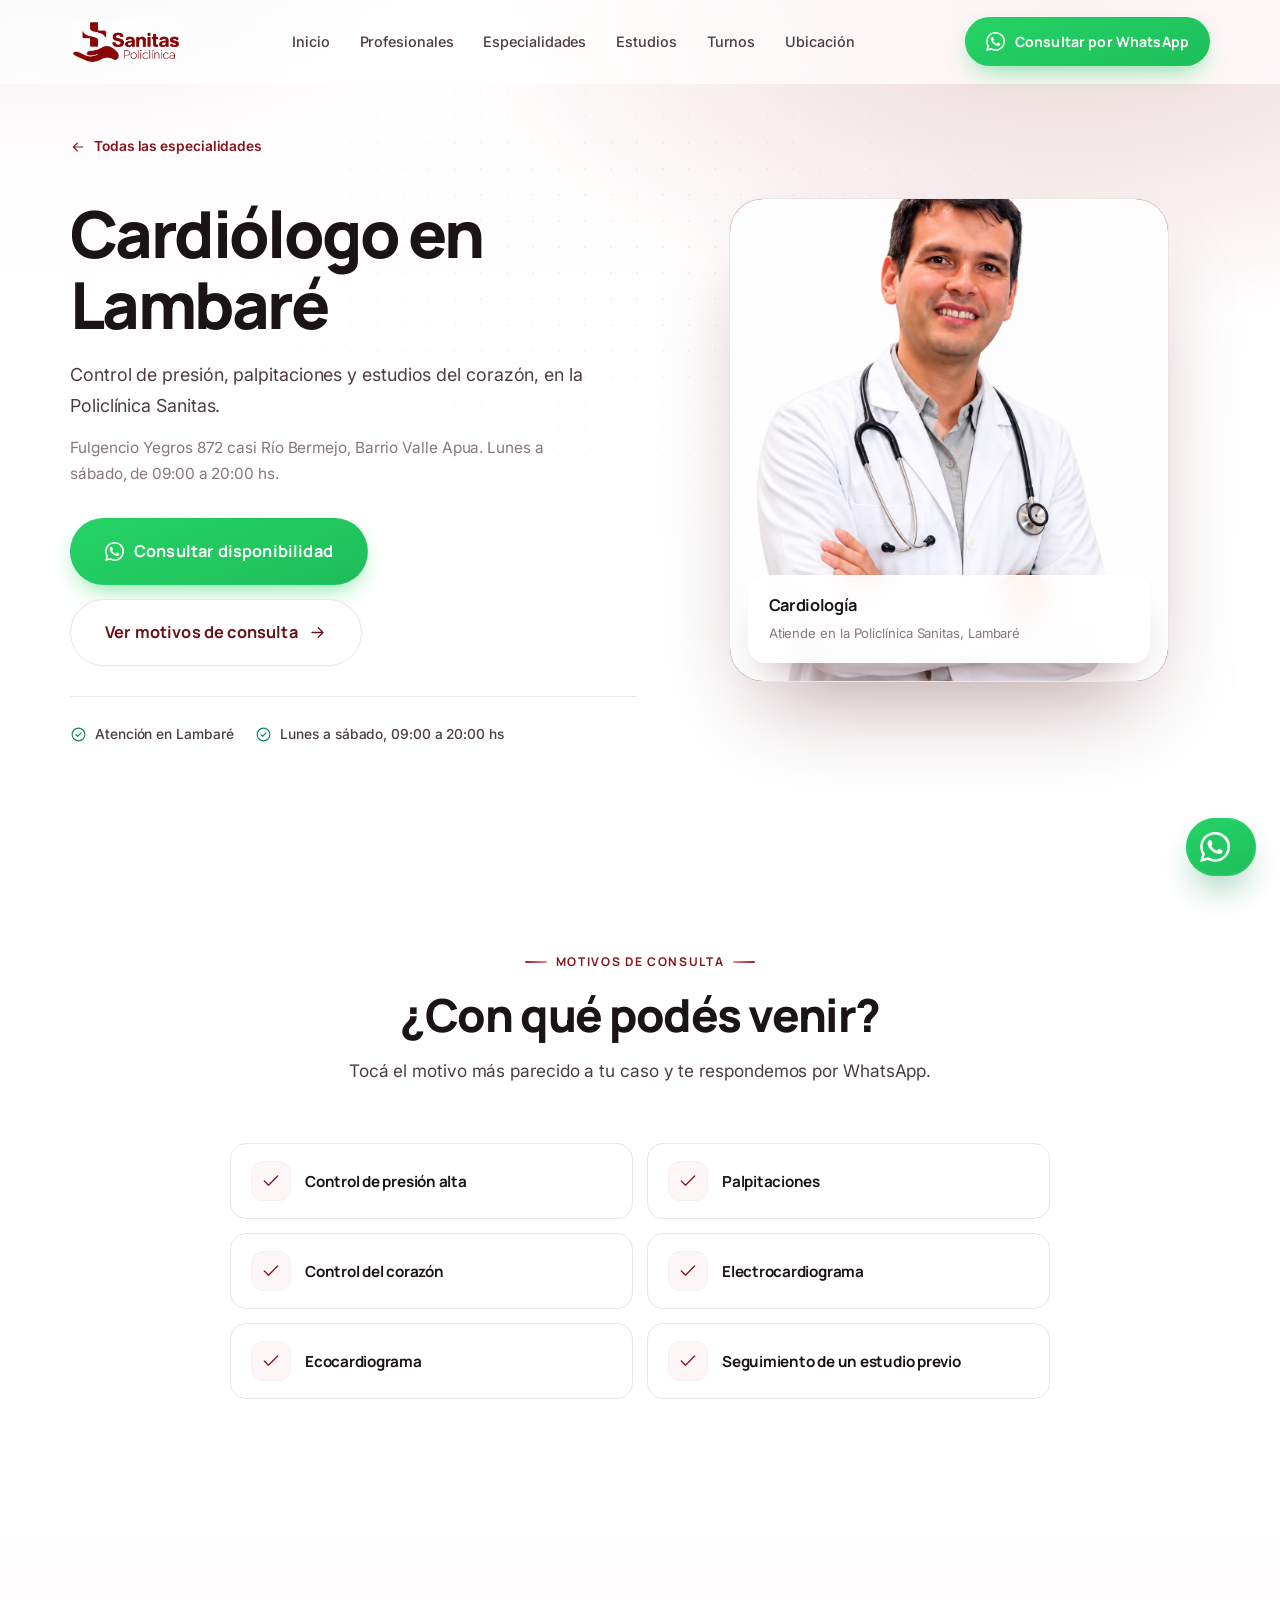
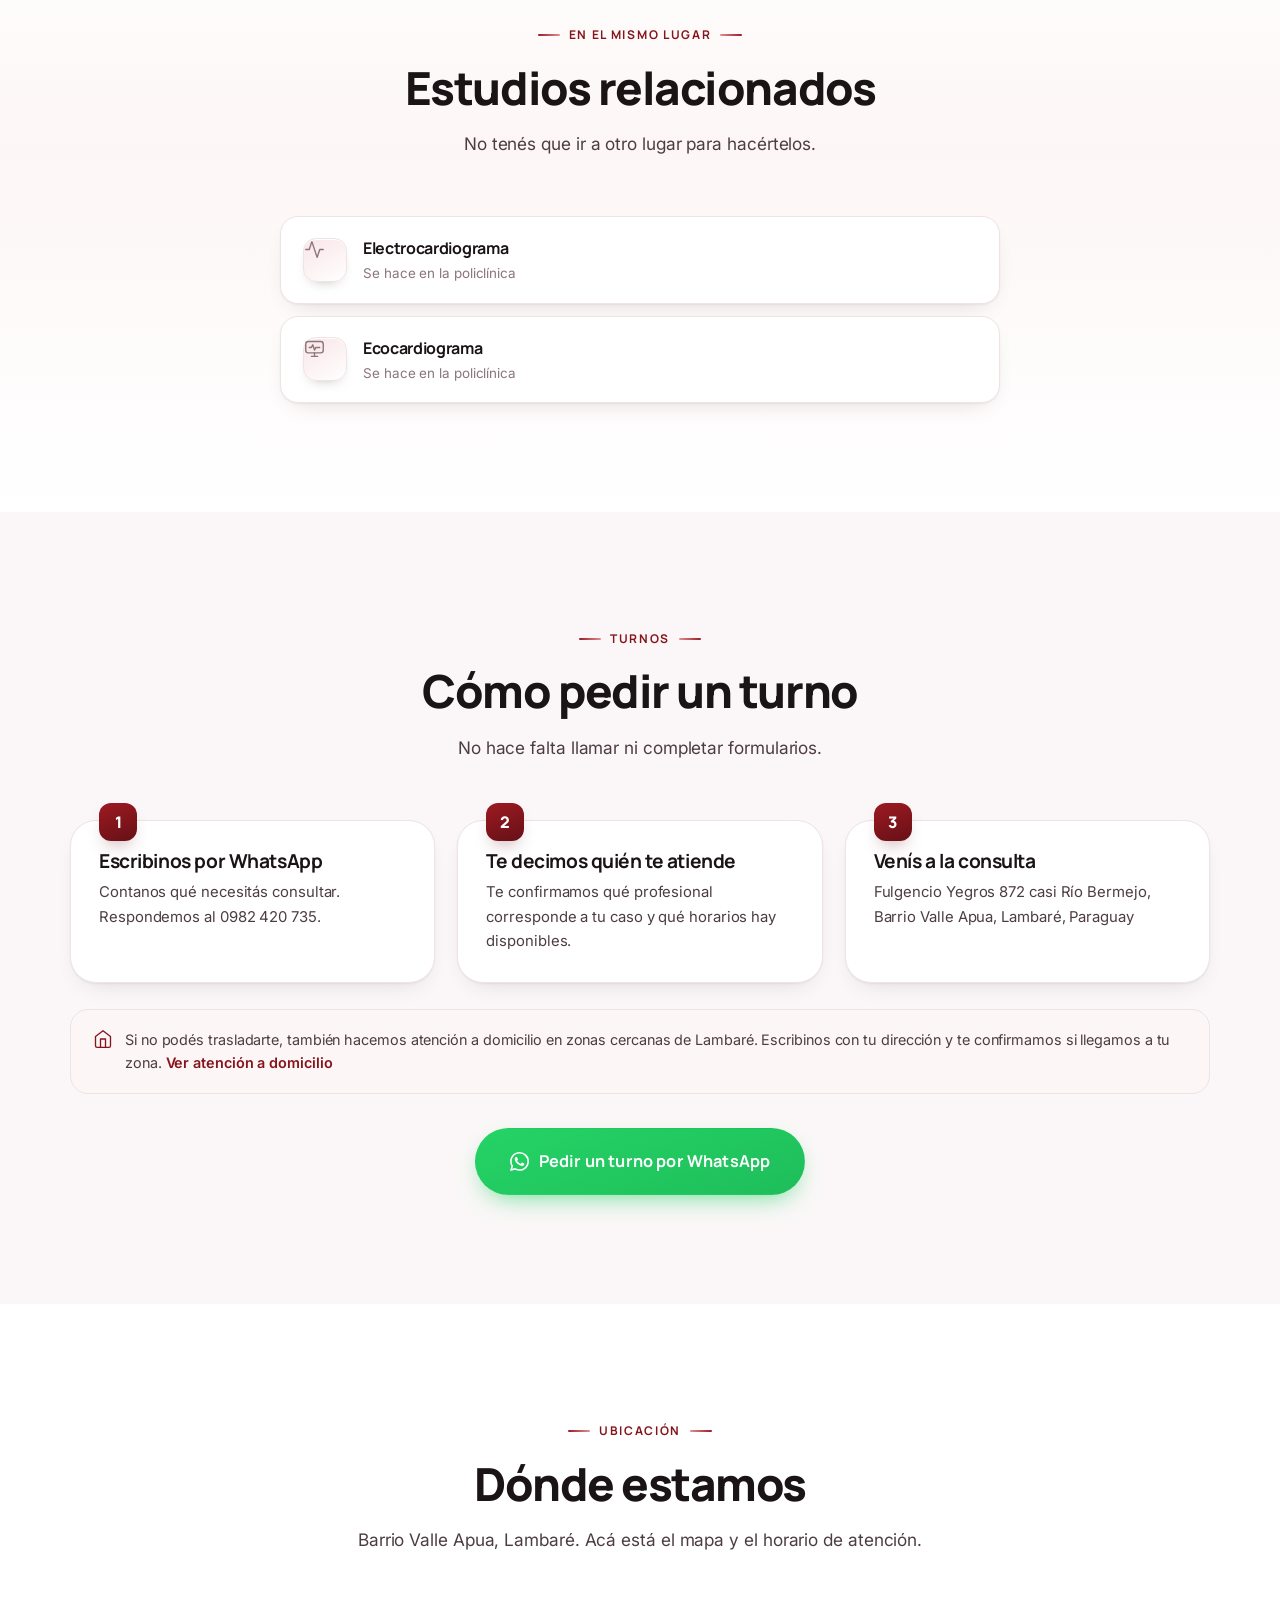
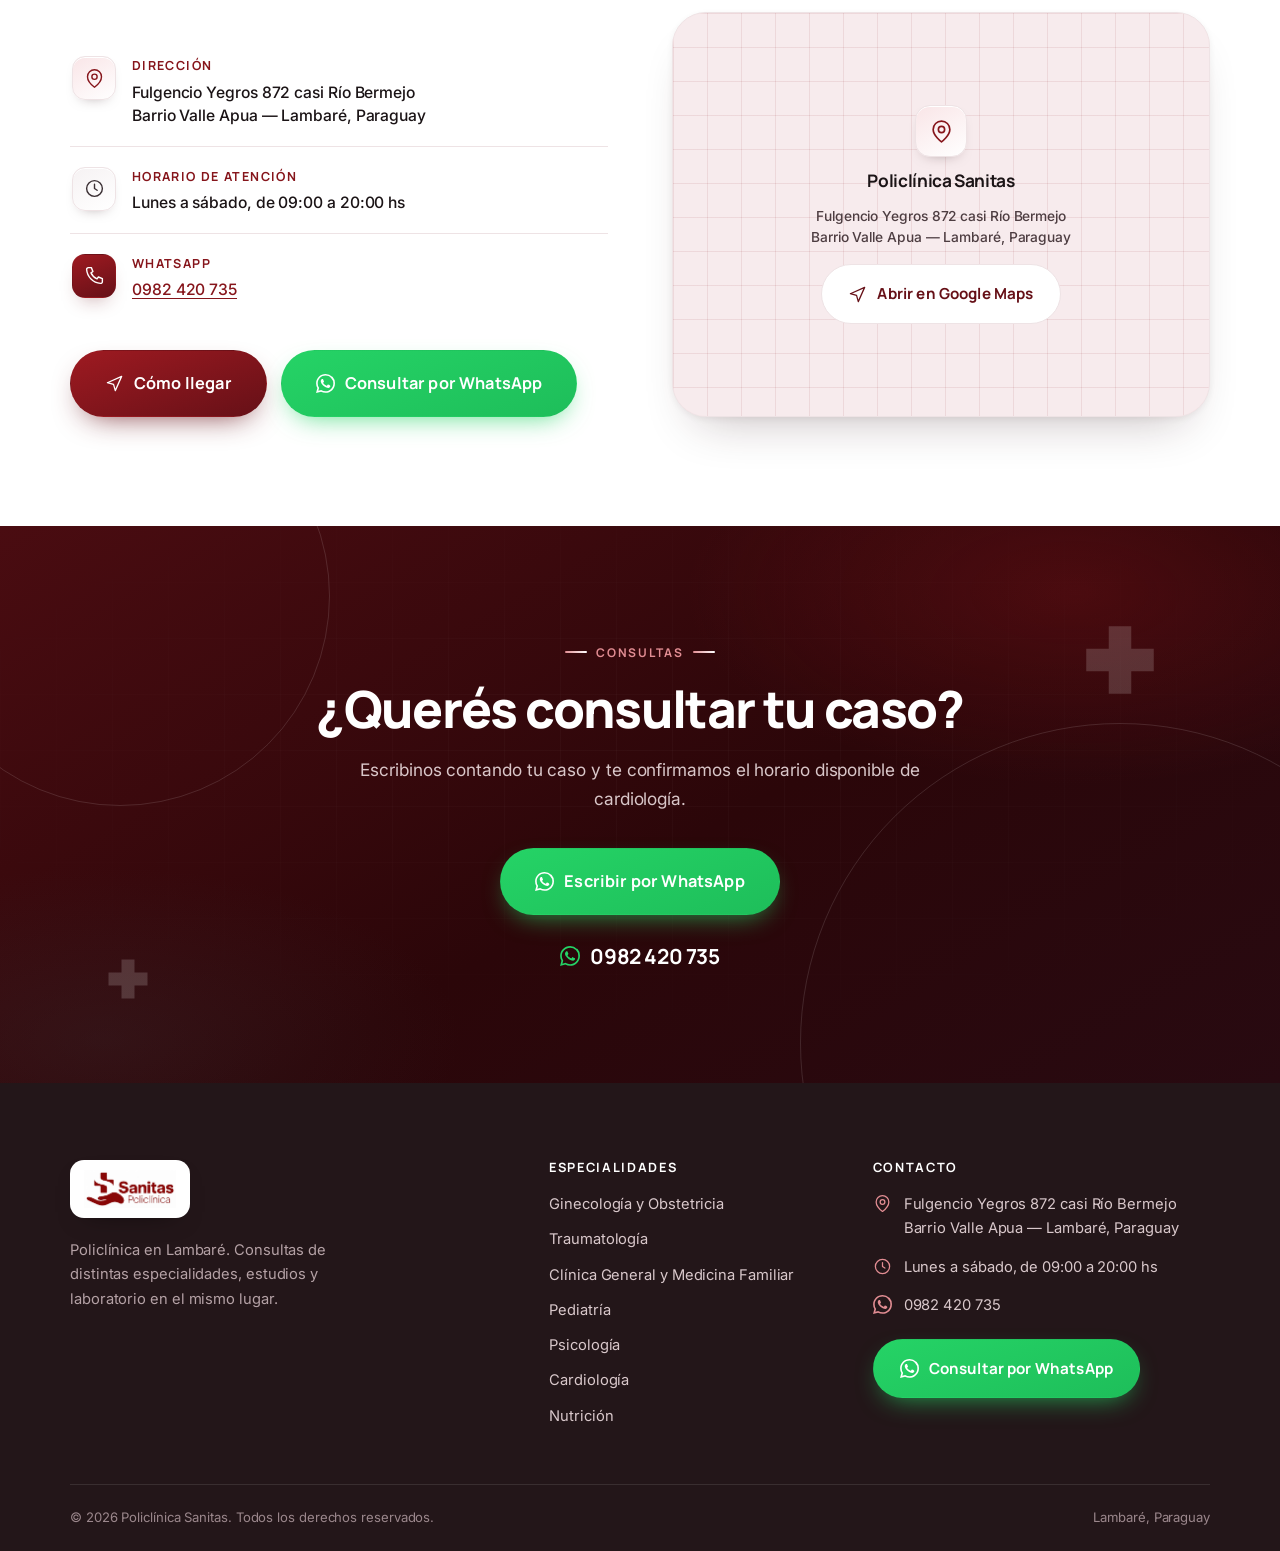
<file: especialidades/cardiologia/index.html>
<!DOCTYPE html>
<html lang="es-PY">
<head>
<meta charset="UTF-8">
<meta name="viewport" content="width=device-width, initial-scale=1, viewport-fit=cover">
<title>Cardiólogo en Lambaré | Policlínica Sanitas</title>
<meta name="description" content="Control de presión, palpitaciones y estudios del corazón, en la Policlínica Sanitas. Consultá días y horarios por WhatsApp. Fulgencio Yegros 872 casi Río Bermejo, Lambaré.">
<meta name="theme-color" content="#86151B">
<meta name="robots" content="index, follow">
<link rel="canonical" href="https://policlinicasanitas.com.py/especialidades/cardiologia/">
<meta property="og:type" content="website">
<meta property="og:locale" content="es_PY">
<meta property="og:site_name" content="Policlínica Sanitas">
<meta property="og:title" content="Cardiólogo en Lambaré | Policlínica Sanitas">
<meta property="og:description" content="Control de presión, palpitaciones y estudios del corazón, en la Policlínica Sanitas. Consultá días y horarios por WhatsApp. Fulgencio Yegros 872 casi Río Bermejo, Lambaré.">
<meta name="twitter:card" content="summary_large_image">
<link rel="icon" href="data:image/svg+xml,%3Csvg xmlns='http://www.w3.org/2000/svg' viewBox='0 0 32 32'%3E%3Crect width='32' height='32' rx='8' fill='%2386151B'/%3E%3Cpath d='M13 7h6v6h6v6h-6v6h-6v-6H7v-6h6z' fill='%23fff'/%3E%3C/svg%3E">
<link rel="preconnect" href="https://fonts.googleapis.com">
<link rel="preconnect" href="https://fonts.gstatic.com" crossorigin>
<link rel="stylesheet" href="https://fonts.googleapis.com/css2?family=Inter:wght@400;500;600&family=Manrope:wght@500;600;700;800&display=swap">
<link rel="stylesheet" href="../../assets/estilos.css">
<script>
!function(f,b,e,v,n,t,s){if(f.fbq)return;n=f.fbq=function(){n.callMethod?
n.callMethod.apply(n,arguments):n.queue.push(arguments)};if(!f._fbq)f._fbq=n;
n.push=n;n.loaded=!0;n.version='2.0';n.queue=[];t=b.createElement(e);t.async=!0;
t.src=v;s=b.getElementsByTagName(e)[0];s.parentNode.insertBefore(t,s)}(window,
document,'script','https://connect.facebook.net/en_US/fbevents.js');
fbq('init','1935288991149327');fbq('track','PageView');
</script>
<noscript><img height="1" width="1" style="display:none" alt=""
src="https://www.facebook.com/tr?id=1935288991149327&ev=PageView&noscript=1"></noscript>
</head>
<body>

<noscript><style>[data-reveal]{opacity:1!important;transform:none!important}</style></noscript>

<!-- ===== Sprite de íconos (inline: cero requests externos) ===== -->
<svg width="0" height="0" aria-hidden="true" focusable="false" style="position:absolute">
<defs>
  <symbol id="i-cross" viewBox="0 0 24 24"><path d="M9 3h6v6h6v6h-6v6H9v-6H3V9h6z" fill="currentColor" stroke="none"/></symbol>
  <symbol id="i-wa" viewBox="0 0 24 24"><path fill="currentColor" stroke="none" d="M17.472 14.382c-.297-.149-1.758-.867-2.03-.967-.273-.099-.471-.148-.67.15-.197.297-.767.966-.94 1.164-.173.199-.347.223-.644.075-.297-.15-1.255-.463-2.39-1.475-.883-.788-1.48-1.761-1.653-2.059-.173-.297-.018-.458.13-.606.134-.133.297-.347.446-.52.149-.174.198-.298.297-.497.099-.198.05-.371-.025-.52-.075-.149-.669-1.612-.916-2.207-.242-.579-.487-.5-.669-.51-.173-.008-.371-.01-.57-.01-.198 0-.52.074-.792.372-.272.297-1.04 1.016-1.04 2.479 0 1.462 1.065 2.875 1.213 3.074.149.198 2.096 3.2 5.077 4.487.709.306 1.262.489 1.694.625.712.227 1.36.195 1.872.118.571-.085 1.758-.719 2.006-1.413.248-.694.248-1.289.173-1.413-.074-.124-.272-.198-.57-.347m-5.421 7.403h-.004a9.87 9.87 0 0 1-5.031-1.378l-.361-.214-3.741.982.998-3.648-.235-.374a9.86 9.86 0 0 1-1.51-5.26c.001-5.45 4.436-9.884 9.888-9.884 2.64 0 5.122 1.03 6.988 2.898a9.82 9.82 0 0 1 2.893 6.994c-.003 5.45-4.437 9.884-9.885 9.884m8.413-18.297A11.81 11.81 0 0 0 12.05 0C5.495 0 .16 5.335.157 11.892c0 2.096.547 4.142 1.588 5.945L.057 24l6.305-1.654a11.88 11.88 0 0 0 5.683 1.448h.005c6.554 0 11.89-5.335 11.893-11.893A11.82 11.82 0 0 0 20.885 3.4"/></symbol>
  <symbol id="i-heart" viewBox="0 0 24 24"><path d="M19 14c1.49-1.46 3-3.21 3-5.5A5.5 5.5 0 0 0 16.5 3c-1.76 0-3 .5-4.5 2-1.5-1.5-2.74-2-4.5-2A5.5 5.5 0 0 0 2 8.5c0 2.3 1.5 4.05 3 5.5l7 7Z"/></symbol>
  <symbol id="i-pulse" viewBox="0 0 24 24"><path d="M22 12h-4l-3 9L9 3l-3 9H2"/></symbol>
  <symbol id="i-stetho" viewBox="0 0 24 24"><path d="M4.8 2.3A.3.3 0 1 0 5 2H4a2 2 0 0 0-2 2v5a6 6 0 0 0 12 0V4a2 2 0 0 0-2-2h-1a.2.2 0 1 0 .3.3"/><path d="M8 15v1a6 6 0 0 0 12 0v-4"/><circle cx="20" cy="10" r="2"/></symbol>
  <symbol id="i-users" viewBox="0 0 24 24"><path d="M16 21v-2a4 4 0 0 0-4-4H6a4 4 0 0 0-4 4v2"/><circle cx="9" cy="7" r="4"/><path d="M22 21v-2a4 4 0 0 0-3-3.87"/><path d="M16 3.13a4 4 0 0 1 0 7.75"/></symbol>
  <symbol id="i-user" viewBox="0 0 24 24"><circle cx="12" cy="8" r="4"/><path d="M5 21a7 7 0 0 1 14 0"/></symbol>
  <symbol id="i-pin" viewBox="0 0 24 24"><path d="M20 10c0 6-8 12-8 12s-8-6-8-12a8 8 0 0 1 16 0Z"/><circle cx="12" cy="10" r="3"/></symbol>
  <symbol id="i-home" viewBox="0 0 24 24"><path d="m3 9 9-7 9 7v11a2 2 0 0 1-2 2H5a2 2 0 0 1-2-2z"/><path d="M9 22V12h6v10"/></symbol>
  <symbol id="i-clock" viewBox="0 0 24 24"><circle cx="12" cy="12" r="9"/><path d="M12 7v5l3 2"/></symbol>
  <symbol id="i-check" viewBox="0 0 24 24"><path d="m20 6-11 11-5-5"/></symbol>
  <symbol id="i-check-c" viewBox="0 0 24 24"><circle cx="12" cy="12" r="9"/><path d="m8.4 12.2 2.4 2.4 4.8-5"/></symbol>
  <symbol id="i-arrow" viewBox="0 0 24 24"><path d="M5 12h14m-6-6 6 6-6 6"/></symbol>
  <symbol id="i-menu" viewBox="0 0 24 24"><path d="M4 7h16M4 12h16M4 17h16"/></symbol>
  <symbol id="i-close" viewBox="0 0 24 24"><path d="m6 6 12 12M18 6 6 18"/></symbol>
  <symbol id="i-calendar" viewBox="0 0 24 24"><rect x="3" y="5" width="18" height="16" rx="3"/><path d="M8 3v4M16 3v4M3 10h18"/></symbol>
  <symbol id="i-flask" viewBox="0 0 24 24"><path d="M10 2v7.3M14 9.3V2M8.5 2h7"/><path d="M14 9.3a6.5 6.5 0 1 1-4 0"/><path d="M5.6 16.5h12.8"/></symbol>
  <symbol id="i-micro" viewBox="0 0 24 24"><path d="M6 18h8M3 22h18"/><path d="M14 22a7 7 0 0 0 0-14h-1"/><path d="M9 14h2"/><path d="M9 12a2 2 0 0 1-2-2V6h6v4a2 2 0 0 1-2 2Z"/><path d="M12 6V3a1 1 0 0 0-1-1H9a1 1 0 0 0-1 1v3"/></symbol>
  <symbol id="i-smile" viewBox="0 0 24 24"><circle cx="12" cy="12" r="9"/><path d="M9 10h.01M15 10h.01"/><path d="M8.6 14.3a4.6 4.6 0 0 0 6.8 0"/></symbol>
  <symbol id="i-venus" viewBox="0 0 24 24"><circle cx="12" cy="9" r="5.2"/><path d="M12 14.2V21M9 18h6"/></symbol>
  <symbol id="i-apple" viewBox="0 0 24 24"><path d="M12 7.4c-1.5-2-4-2.6-5.6-1.2C4.4 7.6 4.6 11.2 6 14.2c1 2.2 2.6 4 4 4 .9 0 1.3-.4 2-.4s1.1.4 2 .4c1.4 0 3-1.8 4-4 1.4-3 1.6-6.6-.4-8.2-1.6-1.4-4.1-.8-5.6 1.4Z"/><path d="M12 7.4c0-1.8.7-3.1 2.6-3.9"/></symbol>
  <symbol id="i-bone" viewBox="0 0 24 24"><path d="M8.6 15.4 15.4 8.6"/><circle cx="6.4" cy="15.6" r="2.5"/><circle cx="8.4" cy="17.6" r="2.5"/><circle cx="15.6" cy="6.4" r="2.5"/><circle cx="17.6" cy="8.4" r="2.5"/></symbol>
  <symbol id="i-mind" viewBox="0 0 24 24"><circle cx="12" cy="12" r="9"/><path d="M12 16.8s-3.4-2.1-3.4-4.3a1.9 1.9 0 0 1 3.4-1.2 1.9 1.9 0 0 1 3.4 1.2c0 2.2-3.4 4.3-3.4 4.3Z"/></symbol>
  <symbol id="i-cloud" viewBox="0 0 24 24"><path d="M7 18.5a4.2 4.2 0 0 1-.6-8.36 5.6 5.6 0 0 1 10.8-1.1A4.2 4.2 0 0 1 17 18.5Z"/></symbol>
  <symbol id="i-wind" viewBox="0 0 24 24"><path d="M4 8h9.5a2.8 2.8 0 1 0-2.8-2.8"/><path d="M4 12h13a2.8 2.8 0 1 1-2.8 2.8"/><path d="M4 16h6.5"/></symbol>
  <symbol id="i-cap" viewBox="0 0 24 24"><path d="m2.5 9 9.5-4.6L21.5 9 12 13.6z"/><path d="M6.5 11.2V16c0 1.6 2.5 2.8 5.5 2.8s5.5-1.2 5.5-2.8v-4.8"/></symbol>
  <symbol id="i-bulb" viewBox="0 0 24 24"><path d="M9.5 18.5h5M10.5 21.5h3"/><path d="M12 2.5a6.3 6.3 0 0 0-3.7 11.4c.5.4.8 1 .9 1.6h5.6c.1-.6.4-1.2.9-1.6A6.3 6.3 0 0 0 12 2.5Z"/></symbol>
  <symbol id="i-clip" viewBox="0 0 24 24"><path d="M9 4H7a2 2 0 0 0-2 2v13a2 2 0 0 0 2 2h10a2 2 0 0 0 2-2V6a2 2 0 0 0-2-2h-2"/><rect x="9" y="2.5" width="6" height="4" rx="1.4"/><path d="M9 12h6M9 16h4"/></symbol>
  <symbol id="i-syringe" viewBox="0 0 24 24"><path d="m17 3 4 4"/><path d="m19.5 5.5-9 9"/><path d="m14 6 4 4"/><path d="M12.5 7.5 6 14a2 2 0 0 0 0 2.8l1.2 1.2a2 2 0 0 0 2.8 0l6.5-6.5"/><path d="m7 17-4 4"/></symbol>
  <symbol id="i-cast" viewBox="0 0 24 24"><rect x="1.6" y="8" width="20.8" height="8" rx="4" transform="rotate(-45 12 12)"/><path d="M10.8 10.8h.01M13.2 13.2h.01M13.2 10.8h.01M10.8 13.2h.01"/></symbol>
  <symbol id="i-monitor" viewBox="0 0 24 24"><rect x="2" y="4" width="20" height="13" rx="3"/><path d="M8.5 21h7M12 17v4"/><path d="M6 10.8h2.4L10 7.8l2 6 1.5-3H18"/></symbol>
  <symbol id="i-drop" viewBox="0 0 24 24"><path d="M12 2.8s6.2 6.6 6.2 10.4a6.2 6.2 0 0 1-12.4 0C5.8 9.4 12 2.8 12 2.8Z"/></symbol>
  <symbol id="i-shield" viewBox="0 0 24 24"><path d="M12 2.8 4.5 5.8v5.7c0 4.5 3.2 8.5 7.5 9.7 4.3-1.2 7.5-5.2 7.5-9.7V5.8z"/><path d="m8.9 11.8 2.3 2.3 4-4.3"/></symbol>
  <symbol id="i-phone" viewBox="0 0 24 24"><path d="M5 3h3.4l1.8 4.4-2.2 1.6a13 13 0 0 0 6.9 6.9l1.6-2.2L21 15.5V19a2 2 0 0 1-2.2 2A17.2 17.2 0 0 1 3 5.2 2 2 0 0 1 5 3Z"/></symbol>
  <symbol id="i-nav" viewBox="0 0 24 24"><path d="m3 11 18-8-8 18-2.2-7.8z"/></symbol>
  <symbol id="i-building" viewBox="0 0 24 24"><path d="M4 21V6a2 2 0 0 1 2-2h7a2 2 0 0 1 2 2v15"/><path d="M15 9h3a2 2 0 0 1 2 2v10"/><path d="M2 21h20M8 8h3M8 12h3M8 16h3"/></symbol>
  <symbol id="i-leaf" viewBox="0 0 24 24"><path d="M4.5 19.5C4.5 11.5 9.8 5.4 20 4.5c0 10.8-5.9 15.9-13 15.9H4.5Z"/><path d="M5.5 18.5c3-5 6.2-7.2 10.5-8.5"/></symbol>
  <symbol id="i-sparkle" viewBox="0 0 24 24"><path d="m11 3 1.9 5.1L18 10l-5.1 1.9L11 17l-1.9-5.1L4 10l5.1-1.9z"/><path d="m18 15.5.8 2.2 2.2.8-2.2.8-.8 2.2-.8-2.2-2.2-.8 2.2-.8z"/></symbol>
  <symbol id="i-hand" viewBox="0 0 24 24"><path d="M11 17H8.6a3 3 0 0 1-2.1-.9L3 12.6l1.2-1.2a2 2 0 0 1 2.6-.2L8.5 12.5V5.8a1.7 1.7 0 0 1 3.4 0V11"/><path d="M18.5 6.6a2.3 2.3 0 0 0-3.3 0L14 7.8l-1.2-1.2a2.3 2.3 0 1 0-3.3 3.3L14 14.4l4.5-4.5a2.3 2.3 0 0 0 0-3.3Z"/></symbol>
</defs>
</svg>

<header class="hdr" id="hdr">
  <div class="wrap">
    <a href="../../index.html" class="logo" aria-label="Policlínica Sanitas — inicio">
      <img class="logo-full" src="../../fotos/logo.jpeg" alt="Policlínica Sanitas" width="243" height="100" decoding="async">
    </a>
    <nav class="nav" id="nav" aria-label="Navegación principal">
      <a href="../../index.html#inicio">Inicio</a>
      <a href="../../index.html#profesionales">Profesionales</a>
      <a href="../../index.html#especialidades">Especialidades</a>
      <a href="../../index.html#estudios">Estudios</a>
      <a href="../../index.html#turnos">Turnos</a>
      <a href="../../index.html#ubicacion">Ubicación</a>
    </nav>
    <div class="hdr-cta">
      <a class="btn btn--wa" href="https://wa.me/595982420735?text=Hola%2C%20quiero%20consultar%20disponibilidad%20en%20la%20Policl%C3%ADnica%20Sanitas." target="_blank" rel="noopener">
        <svg class="ico" aria-hidden="true"><use href="#i-wa"/></svg> Consultar por WhatsApp
      </a>
      <button class="burger" id="burger" aria-label="Abrir menú" aria-expanded="false" aria-controls="mnav">
        <svg class="ico" id="burger-i" aria-hidden="true"><use href="#i-menu"/></svg>
      </button>
    </div>
  </div>
</header>

<div class="mnav" id="mnav">
  <a href="../../index.html#inicio">Inicio</a>
  <a href="../../index.html#profesionales">Profesionales</a>
  <a href="../../index.html#especialidades">Especialidades</a>
  <a href="../../index.html#estudios">Estudios</a>
  <a href="../../index.html#turnos">Turnos</a>
  <a href="../../index.html#ubicacion">Ubicación</a>
  <a class="btn btn--wa btn--block" href="https://wa.me/595982420735?text=Hola%2C%20quiero%20consultar%20disponibilidad%20en%20la%20Policl%C3%ADnica%20Sanitas." target="_blank" rel="noopener">
    <svg class="ico" aria-hidden="true"><use href="#i-wa"/></svg> Consultar por WhatsApp
  </a>
</div>

<main id="inicio">

<section class="hero" id="hero">
  <div class="wrap hero-grid">
    <div class="hero-copy">
      <a class="volver" href="../../index.html"><svg aria-hidden="true"><use href="#i-arrow"/></svg> Todas las especialidades</a>
      <h1 data-reveal>Cardiólogo en Lambaré</h1>
      <p class="hero-sub" data-reveal style="--d:120ms">Control de presión, palpitaciones y estudios del corazón, en la Policlínica Sanitas.</p>
      <p class="hero-note" data-reveal style="--d:180ms">Fulgencio Yegros 872 casi Río Bermejo, Barrio Valle Apua. Lunes a sábado, de 09:00 a 20:00 hs.</p>
      <div class="btn-row" data-reveal style="--d:240ms">
        <a class="btn btn--wa btn--lg" href="https://wa.me/595982420735?text=Hola%2C%20quiero%20consultar%20disponibilidad%20de%20Cardiolog%C3%ADa%20en%20la%20Policl%C3%ADnica%20Sanitas." target="_blank" rel="noopener">
          <svg class="ico" aria-hidden="true"><use href="#i-wa"/></svg> Consultar disponibilidad
        </a>
        <a class="btn btn--ghost btn--lg" href="#motivos">Ver motivos de consulta <svg class="ico" aria-hidden="true"><use href="#i-arrow"/></svg></a>
      </div>
      <div class="hero-mini" data-reveal style="--d:300ms">
        <span><svg aria-hidden="true"><use href="#i-check-c"/></svg> Atención en Lambaré</span>
        <span><svg aria-hidden="true"><use href="#i-check-c"/></svg> Lunes a sábado, 09:00 a 20:00 hs</span>
      </div>
    </div>
    <div data-reveal style="--d:140ms">
      <div class="pro-hero">
        <span class="pro-ph"><svg aria-hidden="true"><use href="#i-heart"/></svg></span>
        <img class="photo-img" src="../../fotos/equipo/cardiologia.jpg" alt="Profesional de Cardiología de la Policlínica Sanitas"
             width="600" height="660" decoding="async" onerror="this.remove()">
        <div class="tag-esp">
          <b>Cardiología</b>
          <span>Atiende en la Policlínica Sanitas, Lambaré</span>
        </div>
      </div>
    </div>
  </div>
</section>

<section class="sec" id="motivos">
  <div class="wrap" style="max-width:860px">
    <div class="sec-head center" data-reveal>
      <span class="eyebrow">Motivos de consulta</span>
      <h2>¿Con qué podés venir?</h2>
      <p class="lead" style="margin-top:16px">Tocá el motivo más parecido a tu caso y te respondemos por WhatsApp.</p>
    </div>
    <div class="motivos" style="grid-template-columns:repeat(2,1fr)">
      <a class="motivo" data-reveal style="--d:0ms" href="https://wa.me/595982420735?text=Hola%2C%20quiero%20consultar%20por%20Cardiolog%C3%ADa.%20Mi%20caso%20es%3A%20control%20de%20presi%C3%B3n%20alta." target="_blank" rel="noopener">
        <span class="b"><svg class="ico" aria-hidden="true"><use href="#i-check"/></svg></span> Control de presión alta
        <svg class="arw" aria-hidden="true"><use href="#i-arrow"/></svg></a>
      <a class="motivo" data-reveal style="--d:50ms" href="https://wa.me/595982420735?text=Hola%2C%20quiero%20consultar%20por%20Cardiolog%C3%ADa.%20Mi%20caso%20es%3A%20palpitaciones." target="_blank" rel="noopener">
        <span class="b"><svg class="ico" aria-hidden="true"><use href="#i-check"/></svg></span> Palpitaciones
        <svg class="arw" aria-hidden="true"><use href="#i-arrow"/></svg></a>
      <a class="motivo" data-reveal style="--d:100ms" href="https://wa.me/595982420735?text=Hola%2C%20quiero%20consultar%20por%20Cardiolog%C3%ADa.%20Mi%20caso%20es%3A%20control%20del%20coraz%C3%B3n." target="_blank" rel="noopener">
        <span class="b"><svg class="ico" aria-hidden="true"><use href="#i-check"/></svg></span> Control del corazón
        <svg class="arw" aria-hidden="true"><use href="#i-arrow"/></svg></a>
      <a class="motivo" data-reveal style="--d:150ms" href="https://wa.me/595982420735?text=Hola%2C%20quiero%20consultar%20por%20Cardiolog%C3%ADa.%20Mi%20caso%20es%3A%20electrocardiograma." target="_blank" rel="noopener">
        <span class="b"><svg class="ico" aria-hidden="true"><use href="#i-check"/></svg></span> Electrocardiograma
        <svg class="arw" aria-hidden="true"><use href="#i-arrow"/></svg></a>
      <a class="motivo" data-reveal style="--d:200ms" href="https://wa.me/595982420735?text=Hola%2C%20quiero%20consultar%20por%20Cardiolog%C3%ADa.%20Mi%20caso%20es%3A%20ecocardiograma." target="_blank" rel="noopener">
        <span class="b"><svg class="ico" aria-hidden="true"><use href="#i-check"/></svg></span> Ecocardiograma
        <svg class="arw" aria-hidden="true"><use href="#i-arrow"/></svg></a>
      <a class="motivo" data-reveal style="--d:250ms" href="https://wa.me/595982420735?text=Hola%2C%20quiero%20consultar%20por%20Cardiolog%C3%ADa.%20Mi%20caso%20es%3A%20seguimiento%20de%20un%20estudio%20previo." target="_blank" rel="noopener">
        <span class="b"><svg class="ico" aria-hidden="true"><use href="#i-check"/></svg></span> Seguimiento de un estudio previo
        <svg class="arw" aria-hidden="true"><use href="#i-arrow"/></svg></a>
    </div>
  </div>
</section>

<section class="sec sec--sky">
  <div class="wrap" style="max-width:760px">
    <div class="sec-head center" data-reveal>
      <span class="eyebrow">En el mismo lugar</span>
      <h2>Estudios relacionados</h2>
      <p class="lead" style="margin-top:16px">No tenés que ir a otro lugar para hacértelos.</p>
    </div>
    <div class="proc-list">
        <div class="proc"><span class="itile"><svg class="ico" aria-hidden="true"><use href="#i-pulse"/></svg></span><div><b>Electrocardiograma</b><span>Se hace en la policlínica</span></div></div>
        <div class="proc"><span class="itile"><svg class="ico" aria-hidden="true"><use href="#i-monitor"/></svg></span><div><b>Ecocardiograma</b><span>Se hace en la policlínica</span></div></div>
    </div>
  </div>
</section>

<section class="sec sec--alt" id="turnos">
  <div class="wrap">
    <div class="sec-head center" data-reveal>
      <span class="eyebrow">Turnos</span>
      <h2>Cómo pedir un turno</h2>
      <p class="lead" style="margin-top:16px">No hace falta llamar ni completar formularios.</p>
    </div>
    <div class="pasos">
      <article class="paso" data-reveal>
        <h3>Escribinos por WhatsApp</h3>
        <p>Contanos qué necesitás consultar. Respondemos al 0982 420 735.</p>
      </article>
      <article class="paso" data-reveal style="--d:90ms">
        <h3>Te decimos quién te atiende</h3>
        <p>Te confirmamos qué profesional corresponde a tu caso y qué horarios hay disponibles.</p>
      </article>
      <article class="paso" data-reveal style="--d:180ms">
        <h3>Venís a la consulta</h3>
        <p>Fulgencio Yegros 872 casi Río Bermejo, Barrio Valle Apua, Lambaré, Paraguay</p>
      </article>
    </div>
    <div class="paso-nota" data-reveal>
      <svg aria-hidden="true"><use href="#i-home"/></svg>
      <span>Si no podés trasladarte, también hacemos atención a domicilio en zonas cercanas de Lambaré.
      Escribinos con tu dirección y te confirmamos si llegamos a tu zona.
      <a href="../../index.html#domicilio" style="color:var(--red-700);font-weight:600">Ver atención a domicilio</a></span>
    </div>
    <div class="center" style="margin-top:34px" data-reveal>
      <a class="btn btn--wa btn--lg" href="https://wa.me/595982420735?text=Hola%2C%20quiero%20pedir%20un%20turno%20en%20la%20Policl%C3%ADnica%20Sanitas." target="_blank" rel="noopener">
        <svg class="ico" aria-hidden="true"><use href="#i-wa"/></svg> Pedir un turno por WhatsApp
      </a>
    </div>
  </div>
</section>

<section class="sec" id="ubicacion">
  <div class="wrap">
    <div class="sec-head center" data-reveal>
      <span class="eyebrow">Ubicación</span>
      <h2>Dónde estamos</h2>
      <p class="lead" style="margin-top:16px">Barrio Valle Apua, Lambaré. Acá está el mapa y el horario de atención.</p>
    </div>
    <div class="split" style="align-items:stretch">
      <div data-reveal>
        <div class="info-rows">
          <div class="info-row">
            <span class="itile"><svg class="ico" aria-hidden="true"><use href="#i-pin"/></svg></span>
            <div><b>Dirección</b><p>Fulgencio Yegros 872 casi Río Bermejo<br>Barrio Valle Apua — Lambaré, Paraguay</p></div>
          </div>
          <div class="info-row">
            <span class="itile itile--soft"><svg class="ico" aria-hidden="true"><use href="#i-clock"/></svg></span>
            <div><b>Horario de atención</b><p>Lunes a sábado, de 09:00 a 20:00 hs</p></div>
          </div>
          <div class="info-row">
            <span class="itile itile--accent"><svg class="ico" aria-hidden="true"><use href="#i-phone"/></svg></span>
            <div><b>WhatsApp</b><p><a href="https://wa.me/595982420735?text=Hola%2C%20quiero%20consultar%20disponibilidad%20en%20la%20Policl%C3%ADnica%20Sanitas." target="_blank" rel="noopener">0982 420 735</a></p></div>
          </div>
        </div>
        <div class="btn-row">
          <a class="btn btn--brand btn--lg" href="https://www.google.com/maps/dir/?api=1&amp;destination=-25.3465404%2C-57.6000046" target="_blank" rel="noopener">
            <svg class="ico" aria-hidden="true"><use href="#i-nav"/></svg> Cómo llegar
          </a>
          <a class="btn btn--wa btn--lg" href="https://wa.me/595982420735?text=Hola%2C%20quiero%20consultar%20disponibilidad%20en%20la%20Policl%C3%ADnica%20Sanitas." target="_blank" rel="noopener">
            <svg class="ico" aria-hidden="true"><use href="#i-wa"/></svg> Consultar por WhatsApp
          </a>
        </div>
      </div>
      <div data-reveal style="--d:120ms">
        <div class="map-card" id="mapCard">
          <div class="map-ph">
            <span class="itile"><svg class="ico" aria-hidden="true"><use href="#i-pin"/></svg></span>
            <b>Policlínica Sanitas</b>
            <span>Fulgencio Yegros 872 casi Río Bermejo<br>Barrio Valle Apua — Lambaré, Paraguay</span>
            <a class="btn btn--ghost" href="https://www.google.com/maps/search/?api=1&amp;query=-25.3465404%2C-57.6000046" target="_blank" rel="noopener">
              <svg class="ico" aria-hidden="true"><use href="#i-nav"/></svg> Abrir en Google Maps
            </a>
          </div>
        </div>
      </div>
    </div>
  </div>
</section>

<section class="sec dark cta-final" id="contacto">
  <div class="cta-orbs" aria-hidden="true">
    <span class="o" style="width:420px;height:420px;top:-140px;left:-90px"></span>
    <span class="o" style="width:640px;height:640px;bottom:-280px;right:-160px"></span>
    <svg class="cta-cross" style="width:90px;top:16%;right:9%" viewBox="0 0 24 24" aria-hidden="true"><use href="#i-cross"/></svg>
    <svg class="cta-cross" style="width:52px;bottom:14%;left:8%;animation-delay:1.4s" viewBox="0 0 24 24" aria-hidden="true"><use href="#i-cross"/></svg>
  </div>
  <div class="wrap">
    <span class="eyebrow" data-reveal>Consultas</span>
    <h2 data-reveal style="--d:70ms">¿Querés consultar tu caso?</h2>
    <p class="lead" data-reveal style="--d:140ms;color:rgba(250,236,238,.84);max-width:620px;margin-inline:auto">Escribinos contando tu caso y te confirmamos el horario disponible de cardiología.</p>
    <div class="btn-row" data-reveal style="--d:210ms">
      <a class="btn btn--wa btn--lg" href="https://wa.me/595982420735?text=Hola%2C%20quiero%20consultar%20disponibilidad%20en%20la%20Policl%C3%ADnica%20Sanitas." target="_blank" rel="noopener">
        <svg class="ico" aria-hidden="true"><use href="#i-wa"/></svg> Escribir por WhatsApp
      </a>
    </div>
    <div data-reveal style="--d:280ms">
      <a class="cta-num" href="https://wa.me/595982420735?text=Hola%2C%20quiero%20consultar%20disponibilidad%20en%20la%20Policl%C3%ADnica%20Sanitas." target="_blank" rel="noopener">
        <svg aria-hidden="true"><use href="#i-wa"/></svg> 0982 420 735
      </a>
    </div>
  </div>
</section>

</main>
<script>window.SANITAS_PAGINA = 'cardiologia';</script>

<footer class="ftr">
  <div class="wrap">
    <div class="ftr-grid">
      <div>
        <a href="../../index.html" class="logo" aria-label="Policlínica Sanitas — inicio">
          <span class="logo-plate"><img class="logo-full" src="../../fotos/logo.jpeg" alt="Policlínica Sanitas" width="243" height="100" decoding="async"></span>
        </a>
        <p class="ftr-claim">Policlínica en Lambaré. Consultas de distintas especialidades, estudios y laboratorio en el mismo lugar.</p>
      </div>
      <div>
        <h4>Especialidades</h4>
        <ul>
          <li><a href="../../especialidades/ginecologia-obstetricia/index.html">Ginecología y Obstetricia</a></li>
          <li><a href="../../especialidades/traumatologia/index.html">Traumatología</a></li>
          <li><a href="../../especialidades/medicina-familiar/index.html">Clínica General y Medicina Familiar</a></li>
          <li><a href="../../especialidades/pediatria/index.html">Pediatría</a></li>
          <li><a href="../../especialidades/psicologia/index.html">Psicología</a></li>
          <li><a href="../../especialidades/cardiologia/index.html">Cardiología</a></li>
          <li><a href="../../especialidades/nutricion/index.html">Nutrición</a></li>
        </ul>
      </div>
      <div>
        <h4>Contacto</h4>
        <div class="ftr-contact">
          <div><svg aria-hidden="true"><use href="#i-pin"/></svg><span>Fulgencio Yegros 872 casi Río Bermejo<br>Barrio Valle Apua — Lambaré, Paraguay</span></div>
          <div><svg aria-hidden="true"><use href="#i-clock"/></svg><span>Lunes a sábado, de 09:00 a 20:00 hs</span></div>
          <div><svg aria-hidden="true"><use href="#i-wa"/></svg><span><a href="https://wa.me/595982420735?text=Hola%2C%20quiero%20consultar%20disponibilidad%20en%20la%20Policl%C3%ADnica%20Sanitas." target="_blank" rel="noopener">0982 420 735</a></span></div>
        </div>
        <a class="btn btn--wa" style="margin-top:22px" href="https://wa.me/595982420735?text=Hola%2C%20quiero%20consultar%20disponibilidad%20en%20la%20Policl%C3%ADnica%20Sanitas." target="_blank" rel="noopener">
          <svg class="ico" aria-hidden="true"><use href="#i-wa"/></svg> Consultar por WhatsApp
        </a>
      </div>
    </div>
    <div class="ftr-bottom">
      <span>© 2026 Policlínica Sanitas. Todos los derechos reservados.</span>
      <span>Lambaré, Paraguay</span>
    </div>
  </div>
</footer>

<a class="wa-float" href="https://wa.me/595982420735?text=Hola%2C%20quiero%20consultar%20disponibilidad%20en%20la%20Policl%C3%ADnica%20Sanitas." target="_blank" rel="noopener" aria-label="Consultar disponibilidad por WhatsApp">
  <svg aria-hidden="true"><use href="#i-wa"/></svg>
  <span class="lbl">Consultá tu turno</span>
</a>

<div class="wa-bar">
  <a class="btn btn--wa btn--lg btn--block" href="https://wa.me/595982420735?text=Hola%2C%20quiero%20consultar%20disponibilidad%20en%20la%20Policl%C3%ADnica%20Sanitas." target="_blank" rel="noopener">
    <svg class="ico" aria-hidden="true"><use href="#i-wa"/></svg> Consultar por WhatsApp
  </a>
</div>

<script type="application/ld+json">
{
  "@context":"https://schema.org",
  "@type":"MedicalClinic",
  "name":"Policlínica Sanitas",
  "description":"Policlínica en Lambaré, Paraguay. Consultas de distintas especialidades, estudios, laboratorio y atención a domicilio en zonas cercanas.",
  "address":{
    "@type":"PostalAddress",
    "streetAddress":"Fulgencio Yegros 872 casi Río Bermejo, Barrio Valle Apua",
    "addressLocality":"Lambaré",
    "addressRegion":"Central",
    "postalCode":"110718",
    "addressCountry":"PY"
  },
  "geo":{"@type":"GeoCoordinates","latitude":-25.3465404,"longitude":-57.6000046},
  "hasMap":"https://www.google.com/maps/search/?api=1&query=-25.3465404%2C-57.6000046",
  "areaServed":"Lambaré, Paraguay",
  "telephone":"+595982420735",
  "openingHoursSpecification":[{
    "@type":"OpeningHoursSpecification",
    "dayOfWeek":["Monday","Tuesday","Wednesday","Thursday","Friday","Saturday"],
    "opens":"09:00","closes":"20:00"
  }],
  "availableService":[
    {"@type":"MedicalSpecialty","name":"Ginecología y Obstetricia"},
    {"@type":"MedicalSpecialty","name":"Traumatología"},
    {"@type":"MedicalSpecialty","name":"Clínica General y Medicina Familiar"},
    {"@type":"MedicalSpecialty","name":"Pediatría"},
    {"@type":"MedicalSpecialty","name":"Psicología"},
    {"@type":"MedicalSpecialty","name":"Nutrición"},
    {"@type":"MedicalSpecialty","name":"Cardiología"}
  ]
}
</script>

<script src="../../assets/app.js" defer></script>
</body>
</html>
</file>
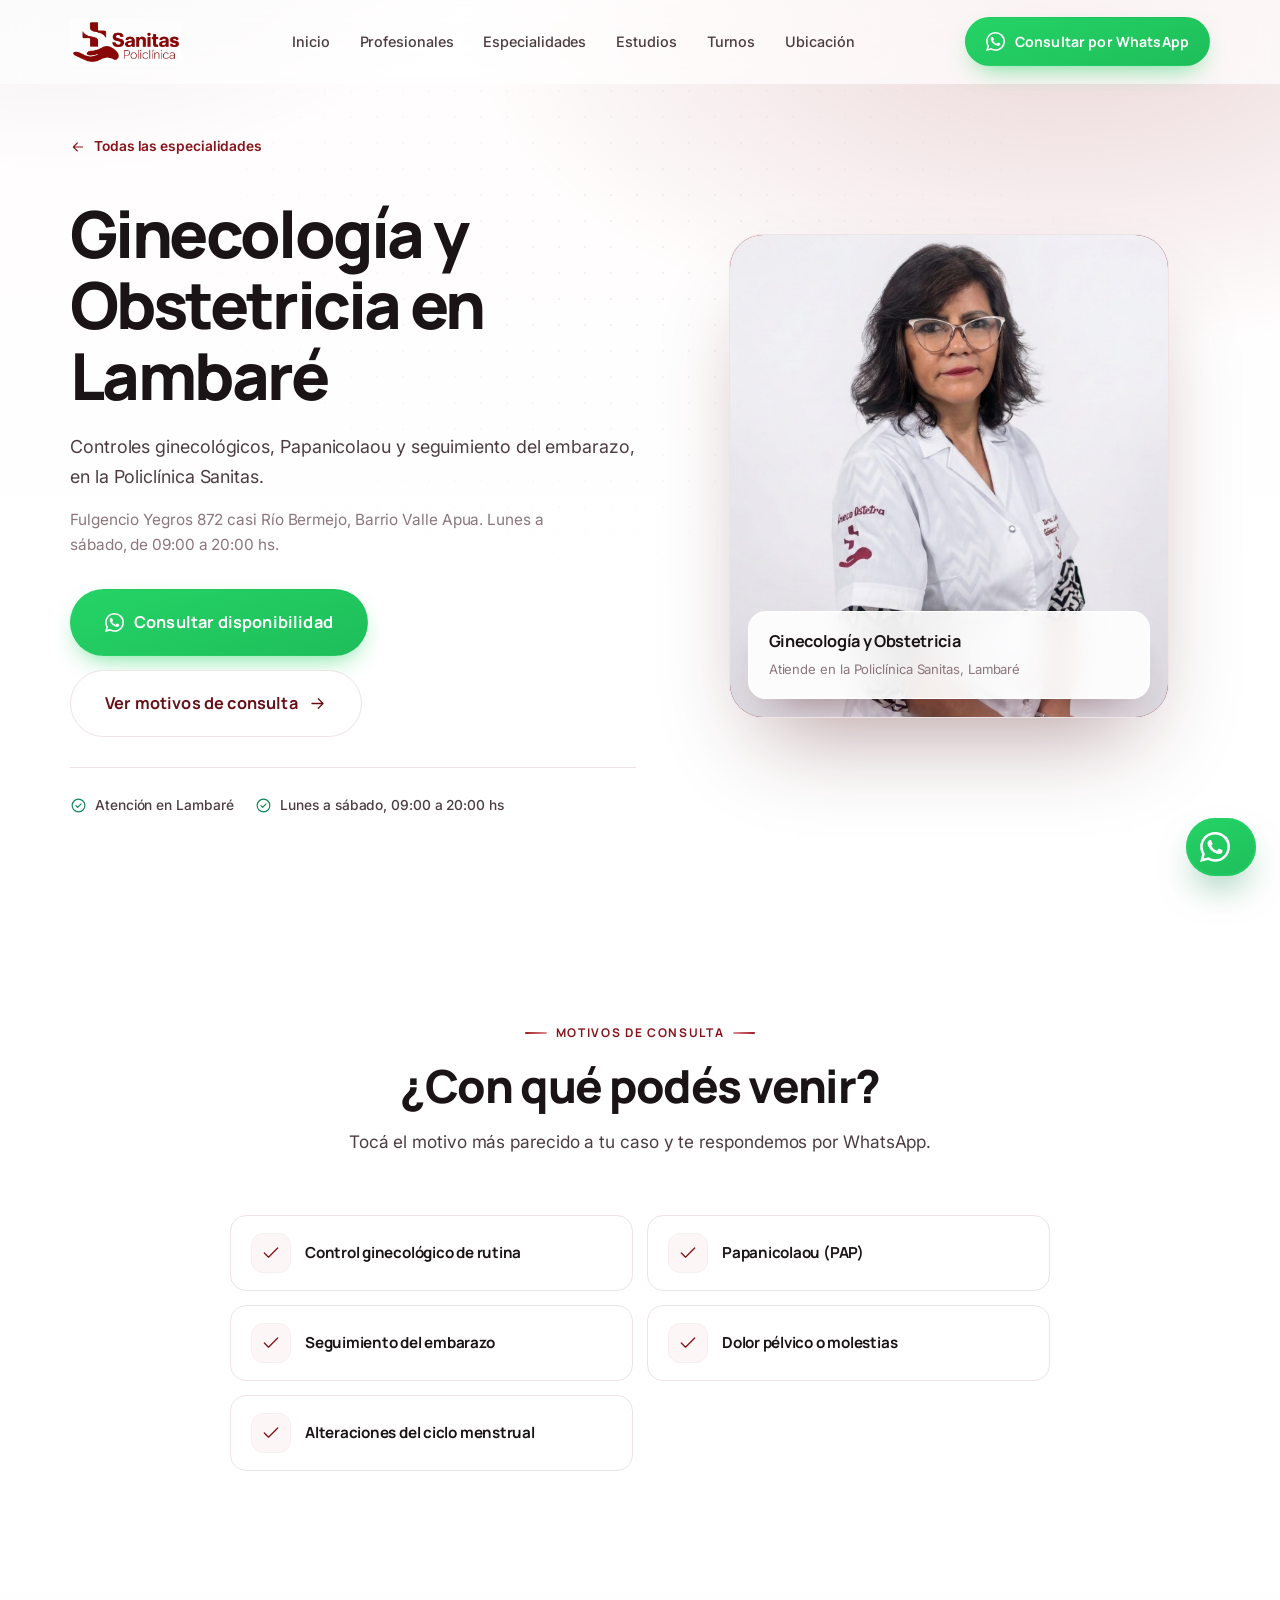
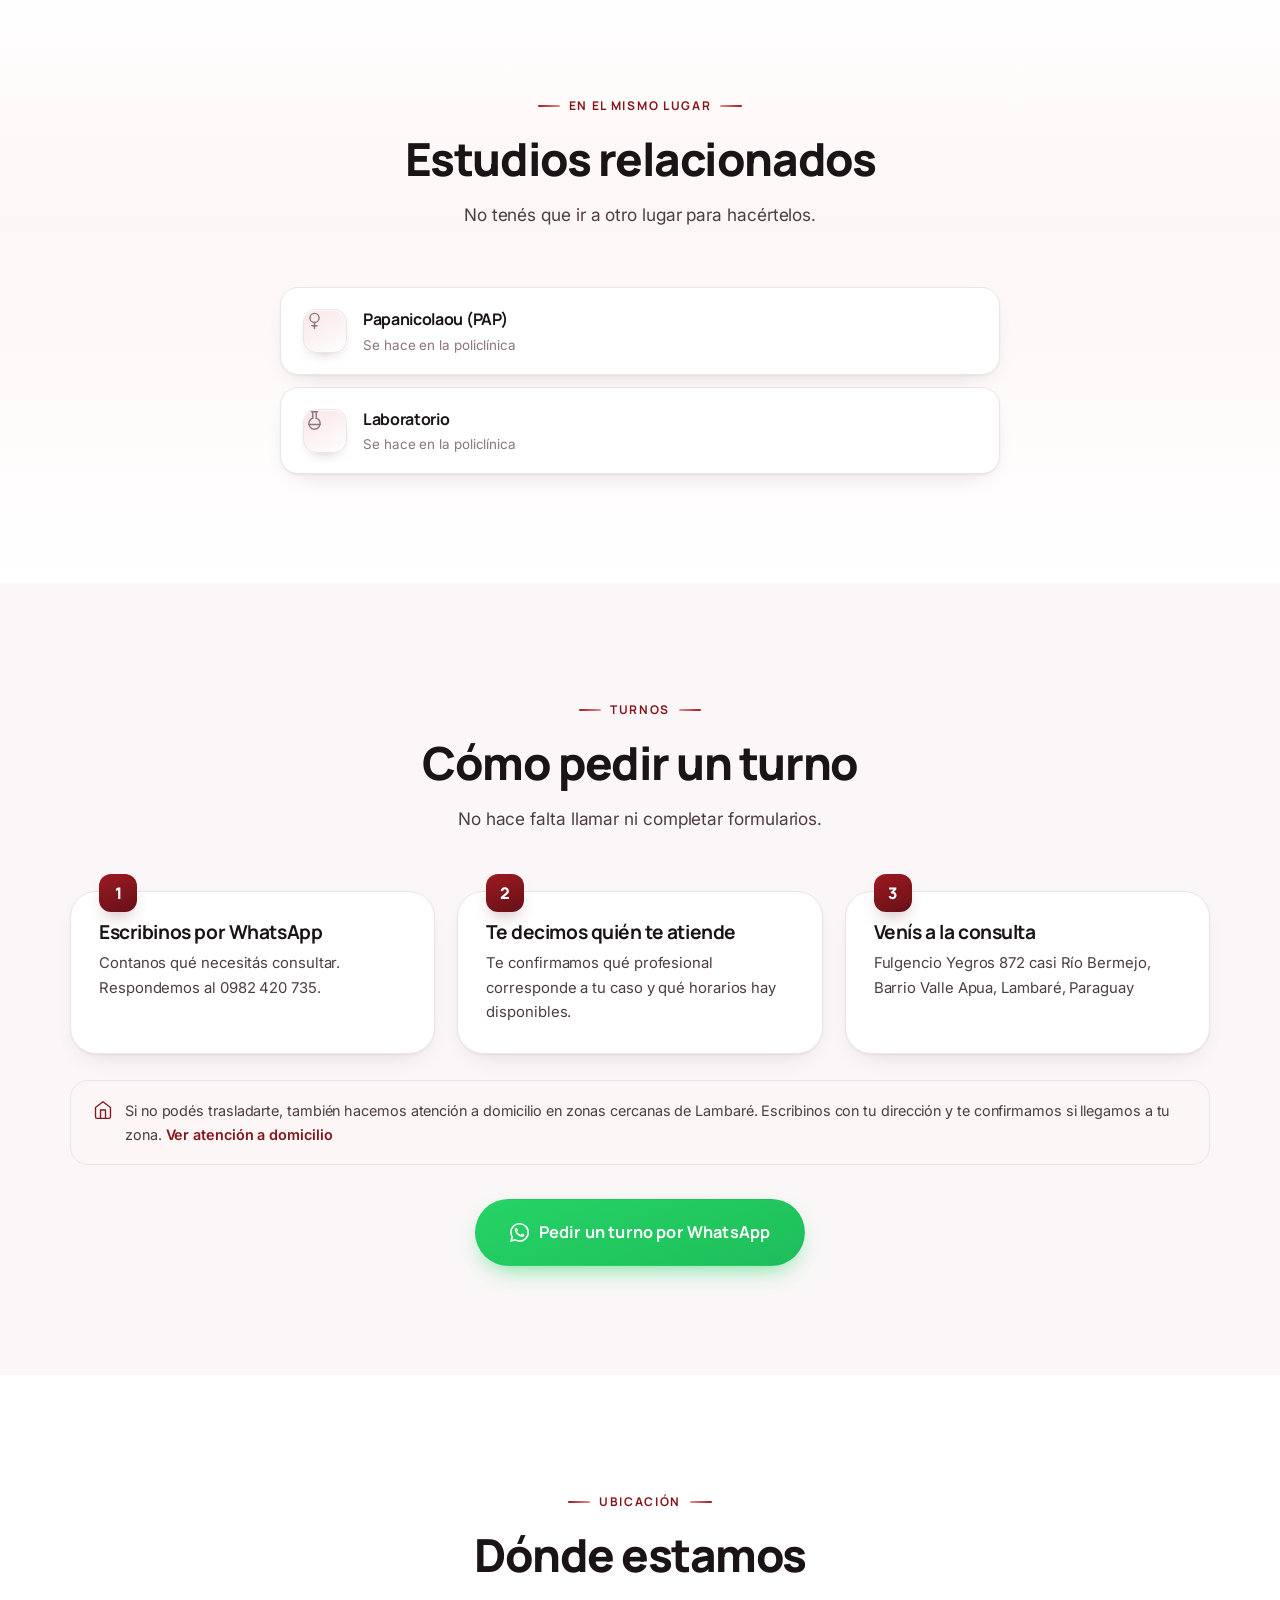
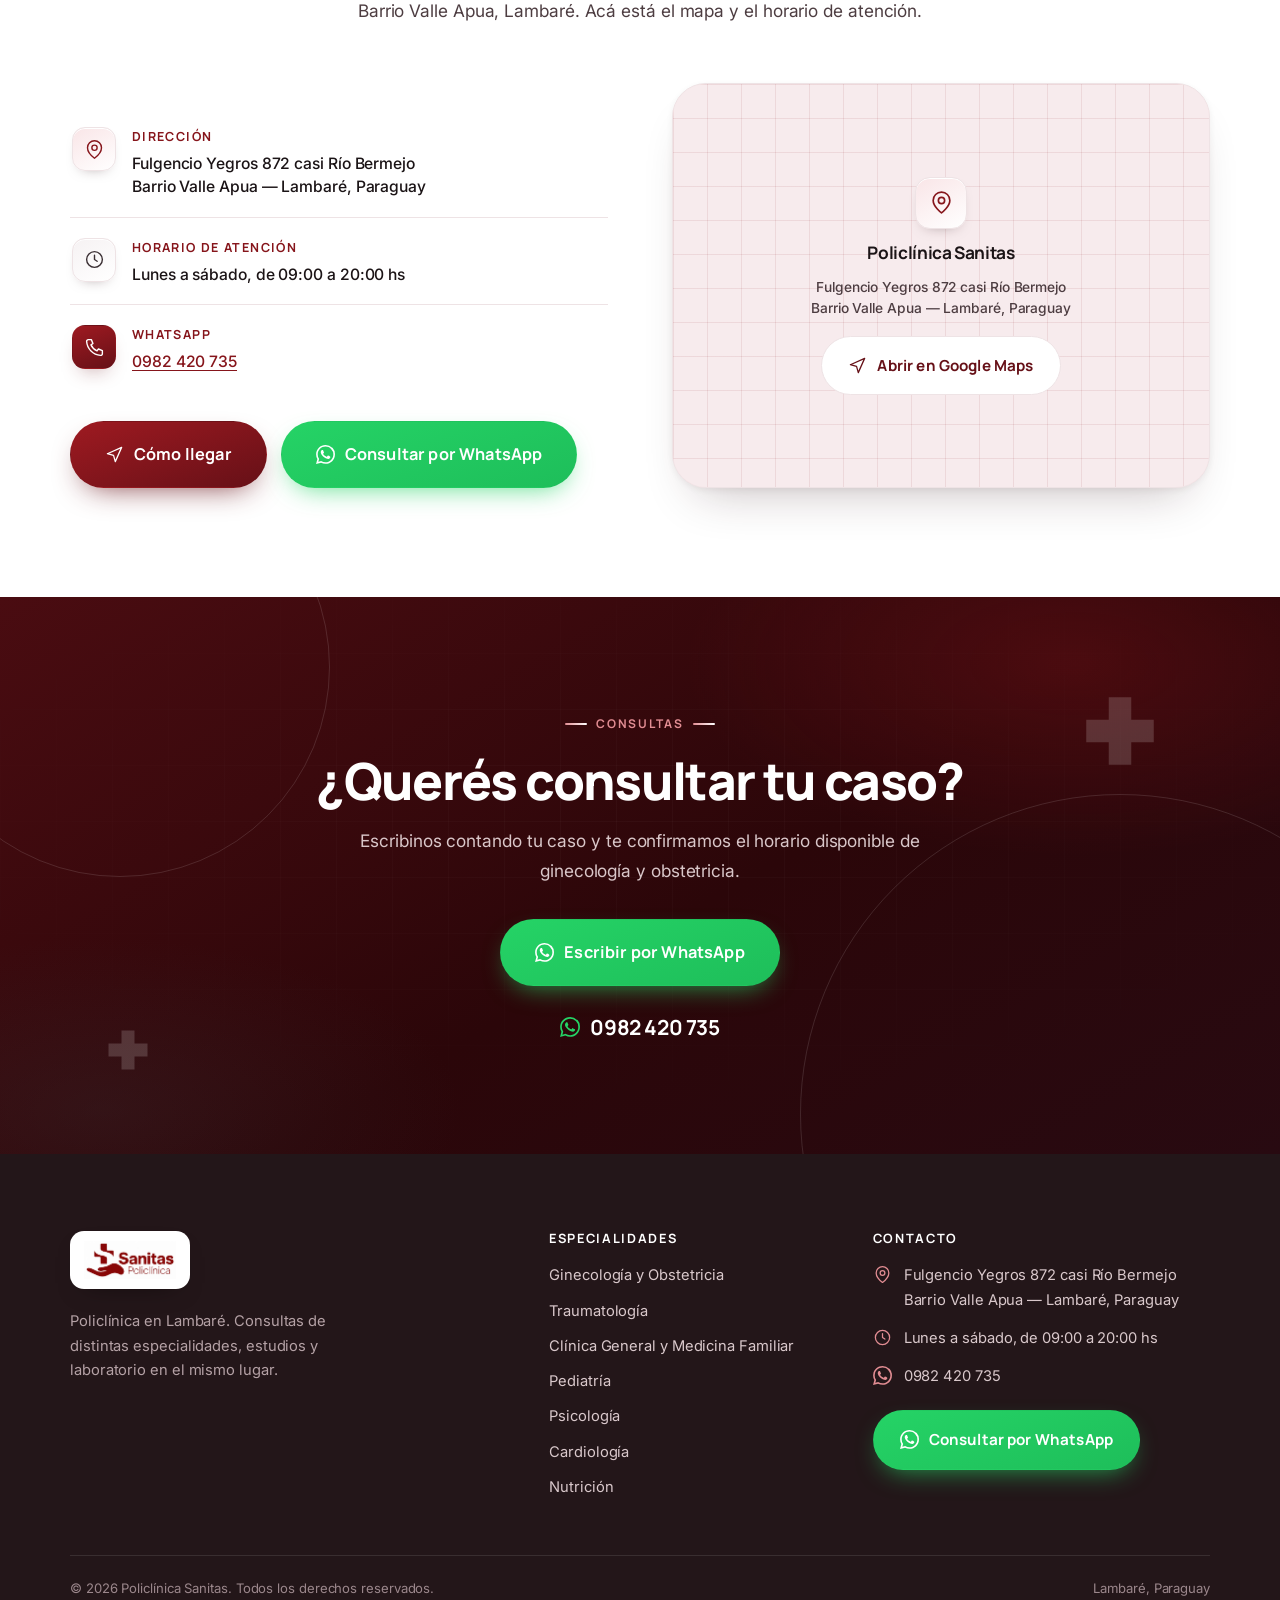
<file: especialidades/ginecologia-obstetricia/index.html>
<!DOCTYPE html>
<html lang="es-PY">
<head>
<meta charset="UTF-8">
<meta name="viewport" content="width=device-width, initial-scale=1, viewport-fit=cover">
<title>Ginecología y Obstetricia en Lambaré | Policlínica Sanitas</title>
<meta name="description" content="Controles ginecológicos, Papanicolaou y seguimiento del embarazo, en la Policlínica Sanitas. Consultá días y horarios por WhatsApp. Fulgencio Yegros 872 casi Río Bermejo, Lambaré.">
<meta name="theme-color" content="#86151B">
<meta name="robots" content="index, follow">
<link rel="canonical" href="https://policlinicasanitas.com.py/especialidades/ginecologia-obstetricia/">
<meta property="og:type" content="website">
<meta property="og:locale" content="es_PY">
<meta property="og:site_name" content="Policlínica Sanitas">
<meta property="og:title" content="Ginecología y Obstetricia en Lambaré | Policlínica Sanitas">
<meta property="og:description" content="Controles ginecológicos, Papanicolaou y seguimiento del embarazo, en la Policlínica Sanitas. Consultá días y horarios por WhatsApp. Fulgencio Yegros 872 casi Río Bermejo, Lambaré.">
<meta name="twitter:card" content="summary_large_image">
<link rel="icon" href="data:image/svg+xml,%3Csvg xmlns='http://www.w3.org/2000/svg' viewBox='0 0 32 32'%3E%3Crect width='32' height='32' rx='8' fill='%2386151B'/%3E%3Cpath d='M13 7h6v6h6v6h-6v6h-6v-6H7v-6h6z' fill='%23fff'/%3E%3C/svg%3E">
<link rel="preconnect" href="https://fonts.googleapis.com">
<link rel="preconnect" href="https://fonts.gstatic.com" crossorigin>
<link rel="stylesheet" href="https://fonts.googleapis.com/css2?family=Inter:wght@400;500;600&family=Manrope:wght@500;600;700;800&display=swap">
<link rel="stylesheet" href="../../assets/estilos.css">
<script>
!function(f,b,e,v,n,t,s){if(f.fbq)return;n=f.fbq=function(){n.callMethod?
n.callMethod.apply(n,arguments):n.queue.push(arguments)};if(!f._fbq)f._fbq=n;
n.push=n;n.loaded=!0;n.version='2.0';n.queue=[];t=b.createElement(e);t.async=!0;
t.src=v;s=b.getElementsByTagName(e)[0];s.parentNode.insertBefore(t,s)}(window,
document,'script','https://connect.facebook.net/en_US/fbevents.js');
fbq('init','1935288991149327');fbq('track','PageView');
</script>
<noscript><img height="1" width="1" style="display:none" alt=""
src="https://www.facebook.com/tr?id=1935288991149327&ev=PageView&noscript=1"></noscript>
</head>
<body>

<noscript><style>[data-reveal]{opacity:1!important;transform:none!important}</style></noscript>

<!-- ===== Sprite de íconos (inline: cero requests externos) ===== -->
<svg width="0" height="0" aria-hidden="true" focusable="false" style="position:absolute">
<defs>
  <symbol id="i-cross" viewBox="0 0 24 24"><path d="M9 3h6v6h6v6h-6v6H9v-6H3V9h6z" fill="currentColor" stroke="none"/></symbol>
  <symbol id="i-wa" viewBox="0 0 24 24"><path fill="currentColor" stroke="none" d="M17.472 14.382c-.297-.149-1.758-.867-2.03-.967-.273-.099-.471-.148-.67.15-.197.297-.767.966-.94 1.164-.173.199-.347.223-.644.075-.297-.15-1.255-.463-2.39-1.475-.883-.788-1.48-1.761-1.653-2.059-.173-.297-.018-.458.13-.606.134-.133.297-.347.446-.52.149-.174.198-.298.297-.497.099-.198.05-.371-.025-.52-.075-.149-.669-1.612-.916-2.207-.242-.579-.487-.5-.669-.51-.173-.008-.371-.01-.57-.01-.198 0-.52.074-.792.372-.272.297-1.04 1.016-1.04 2.479 0 1.462 1.065 2.875 1.213 3.074.149.198 2.096 3.2 5.077 4.487.709.306 1.262.489 1.694.625.712.227 1.36.195 1.872.118.571-.085 1.758-.719 2.006-1.413.248-.694.248-1.289.173-1.413-.074-.124-.272-.198-.57-.347m-5.421 7.403h-.004a9.87 9.87 0 0 1-5.031-1.378l-.361-.214-3.741.982.998-3.648-.235-.374a9.86 9.86 0 0 1-1.51-5.26c.001-5.45 4.436-9.884 9.888-9.884 2.64 0 5.122 1.03 6.988 2.898a9.82 9.82 0 0 1 2.893 6.994c-.003 5.45-4.437 9.884-9.885 9.884m8.413-18.297A11.81 11.81 0 0 0 12.05 0C5.495 0 .16 5.335.157 11.892c0 2.096.547 4.142 1.588 5.945L.057 24l6.305-1.654a11.88 11.88 0 0 0 5.683 1.448h.005c6.554 0 11.89-5.335 11.893-11.893A11.82 11.82 0 0 0 20.885 3.4"/></symbol>
  <symbol id="i-heart" viewBox="0 0 24 24"><path d="M19 14c1.49-1.46 3-3.21 3-5.5A5.5 5.5 0 0 0 16.5 3c-1.76 0-3 .5-4.5 2-1.5-1.5-2.74-2-4.5-2A5.5 5.5 0 0 0 2 8.5c0 2.3 1.5 4.05 3 5.5l7 7Z"/></symbol>
  <symbol id="i-pulse" viewBox="0 0 24 24"><path d="M22 12h-4l-3 9L9 3l-3 9H2"/></symbol>
  <symbol id="i-stetho" viewBox="0 0 24 24"><path d="M4.8 2.3A.3.3 0 1 0 5 2H4a2 2 0 0 0-2 2v5a6 6 0 0 0 12 0V4a2 2 0 0 0-2-2h-1a.2.2 0 1 0 .3.3"/><path d="M8 15v1a6 6 0 0 0 12 0v-4"/><circle cx="20" cy="10" r="2"/></symbol>
  <symbol id="i-users" viewBox="0 0 24 24"><path d="M16 21v-2a4 4 0 0 0-4-4H6a4 4 0 0 0-4 4v2"/><circle cx="9" cy="7" r="4"/><path d="M22 21v-2a4 4 0 0 0-3-3.87"/><path d="M16 3.13a4 4 0 0 1 0 7.75"/></symbol>
  <symbol id="i-user" viewBox="0 0 24 24"><circle cx="12" cy="8" r="4"/><path d="M5 21a7 7 0 0 1 14 0"/></symbol>
  <symbol id="i-pin" viewBox="0 0 24 24"><path d="M20 10c0 6-8 12-8 12s-8-6-8-12a8 8 0 0 1 16 0Z"/><circle cx="12" cy="10" r="3"/></symbol>
  <symbol id="i-home" viewBox="0 0 24 24"><path d="m3 9 9-7 9 7v11a2 2 0 0 1-2 2H5a2 2 0 0 1-2-2z"/><path d="M9 22V12h6v10"/></symbol>
  <symbol id="i-clock" viewBox="0 0 24 24"><circle cx="12" cy="12" r="9"/><path d="M12 7v5l3 2"/></symbol>
  <symbol id="i-check" viewBox="0 0 24 24"><path d="m20 6-11 11-5-5"/></symbol>
  <symbol id="i-check-c" viewBox="0 0 24 24"><circle cx="12" cy="12" r="9"/><path d="m8.4 12.2 2.4 2.4 4.8-5"/></symbol>
  <symbol id="i-arrow" viewBox="0 0 24 24"><path d="M5 12h14m-6-6 6 6-6 6"/></symbol>
  <symbol id="i-menu" viewBox="0 0 24 24"><path d="M4 7h16M4 12h16M4 17h16"/></symbol>
  <symbol id="i-close" viewBox="0 0 24 24"><path d="m6 6 12 12M18 6 6 18"/></symbol>
  <symbol id="i-calendar" viewBox="0 0 24 24"><rect x="3" y="5" width="18" height="16" rx="3"/><path d="M8 3v4M16 3v4M3 10h18"/></symbol>
  <symbol id="i-flask" viewBox="0 0 24 24"><path d="M10 2v7.3M14 9.3V2M8.5 2h7"/><path d="M14 9.3a6.5 6.5 0 1 1-4 0"/><path d="M5.6 16.5h12.8"/></symbol>
  <symbol id="i-micro" viewBox="0 0 24 24"><path d="M6 18h8M3 22h18"/><path d="M14 22a7 7 0 0 0 0-14h-1"/><path d="M9 14h2"/><path d="M9 12a2 2 0 0 1-2-2V6h6v4a2 2 0 0 1-2 2Z"/><path d="M12 6V3a1 1 0 0 0-1-1H9a1 1 0 0 0-1 1v3"/></symbol>
  <symbol id="i-smile" viewBox="0 0 24 24"><circle cx="12" cy="12" r="9"/><path d="M9 10h.01M15 10h.01"/><path d="M8.6 14.3a4.6 4.6 0 0 0 6.8 0"/></symbol>
  <symbol id="i-venus" viewBox="0 0 24 24"><circle cx="12" cy="9" r="5.2"/><path d="M12 14.2V21M9 18h6"/></symbol>
  <symbol id="i-apple" viewBox="0 0 24 24"><path d="M12 7.4c-1.5-2-4-2.6-5.6-1.2C4.4 7.6 4.6 11.2 6 14.2c1 2.2 2.6 4 4 4 .9 0 1.3-.4 2-.4s1.1.4 2 .4c1.4 0 3-1.8 4-4 1.4-3 1.6-6.6-.4-8.2-1.6-1.4-4.1-.8-5.6 1.4Z"/><path d="M12 7.4c0-1.8.7-3.1 2.6-3.9"/></symbol>
  <symbol id="i-bone" viewBox="0 0 24 24"><path d="M8.6 15.4 15.4 8.6"/><circle cx="6.4" cy="15.6" r="2.5"/><circle cx="8.4" cy="17.6" r="2.5"/><circle cx="15.6" cy="6.4" r="2.5"/><circle cx="17.6" cy="8.4" r="2.5"/></symbol>
  <symbol id="i-mind" viewBox="0 0 24 24"><circle cx="12" cy="12" r="9"/><path d="M12 16.8s-3.4-2.1-3.4-4.3a1.9 1.9 0 0 1 3.4-1.2 1.9 1.9 0 0 1 3.4 1.2c0 2.2-3.4 4.3-3.4 4.3Z"/></symbol>
  <symbol id="i-cloud" viewBox="0 0 24 24"><path d="M7 18.5a4.2 4.2 0 0 1-.6-8.36 5.6 5.6 0 0 1 10.8-1.1A4.2 4.2 0 0 1 17 18.5Z"/></symbol>
  <symbol id="i-wind" viewBox="0 0 24 24"><path d="M4 8h9.5a2.8 2.8 0 1 0-2.8-2.8"/><path d="M4 12h13a2.8 2.8 0 1 1-2.8 2.8"/><path d="M4 16h6.5"/></symbol>
  <symbol id="i-cap" viewBox="0 0 24 24"><path d="m2.5 9 9.5-4.6L21.5 9 12 13.6z"/><path d="M6.5 11.2V16c0 1.6 2.5 2.8 5.5 2.8s5.5-1.2 5.5-2.8v-4.8"/></symbol>
  <symbol id="i-bulb" viewBox="0 0 24 24"><path d="M9.5 18.5h5M10.5 21.5h3"/><path d="M12 2.5a6.3 6.3 0 0 0-3.7 11.4c.5.4.8 1 .9 1.6h5.6c.1-.6.4-1.2.9-1.6A6.3 6.3 0 0 0 12 2.5Z"/></symbol>
  <symbol id="i-clip" viewBox="0 0 24 24"><path d="M9 4H7a2 2 0 0 0-2 2v13a2 2 0 0 0 2 2h10a2 2 0 0 0 2-2V6a2 2 0 0 0-2-2h-2"/><rect x="9" y="2.5" width="6" height="4" rx="1.4"/><path d="M9 12h6M9 16h4"/></symbol>
  <symbol id="i-syringe" viewBox="0 0 24 24"><path d="m17 3 4 4"/><path d="m19.5 5.5-9 9"/><path d="m14 6 4 4"/><path d="M12.5 7.5 6 14a2 2 0 0 0 0 2.8l1.2 1.2a2 2 0 0 0 2.8 0l6.5-6.5"/><path d="m7 17-4 4"/></symbol>
  <symbol id="i-cast" viewBox="0 0 24 24"><rect x="1.6" y="8" width="20.8" height="8" rx="4" transform="rotate(-45 12 12)"/><path d="M10.8 10.8h.01M13.2 13.2h.01M13.2 10.8h.01M10.8 13.2h.01"/></symbol>
  <symbol id="i-monitor" viewBox="0 0 24 24"><rect x="2" y="4" width="20" height="13" rx="3"/><path d="M8.5 21h7M12 17v4"/><path d="M6 10.8h2.4L10 7.8l2 6 1.5-3H18"/></symbol>
  <symbol id="i-drop" viewBox="0 0 24 24"><path d="M12 2.8s6.2 6.6 6.2 10.4a6.2 6.2 0 0 1-12.4 0C5.8 9.4 12 2.8 12 2.8Z"/></symbol>
  <symbol id="i-shield" viewBox="0 0 24 24"><path d="M12 2.8 4.5 5.8v5.7c0 4.5 3.2 8.5 7.5 9.7 4.3-1.2 7.5-5.2 7.5-9.7V5.8z"/><path d="m8.9 11.8 2.3 2.3 4-4.3"/></symbol>
  <symbol id="i-phone" viewBox="0 0 24 24"><path d="M5 3h3.4l1.8 4.4-2.2 1.6a13 13 0 0 0 6.9 6.9l1.6-2.2L21 15.5V19a2 2 0 0 1-2.2 2A17.2 17.2 0 0 1 3 5.2 2 2 0 0 1 5 3Z"/></symbol>
  <symbol id="i-nav" viewBox="0 0 24 24"><path d="m3 11 18-8-8 18-2.2-7.8z"/></symbol>
  <symbol id="i-building" viewBox="0 0 24 24"><path d="M4 21V6a2 2 0 0 1 2-2h7a2 2 0 0 1 2 2v15"/><path d="M15 9h3a2 2 0 0 1 2 2v10"/><path d="M2 21h20M8 8h3M8 12h3M8 16h3"/></symbol>
  <symbol id="i-leaf" viewBox="0 0 24 24"><path d="M4.5 19.5C4.5 11.5 9.8 5.4 20 4.5c0 10.8-5.9 15.9-13 15.9H4.5Z"/><path d="M5.5 18.5c3-5 6.2-7.2 10.5-8.5"/></symbol>
  <symbol id="i-sparkle" viewBox="0 0 24 24"><path d="m11 3 1.9 5.1L18 10l-5.1 1.9L11 17l-1.9-5.1L4 10l5.1-1.9z"/><path d="m18 15.5.8 2.2 2.2.8-2.2.8-.8 2.2-.8-2.2-2.2-.8 2.2-.8z"/></symbol>
  <symbol id="i-hand" viewBox="0 0 24 24"><path d="M11 17H8.6a3 3 0 0 1-2.1-.9L3 12.6l1.2-1.2a2 2 0 0 1 2.6-.2L8.5 12.5V5.8a1.7 1.7 0 0 1 3.4 0V11"/><path d="M18.5 6.6a2.3 2.3 0 0 0-3.3 0L14 7.8l-1.2-1.2a2.3 2.3 0 1 0-3.3 3.3L14 14.4l4.5-4.5a2.3 2.3 0 0 0 0-3.3Z"/></symbol>
</defs>
</svg>

<header class="hdr" id="hdr">
  <div class="wrap">
    <a href="../../index.html" class="logo" aria-label="Policlínica Sanitas — inicio">
      <img class="logo-full" src="../../fotos/logo.jpeg" alt="Policlínica Sanitas" width="243" height="100" decoding="async">
    </a>
    <nav class="nav" id="nav" aria-label="Navegación principal">
      <a href="../../index.html#inicio">Inicio</a>
      <a href="../../index.html#profesionales">Profesionales</a>
      <a href="../../index.html#especialidades">Especialidades</a>
      <a href="../../index.html#estudios">Estudios</a>
      <a href="../../index.html#turnos">Turnos</a>
      <a href="../../index.html#ubicacion">Ubicación</a>
    </nav>
    <div class="hdr-cta">
      <a class="btn btn--wa" href="https://wa.me/595982420735?text=Hola%2C%20quiero%20consultar%20disponibilidad%20en%20la%20Policl%C3%ADnica%20Sanitas." target="_blank" rel="noopener">
        <svg class="ico" aria-hidden="true"><use href="#i-wa"/></svg> Consultar por WhatsApp
      </a>
      <button class="burger" id="burger" aria-label="Abrir menú" aria-expanded="false" aria-controls="mnav">
        <svg class="ico" id="burger-i" aria-hidden="true"><use href="#i-menu"/></svg>
      </button>
    </div>
  </div>
</header>

<div class="mnav" id="mnav">
  <a href="../../index.html#inicio">Inicio</a>
  <a href="../../index.html#profesionales">Profesionales</a>
  <a href="../../index.html#especialidades">Especialidades</a>
  <a href="../../index.html#estudios">Estudios</a>
  <a href="../../index.html#turnos">Turnos</a>
  <a href="../../index.html#ubicacion">Ubicación</a>
  <a class="btn btn--wa btn--block" href="https://wa.me/595982420735?text=Hola%2C%20quiero%20consultar%20disponibilidad%20en%20la%20Policl%C3%ADnica%20Sanitas." target="_blank" rel="noopener">
    <svg class="ico" aria-hidden="true"><use href="#i-wa"/></svg> Consultar por WhatsApp
  </a>
</div>

<main id="inicio">

<section class="hero" id="hero">
  <div class="wrap hero-grid">
    <div class="hero-copy">
      <a class="volver" href="../../index.html"><svg aria-hidden="true"><use href="#i-arrow"/></svg> Todas las especialidades</a>
      <h1 data-reveal>Ginecología y Obstetricia en Lambaré</h1>
      <p class="hero-sub" data-reveal style="--d:120ms">Controles ginecológicos, Papanicolaou y seguimiento del embarazo, en la Policlínica Sanitas.</p>
      <p class="hero-note" data-reveal style="--d:180ms">Fulgencio Yegros 872 casi Río Bermejo, Barrio Valle Apua. Lunes a sábado, de 09:00 a 20:00 hs.</p>
      <div class="btn-row" data-reveal style="--d:240ms">
        <a class="btn btn--wa btn--lg" href="https://wa.me/595982420735?text=Hola%2C%20quiero%20consultar%20disponibilidad%20de%20Ginecolog%C3%ADa%20y%20Obstetricia%20en%20la%20Policl%C3%ADnica%20Sanitas." target="_blank" rel="noopener">
          <svg class="ico" aria-hidden="true"><use href="#i-wa"/></svg> Consultar disponibilidad
        </a>
        <a class="btn btn--ghost btn--lg" href="#motivos">Ver motivos de consulta <svg class="ico" aria-hidden="true"><use href="#i-arrow"/></svg></a>
      </div>
      <div class="hero-mini" data-reveal style="--d:300ms">
        <span><svg aria-hidden="true"><use href="#i-check-c"/></svg> Atención en Lambaré</span>
        <span><svg aria-hidden="true"><use href="#i-check-c"/></svg> Lunes a sábado, 09:00 a 20:00 hs</span>
      </div>
    </div>
    <div data-reveal style="--d:140ms">
      <div class="pro-hero">
        <span class="pro-ph"><svg aria-hidden="true"><use href="#i-user"/></svg></span>
        <img class="photo-img" src="../../fotos/equipo/ginecologia-obstetricia.jpeg" alt="Profesional de Ginecología y Obstetricia de la Policlínica Sanitas"
             width="600" height="660" decoding="async" onerror="this.remove()">
        <div class="tag-esp">
          <b>Ginecología y Obstetricia</b>
          <span>Atiende en la Policlínica Sanitas, Lambaré</span>
        </div>
      </div>
    </div>
  </div>
</section>

<section class="sec" id="motivos">
  <div class="wrap" style="max-width:860px">
    <div class="sec-head center" data-reveal>
      <span class="eyebrow">Motivos de consulta</span>
      <h2>¿Con qué podés venir?</h2>
      <p class="lead" style="margin-top:16px">Tocá el motivo más parecido a tu caso y te respondemos por WhatsApp.</p>
    </div>
    <div class="motivos" style="grid-template-columns:repeat(2,1fr)">
      <a class="motivo" data-reveal style="--d:0ms" href="https://wa.me/595982420735?text=Hola%2C%20quiero%20consultar%20por%20Ginecolog%C3%ADa%20y%20Obstetricia.%20Mi%20caso%20es%3A%20control%20ginecol%C3%B3gico%20de%20rutina." target="_blank" rel="noopener">
        <span class="b"><svg class="ico" aria-hidden="true"><use href="#i-check"/></svg></span> Control ginecológico de rutina
        <svg class="arw" aria-hidden="true"><use href="#i-arrow"/></svg></a>
      <a class="motivo" data-reveal style="--d:50ms" href="https://wa.me/595982420735?text=Hola%2C%20quiero%20consultar%20por%20Ginecolog%C3%ADa%20y%20Obstetricia.%20Mi%20caso%20es%3A%20papanicolaou%20%28pap%29." target="_blank" rel="noopener">
        <span class="b"><svg class="ico" aria-hidden="true"><use href="#i-check"/></svg></span> Papanicolaou (PAP)
        <svg class="arw" aria-hidden="true"><use href="#i-arrow"/></svg></a>
      <a class="motivo" data-reveal style="--d:100ms" href="https://wa.me/595982420735?text=Hola%2C%20quiero%20consultar%20por%20Ginecolog%C3%ADa%20y%20Obstetricia.%20Mi%20caso%20es%3A%20seguimiento%20del%20embarazo." target="_blank" rel="noopener">
        <span class="b"><svg class="ico" aria-hidden="true"><use href="#i-check"/></svg></span> Seguimiento del embarazo
        <svg class="arw" aria-hidden="true"><use href="#i-arrow"/></svg></a>
      <a class="motivo" data-reveal style="--d:150ms" href="https://wa.me/595982420735?text=Hola%2C%20quiero%20consultar%20por%20Ginecolog%C3%ADa%20y%20Obstetricia.%20Mi%20caso%20es%3A%20dolor%20p%C3%A9lvico%20o%20molestias." target="_blank" rel="noopener">
        <span class="b"><svg class="ico" aria-hidden="true"><use href="#i-check"/></svg></span> Dolor pélvico o molestias
        <svg class="arw" aria-hidden="true"><use href="#i-arrow"/></svg></a>
      <a class="motivo" data-reveal style="--d:200ms" href="https://wa.me/595982420735?text=Hola%2C%20quiero%20consultar%20por%20Ginecolog%C3%ADa%20y%20Obstetricia.%20Mi%20caso%20es%3A%20alteraciones%20del%20ciclo%20menstrual." target="_blank" rel="noopener">
        <span class="b"><svg class="ico" aria-hidden="true"><use href="#i-check"/></svg></span> Alteraciones del ciclo menstrual
        <svg class="arw" aria-hidden="true"><use href="#i-arrow"/></svg></a>
    </div>
  </div>
</section>

<section class="sec sec--sky">
  <div class="wrap" style="max-width:760px">
    <div class="sec-head center" data-reveal>
      <span class="eyebrow">En el mismo lugar</span>
      <h2>Estudios relacionados</h2>
      <p class="lead" style="margin-top:16px">No tenés que ir a otro lugar para hacértelos.</p>
    </div>
    <div class="proc-list">
        <div class="proc"><span class="itile"><svg class="ico" aria-hidden="true"><use href="#i-venus"/></svg></span><div><b>Papanicolaou (PAP)</b><span>Se hace en la policlínica</span></div></div>
        <div class="proc"><span class="itile"><svg class="ico" aria-hidden="true"><use href="#i-flask"/></svg></span><div><b>Laboratorio</b><span>Se hace en la policlínica</span></div></div>
    </div>
  </div>
</section>

<section class="sec sec--alt" id="turnos">
  <div class="wrap">
    <div class="sec-head center" data-reveal>
      <span class="eyebrow">Turnos</span>
      <h2>Cómo pedir un turno</h2>
      <p class="lead" style="margin-top:16px">No hace falta llamar ni completar formularios.</p>
    </div>
    <div class="pasos">
      <article class="paso" data-reveal>
        <h3>Escribinos por WhatsApp</h3>
        <p>Contanos qué necesitás consultar. Respondemos al 0982 420 735.</p>
      </article>
      <article class="paso" data-reveal style="--d:90ms">
        <h3>Te decimos quién te atiende</h3>
        <p>Te confirmamos qué profesional corresponde a tu caso y qué horarios hay disponibles.</p>
      </article>
      <article class="paso" data-reveal style="--d:180ms">
        <h3>Venís a la consulta</h3>
        <p>Fulgencio Yegros 872 casi Río Bermejo, Barrio Valle Apua, Lambaré, Paraguay</p>
      </article>
    </div>
    <div class="paso-nota" data-reveal>
      <svg aria-hidden="true"><use href="#i-home"/></svg>
      <span>Si no podés trasladarte, también hacemos atención a domicilio en zonas cercanas de Lambaré.
      Escribinos con tu dirección y te confirmamos si llegamos a tu zona.
      <a href="../../index.html#domicilio" style="color:var(--red-700);font-weight:600">Ver atención a domicilio</a></span>
    </div>
    <div class="center" style="margin-top:34px" data-reveal>
      <a class="btn btn--wa btn--lg" href="https://wa.me/595982420735?text=Hola%2C%20quiero%20pedir%20un%20turno%20en%20la%20Policl%C3%ADnica%20Sanitas." target="_blank" rel="noopener">
        <svg class="ico" aria-hidden="true"><use href="#i-wa"/></svg> Pedir un turno por WhatsApp
      </a>
    </div>
  </div>
</section>

<section class="sec" id="ubicacion">
  <div class="wrap">
    <div class="sec-head center" data-reveal>
      <span class="eyebrow">Ubicación</span>
      <h2>Dónde estamos</h2>
      <p class="lead" style="margin-top:16px">Barrio Valle Apua, Lambaré. Acá está el mapa y el horario de atención.</p>
    </div>
    <div class="split" style="align-items:stretch">
      <div data-reveal>
        <div class="info-rows">
          <div class="info-row">
            <span class="itile"><svg class="ico" aria-hidden="true"><use href="#i-pin"/></svg></span>
            <div><b>Dirección</b><p>Fulgencio Yegros 872 casi Río Bermejo<br>Barrio Valle Apua — Lambaré, Paraguay</p></div>
          </div>
          <div class="info-row">
            <span class="itile itile--soft"><svg class="ico" aria-hidden="true"><use href="#i-clock"/></svg></span>
            <div><b>Horario de atención</b><p>Lunes a sábado, de 09:00 a 20:00 hs</p></div>
          </div>
          <div class="info-row">
            <span class="itile itile--accent"><svg class="ico" aria-hidden="true"><use href="#i-phone"/></svg></span>
            <div><b>WhatsApp</b><p><a href="https://wa.me/595982420735?text=Hola%2C%20quiero%20consultar%20disponibilidad%20en%20la%20Policl%C3%ADnica%20Sanitas." target="_blank" rel="noopener">0982 420 735</a></p></div>
          </div>
        </div>
        <div class="btn-row">
          <a class="btn btn--brand btn--lg" href="https://www.google.com/maps/dir/?api=1&amp;destination=-25.3465404%2C-57.6000046" target="_blank" rel="noopener">
            <svg class="ico" aria-hidden="true"><use href="#i-nav"/></svg> Cómo llegar
          </a>
          <a class="btn btn--wa btn--lg" href="https://wa.me/595982420735?text=Hola%2C%20quiero%20consultar%20disponibilidad%20en%20la%20Policl%C3%ADnica%20Sanitas." target="_blank" rel="noopener">
            <svg class="ico" aria-hidden="true"><use href="#i-wa"/></svg> Consultar por WhatsApp
          </a>
        </div>
      </div>
      <div data-reveal style="--d:120ms">
        <div class="map-card" id="mapCard">
          <div class="map-ph">
            <span class="itile"><svg class="ico" aria-hidden="true"><use href="#i-pin"/></svg></span>
            <b>Policlínica Sanitas</b>
            <span>Fulgencio Yegros 872 casi Río Bermejo<br>Barrio Valle Apua — Lambaré, Paraguay</span>
            <a class="btn btn--ghost" href="https://www.google.com/maps/search/?api=1&amp;query=-25.3465404%2C-57.6000046" target="_blank" rel="noopener">
              <svg class="ico" aria-hidden="true"><use href="#i-nav"/></svg> Abrir en Google Maps
            </a>
          </div>
        </div>
      </div>
    </div>
  </div>
</section>

<section class="sec dark cta-final" id="contacto">
  <div class="cta-orbs" aria-hidden="true">
    <span class="o" style="width:420px;height:420px;top:-140px;left:-90px"></span>
    <span class="o" style="width:640px;height:640px;bottom:-280px;right:-160px"></span>
    <svg class="cta-cross" style="width:90px;top:16%;right:9%" viewBox="0 0 24 24" aria-hidden="true"><use href="#i-cross"/></svg>
    <svg class="cta-cross" style="width:52px;bottom:14%;left:8%;animation-delay:1.4s" viewBox="0 0 24 24" aria-hidden="true"><use href="#i-cross"/></svg>
  </div>
  <div class="wrap">
    <span class="eyebrow" data-reveal>Consultas</span>
    <h2 data-reveal style="--d:70ms">¿Querés consultar tu caso?</h2>
    <p class="lead" data-reveal style="--d:140ms;color:rgba(250,236,238,.84);max-width:620px;margin-inline:auto">Escribinos contando tu caso y te confirmamos el horario disponible de ginecología y obstetricia.</p>
    <div class="btn-row" data-reveal style="--d:210ms">
      <a class="btn btn--wa btn--lg" href="https://wa.me/595982420735?text=Hola%2C%20quiero%20consultar%20disponibilidad%20en%20la%20Policl%C3%ADnica%20Sanitas." target="_blank" rel="noopener">
        <svg class="ico" aria-hidden="true"><use href="#i-wa"/></svg> Escribir por WhatsApp
      </a>
    </div>
    <div data-reveal style="--d:280ms">
      <a class="cta-num" href="https://wa.me/595982420735?text=Hola%2C%20quiero%20consultar%20disponibilidad%20en%20la%20Policl%C3%ADnica%20Sanitas." target="_blank" rel="noopener">
        <svg aria-hidden="true"><use href="#i-wa"/></svg> 0982 420 735
      </a>
    </div>
  </div>
</section>

</main>
<script>window.SANITAS_PAGINA = 'ginecologia-obstetricia';</script>

<footer class="ftr">
  <div class="wrap">
    <div class="ftr-grid">
      <div>
        <a href="../../index.html" class="logo" aria-label="Policlínica Sanitas — inicio">
          <span class="logo-plate"><img class="logo-full" src="../../fotos/logo.jpeg" alt="Policlínica Sanitas" width="243" height="100" decoding="async"></span>
        </a>
        <p class="ftr-claim">Policlínica en Lambaré. Consultas de distintas especialidades, estudios y laboratorio en el mismo lugar.</p>
      </div>
      <div>
        <h4>Especialidades</h4>
        <ul>
          <li><a href="../../especialidades/ginecologia-obstetricia/index.html">Ginecología y Obstetricia</a></li>
          <li><a href="../../especialidades/traumatologia/index.html">Traumatología</a></li>
          <li><a href="../../especialidades/medicina-familiar/index.html">Clínica General y Medicina Familiar</a></li>
          <li><a href="../../especialidades/pediatria/index.html">Pediatría</a></li>
          <li><a href="../../especialidades/psicologia/index.html">Psicología</a></li>
          <li><a href="../../especialidades/cardiologia/index.html">Cardiología</a></li>
          <li><a href="../../especialidades/nutricion/index.html">Nutrición</a></li>
        </ul>
      </div>
      <div>
        <h4>Contacto</h4>
        <div class="ftr-contact">
          <div><svg aria-hidden="true"><use href="#i-pin"/></svg><span>Fulgencio Yegros 872 casi Río Bermejo<br>Barrio Valle Apua — Lambaré, Paraguay</span></div>
          <div><svg aria-hidden="true"><use href="#i-clock"/></svg><span>Lunes a sábado, de 09:00 a 20:00 hs</span></div>
          <div><svg aria-hidden="true"><use href="#i-wa"/></svg><span><a href="https://wa.me/595982420735?text=Hola%2C%20quiero%20consultar%20disponibilidad%20en%20la%20Policl%C3%ADnica%20Sanitas." target="_blank" rel="noopener">0982 420 735</a></span></div>
        </div>
        <a class="btn btn--wa" style="margin-top:22px" href="https://wa.me/595982420735?text=Hola%2C%20quiero%20consultar%20disponibilidad%20en%20la%20Policl%C3%ADnica%20Sanitas." target="_blank" rel="noopener">
          <svg class="ico" aria-hidden="true"><use href="#i-wa"/></svg> Consultar por WhatsApp
        </a>
      </div>
    </div>
    <div class="ftr-bottom">
      <span>© 2026 Policlínica Sanitas. Todos los derechos reservados.</span>
      <span>Lambaré, Paraguay</span>
    </div>
  </div>
</footer>

<a class="wa-float" href="https://wa.me/595982420735?text=Hola%2C%20quiero%20consultar%20disponibilidad%20en%20la%20Policl%C3%ADnica%20Sanitas." target="_blank" rel="noopener" aria-label="Consultar disponibilidad por WhatsApp">
  <svg aria-hidden="true"><use href="#i-wa"/></svg>
  <span class="lbl">Consultá tu turno</span>
</a>

<div class="wa-bar">
  <a class="btn btn--wa btn--lg btn--block" href="https://wa.me/595982420735?text=Hola%2C%20quiero%20consultar%20disponibilidad%20en%20la%20Policl%C3%ADnica%20Sanitas." target="_blank" rel="noopener">
    <svg class="ico" aria-hidden="true"><use href="#i-wa"/></svg> Consultar por WhatsApp
  </a>
</div>

<script type="application/ld+json">
{
  "@context":"https://schema.org",
  "@type":"MedicalClinic",
  "name":"Policlínica Sanitas",
  "description":"Policlínica en Lambaré, Paraguay. Consultas de distintas especialidades, estudios, laboratorio y atención a domicilio en zonas cercanas.",
  "address":{
    "@type":"PostalAddress",
    "streetAddress":"Fulgencio Yegros 872 casi Río Bermejo, Barrio Valle Apua",
    "addressLocality":"Lambaré",
    "addressRegion":"Central",
    "postalCode":"110718",
    "addressCountry":"PY"
  },
  "geo":{"@type":"GeoCoordinates","latitude":-25.3465404,"longitude":-57.6000046},
  "hasMap":"https://www.google.com/maps/search/?api=1&query=-25.3465404%2C-57.6000046",
  "areaServed":"Lambaré, Paraguay",
  "telephone":"+595982420735",
  "openingHoursSpecification":[{
    "@type":"OpeningHoursSpecification",
    "dayOfWeek":["Monday","Tuesday","Wednesday","Thursday","Friday","Saturday"],
    "opens":"09:00","closes":"20:00"
  }],
  "availableService":[
    {"@type":"MedicalSpecialty","name":"Ginecología y Obstetricia"},
    {"@type":"MedicalSpecialty","name":"Traumatología"},
    {"@type":"MedicalSpecialty","name":"Clínica General y Medicina Familiar"},
    {"@type":"MedicalSpecialty","name":"Pediatría"},
    {"@type":"MedicalSpecialty","name":"Psicología"},
    {"@type":"MedicalSpecialty","name":"Nutrición"},
    {"@type":"MedicalSpecialty","name":"Cardiología"}
  ]
}
</script>

<script src="../../assets/app.js" defer></script>
</body>
</html>
</file>
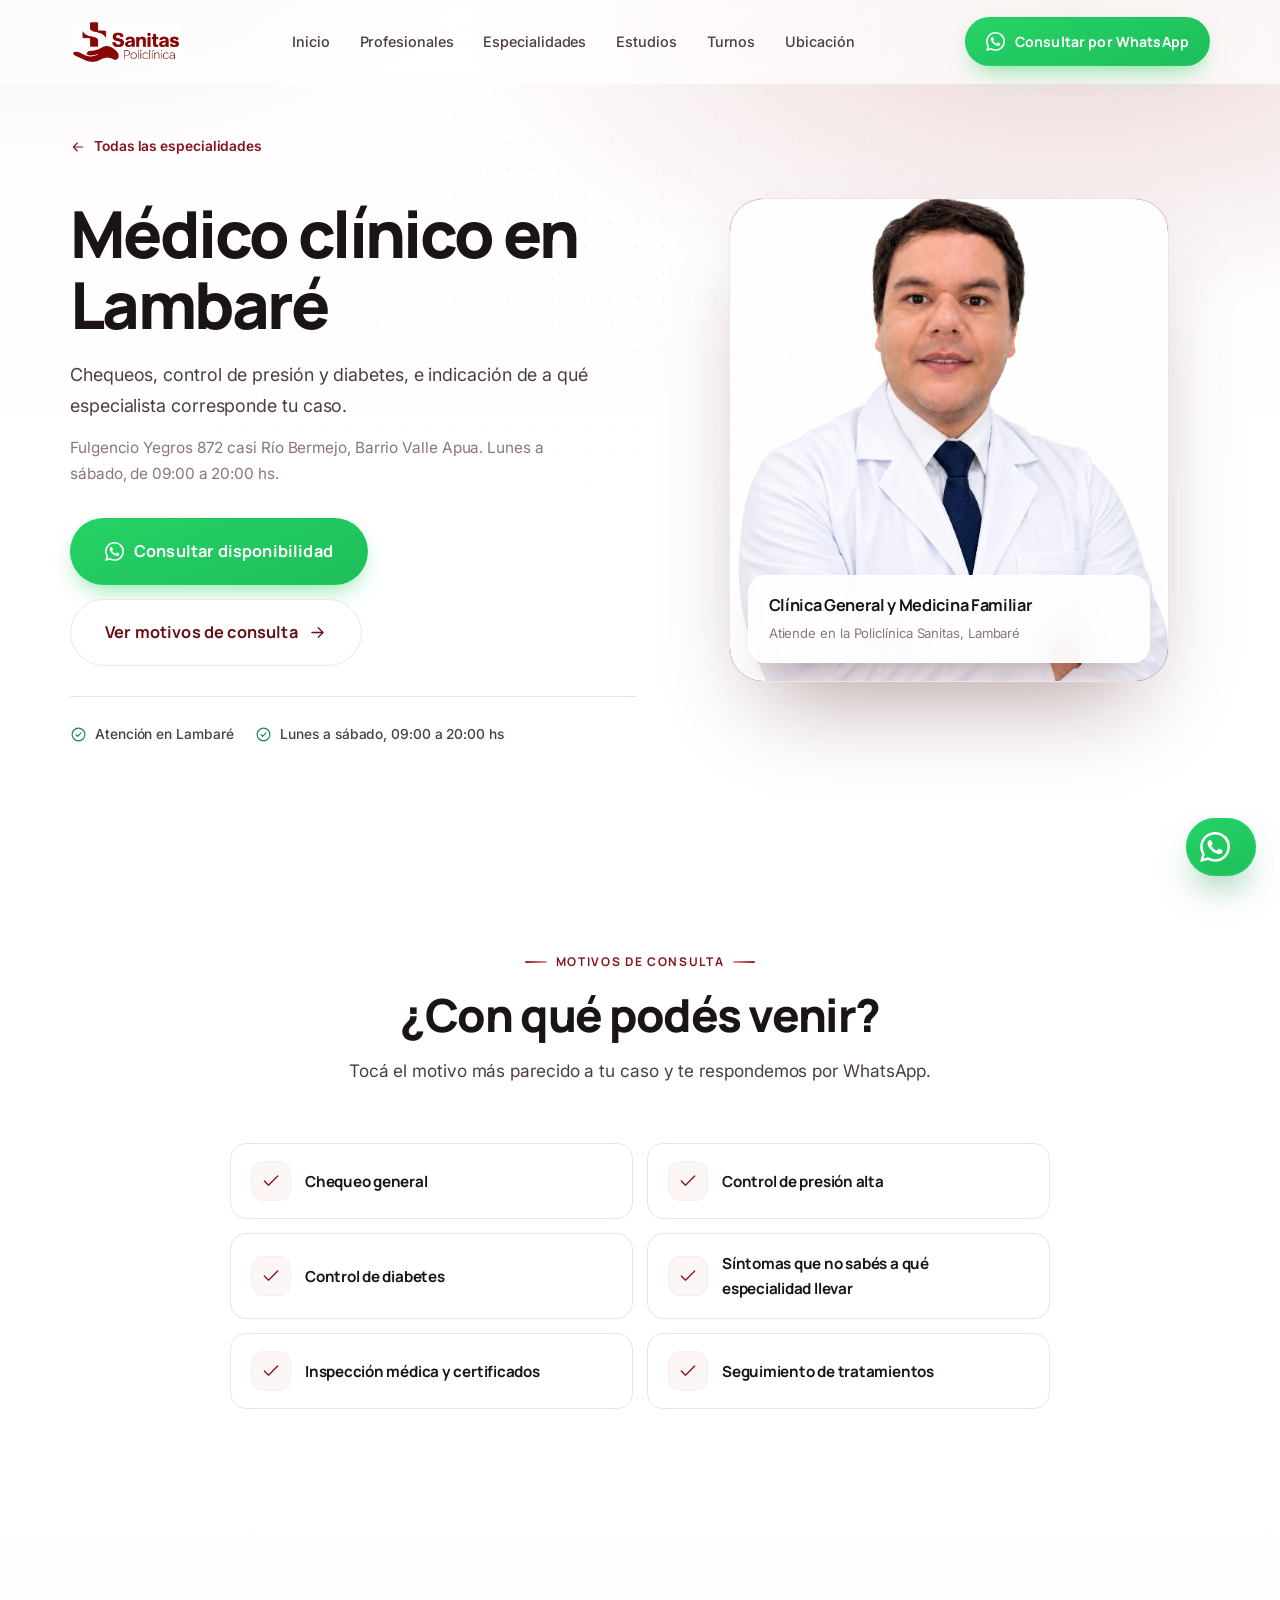
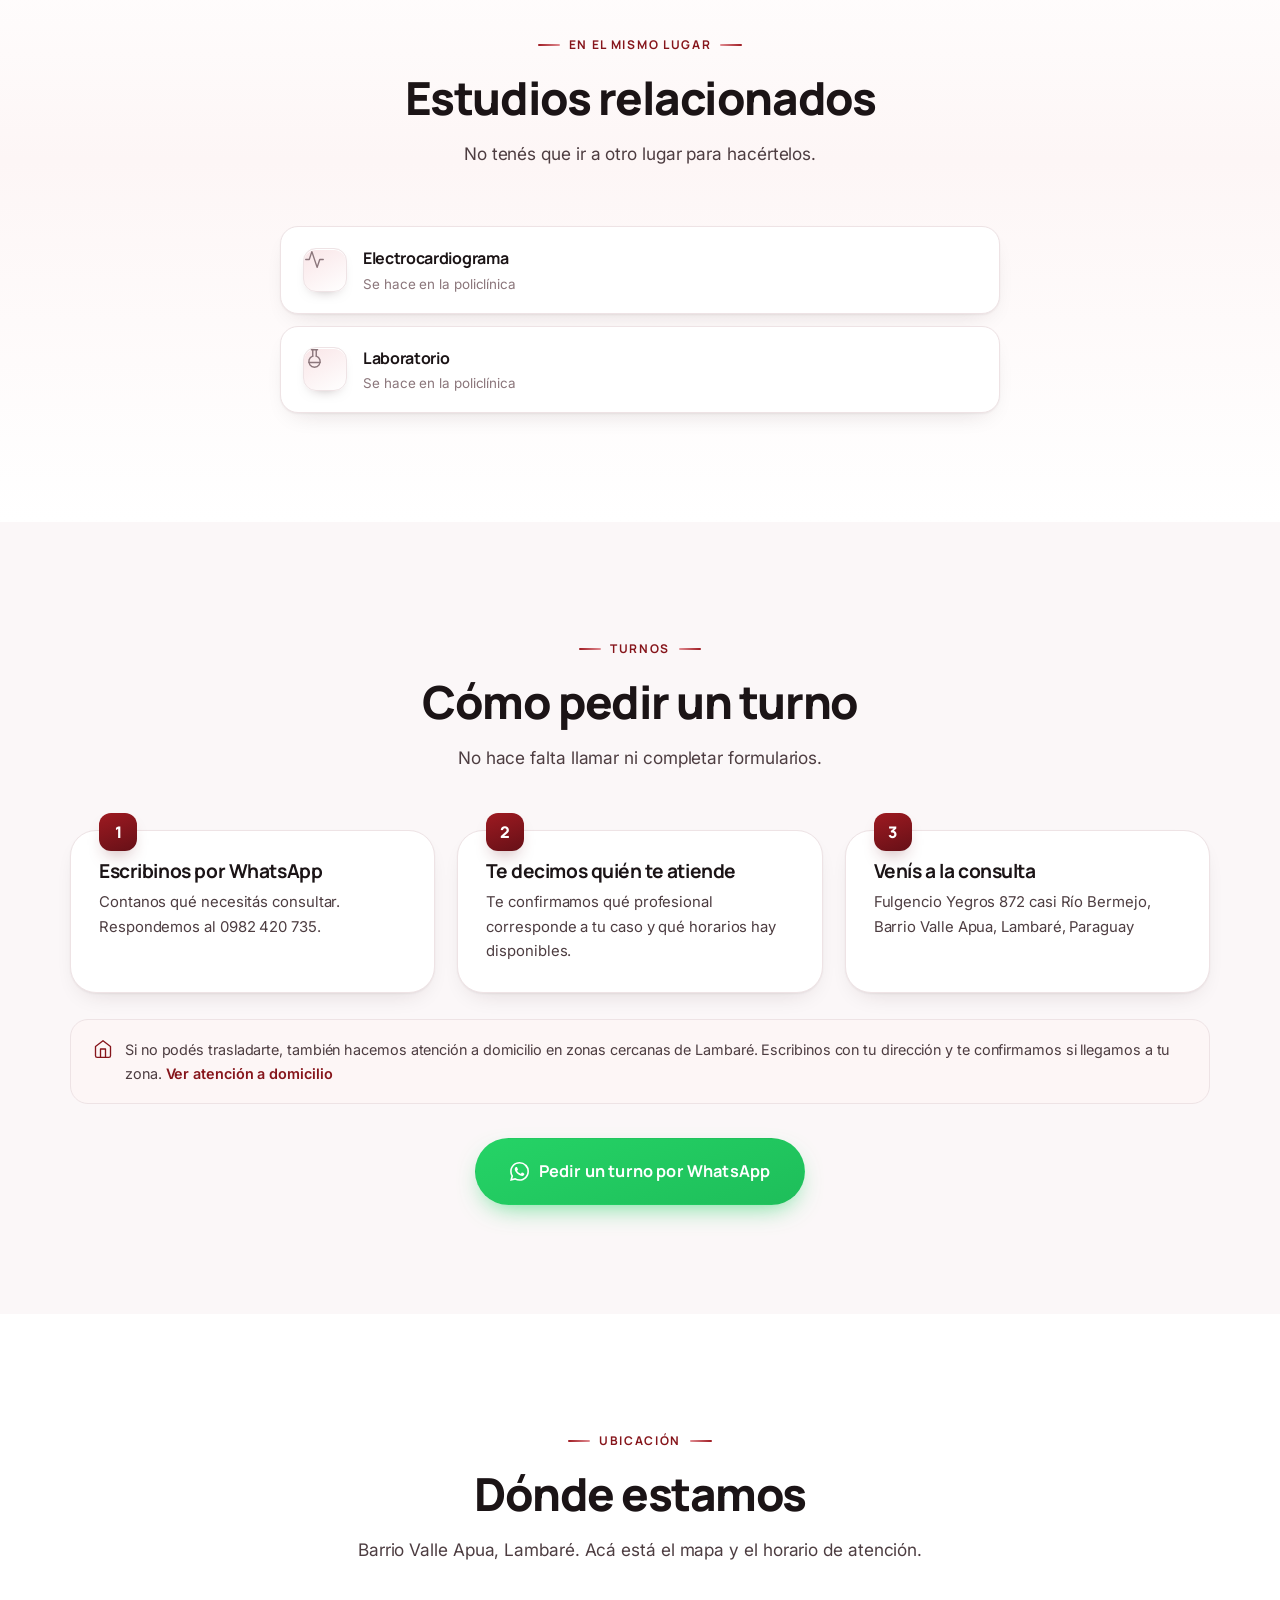
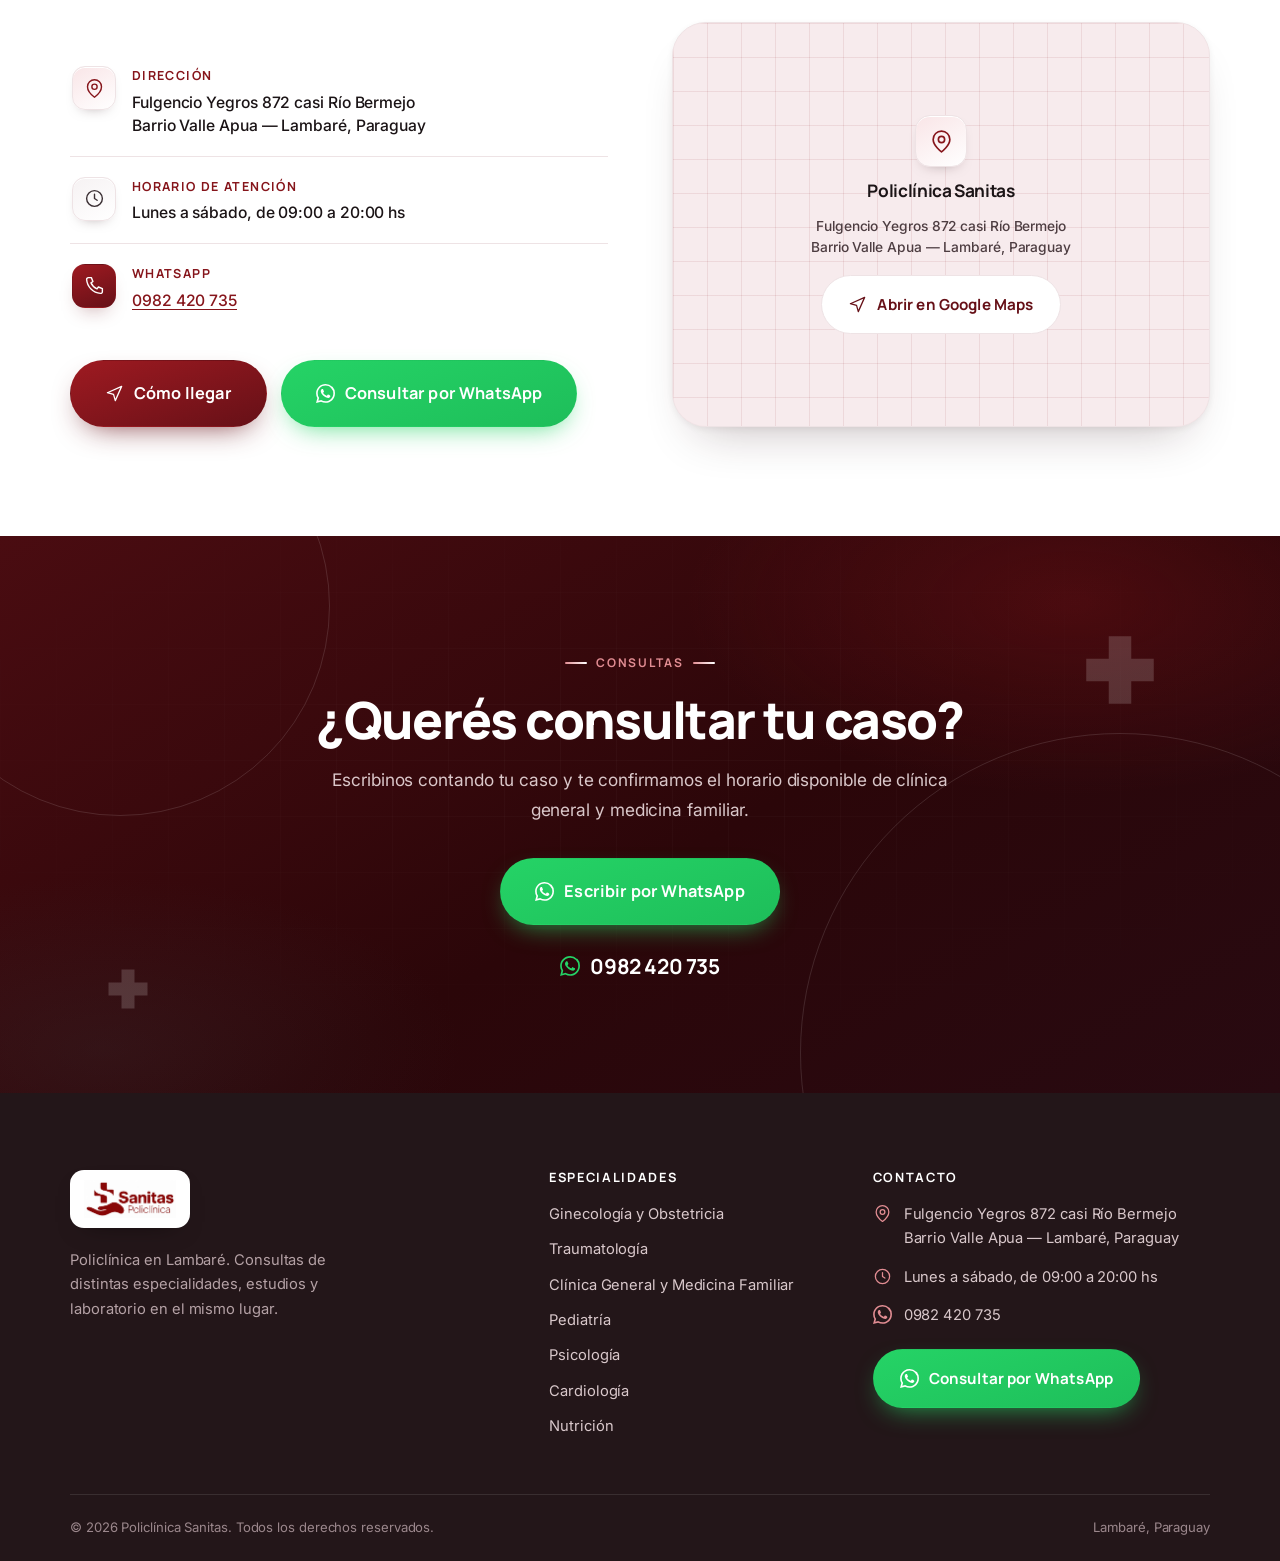
<file: especialidades/medicina-familiar/index.html>
<!DOCTYPE html>
<html lang="es-PY">
<head>
<meta charset="UTF-8">
<meta name="viewport" content="width=device-width, initial-scale=1, viewport-fit=cover">
<title>Médico clínico en Lambaré | Policlínica Sanitas</title>
<meta name="description" content="Chequeos, control de presión y diabetes, e indicación de a qué especialista corresponde tu caso. Consultá días y horarios por WhatsApp. Fulgencio Yegros 872 casi Río Bermejo, Lambaré.">
<meta name="theme-color" content="#86151B">
<meta name="robots" content="index, follow">
<link rel="canonical" href="https://policlinicasanitas.com.py/especialidades/medicina-familiar/">
<meta property="og:type" content="website">
<meta property="og:locale" content="es_PY">
<meta property="og:site_name" content="Policlínica Sanitas">
<meta property="og:title" content="Médico clínico en Lambaré | Policlínica Sanitas">
<meta property="og:description" content="Chequeos, control de presión y diabetes, e indicación de a qué especialista corresponde tu caso. Consultá días y horarios por WhatsApp. Fulgencio Yegros 872 casi Río Bermejo, Lambaré.">
<meta name="twitter:card" content="summary_large_image">
<link rel="icon" href="data:image/svg+xml,%3Csvg xmlns='http://www.w3.org/2000/svg' viewBox='0 0 32 32'%3E%3Crect width='32' height='32' rx='8' fill='%2386151B'/%3E%3Cpath d='M13 7h6v6h6v6h-6v6h-6v-6H7v-6h6z' fill='%23fff'/%3E%3C/svg%3E">
<link rel="preconnect" href="https://fonts.googleapis.com">
<link rel="preconnect" href="https://fonts.gstatic.com" crossorigin>
<link rel="stylesheet" href="https://fonts.googleapis.com/css2?family=Inter:wght@400;500;600&family=Manrope:wght@500;600;700;800&display=swap">
<link rel="stylesheet" href="../../assets/estilos.css">
<script>
!function(f,b,e,v,n,t,s){if(f.fbq)return;n=f.fbq=function(){n.callMethod?
n.callMethod.apply(n,arguments):n.queue.push(arguments)};if(!f._fbq)f._fbq=n;
n.push=n;n.loaded=!0;n.version='2.0';n.queue=[];t=b.createElement(e);t.async=!0;
t.src=v;s=b.getElementsByTagName(e)[0];s.parentNode.insertBefore(t,s)}(window,
document,'script','https://connect.facebook.net/en_US/fbevents.js');
fbq('init','1935288991149327');fbq('track','PageView');
</script>
<noscript><img height="1" width="1" style="display:none" alt=""
src="https://www.facebook.com/tr?id=1935288991149327&ev=PageView&noscript=1"></noscript>
</head>
<body>

<noscript><style>[data-reveal]{opacity:1!important;transform:none!important}</style></noscript>

<!-- ===== Sprite de íconos (inline: cero requests externos) ===== -->
<svg width="0" height="0" aria-hidden="true" focusable="false" style="position:absolute">
<defs>
  <symbol id="i-cross" viewBox="0 0 24 24"><path d="M9 3h6v6h6v6h-6v6H9v-6H3V9h6z" fill="currentColor" stroke="none"/></symbol>
  <symbol id="i-wa" viewBox="0 0 24 24"><path fill="currentColor" stroke="none" d="M17.472 14.382c-.297-.149-1.758-.867-2.03-.967-.273-.099-.471-.148-.67.15-.197.297-.767.966-.94 1.164-.173.199-.347.223-.644.075-.297-.15-1.255-.463-2.39-1.475-.883-.788-1.48-1.761-1.653-2.059-.173-.297-.018-.458.13-.606.134-.133.297-.347.446-.52.149-.174.198-.298.297-.497.099-.198.05-.371-.025-.52-.075-.149-.669-1.612-.916-2.207-.242-.579-.487-.5-.669-.51-.173-.008-.371-.01-.57-.01-.198 0-.52.074-.792.372-.272.297-1.04 1.016-1.04 2.479 0 1.462 1.065 2.875 1.213 3.074.149.198 2.096 3.2 5.077 4.487.709.306 1.262.489 1.694.625.712.227 1.36.195 1.872.118.571-.085 1.758-.719 2.006-1.413.248-.694.248-1.289.173-1.413-.074-.124-.272-.198-.57-.347m-5.421 7.403h-.004a9.87 9.87 0 0 1-5.031-1.378l-.361-.214-3.741.982.998-3.648-.235-.374a9.86 9.86 0 0 1-1.51-5.26c.001-5.45 4.436-9.884 9.888-9.884 2.64 0 5.122 1.03 6.988 2.898a9.82 9.82 0 0 1 2.893 6.994c-.003 5.45-4.437 9.884-9.885 9.884m8.413-18.297A11.81 11.81 0 0 0 12.05 0C5.495 0 .16 5.335.157 11.892c0 2.096.547 4.142 1.588 5.945L.057 24l6.305-1.654a11.88 11.88 0 0 0 5.683 1.448h.005c6.554 0 11.89-5.335 11.893-11.893A11.82 11.82 0 0 0 20.885 3.4"/></symbol>
  <symbol id="i-heart" viewBox="0 0 24 24"><path d="M19 14c1.49-1.46 3-3.21 3-5.5A5.5 5.5 0 0 0 16.5 3c-1.76 0-3 .5-4.5 2-1.5-1.5-2.74-2-4.5-2A5.5 5.5 0 0 0 2 8.5c0 2.3 1.5 4.05 3 5.5l7 7Z"/></symbol>
  <symbol id="i-pulse" viewBox="0 0 24 24"><path d="M22 12h-4l-3 9L9 3l-3 9H2"/></symbol>
  <symbol id="i-stetho" viewBox="0 0 24 24"><path d="M4.8 2.3A.3.3 0 1 0 5 2H4a2 2 0 0 0-2 2v5a6 6 0 0 0 12 0V4a2 2 0 0 0-2-2h-1a.2.2 0 1 0 .3.3"/><path d="M8 15v1a6 6 0 0 0 12 0v-4"/><circle cx="20" cy="10" r="2"/></symbol>
  <symbol id="i-users" viewBox="0 0 24 24"><path d="M16 21v-2a4 4 0 0 0-4-4H6a4 4 0 0 0-4 4v2"/><circle cx="9" cy="7" r="4"/><path d="M22 21v-2a4 4 0 0 0-3-3.87"/><path d="M16 3.13a4 4 0 0 1 0 7.75"/></symbol>
  <symbol id="i-user" viewBox="0 0 24 24"><circle cx="12" cy="8" r="4"/><path d="M5 21a7 7 0 0 1 14 0"/></symbol>
  <symbol id="i-pin" viewBox="0 0 24 24"><path d="M20 10c0 6-8 12-8 12s-8-6-8-12a8 8 0 0 1 16 0Z"/><circle cx="12" cy="10" r="3"/></symbol>
  <symbol id="i-home" viewBox="0 0 24 24"><path d="m3 9 9-7 9 7v11a2 2 0 0 1-2 2H5a2 2 0 0 1-2-2z"/><path d="M9 22V12h6v10"/></symbol>
  <symbol id="i-clock" viewBox="0 0 24 24"><circle cx="12" cy="12" r="9"/><path d="M12 7v5l3 2"/></symbol>
  <symbol id="i-check" viewBox="0 0 24 24"><path d="m20 6-11 11-5-5"/></symbol>
  <symbol id="i-check-c" viewBox="0 0 24 24"><circle cx="12" cy="12" r="9"/><path d="m8.4 12.2 2.4 2.4 4.8-5"/></symbol>
  <symbol id="i-arrow" viewBox="0 0 24 24"><path d="M5 12h14m-6-6 6 6-6 6"/></symbol>
  <symbol id="i-menu" viewBox="0 0 24 24"><path d="M4 7h16M4 12h16M4 17h16"/></symbol>
  <symbol id="i-close" viewBox="0 0 24 24"><path d="m6 6 12 12M18 6 6 18"/></symbol>
  <symbol id="i-calendar" viewBox="0 0 24 24"><rect x="3" y="5" width="18" height="16" rx="3"/><path d="M8 3v4M16 3v4M3 10h18"/></symbol>
  <symbol id="i-flask" viewBox="0 0 24 24"><path d="M10 2v7.3M14 9.3V2M8.5 2h7"/><path d="M14 9.3a6.5 6.5 0 1 1-4 0"/><path d="M5.6 16.5h12.8"/></symbol>
  <symbol id="i-micro" viewBox="0 0 24 24"><path d="M6 18h8M3 22h18"/><path d="M14 22a7 7 0 0 0 0-14h-1"/><path d="M9 14h2"/><path d="M9 12a2 2 0 0 1-2-2V6h6v4a2 2 0 0 1-2 2Z"/><path d="M12 6V3a1 1 0 0 0-1-1H9a1 1 0 0 0-1 1v3"/></symbol>
  <symbol id="i-smile" viewBox="0 0 24 24"><circle cx="12" cy="12" r="9"/><path d="M9 10h.01M15 10h.01"/><path d="M8.6 14.3a4.6 4.6 0 0 0 6.8 0"/></symbol>
  <symbol id="i-venus" viewBox="0 0 24 24"><circle cx="12" cy="9" r="5.2"/><path d="M12 14.2V21M9 18h6"/></symbol>
  <symbol id="i-apple" viewBox="0 0 24 24"><path d="M12 7.4c-1.5-2-4-2.6-5.6-1.2C4.4 7.6 4.6 11.2 6 14.2c1 2.2 2.6 4 4 4 .9 0 1.3-.4 2-.4s1.1.4 2 .4c1.4 0 3-1.8 4-4 1.4-3 1.6-6.6-.4-8.2-1.6-1.4-4.1-.8-5.6 1.4Z"/><path d="M12 7.4c0-1.8.7-3.1 2.6-3.9"/></symbol>
  <symbol id="i-bone" viewBox="0 0 24 24"><path d="M8.6 15.4 15.4 8.6"/><circle cx="6.4" cy="15.6" r="2.5"/><circle cx="8.4" cy="17.6" r="2.5"/><circle cx="15.6" cy="6.4" r="2.5"/><circle cx="17.6" cy="8.4" r="2.5"/></symbol>
  <symbol id="i-mind" viewBox="0 0 24 24"><circle cx="12" cy="12" r="9"/><path d="M12 16.8s-3.4-2.1-3.4-4.3a1.9 1.9 0 0 1 3.4-1.2 1.9 1.9 0 0 1 3.4 1.2c0 2.2-3.4 4.3-3.4 4.3Z"/></symbol>
  <symbol id="i-cloud" viewBox="0 0 24 24"><path d="M7 18.5a4.2 4.2 0 0 1-.6-8.36 5.6 5.6 0 0 1 10.8-1.1A4.2 4.2 0 0 1 17 18.5Z"/></symbol>
  <symbol id="i-wind" viewBox="0 0 24 24"><path d="M4 8h9.5a2.8 2.8 0 1 0-2.8-2.8"/><path d="M4 12h13a2.8 2.8 0 1 1-2.8 2.8"/><path d="M4 16h6.5"/></symbol>
  <symbol id="i-cap" viewBox="0 0 24 24"><path d="m2.5 9 9.5-4.6L21.5 9 12 13.6z"/><path d="M6.5 11.2V16c0 1.6 2.5 2.8 5.5 2.8s5.5-1.2 5.5-2.8v-4.8"/></symbol>
  <symbol id="i-bulb" viewBox="0 0 24 24"><path d="M9.5 18.5h5M10.5 21.5h3"/><path d="M12 2.5a6.3 6.3 0 0 0-3.7 11.4c.5.4.8 1 .9 1.6h5.6c.1-.6.4-1.2.9-1.6A6.3 6.3 0 0 0 12 2.5Z"/></symbol>
  <symbol id="i-clip" viewBox="0 0 24 24"><path d="M9 4H7a2 2 0 0 0-2 2v13a2 2 0 0 0 2 2h10a2 2 0 0 0 2-2V6a2 2 0 0 0-2-2h-2"/><rect x="9" y="2.5" width="6" height="4" rx="1.4"/><path d="M9 12h6M9 16h4"/></symbol>
  <symbol id="i-syringe" viewBox="0 0 24 24"><path d="m17 3 4 4"/><path d="m19.5 5.5-9 9"/><path d="m14 6 4 4"/><path d="M12.5 7.5 6 14a2 2 0 0 0 0 2.8l1.2 1.2a2 2 0 0 0 2.8 0l6.5-6.5"/><path d="m7 17-4 4"/></symbol>
  <symbol id="i-cast" viewBox="0 0 24 24"><rect x="1.6" y="8" width="20.8" height="8" rx="4" transform="rotate(-45 12 12)"/><path d="M10.8 10.8h.01M13.2 13.2h.01M13.2 10.8h.01M10.8 13.2h.01"/></symbol>
  <symbol id="i-monitor" viewBox="0 0 24 24"><rect x="2" y="4" width="20" height="13" rx="3"/><path d="M8.5 21h7M12 17v4"/><path d="M6 10.8h2.4L10 7.8l2 6 1.5-3H18"/></symbol>
  <symbol id="i-drop" viewBox="0 0 24 24"><path d="M12 2.8s6.2 6.6 6.2 10.4a6.2 6.2 0 0 1-12.4 0C5.8 9.4 12 2.8 12 2.8Z"/></symbol>
  <symbol id="i-shield" viewBox="0 0 24 24"><path d="M12 2.8 4.5 5.8v5.7c0 4.5 3.2 8.5 7.5 9.7 4.3-1.2 7.5-5.2 7.5-9.7V5.8z"/><path d="m8.9 11.8 2.3 2.3 4-4.3"/></symbol>
  <symbol id="i-phone" viewBox="0 0 24 24"><path d="M5 3h3.4l1.8 4.4-2.2 1.6a13 13 0 0 0 6.9 6.9l1.6-2.2L21 15.5V19a2 2 0 0 1-2.2 2A17.2 17.2 0 0 1 3 5.2 2 2 0 0 1 5 3Z"/></symbol>
  <symbol id="i-nav" viewBox="0 0 24 24"><path d="m3 11 18-8-8 18-2.2-7.8z"/></symbol>
  <symbol id="i-building" viewBox="0 0 24 24"><path d="M4 21V6a2 2 0 0 1 2-2h7a2 2 0 0 1 2 2v15"/><path d="M15 9h3a2 2 0 0 1 2 2v10"/><path d="M2 21h20M8 8h3M8 12h3M8 16h3"/></symbol>
  <symbol id="i-leaf" viewBox="0 0 24 24"><path d="M4.5 19.5C4.5 11.5 9.8 5.4 20 4.5c0 10.8-5.9 15.9-13 15.9H4.5Z"/><path d="M5.5 18.5c3-5 6.2-7.2 10.5-8.5"/></symbol>
  <symbol id="i-sparkle" viewBox="0 0 24 24"><path d="m11 3 1.9 5.1L18 10l-5.1 1.9L11 17l-1.9-5.1L4 10l5.1-1.9z"/><path d="m18 15.5.8 2.2 2.2.8-2.2.8-.8 2.2-.8-2.2-2.2-.8 2.2-.8z"/></symbol>
  <symbol id="i-hand" viewBox="0 0 24 24"><path d="M11 17H8.6a3 3 0 0 1-2.1-.9L3 12.6l1.2-1.2a2 2 0 0 1 2.6-.2L8.5 12.5V5.8a1.7 1.7 0 0 1 3.4 0V11"/><path d="M18.5 6.6a2.3 2.3 0 0 0-3.3 0L14 7.8l-1.2-1.2a2.3 2.3 0 1 0-3.3 3.3L14 14.4l4.5-4.5a2.3 2.3 0 0 0 0-3.3Z"/></symbol>
</defs>
</svg>

<header class="hdr" id="hdr">
  <div class="wrap">
    <a href="../../index.html" class="logo" aria-label="Policlínica Sanitas — inicio">
      <img class="logo-full" src="../../fotos/logo.jpeg" alt="Policlínica Sanitas" width="243" height="100" decoding="async">
    </a>
    <nav class="nav" id="nav" aria-label="Navegación principal">
      <a href="../../index.html#inicio">Inicio</a>
      <a href="../../index.html#profesionales">Profesionales</a>
      <a href="../../index.html#especialidades">Especialidades</a>
      <a href="../../index.html#estudios">Estudios</a>
      <a href="../../index.html#turnos">Turnos</a>
      <a href="../../index.html#ubicacion">Ubicación</a>
    </nav>
    <div class="hdr-cta">
      <a class="btn btn--wa" href="https://wa.me/595982420735?text=Hola%2C%20quiero%20consultar%20disponibilidad%20en%20la%20Policl%C3%ADnica%20Sanitas." target="_blank" rel="noopener">
        <svg class="ico" aria-hidden="true"><use href="#i-wa"/></svg> Consultar por WhatsApp
      </a>
      <button class="burger" id="burger" aria-label="Abrir menú" aria-expanded="false" aria-controls="mnav">
        <svg class="ico" id="burger-i" aria-hidden="true"><use href="#i-menu"/></svg>
      </button>
    </div>
  </div>
</header>

<div class="mnav" id="mnav">
  <a href="../../index.html#inicio">Inicio</a>
  <a href="../../index.html#profesionales">Profesionales</a>
  <a href="../../index.html#especialidades">Especialidades</a>
  <a href="../../index.html#estudios">Estudios</a>
  <a href="../../index.html#turnos">Turnos</a>
  <a href="../../index.html#ubicacion">Ubicación</a>
  <a class="btn btn--wa btn--block" href="https://wa.me/595982420735?text=Hola%2C%20quiero%20consultar%20disponibilidad%20en%20la%20Policl%C3%ADnica%20Sanitas." target="_blank" rel="noopener">
    <svg class="ico" aria-hidden="true"><use href="#i-wa"/></svg> Consultar por WhatsApp
  </a>
</div>

<main id="inicio">

<section class="hero" id="hero">
  <div class="wrap hero-grid">
    <div class="hero-copy">
      <a class="volver" href="../../index.html"><svg aria-hidden="true"><use href="#i-arrow"/></svg> Todas las especialidades</a>
      <h1 data-reveal>Médico clínico en Lambaré</h1>
      <p class="hero-sub" data-reveal style="--d:120ms">Chequeos, control de presión y diabetes, e indicación de a qué especialista corresponde tu caso.</p>
      <p class="hero-note" data-reveal style="--d:180ms">Fulgencio Yegros 872 casi Río Bermejo, Barrio Valle Apua. Lunes a sábado, de 09:00 a 20:00 hs.</p>
      <div class="btn-row" data-reveal style="--d:240ms">
        <a class="btn btn--wa btn--lg" href="https://wa.me/595982420735?text=Hola%2C%20quiero%20consultar%20disponibilidad%20de%20Cl%C3%ADnica%20General%20y%20Medicina%20Familiar%20en%20la%20Policl%C3%ADnica%20Sanitas." target="_blank" rel="noopener">
          <svg class="ico" aria-hidden="true"><use href="#i-wa"/></svg> Consultar disponibilidad
        </a>
        <a class="btn btn--ghost btn--lg" href="#motivos">Ver motivos de consulta <svg class="ico" aria-hidden="true"><use href="#i-arrow"/></svg></a>
      </div>
      <div class="hero-mini" data-reveal style="--d:300ms">
        <span><svg aria-hidden="true"><use href="#i-check-c"/></svg> Atención en Lambaré</span>
        <span><svg aria-hidden="true"><use href="#i-check-c"/></svg> Lunes a sábado, 09:00 a 20:00 hs</span>
      </div>
    </div>
    <div data-reveal style="--d:140ms">
      <div class="pro-hero">
        <span class="pro-ph"><svg aria-hidden="true"><use href="#i-user"/></svg></span>
        <img class="photo-img" src="../../fotos/equipo/medicina-familiar.jpeg" alt="Profesional de Clínica General y Medicina Familiar de la Policlínica Sanitas"
             width="600" height="660" decoding="async" onerror="this.remove()">
        <div class="tag-esp">
          <b>Clínica General y Medicina Familiar</b>
          <span>Atiende en la Policlínica Sanitas, Lambaré</span>
        </div>
      </div>
    </div>
  </div>
</section>

<section class="sec" id="motivos">
  <div class="wrap" style="max-width:860px">
    <div class="sec-head center" data-reveal>
      <span class="eyebrow">Motivos de consulta</span>
      <h2>¿Con qué podés venir?</h2>
      <p class="lead" style="margin-top:16px">Tocá el motivo más parecido a tu caso y te respondemos por WhatsApp.</p>
    </div>
    <div class="motivos" style="grid-template-columns:repeat(2,1fr)">
      <a class="motivo" data-reveal style="--d:0ms" href="https://wa.me/595982420735?text=Hola%2C%20quiero%20consultar%20por%20Cl%C3%ADnica%20General%20y%20Medicina%20Familiar.%20Mi%20caso%20es%3A%20chequeo%20general." target="_blank" rel="noopener">
        <span class="b"><svg class="ico" aria-hidden="true"><use href="#i-check"/></svg></span> Chequeo general
        <svg class="arw" aria-hidden="true"><use href="#i-arrow"/></svg></a>
      <a class="motivo" data-reveal style="--d:50ms" href="https://wa.me/595982420735?text=Hola%2C%20quiero%20consultar%20por%20Cl%C3%ADnica%20General%20y%20Medicina%20Familiar.%20Mi%20caso%20es%3A%20control%20de%20presi%C3%B3n%20alta." target="_blank" rel="noopener">
        <span class="b"><svg class="ico" aria-hidden="true"><use href="#i-check"/></svg></span> Control de presión alta
        <svg class="arw" aria-hidden="true"><use href="#i-arrow"/></svg></a>
      <a class="motivo" data-reveal style="--d:100ms" href="https://wa.me/595982420735?text=Hola%2C%20quiero%20consultar%20por%20Cl%C3%ADnica%20General%20y%20Medicina%20Familiar.%20Mi%20caso%20es%3A%20control%20de%20diabetes." target="_blank" rel="noopener">
        <span class="b"><svg class="ico" aria-hidden="true"><use href="#i-check"/></svg></span> Control de diabetes
        <svg class="arw" aria-hidden="true"><use href="#i-arrow"/></svg></a>
      <a class="motivo" data-reveal style="--d:150ms" href="https://wa.me/595982420735?text=Hola%2C%20quiero%20consultar%20por%20Cl%C3%ADnica%20General%20y%20Medicina%20Familiar.%20Mi%20caso%20es%3A%20s%C3%ADntomas%20que%20no%20sab%C3%A9s%20a%20qu%C3%A9%20especialidad%20llevar." target="_blank" rel="noopener">
        <span class="b"><svg class="ico" aria-hidden="true"><use href="#i-check"/></svg></span> Síntomas que no sabés a qué especialidad llevar
        <svg class="arw" aria-hidden="true"><use href="#i-arrow"/></svg></a>
      <a class="motivo" data-reveal style="--d:200ms" href="https://wa.me/595982420735?text=Hola%2C%20quiero%20consultar%20por%20Cl%C3%ADnica%20General%20y%20Medicina%20Familiar.%20Mi%20caso%20es%3A%20inspecci%C3%B3n%20m%C3%A9dica%20y%20certificados." target="_blank" rel="noopener">
        <span class="b"><svg class="ico" aria-hidden="true"><use href="#i-check"/></svg></span> Inspección médica y certificados
        <svg class="arw" aria-hidden="true"><use href="#i-arrow"/></svg></a>
      <a class="motivo" data-reveal style="--d:250ms" href="https://wa.me/595982420735?text=Hola%2C%20quiero%20consultar%20por%20Cl%C3%ADnica%20General%20y%20Medicina%20Familiar.%20Mi%20caso%20es%3A%20seguimiento%20de%20tratamientos." target="_blank" rel="noopener">
        <span class="b"><svg class="ico" aria-hidden="true"><use href="#i-check"/></svg></span> Seguimiento de tratamientos
        <svg class="arw" aria-hidden="true"><use href="#i-arrow"/></svg></a>
    </div>
  </div>
</section>

<section class="sec sec--sky">
  <div class="wrap" style="max-width:760px">
    <div class="sec-head center" data-reveal>
      <span class="eyebrow">En el mismo lugar</span>
      <h2>Estudios relacionados</h2>
      <p class="lead" style="margin-top:16px">No tenés que ir a otro lugar para hacértelos.</p>
    </div>
    <div class="proc-list">
        <div class="proc"><span class="itile"><svg class="ico" aria-hidden="true"><use href="#i-pulse"/></svg></span><div><b>Electrocardiograma</b><span>Se hace en la policlínica</span></div></div>
        <div class="proc"><span class="itile"><svg class="ico" aria-hidden="true"><use href="#i-flask"/></svg></span><div><b>Laboratorio</b><span>Se hace en la policlínica</span></div></div>
    </div>
  </div>
</section>

<section class="sec sec--alt" id="turnos">
  <div class="wrap">
    <div class="sec-head center" data-reveal>
      <span class="eyebrow">Turnos</span>
      <h2>Cómo pedir un turno</h2>
      <p class="lead" style="margin-top:16px">No hace falta llamar ni completar formularios.</p>
    </div>
    <div class="pasos">
      <article class="paso" data-reveal>
        <h3>Escribinos por WhatsApp</h3>
        <p>Contanos qué necesitás consultar. Respondemos al 0982 420 735.</p>
      </article>
      <article class="paso" data-reveal style="--d:90ms">
        <h3>Te decimos quién te atiende</h3>
        <p>Te confirmamos qué profesional corresponde a tu caso y qué horarios hay disponibles.</p>
      </article>
      <article class="paso" data-reveal style="--d:180ms">
        <h3>Venís a la consulta</h3>
        <p>Fulgencio Yegros 872 casi Río Bermejo, Barrio Valle Apua, Lambaré, Paraguay</p>
      </article>
    </div>
    <div class="paso-nota" data-reveal>
      <svg aria-hidden="true"><use href="#i-home"/></svg>
      <span>Si no podés trasladarte, también hacemos atención a domicilio en zonas cercanas de Lambaré.
      Escribinos con tu dirección y te confirmamos si llegamos a tu zona.
      <a href="../../index.html#domicilio" style="color:var(--red-700);font-weight:600">Ver atención a domicilio</a></span>
    </div>
    <div class="center" style="margin-top:34px" data-reveal>
      <a class="btn btn--wa btn--lg" href="https://wa.me/595982420735?text=Hola%2C%20quiero%20pedir%20un%20turno%20en%20la%20Policl%C3%ADnica%20Sanitas." target="_blank" rel="noopener">
        <svg class="ico" aria-hidden="true"><use href="#i-wa"/></svg> Pedir un turno por WhatsApp
      </a>
    </div>
  </div>
</section>

<section class="sec" id="ubicacion">
  <div class="wrap">
    <div class="sec-head center" data-reveal>
      <span class="eyebrow">Ubicación</span>
      <h2>Dónde estamos</h2>
      <p class="lead" style="margin-top:16px">Barrio Valle Apua, Lambaré. Acá está el mapa y el horario de atención.</p>
    </div>
    <div class="split" style="align-items:stretch">
      <div data-reveal>
        <div class="info-rows">
          <div class="info-row">
            <span class="itile"><svg class="ico" aria-hidden="true"><use href="#i-pin"/></svg></span>
            <div><b>Dirección</b><p>Fulgencio Yegros 872 casi Río Bermejo<br>Barrio Valle Apua — Lambaré, Paraguay</p></div>
          </div>
          <div class="info-row">
            <span class="itile itile--soft"><svg class="ico" aria-hidden="true"><use href="#i-clock"/></svg></span>
            <div><b>Horario de atención</b><p>Lunes a sábado, de 09:00 a 20:00 hs</p></div>
          </div>
          <div class="info-row">
            <span class="itile itile--accent"><svg class="ico" aria-hidden="true"><use href="#i-phone"/></svg></span>
            <div><b>WhatsApp</b><p><a href="https://wa.me/595982420735?text=Hola%2C%20quiero%20consultar%20disponibilidad%20en%20la%20Policl%C3%ADnica%20Sanitas." target="_blank" rel="noopener">0982 420 735</a></p></div>
          </div>
        </div>
        <div class="btn-row">
          <a class="btn btn--brand btn--lg" href="https://www.google.com/maps/dir/?api=1&amp;destination=-25.3465404%2C-57.6000046" target="_blank" rel="noopener">
            <svg class="ico" aria-hidden="true"><use href="#i-nav"/></svg> Cómo llegar
          </a>
          <a class="btn btn--wa btn--lg" href="https://wa.me/595982420735?text=Hola%2C%20quiero%20consultar%20disponibilidad%20en%20la%20Policl%C3%ADnica%20Sanitas." target="_blank" rel="noopener">
            <svg class="ico" aria-hidden="true"><use href="#i-wa"/></svg> Consultar por WhatsApp
          </a>
        </div>
      </div>
      <div data-reveal style="--d:120ms">
        <div class="map-card" id="mapCard">
          <div class="map-ph">
            <span class="itile"><svg class="ico" aria-hidden="true"><use href="#i-pin"/></svg></span>
            <b>Policlínica Sanitas</b>
            <span>Fulgencio Yegros 872 casi Río Bermejo<br>Barrio Valle Apua — Lambaré, Paraguay</span>
            <a class="btn btn--ghost" href="https://www.google.com/maps/search/?api=1&amp;query=-25.3465404%2C-57.6000046" target="_blank" rel="noopener">
              <svg class="ico" aria-hidden="true"><use href="#i-nav"/></svg> Abrir en Google Maps
            </a>
          </div>
        </div>
      </div>
    </div>
  </div>
</section>

<section class="sec dark cta-final" id="contacto">
  <div class="cta-orbs" aria-hidden="true">
    <span class="o" style="width:420px;height:420px;top:-140px;left:-90px"></span>
    <span class="o" style="width:640px;height:640px;bottom:-280px;right:-160px"></span>
    <svg class="cta-cross" style="width:90px;top:16%;right:9%" viewBox="0 0 24 24" aria-hidden="true"><use href="#i-cross"/></svg>
    <svg class="cta-cross" style="width:52px;bottom:14%;left:8%;animation-delay:1.4s" viewBox="0 0 24 24" aria-hidden="true"><use href="#i-cross"/></svg>
  </div>
  <div class="wrap">
    <span class="eyebrow" data-reveal>Consultas</span>
    <h2 data-reveal style="--d:70ms">¿Querés consultar tu caso?</h2>
    <p class="lead" data-reveal style="--d:140ms;color:rgba(250,236,238,.84);max-width:620px;margin-inline:auto">Escribinos contando tu caso y te confirmamos el horario disponible de clínica general y medicina familiar.</p>
    <div class="btn-row" data-reveal style="--d:210ms">
      <a class="btn btn--wa btn--lg" href="https://wa.me/595982420735?text=Hola%2C%20quiero%20consultar%20disponibilidad%20en%20la%20Policl%C3%ADnica%20Sanitas." target="_blank" rel="noopener">
        <svg class="ico" aria-hidden="true"><use href="#i-wa"/></svg> Escribir por WhatsApp
      </a>
    </div>
    <div data-reveal style="--d:280ms">
      <a class="cta-num" href="https://wa.me/595982420735?text=Hola%2C%20quiero%20consultar%20disponibilidad%20en%20la%20Policl%C3%ADnica%20Sanitas." target="_blank" rel="noopener">
        <svg aria-hidden="true"><use href="#i-wa"/></svg> 0982 420 735
      </a>
    </div>
  </div>
</section>

</main>
<script>window.SANITAS_PAGINA = 'medicina-familiar';</script>

<footer class="ftr">
  <div class="wrap">
    <div class="ftr-grid">
      <div>
        <a href="../../index.html" class="logo" aria-label="Policlínica Sanitas — inicio">
          <span class="logo-plate"><img class="logo-full" src="../../fotos/logo.jpeg" alt="Policlínica Sanitas" width="243" height="100" decoding="async"></span>
        </a>
        <p class="ftr-claim">Policlínica en Lambaré. Consultas de distintas especialidades, estudios y laboratorio en el mismo lugar.</p>
      </div>
      <div>
        <h4>Especialidades</h4>
        <ul>
          <li><a href="../../especialidades/ginecologia-obstetricia/index.html">Ginecología y Obstetricia</a></li>
          <li><a href="../../especialidades/traumatologia/index.html">Traumatología</a></li>
          <li><a href="../../especialidades/medicina-familiar/index.html">Clínica General y Medicina Familiar</a></li>
          <li><a href="../../especialidades/pediatria/index.html">Pediatría</a></li>
          <li><a href="../../especialidades/psicologia/index.html">Psicología</a></li>
          <li><a href="../../especialidades/cardiologia/index.html">Cardiología</a></li>
          <li><a href="../../especialidades/nutricion/index.html">Nutrición</a></li>
        </ul>
      </div>
      <div>
        <h4>Contacto</h4>
        <div class="ftr-contact">
          <div><svg aria-hidden="true"><use href="#i-pin"/></svg><span>Fulgencio Yegros 872 casi Río Bermejo<br>Barrio Valle Apua — Lambaré, Paraguay</span></div>
          <div><svg aria-hidden="true"><use href="#i-clock"/></svg><span>Lunes a sábado, de 09:00 a 20:00 hs</span></div>
          <div><svg aria-hidden="true"><use href="#i-wa"/></svg><span><a href="https://wa.me/595982420735?text=Hola%2C%20quiero%20consultar%20disponibilidad%20en%20la%20Policl%C3%ADnica%20Sanitas." target="_blank" rel="noopener">0982 420 735</a></span></div>
        </div>
        <a class="btn btn--wa" style="margin-top:22px" href="https://wa.me/595982420735?text=Hola%2C%20quiero%20consultar%20disponibilidad%20en%20la%20Policl%C3%ADnica%20Sanitas." target="_blank" rel="noopener">
          <svg class="ico" aria-hidden="true"><use href="#i-wa"/></svg> Consultar por WhatsApp
        </a>
      </div>
    </div>
    <div class="ftr-bottom">
      <span>© 2026 Policlínica Sanitas. Todos los derechos reservados.</span>
      <span>Lambaré, Paraguay</span>
    </div>
  </div>
</footer>

<a class="wa-float" href="https://wa.me/595982420735?text=Hola%2C%20quiero%20consultar%20disponibilidad%20en%20la%20Policl%C3%ADnica%20Sanitas." target="_blank" rel="noopener" aria-label="Consultar disponibilidad por WhatsApp">
  <svg aria-hidden="true"><use href="#i-wa"/></svg>
  <span class="lbl">Consultá tu turno</span>
</a>

<div class="wa-bar">
  <a class="btn btn--wa btn--lg btn--block" href="https://wa.me/595982420735?text=Hola%2C%20quiero%20consultar%20disponibilidad%20en%20la%20Policl%C3%ADnica%20Sanitas." target="_blank" rel="noopener">
    <svg class="ico" aria-hidden="true"><use href="#i-wa"/></svg> Consultar por WhatsApp
  </a>
</div>

<script type="application/ld+json">
{
  "@context":"https://schema.org",
  "@type":"MedicalClinic",
  "name":"Policlínica Sanitas",
  "description":"Policlínica en Lambaré, Paraguay. Consultas de distintas especialidades, estudios, laboratorio y atención a domicilio en zonas cercanas.",
  "address":{
    "@type":"PostalAddress",
    "streetAddress":"Fulgencio Yegros 872 casi Río Bermejo, Barrio Valle Apua",
    "addressLocality":"Lambaré",
    "addressRegion":"Central",
    "postalCode":"110718",
    "addressCountry":"PY"
  },
  "geo":{"@type":"GeoCoordinates","latitude":-25.3465404,"longitude":-57.6000046},
  "hasMap":"https://www.google.com/maps/search/?api=1&query=-25.3465404%2C-57.6000046",
  "areaServed":"Lambaré, Paraguay",
  "telephone":"+595982420735",
  "openingHoursSpecification":[{
    "@type":"OpeningHoursSpecification",
    "dayOfWeek":["Monday","Tuesday","Wednesday","Thursday","Friday","Saturday"],
    "opens":"09:00","closes":"20:00"
  }],
  "availableService":[
    {"@type":"MedicalSpecialty","name":"Ginecología y Obstetricia"},
    {"@type":"MedicalSpecialty","name":"Traumatología"},
    {"@type":"MedicalSpecialty","name":"Clínica General y Medicina Familiar"},
    {"@type":"MedicalSpecialty","name":"Pediatría"},
    {"@type":"MedicalSpecialty","name":"Psicología"},
    {"@type":"MedicalSpecialty","name":"Nutrición"},
    {"@type":"MedicalSpecialty","name":"Cardiología"}
  ]
}
</script>

<script src="../../assets/app.js" defer></script>
</body>
</html>
</file>
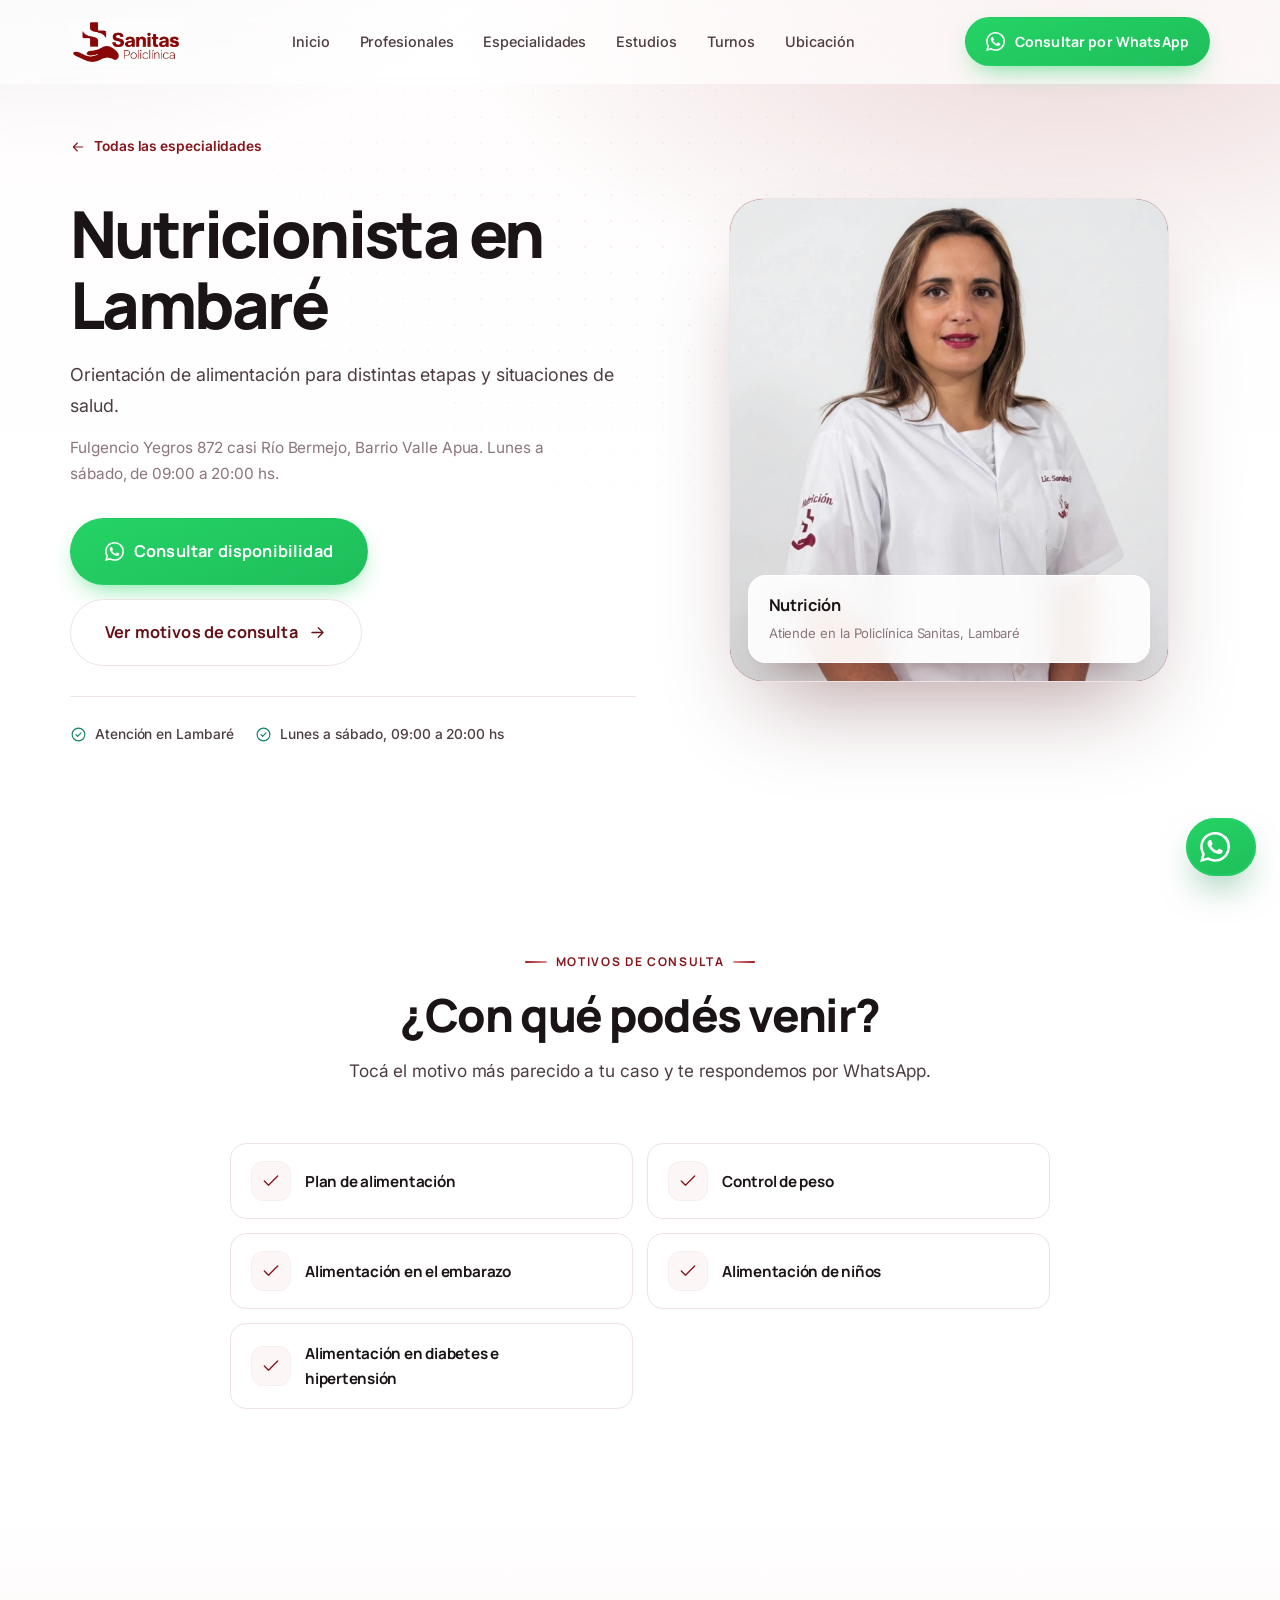
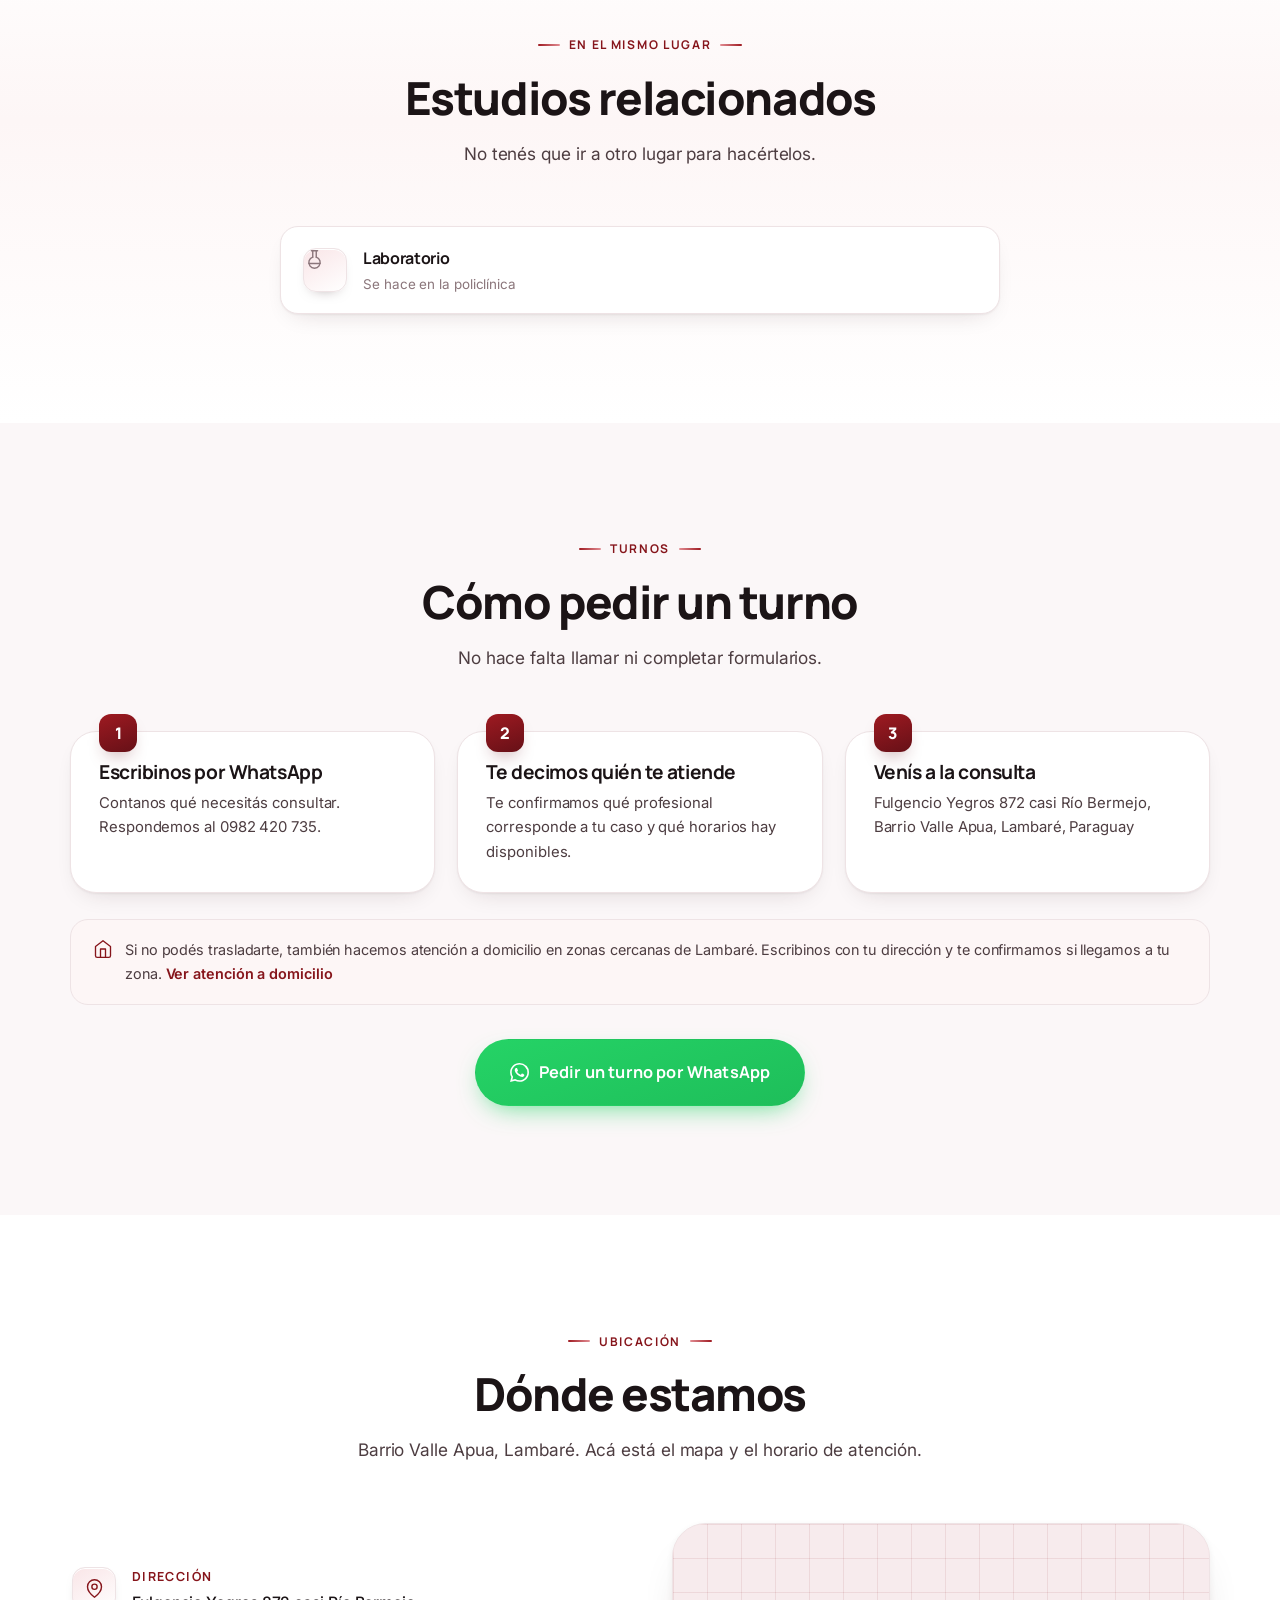
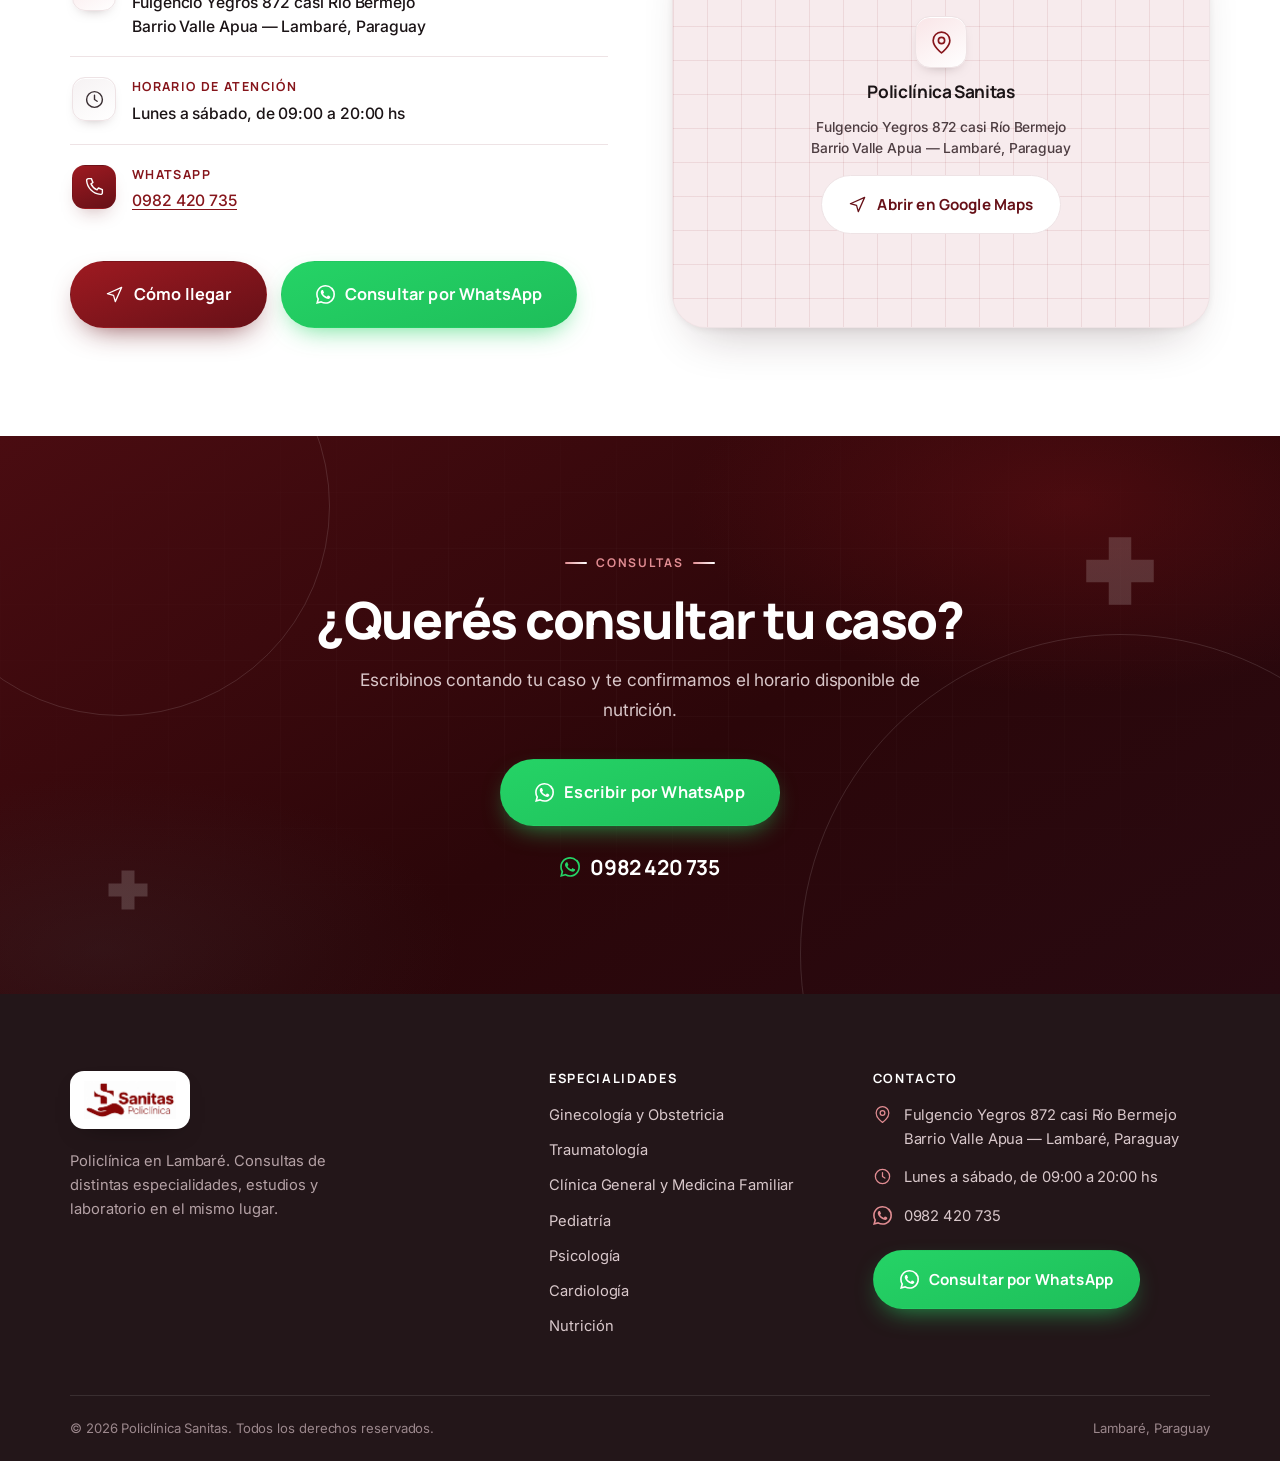
<file: especialidades/nutricion/index.html>
<!DOCTYPE html>
<html lang="es-PY">
<head>
<meta charset="UTF-8">
<meta name="viewport" content="width=device-width, initial-scale=1, viewport-fit=cover">
<title>Nutricionista en Lambaré | Policlínica Sanitas</title>
<meta name="description" content="Orientación de alimentación para distintas etapas y situaciones de salud. Consultá días y horarios por WhatsApp. Fulgencio Yegros 872 casi Río Bermejo, Lambaré.">
<meta name="theme-color" content="#86151B">
<meta name="robots" content="index, follow">
<link rel="canonical" href="https://policlinicasanitas.com.py/especialidades/nutricion/">
<meta property="og:type" content="website">
<meta property="og:locale" content="es_PY">
<meta property="og:site_name" content="Policlínica Sanitas">
<meta property="og:title" content="Nutricionista en Lambaré | Policlínica Sanitas">
<meta property="og:description" content="Orientación de alimentación para distintas etapas y situaciones de salud. Consultá días y horarios por WhatsApp. Fulgencio Yegros 872 casi Río Bermejo, Lambaré.">
<meta name="twitter:card" content="summary_large_image">
<link rel="icon" href="data:image/svg+xml,%3Csvg xmlns='http://www.w3.org/2000/svg' viewBox='0 0 32 32'%3E%3Crect width='32' height='32' rx='8' fill='%2386151B'/%3E%3Cpath d='M13 7h6v6h6v6h-6v6h-6v-6H7v-6h6z' fill='%23fff'/%3E%3C/svg%3E">
<link rel="preconnect" href="https://fonts.googleapis.com">
<link rel="preconnect" href="https://fonts.gstatic.com" crossorigin>
<link rel="stylesheet" href="https://fonts.googleapis.com/css2?family=Inter:wght@400;500;600&family=Manrope:wght@500;600;700;800&display=swap">
<link rel="stylesheet" href="../../assets/estilos.css">
<script>
!function(f,b,e,v,n,t,s){if(f.fbq)return;n=f.fbq=function(){n.callMethod?
n.callMethod.apply(n,arguments):n.queue.push(arguments)};if(!f._fbq)f._fbq=n;
n.push=n;n.loaded=!0;n.version='2.0';n.queue=[];t=b.createElement(e);t.async=!0;
t.src=v;s=b.getElementsByTagName(e)[0];s.parentNode.insertBefore(t,s)}(window,
document,'script','https://connect.facebook.net/en_US/fbevents.js');
fbq('init','1935288991149327');fbq('track','PageView');
</script>
<noscript><img height="1" width="1" style="display:none" alt=""
src="https://www.facebook.com/tr?id=1935288991149327&ev=PageView&noscript=1"></noscript>
</head>
<body>

<noscript><style>[data-reveal]{opacity:1!important;transform:none!important}</style></noscript>

<!-- ===== Sprite de íconos (inline: cero requests externos) ===== -->
<svg width="0" height="0" aria-hidden="true" focusable="false" style="position:absolute">
<defs>
  <symbol id="i-cross" viewBox="0 0 24 24"><path d="M9 3h6v6h6v6h-6v6H9v-6H3V9h6z" fill="currentColor" stroke="none"/></symbol>
  <symbol id="i-wa" viewBox="0 0 24 24"><path fill="currentColor" stroke="none" d="M17.472 14.382c-.297-.149-1.758-.867-2.03-.967-.273-.099-.471-.148-.67.15-.197.297-.767.966-.94 1.164-.173.199-.347.223-.644.075-.297-.15-1.255-.463-2.39-1.475-.883-.788-1.48-1.761-1.653-2.059-.173-.297-.018-.458.13-.606.134-.133.297-.347.446-.52.149-.174.198-.298.297-.497.099-.198.05-.371-.025-.52-.075-.149-.669-1.612-.916-2.207-.242-.579-.487-.5-.669-.51-.173-.008-.371-.01-.57-.01-.198 0-.52.074-.792.372-.272.297-1.04 1.016-1.04 2.479 0 1.462 1.065 2.875 1.213 3.074.149.198 2.096 3.2 5.077 4.487.709.306 1.262.489 1.694.625.712.227 1.36.195 1.872.118.571-.085 1.758-.719 2.006-1.413.248-.694.248-1.289.173-1.413-.074-.124-.272-.198-.57-.347m-5.421 7.403h-.004a9.87 9.87 0 0 1-5.031-1.378l-.361-.214-3.741.982.998-3.648-.235-.374a9.86 9.86 0 0 1-1.51-5.26c.001-5.45 4.436-9.884 9.888-9.884 2.64 0 5.122 1.03 6.988 2.898a9.82 9.82 0 0 1 2.893 6.994c-.003 5.45-4.437 9.884-9.885 9.884m8.413-18.297A11.81 11.81 0 0 0 12.05 0C5.495 0 .16 5.335.157 11.892c0 2.096.547 4.142 1.588 5.945L.057 24l6.305-1.654a11.88 11.88 0 0 0 5.683 1.448h.005c6.554 0 11.89-5.335 11.893-11.893A11.82 11.82 0 0 0 20.885 3.4"/></symbol>
  <symbol id="i-heart" viewBox="0 0 24 24"><path d="M19 14c1.49-1.46 3-3.21 3-5.5A5.5 5.5 0 0 0 16.5 3c-1.76 0-3 .5-4.5 2-1.5-1.5-2.74-2-4.5-2A5.5 5.5 0 0 0 2 8.5c0 2.3 1.5 4.05 3 5.5l7 7Z"/></symbol>
  <symbol id="i-pulse" viewBox="0 0 24 24"><path d="M22 12h-4l-3 9L9 3l-3 9H2"/></symbol>
  <symbol id="i-stetho" viewBox="0 0 24 24"><path d="M4.8 2.3A.3.3 0 1 0 5 2H4a2 2 0 0 0-2 2v5a6 6 0 0 0 12 0V4a2 2 0 0 0-2-2h-1a.2.2 0 1 0 .3.3"/><path d="M8 15v1a6 6 0 0 0 12 0v-4"/><circle cx="20" cy="10" r="2"/></symbol>
  <symbol id="i-users" viewBox="0 0 24 24"><path d="M16 21v-2a4 4 0 0 0-4-4H6a4 4 0 0 0-4 4v2"/><circle cx="9" cy="7" r="4"/><path d="M22 21v-2a4 4 0 0 0-3-3.87"/><path d="M16 3.13a4 4 0 0 1 0 7.75"/></symbol>
  <symbol id="i-user" viewBox="0 0 24 24"><circle cx="12" cy="8" r="4"/><path d="M5 21a7 7 0 0 1 14 0"/></symbol>
  <symbol id="i-pin" viewBox="0 0 24 24"><path d="M20 10c0 6-8 12-8 12s-8-6-8-12a8 8 0 0 1 16 0Z"/><circle cx="12" cy="10" r="3"/></symbol>
  <symbol id="i-home" viewBox="0 0 24 24"><path d="m3 9 9-7 9 7v11a2 2 0 0 1-2 2H5a2 2 0 0 1-2-2z"/><path d="M9 22V12h6v10"/></symbol>
  <symbol id="i-clock" viewBox="0 0 24 24"><circle cx="12" cy="12" r="9"/><path d="M12 7v5l3 2"/></symbol>
  <symbol id="i-check" viewBox="0 0 24 24"><path d="m20 6-11 11-5-5"/></symbol>
  <symbol id="i-check-c" viewBox="0 0 24 24"><circle cx="12" cy="12" r="9"/><path d="m8.4 12.2 2.4 2.4 4.8-5"/></symbol>
  <symbol id="i-arrow" viewBox="0 0 24 24"><path d="M5 12h14m-6-6 6 6-6 6"/></symbol>
  <symbol id="i-menu" viewBox="0 0 24 24"><path d="M4 7h16M4 12h16M4 17h16"/></symbol>
  <symbol id="i-close" viewBox="0 0 24 24"><path d="m6 6 12 12M18 6 6 18"/></symbol>
  <symbol id="i-calendar" viewBox="0 0 24 24"><rect x="3" y="5" width="18" height="16" rx="3"/><path d="M8 3v4M16 3v4M3 10h18"/></symbol>
  <symbol id="i-flask" viewBox="0 0 24 24"><path d="M10 2v7.3M14 9.3V2M8.5 2h7"/><path d="M14 9.3a6.5 6.5 0 1 1-4 0"/><path d="M5.6 16.5h12.8"/></symbol>
  <symbol id="i-micro" viewBox="0 0 24 24"><path d="M6 18h8M3 22h18"/><path d="M14 22a7 7 0 0 0 0-14h-1"/><path d="M9 14h2"/><path d="M9 12a2 2 0 0 1-2-2V6h6v4a2 2 0 0 1-2 2Z"/><path d="M12 6V3a1 1 0 0 0-1-1H9a1 1 0 0 0-1 1v3"/></symbol>
  <symbol id="i-smile" viewBox="0 0 24 24"><circle cx="12" cy="12" r="9"/><path d="M9 10h.01M15 10h.01"/><path d="M8.6 14.3a4.6 4.6 0 0 0 6.8 0"/></symbol>
  <symbol id="i-venus" viewBox="0 0 24 24"><circle cx="12" cy="9" r="5.2"/><path d="M12 14.2V21M9 18h6"/></symbol>
  <symbol id="i-apple" viewBox="0 0 24 24"><path d="M12 7.4c-1.5-2-4-2.6-5.6-1.2C4.4 7.6 4.6 11.2 6 14.2c1 2.2 2.6 4 4 4 .9 0 1.3-.4 2-.4s1.1.4 2 .4c1.4 0 3-1.8 4-4 1.4-3 1.6-6.6-.4-8.2-1.6-1.4-4.1-.8-5.6 1.4Z"/><path d="M12 7.4c0-1.8.7-3.1 2.6-3.9"/></symbol>
  <symbol id="i-bone" viewBox="0 0 24 24"><path d="M8.6 15.4 15.4 8.6"/><circle cx="6.4" cy="15.6" r="2.5"/><circle cx="8.4" cy="17.6" r="2.5"/><circle cx="15.6" cy="6.4" r="2.5"/><circle cx="17.6" cy="8.4" r="2.5"/></symbol>
  <symbol id="i-mind" viewBox="0 0 24 24"><circle cx="12" cy="12" r="9"/><path d="M12 16.8s-3.4-2.1-3.4-4.3a1.9 1.9 0 0 1 3.4-1.2 1.9 1.9 0 0 1 3.4 1.2c0 2.2-3.4 4.3-3.4 4.3Z"/></symbol>
  <symbol id="i-cloud" viewBox="0 0 24 24"><path d="M7 18.5a4.2 4.2 0 0 1-.6-8.36 5.6 5.6 0 0 1 10.8-1.1A4.2 4.2 0 0 1 17 18.5Z"/></symbol>
  <symbol id="i-wind" viewBox="0 0 24 24"><path d="M4 8h9.5a2.8 2.8 0 1 0-2.8-2.8"/><path d="M4 12h13a2.8 2.8 0 1 1-2.8 2.8"/><path d="M4 16h6.5"/></symbol>
  <symbol id="i-cap" viewBox="0 0 24 24"><path d="m2.5 9 9.5-4.6L21.5 9 12 13.6z"/><path d="M6.5 11.2V16c0 1.6 2.5 2.8 5.5 2.8s5.5-1.2 5.5-2.8v-4.8"/></symbol>
  <symbol id="i-bulb" viewBox="0 0 24 24"><path d="M9.5 18.5h5M10.5 21.5h3"/><path d="M12 2.5a6.3 6.3 0 0 0-3.7 11.4c.5.4.8 1 .9 1.6h5.6c.1-.6.4-1.2.9-1.6A6.3 6.3 0 0 0 12 2.5Z"/></symbol>
  <symbol id="i-clip" viewBox="0 0 24 24"><path d="M9 4H7a2 2 0 0 0-2 2v13a2 2 0 0 0 2 2h10a2 2 0 0 0 2-2V6a2 2 0 0 0-2-2h-2"/><rect x="9" y="2.5" width="6" height="4" rx="1.4"/><path d="M9 12h6M9 16h4"/></symbol>
  <symbol id="i-syringe" viewBox="0 0 24 24"><path d="m17 3 4 4"/><path d="m19.5 5.5-9 9"/><path d="m14 6 4 4"/><path d="M12.5 7.5 6 14a2 2 0 0 0 0 2.8l1.2 1.2a2 2 0 0 0 2.8 0l6.5-6.5"/><path d="m7 17-4 4"/></symbol>
  <symbol id="i-cast" viewBox="0 0 24 24"><rect x="1.6" y="8" width="20.8" height="8" rx="4" transform="rotate(-45 12 12)"/><path d="M10.8 10.8h.01M13.2 13.2h.01M13.2 10.8h.01M10.8 13.2h.01"/></symbol>
  <symbol id="i-monitor" viewBox="0 0 24 24"><rect x="2" y="4" width="20" height="13" rx="3"/><path d="M8.5 21h7M12 17v4"/><path d="M6 10.8h2.4L10 7.8l2 6 1.5-3H18"/></symbol>
  <symbol id="i-drop" viewBox="0 0 24 24"><path d="M12 2.8s6.2 6.6 6.2 10.4a6.2 6.2 0 0 1-12.4 0C5.8 9.4 12 2.8 12 2.8Z"/></symbol>
  <symbol id="i-shield" viewBox="0 0 24 24"><path d="M12 2.8 4.5 5.8v5.7c0 4.5 3.2 8.5 7.5 9.7 4.3-1.2 7.5-5.2 7.5-9.7V5.8z"/><path d="m8.9 11.8 2.3 2.3 4-4.3"/></symbol>
  <symbol id="i-phone" viewBox="0 0 24 24"><path d="M5 3h3.4l1.8 4.4-2.2 1.6a13 13 0 0 0 6.9 6.9l1.6-2.2L21 15.5V19a2 2 0 0 1-2.2 2A17.2 17.2 0 0 1 3 5.2 2 2 0 0 1 5 3Z"/></symbol>
  <symbol id="i-nav" viewBox="0 0 24 24"><path d="m3 11 18-8-8 18-2.2-7.8z"/></symbol>
  <symbol id="i-building" viewBox="0 0 24 24"><path d="M4 21V6a2 2 0 0 1 2-2h7a2 2 0 0 1 2 2v15"/><path d="M15 9h3a2 2 0 0 1 2 2v10"/><path d="M2 21h20M8 8h3M8 12h3M8 16h3"/></symbol>
  <symbol id="i-leaf" viewBox="0 0 24 24"><path d="M4.5 19.5C4.5 11.5 9.8 5.4 20 4.5c0 10.8-5.9 15.9-13 15.9H4.5Z"/><path d="M5.5 18.5c3-5 6.2-7.2 10.5-8.5"/></symbol>
  <symbol id="i-sparkle" viewBox="0 0 24 24"><path d="m11 3 1.9 5.1L18 10l-5.1 1.9L11 17l-1.9-5.1L4 10l5.1-1.9z"/><path d="m18 15.5.8 2.2 2.2.8-2.2.8-.8 2.2-.8-2.2-2.2-.8 2.2-.8z"/></symbol>
  <symbol id="i-hand" viewBox="0 0 24 24"><path d="M11 17H8.6a3 3 0 0 1-2.1-.9L3 12.6l1.2-1.2a2 2 0 0 1 2.6-.2L8.5 12.5V5.8a1.7 1.7 0 0 1 3.4 0V11"/><path d="M18.5 6.6a2.3 2.3 0 0 0-3.3 0L14 7.8l-1.2-1.2a2.3 2.3 0 1 0-3.3 3.3L14 14.4l4.5-4.5a2.3 2.3 0 0 0 0-3.3Z"/></symbol>
</defs>
</svg>

<header class="hdr" id="hdr">
  <div class="wrap">
    <a href="../../index.html" class="logo" aria-label="Policlínica Sanitas — inicio">
      <img class="logo-full" src="../../fotos/logo.jpeg" alt="Policlínica Sanitas" width="243" height="100" decoding="async">
    </a>
    <nav class="nav" id="nav" aria-label="Navegación principal">
      <a href="../../index.html#inicio">Inicio</a>
      <a href="../../index.html#profesionales">Profesionales</a>
      <a href="../../index.html#especialidades">Especialidades</a>
      <a href="../../index.html#estudios">Estudios</a>
      <a href="../../index.html#turnos">Turnos</a>
      <a href="../../index.html#ubicacion">Ubicación</a>
    </nav>
    <div class="hdr-cta">
      <a class="btn btn--wa" href="https://wa.me/595982420735?text=Hola%2C%20quiero%20consultar%20disponibilidad%20en%20la%20Policl%C3%ADnica%20Sanitas." target="_blank" rel="noopener">
        <svg class="ico" aria-hidden="true"><use href="#i-wa"/></svg> Consultar por WhatsApp
      </a>
      <button class="burger" id="burger" aria-label="Abrir menú" aria-expanded="false" aria-controls="mnav">
        <svg class="ico" id="burger-i" aria-hidden="true"><use href="#i-menu"/></svg>
      </button>
    </div>
  </div>
</header>

<div class="mnav" id="mnav">
  <a href="../../index.html#inicio">Inicio</a>
  <a href="../../index.html#profesionales">Profesionales</a>
  <a href="../../index.html#especialidades">Especialidades</a>
  <a href="../../index.html#estudios">Estudios</a>
  <a href="../../index.html#turnos">Turnos</a>
  <a href="../../index.html#ubicacion">Ubicación</a>
  <a class="btn btn--wa btn--block" href="https://wa.me/595982420735?text=Hola%2C%20quiero%20consultar%20disponibilidad%20en%20la%20Policl%C3%ADnica%20Sanitas." target="_blank" rel="noopener">
    <svg class="ico" aria-hidden="true"><use href="#i-wa"/></svg> Consultar por WhatsApp
  </a>
</div>

<main id="inicio">

<section class="hero" id="hero">
  <div class="wrap hero-grid">
    <div class="hero-copy">
      <a class="volver" href="../../index.html"><svg aria-hidden="true"><use href="#i-arrow"/></svg> Todas las especialidades</a>
      <h1 data-reveal>Nutricionista en Lambaré</h1>
      <p class="hero-sub" data-reveal style="--d:120ms">Orientación de alimentación para distintas etapas y situaciones de salud.</p>
      <p class="hero-note" data-reveal style="--d:180ms">Fulgencio Yegros 872 casi Río Bermejo, Barrio Valle Apua. Lunes a sábado, de 09:00 a 20:00 hs.</p>
      <div class="btn-row" data-reveal style="--d:240ms">
        <a class="btn btn--wa btn--lg" href="https://wa.me/595982420735?text=Hola%2C%20quiero%20consultar%20disponibilidad%20de%20Nutrici%C3%B3n%20en%20la%20Policl%C3%ADnica%20Sanitas." target="_blank" rel="noopener">
          <svg class="ico" aria-hidden="true"><use href="#i-wa"/></svg> Consultar disponibilidad
        </a>
        <a class="btn btn--ghost btn--lg" href="#motivos">Ver motivos de consulta <svg class="ico" aria-hidden="true"><use href="#i-arrow"/></svg></a>
      </div>
      <div class="hero-mini" data-reveal style="--d:300ms">
        <span><svg aria-hidden="true"><use href="#i-check-c"/></svg> Atención en Lambaré</span>
        <span><svg aria-hidden="true"><use href="#i-check-c"/></svg> Lunes a sábado, 09:00 a 20:00 hs</span>
      </div>
    </div>
    <div data-reveal style="--d:140ms">
      <div class="pro-hero">
        <span class="pro-ph"><svg aria-hidden="true"><use href="#i-user"/></svg></span>
        <img class="photo-img" src="../../fotos/equipo/nutricion.jpeg" alt="Profesional de Nutrición de la Policlínica Sanitas"
             width="600" height="660" decoding="async" onerror="this.remove()">
        <div class="tag-esp">
          <b>Nutrición</b>
          <span>Atiende en la Policlínica Sanitas, Lambaré</span>
        </div>
      </div>
    </div>
  </div>
</section>

<section class="sec" id="motivos">
  <div class="wrap" style="max-width:860px">
    <div class="sec-head center" data-reveal>
      <span class="eyebrow">Motivos de consulta</span>
      <h2>¿Con qué podés venir?</h2>
      <p class="lead" style="margin-top:16px">Tocá el motivo más parecido a tu caso y te respondemos por WhatsApp.</p>
    </div>
    <div class="motivos" style="grid-template-columns:repeat(2,1fr)">
      <a class="motivo" data-reveal style="--d:0ms" href="https://wa.me/595982420735?text=Hola%2C%20quiero%20consultar%20por%20Nutrici%C3%B3n.%20Mi%20caso%20es%3A%20plan%20de%20alimentaci%C3%B3n." target="_blank" rel="noopener">
        <span class="b"><svg class="ico" aria-hidden="true"><use href="#i-check"/></svg></span> Plan de alimentación
        <svg class="arw" aria-hidden="true"><use href="#i-arrow"/></svg></a>
      <a class="motivo" data-reveal style="--d:50ms" href="https://wa.me/595982420735?text=Hola%2C%20quiero%20consultar%20por%20Nutrici%C3%B3n.%20Mi%20caso%20es%3A%20control%20de%20peso." target="_blank" rel="noopener">
        <span class="b"><svg class="ico" aria-hidden="true"><use href="#i-check"/></svg></span> Control de peso
        <svg class="arw" aria-hidden="true"><use href="#i-arrow"/></svg></a>
      <a class="motivo" data-reveal style="--d:100ms" href="https://wa.me/595982420735?text=Hola%2C%20quiero%20consultar%20por%20Nutrici%C3%B3n.%20Mi%20caso%20es%3A%20alimentaci%C3%B3n%20en%20el%20embarazo." target="_blank" rel="noopener">
        <span class="b"><svg class="ico" aria-hidden="true"><use href="#i-check"/></svg></span> Alimentación en el embarazo
        <svg class="arw" aria-hidden="true"><use href="#i-arrow"/></svg></a>
      <a class="motivo" data-reveal style="--d:150ms" href="https://wa.me/595982420735?text=Hola%2C%20quiero%20consultar%20por%20Nutrici%C3%B3n.%20Mi%20caso%20es%3A%20alimentaci%C3%B3n%20de%20ni%C3%B1os." target="_blank" rel="noopener">
        <span class="b"><svg class="ico" aria-hidden="true"><use href="#i-check"/></svg></span> Alimentación de niños
        <svg class="arw" aria-hidden="true"><use href="#i-arrow"/></svg></a>
      <a class="motivo" data-reveal style="--d:200ms" href="https://wa.me/595982420735?text=Hola%2C%20quiero%20consultar%20por%20Nutrici%C3%B3n.%20Mi%20caso%20es%3A%20alimentaci%C3%B3n%20en%20diabetes%20e%20hipertensi%C3%B3n." target="_blank" rel="noopener">
        <span class="b"><svg class="ico" aria-hidden="true"><use href="#i-check"/></svg></span> Alimentación en diabetes e hipertensión
        <svg class="arw" aria-hidden="true"><use href="#i-arrow"/></svg></a>
    </div>
  </div>
</section>

<section class="sec sec--sky">
  <div class="wrap" style="max-width:760px">
    <div class="sec-head center" data-reveal>
      <span class="eyebrow">En el mismo lugar</span>
      <h2>Estudios relacionados</h2>
      <p class="lead" style="margin-top:16px">No tenés que ir a otro lugar para hacértelos.</p>
    </div>
    <div class="proc-list">
        <div class="proc"><span class="itile"><svg class="ico" aria-hidden="true"><use href="#i-flask"/></svg></span><div><b>Laboratorio</b><span>Se hace en la policlínica</span></div></div>
    </div>
  </div>
</section>

<section class="sec sec--alt" id="turnos">
  <div class="wrap">
    <div class="sec-head center" data-reveal>
      <span class="eyebrow">Turnos</span>
      <h2>Cómo pedir un turno</h2>
      <p class="lead" style="margin-top:16px">No hace falta llamar ni completar formularios.</p>
    </div>
    <div class="pasos">
      <article class="paso" data-reveal>
        <h3>Escribinos por WhatsApp</h3>
        <p>Contanos qué necesitás consultar. Respondemos al 0982 420 735.</p>
      </article>
      <article class="paso" data-reveal style="--d:90ms">
        <h3>Te decimos quién te atiende</h3>
        <p>Te confirmamos qué profesional corresponde a tu caso y qué horarios hay disponibles.</p>
      </article>
      <article class="paso" data-reveal style="--d:180ms">
        <h3>Venís a la consulta</h3>
        <p>Fulgencio Yegros 872 casi Río Bermejo, Barrio Valle Apua, Lambaré, Paraguay</p>
      </article>
    </div>
    <div class="paso-nota" data-reveal>
      <svg aria-hidden="true"><use href="#i-home"/></svg>
      <span>Si no podés trasladarte, también hacemos atención a domicilio en zonas cercanas de Lambaré.
      Escribinos con tu dirección y te confirmamos si llegamos a tu zona.
      <a href="../../index.html#domicilio" style="color:var(--red-700);font-weight:600">Ver atención a domicilio</a></span>
    </div>
    <div class="center" style="margin-top:34px" data-reveal>
      <a class="btn btn--wa btn--lg" href="https://wa.me/595982420735?text=Hola%2C%20quiero%20pedir%20un%20turno%20en%20la%20Policl%C3%ADnica%20Sanitas." target="_blank" rel="noopener">
        <svg class="ico" aria-hidden="true"><use href="#i-wa"/></svg> Pedir un turno por WhatsApp
      </a>
    </div>
  </div>
</section>

<section class="sec" id="ubicacion">
  <div class="wrap">
    <div class="sec-head center" data-reveal>
      <span class="eyebrow">Ubicación</span>
      <h2>Dónde estamos</h2>
      <p class="lead" style="margin-top:16px">Barrio Valle Apua, Lambaré. Acá está el mapa y el horario de atención.</p>
    </div>
    <div class="split" style="align-items:stretch">
      <div data-reveal>
        <div class="info-rows">
          <div class="info-row">
            <span class="itile"><svg class="ico" aria-hidden="true"><use href="#i-pin"/></svg></span>
            <div><b>Dirección</b><p>Fulgencio Yegros 872 casi Río Bermejo<br>Barrio Valle Apua — Lambaré, Paraguay</p></div>
          </div>
          <div class="info-row">
            <span class="itile itile--soft"><svg class="ico" aria-hidden="true"><use href="#i-clock"/></svg></span>
            <div><b>Horario de atención</b><p>Lunes a sábado, de 09:00 a 20:00 hs</p></div>
          </div>
          <div class="info-row">
            <span class="itile itile--accent"><svg class="ico" aria-hidden="true"><use href="#i-phone"/></svg></span>
            <div><b>WhatsApp</b><p><a href="https://wa.me/595982420735?text=Hola%2C%20quiero%20consultar%20disponibilidad%20en%20la%20Policl%C3%ADnica%20Sanitas." target="_blank" rel="noopener">0982 420 735</a></p></div>
          </div>
        </div>
        <div class="btn-row">
          <a class="btn btn--brand btn--lg" href="https://www.google.com/maps/dir/?api=1&amp;destination=-25.3465404%2C-57.6000046" target="_blank" rel="noopener">
            <svg class="ico" aria-hidden="true"><use href="#i-nav"/></svg> Cómo llegar
          </a>
          <a class="btn btn--wa btn--lg" href="https://wa.me/595982420735?text=Hola%2C%20quiero%20consultar%20disponibilidad%20en%20la%20Policl%C3%ADnica%20Sanitas." target="_blank" rel="noopener">
            <svg class="ico" aria-hidden="true"><use href="#i-wa"/></svg> Consultar por WhatsApp
          </a>
        </div>
      </div>
      <div data-reveal style="--d:120ms">
        <div class="map-card" id="mapCard">
          <div class="map-ph">
            <span class="itile"><svg class="ico" aria-hidden="true"><use href="#i-pin"/></svg></span>
            <b>Policlínica Sanitas</b>
            <span>Fulgencio Yegros 872 casi Río Bermejo<br>Barrio Valle Apua — Lambaré, Paraguay</span>
            <a class="btn btn--ghost" href="https://www.google.com/maps/search/?api=1&amp;query=-25.3465404%2C-57.6000046" target="_blank" rel="noopener">
              <svg class="ico" aria-hidden="true"><use href="#i-nav"/></svg> Abrir en Google Maps
            </a>
          </div>
        </div>
      </div>
    </div>
  </div>
</section>

<section class="sec dark cta-final" id="contacto">
  <div class="cta-orbs" aria-hidden="true">
    <span class="o" style="width:420px;height:420px;top:-140px;left:-90px"></span>
    <span class="o" style="width:640px;height:640px;bottom:-280px;right:-160px"></span>
    <svg class="cta-cross" style="width:90px;top:16%;right:9%" viewBox="0 0 24 24" aria-hidden="true"><use href="#i-cross"/></svg>
    <svg class="cta-cross" style="width:52px;bottom:14%;left:8%;animation-delay:1.4s" viewBox="0 0 24 24" aria-hidden="true"><use href="#i-cross"/></svg>
  </div>
  <div class="wrap">
    <span class="eyebrow" data-reveal>Consultas</span>
    <h2 data-reveal style="--d:70ms">¿Querés consultar tu caso?</h2>
    <p class="lead" data-reveal style="--d:140ms;color:rgba(250,236,238,.84);max-width:620px;margin-inline:auto">Escribinos contando tu caso y te confirmamos el horario disponible de nutrición.</p>
    <div class="btn-row" data-reveal style="--d:210ms">
      <a class="btn btn--wa btn--lg" href="https://wa.me/595982420735?text=Hola%2C%20quiero%20consultar%20disponibilidad%20en%20la%20Policl%C3%ADnica%20Sanitas." target="_blank" rel="noopener">
        <svg class="ico" aria-hidden="true"><use href="#i-wa"/></svg> Escribir por WhatsApp
      </a>
    </div>
    <div data-reveal style="--d:280ms">
      <a class="cta-num" href="https://wa.me/595982420735?text=Hola%2C%20quiero%20consultar%20disponibilidad%20en%20la%20Policl%C3%ADnica%20Sanitas." target="_blank" rel="noopener">
        <svg aria-hidden="true"><use href="#i-wa"/></svg> 0982 420 735
      </a>
    </div>
  </div>
</section>

</main>
<script>window.SANITAS_PAGINA = 'nutricion';</script>

<footer class="ftr">
  <div class="wrap">
    <div class="ftr-grid">
      <div>
        <a href="../../index.html" class="logo" aria-label="Policlínica Sanitas — inicio">
          <span class="logo-plate"><img class="logo-full" src="../../fotos/logo.jpeg" alt="Policlínica Sanitas" width="243" height="100" decoding="async"></span>
        </a>
        <p class="ftr-claim">Policlínica en Lambaré. Consultas de distintas especialidades, estudios y laboratorio en el mismo lugar.</p>
      </div>
      <div>
        <h4>Especialidades</h4>
        <ul>
          <li><a href="../../especialidades/ginecologia-obstetricia/index.html">Ginecología y Obstetricia</a></li>
          <li><a href="../../especialidades/traumatologia/index.html">Traumatología</a></li>
          <li><a href="../../especialidades/medicina-familiar/index.html">Clínica General y Medicina Familiar</a></li>
          <li><a href="../../especialidades/pediatria/index.html">Pediatría</a></li>
          <li><a href="../../especialidades/psicologia/index.html">Psicología</a></li>
          <li><a href="../../especialidades/cardiologia/index.html">Cardiología</a></li>
          <li><a href="../../especialidades/nutricion/index.html">Nutrición</a></li>
        </ul>
      </div>
      <div>
        <h4>Contacto</h4>
        <div class="ftr-contact">
          <div><svg aria-hidden="true"><use href="#i-pin"/></svg><span>Fulgencio Yegros 872 casi Río Bermejo<br>Barrio Valle Apua — Lambaré, Paraguay</span></div>
          <div><svg aria-hidden="true"><use href="#i-clock"/></svg><span>Lunes a sábado, de 09:00 a 20:00 hs</span></div>
          <div><svg aria-hidden="true"><use href="#i-wa"/></svg><span><a href="https://wa.me/595982420735?text=Hola%2C%20quiero%20consultar%20disponibilidad%20en%20la%20Policl%C3%ADnica%20Sanitas." target="_blank" rel="noopener">0982 420 735</a></span></div>
        </div>
        <a class="btn btn--wa" style="margin-top:22px" href="https://wa.me/595982420735?text=Hola%2C%20quiero%20consultar%20disponibilidad%20en%20la%20Policl%C3%ADnica%20Sanitas." target="_blank" rel="noopener">
          <svg class="ico" aria-hidden="true"><use href="#i-wa"/></svg> Consultar por WhatsApp
        </a>
      </div>
    </div>
    <div class="ftr-bottom">
      <span>© 2026 Policlínica Sanitas. Todos los derechos reservados.</span>
      <span>Lambaré, Paraguay</span>
    </div>
  </div>
</footer>

<a class="wa-float" href="https://wa.me/595982420735?text=Hola%2C%20quiero%20consultar%20disponibilidad%20en%20la%20Policl%C3%ADnica%20Sanitas." target="_blank" rel="noopener" aria-label="Consultar disponibilidad por WhatsApp">
  <svg aria-hidden="true"><use href="#i-wa"/></svg>
  <span class="lbl">Consultá tu turno</span>
</a>

<div class="wa-bar">
  <a class="btn btn--wa btn--lg btn--block" href="https://wa.me/595982420735?text=Hola%2C%20quiero%20consultar%20disponibilidad%20en%20la%20Policl%C3%ADnica%20Sanitas." target="_blank" rel="noopener">
    <svg class="ico" aria-hidden="true"><use href="#i-wa"/></svg> Consultar por WhatsApp
  </a>
</div>

<script type="application/ld+json">
{
  "@context":"https://schema.org",
  "@type":"MedicalClinic",
  "name":"Policlínica Sanitas",
  "description":"Policlínica en Lambaré, Paraguay. Consultas de distintas especialidades, estudios, laboratorio y atención a domicilio en zonas cercanas.",
  "address":{
    "@type":"PostalAddress",
    "streetAddress":"Fulgencio Yegros 872 casi Río Bermejo, Barrio Valle Apua",
    "addressLocality":"Lambaré",
    "addressRegion":"Central",
    "postalCode":"110718",
    "addressCountry":"PY"
  },
  "geo":{"@type":"GeoCoordinates","latitude":-25.3465404,"longitude":-57.6000046},
  "hasMap":"https://www.google.com/maps/search/?api=1&query=-25.3465404%2C-57.6000046",
  "areaServed":"Lambaré, Paraguay",
  "telephone":"+595982420735",
  "openingHoursSpecification":[{
    "@type":"OpeningHoursSpecification",
    "dayOfWeek":["Monday","Tuesday","Wednesday","Thursday","Friday","Saturday"],
    "opens":"09:00","closes":"20:00"
  }],
  "availableService":[
    {"@type":"MedicalSpecialty","name":"Ginecología y Obstetricia"},
    {"@type":"MedicalSpecialty","name":"Traumatología"},
    {"@type":"MedicalSpecialty","name":"Clínica General y Medicina Familiar"},
    {"@type":"MedicalSpecialty","name":"Pediatría"},
    {"@type":"MedicalSpecialty","name":"Psicología"},
    {"@type":"MedicalSpecialty","name":"Nutrición"},
    {"@type":"MedicalSpecialty","name":"Cardiología"}
  ]
}
</script>

<script src="../../assets/app.js" defer></script>
</body>
</html>
</file>
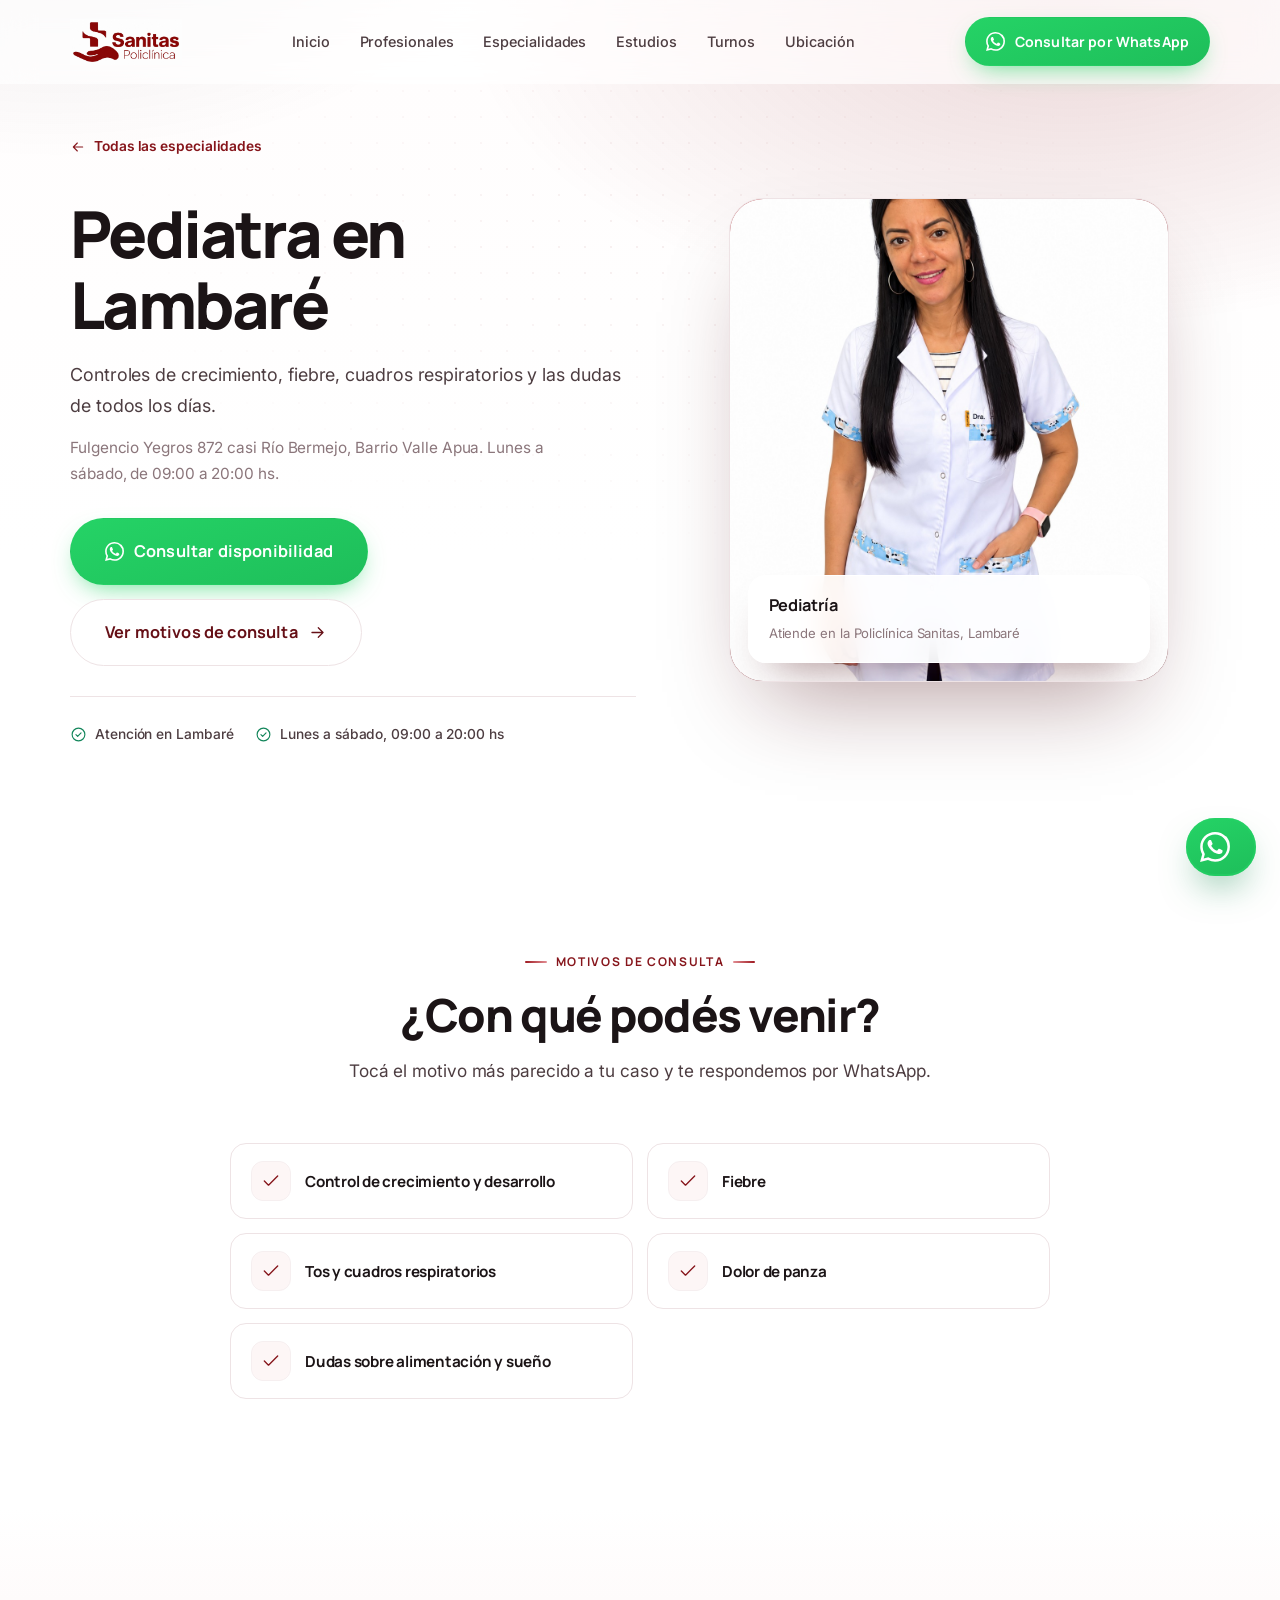
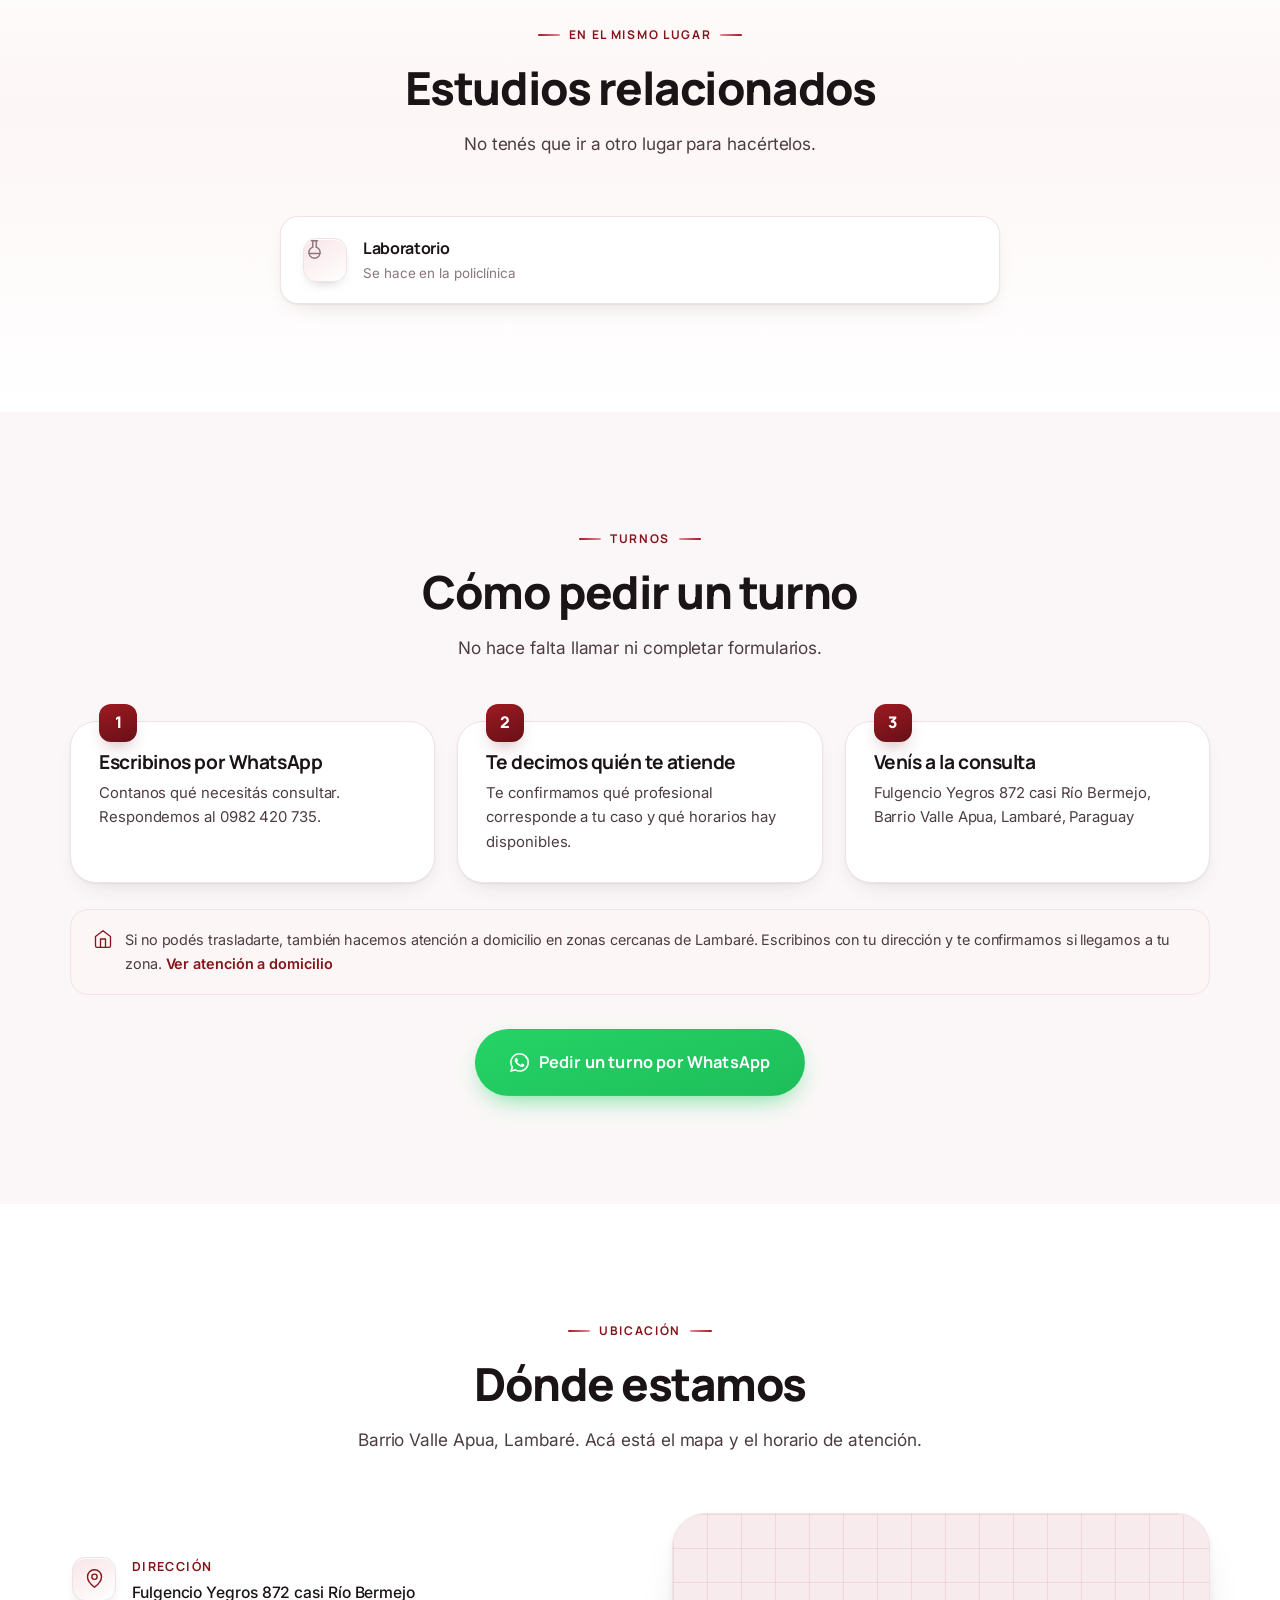
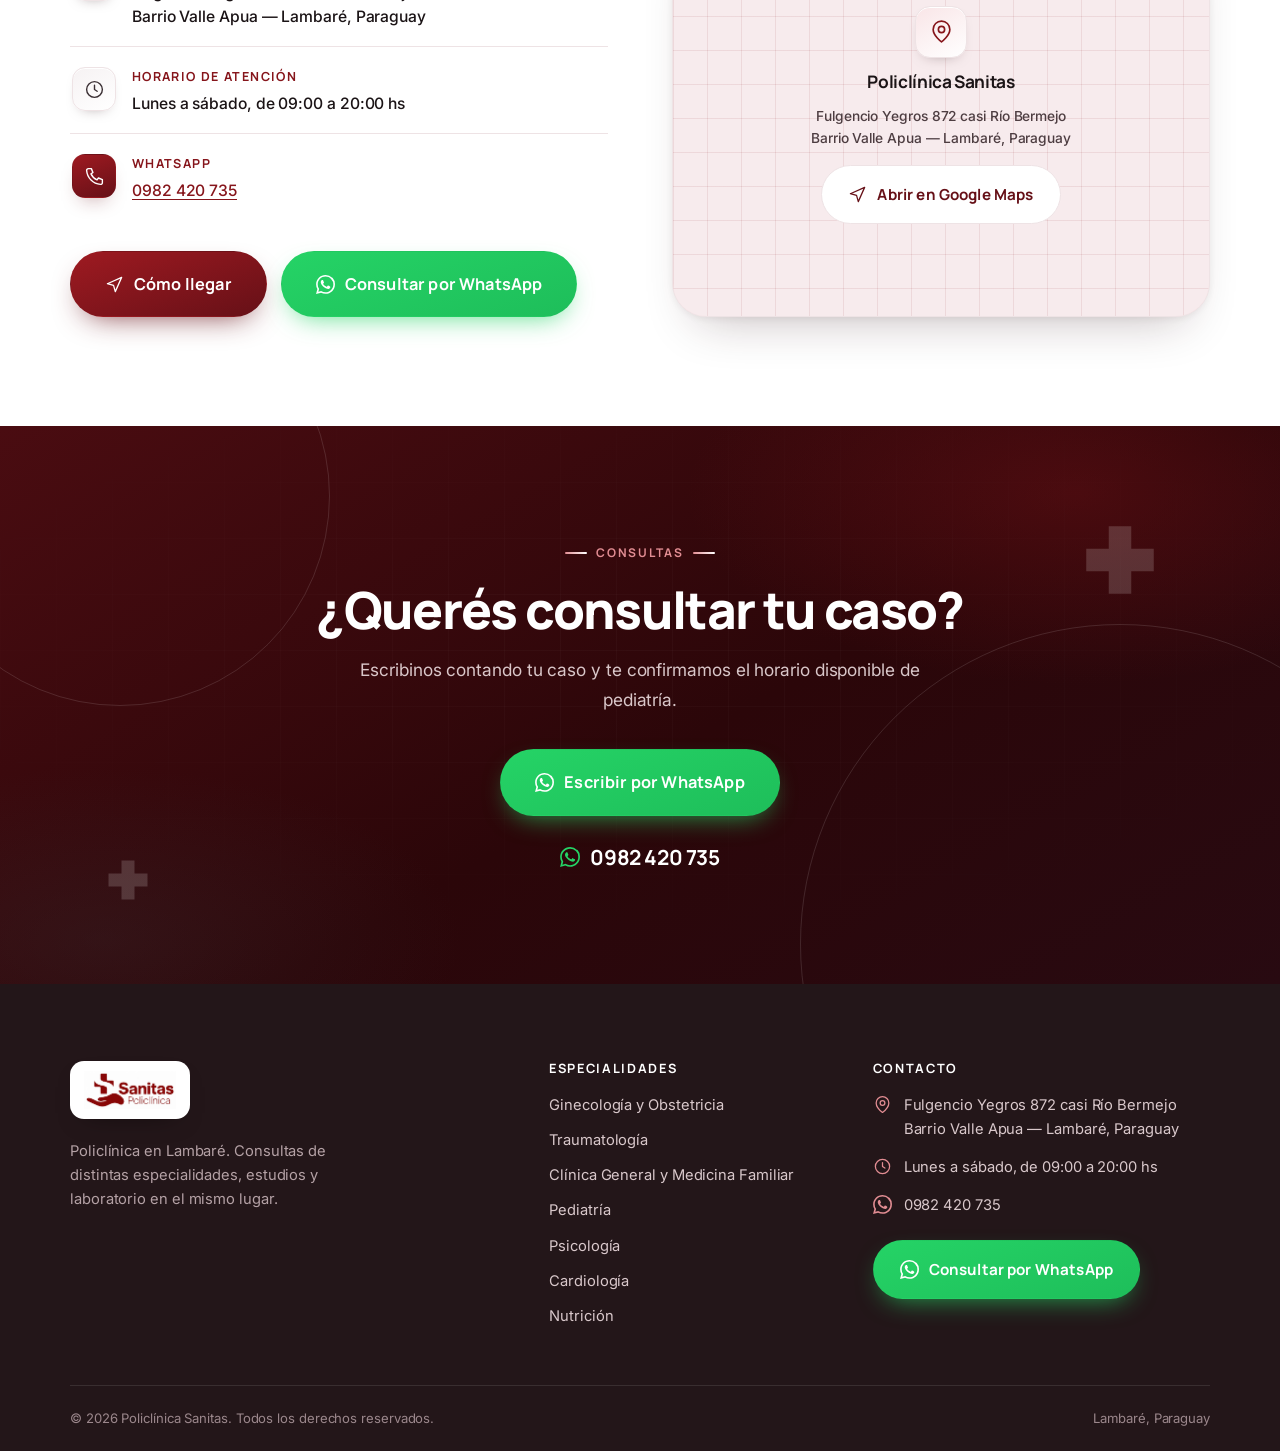
<file: especialidades/pediatria/index.html>
<!DOCTYPE html>
<html lang="es-PY">
<head>
<meta charset="UTF-8">
<meta name="viewport" content="width=device-width, initial-scale=1, viewport-fit=cover">
<title>Pediatra en Lambaré | Policlínica Sanitas</title>
<meta name="description" content="Controles de crecimiento, fiebre, cuadros respiratorios y las dudas de todos los días. Consultá días y horarios por WhatsApp. Fulgencio Yegros 872 casi Río Bermejo, Lambaré.">
<meta name="theme-color" content="#86151B">
<meta name="robots" content="index, follow">
<link rel="canonical" href="https://policlinicasanitas.com.py/especialidades/pediatria/">
<meta property="og:type" content="website">
<meta property="og:locale" content="es_PY">
<meta property="og:site_name" content="Policlínica Sanitas">
<meta property="og:title" content="Pediatra en Lambaré | Policlínica Sanitas">
<meta property="og:description" content="Controles de crecimiento, fiebre, cuadros respiratorios y las dudas de todos los días. Consultá días y horarios por WhatsApp. Fulgencio Yegros 872 casi Río Bermejo, Lambaré.">
<meta name="twitter:card" content="summary_large_image">
<link rel="icon" href="data:image/svg+xml,%3Csvg xmlns='http://www.w3.org/2000/svg' viewBox='0 0 32 32'%3E%3Crect width='32' height='32' rx='8' fill='%2386151B'/%3E%3Cpath d='M13 7h6v6h6v6h-6v6h-6v-6H7v-6h6z' fill='%23fff'/%3E%3C/svg%3E">
<link rel="preconnect" href="https://fonts.googleapis.com">
<link rel="preconnect" href="https://fonts.gstatic.com" crossorigin>
<link rel="stylesheet" href="https://fonts.googleapis.com/css2?family=Inter:wght@400;500;600&family=Manrope:wght@500;600;700;800&display=swap">
<link rel="stylesheet" href="../../assets/estilos.css">
<script>
!function(f,b,e,v,n,t,s){if(f.fbq)return;n=f.fbq=function(){n.callMethod?
n.callMethod.apply(n,arguments):n.queue.push(arguments)};if(!f._fbq)f._fbq=n;
n.push=n;n.loaded=!0;n.version='2.0';n.queue=[];t=b.createElement(e);t.async=!0;
t.src=v;s=b.getElementsByTagName(e)[0];s.parentNode.insertBefore(t,s)}(window,
document,'script','https://connect.facebook.net/en_US/fbevents.js');
fbq('init','1935288991149327');fbq('track','PageView');
</script>
<noscript><img height="1" width="1" style="display:none" alt=""
src="https://www.facebook.com/tr?id=1935288991149327&ev=PageView&noscript=1"></noscript>
</head>
<body>

<noscript><style>[data-reveal]{opacity:1!important;transform:none!important}</style></noscript>

<!-- ===== Sprite de íconos (inline: cero requests externos) ===== -->
<svg width="0" height="0" aria-hidden="true" focusable="false" style="position:absolute">
<defs>
  <symbol id="i-cross" viewBox="0 0 24 24"><path d="M9 3h6v6h6v6h-6v6H9v-6H3V9h6z" fill="currentColor" stroke="none"/></symbol>
  <symbol id="i-wa" viewBox="0 0 24 24"><path fill="currentColor" stroke="none" d="M17.472 14.382c-.297-.149-1.758-.867-2.03-.967-.273-.099-.471-.148-.67.15-.197.297-.767.966-.94 1.164-.173.199-.347.223-.644.075-.297-.15-1.255-.463-2.39-1.475-.883-.788-1.48-1.761-1.653-2.059-.173-.297-.018-.458.13-.606.134-.133.297-.347.446-.52.149-.174.198-.298.297-.497.099-.198.05-.371-.025-.52-.075-.149-.669-1.612-.916-2.207-.242-.579-.487-.5-.669-.51-.173-.008-.371-.01-.57-.01-.198 0-.52.074-.792.372-.272.297-1.04 1.016-1.04 2.479 0 1.462 1.065 2.875 1.213 3.074.149.198 2.096 3.2 5.077 4.487.709.306 1.262.489 1.694.625.712.227 1.36.195 1.872.118.571-.085 1.758-.719 2.006-1.413.248-.694.248-1.289.173-1.413-.074-.124-.272-.198-.57-.347m-5.421 7.403h-.004a9.87 9.87 0 0 1-5.031-1.378l-.361-.214-3.741.982.998-3.648-.235-.374a9.86 9.86 0 0 1-1.51-5.26c.001-5.45 4.436-9.884 9.888-9.884 2.64 0 5.122 1.03 6.988 2.898a9.82 9.82 0 0 1 2.893 6.994c-.003 5.45-4.437 9.884-9.885 9.884m8.413-18.297A11.81 11.81 0 0 0 12.05 0C5.495 0 .16 5.335.157 11.892c0 2.096.547 4.142 1.588 5.945L.057 24l6.305-1.654a11.88 11.88 0 0 0 5.683 1.448h.005c6.554 0 11.89-5.335 11.893-11.893A11.82 11.82 0 0 0 20.885 3.4"/></symbol>
  <symbol id="i-heart" viewBox="0 0 24 24"><path d="M19 14c1.49-1.46 3-3.21 3-5.5A5.5 5.5 0 0 0 16.5 3c-1.76 0-3 .5-4.5 2-1.5-1.5-2.74-2-4.5-2A5.5 5.5 0 0 0 2 8.5c0 2.3 1.5 4.05 3 5.5l7 7Z"/></symbol>
  <symbol id="i-pulse" viewBox="0 0 24 24"><path d="M22 12h-4l-3 9L9 3l-3 9H2"/></symbol>
  <symbol id="i-stetho" viewBox="0 0 24 24"><path d="M4.8 2.3A.3.3 0 1 0 5 2H4a2 2 0 0 0-2 2v5a6 6 0 0 0 12 0V4a2 2 0 0 0-2-2h-1a.2.2 0 1 0 .3.3"/><path d="M8 15v1a6 6 0 0 0 12 0v-4"/><circle cx="20" cy="10" r="2"/></symbol>
  <symbol id="i-users" viewBox="0 0 24 24"><path d="M16 21v-2a4 4 0 0 0-4-4H6a4 4 0 0 0-4 4v2"/><circle cx="9" cy="7" r="4"/><path d="M22 21v-2a4 4 0 0 0-3-3.87"/><path d="M16 3.13a4 4 0 0 1 0 7.75"/></symbol>
  <symbol id="i-user" viewBox="0 0 24 24"><circle cx="12" cy="8" r="4"/><path d="M5 21a7 7 0 0 1 14 0"/></symbol>
  <symbol id="i-pin" viewBox="0 0 24 24"><path d="M20 10c0 6-8 12-8 12s-8-6-8-12a8 8 0 0 1 16 0Z"/><circle cx="12" cy="10" r="3"/></symbol>
  <symbol id="i-home" viewBox="0 0 24 24"><path d="m3 9 9-7 9 7v11a2 2 0 0 1-2 2H5a2 2 0 0 1-2-2z"/><path d="M9 22V12h6v10"/></symbol>
  <symbol id="i-clock" viewBox="0 0 24 24"><circle cx="12" cy="12" r="9"/><path d="M12 7v5l3 2"/></symbol>
  <symbol id="i-check" viewBox="0 0 24 24"><path d="m20 6-11 11-5-5"/></symbol>
  <symbol id="i-check-c" viewBox="0 0 24 24"><circle cx="12" cy="12" r="9"/><path d="m8.4 12.2 2.4 2.4 4.8-5"/></symbol>
  <symbol id="i-arrow" viewBox="0 0 24 24"><path d="M5 12h14m-6-6 6 6-6 6"/></symbol>
  <symbol id="i-menu" viewBox="0 0 24 24"><path d="M4 7h16M4 12h16M4 17h16"/></symbol>
  <symbol id="i-close" viewBox="0 0 24 24"><path d="m6 6 12 12M18 6 6 18"/></symbol>
  <symbol id="i-calendar" viewBox="0 0 24 24"><rect x="3" y="5" width="18" height="16" rx="3"/><path d="M8 3v4M16 3v4M3 10h18"/></symbol>
  <symbol id="i-flask" viewBox="0 0 24 24"><path d="M10 2v7.3M14 9.3V2M8.5 2h7"/><path d="M14 9.3a6.5 6.5 0 1 1-4 0"/><path d="M5.6 16.5h12.8"/></symbol>
  <symbol id="i-micro" viewBox="0 0 24 24"><path d="M6 18h8M3 22h18"/><path d="M14 22a7 7 0 0 0 0-14h-1"/><path d="M9 14h2"/><path d="M9 12a2 2 0 0 1-2-2V6h6v4a2 2 0 0 1-2 2Z"/><path d="M12 6V3a1 1 0 0 0-1-1H9a1 1 0 0 0-1 1v3"/></symbol>
  <symbol id="i-smile" viewBox="0 0 24 24"><circle cx="12" cy="12" r="9"/><path d="M9 10h.01M15 10h.01"/><path d="M8.6 14.3a4.6 4.6 0 0 0 6.8 0"/></symbol>
  <symbol id="i-venus" viewBox="0 0 24 24"><circle cx="12" cy="9" r="5.2"/><path d="M12 14.2V21M9 18h6"/></symbol>
  <symbol id="i-apple" viewBox="0 0 24 24"><path d="M12 7.4c-1.5-2-4-2.6-5.6-1.2C4.4 7.6 4.6 11.2 6 14.2c1 2.2 2.6 4 4 4 .9 0 1.3-.4 2-.4s1.1.4 2 .4c1.4 0 3-1.8 4-4 1.4-3 1.6-6.6-.4-8.2-1.6-1.4-4.1-.8-5.6 1.4Z"/><path d="M12 7.4c0-1.8.7-3.1 2.6-3.9"/></symbol>
  <symbol id="i-bone" viewBox="0 0 24 24"><path d="M8.6 15.4 15.4 8.6"/><circle cx="6.4" cy="15.6" r="2.5"/><circle cx="8.4" cy="17.6" r="2.5"/><circle cx="15.6" cy="6.4" r="2.5"/><circle cx="17.6" cy="8.4" r="2.5"/></symbol>
  <symbol id="i-mind" viewBox="0 0 24 24"><circle cx="12" cy="12" r="9"/><path d="M12 16.8s-3.4-2.1-3.4-4.3a1.9 1.9 0 0 1 3.4-1.2 1.9 1.9 0 0 1 3.4 1.2c0 2.2-3.4 4.3-3.4 4.3Z"/></symbol>
  <symbol id="i-cloud" viewBox="0 0 24 24"><path d="M7 18.5a4.2 4.2 0 0 1-.6-8.36 5.6 5.6 0 0 1 10.8-1.1A4.2 4.2 0 0 1 17 18.5Z"/></symbol>
  <symbol id="i-wind" viewBox="0 0 24 24"><path d="M4 8h9.5a2.8 2.8 0 1 0-2.8-2.8"/><path d="M4 12h13a2.8 2.8 0 1 1-2.8 2.8"/><path d="M4 16h6.5"/></symbol>
  <symbol id="i-cap" viewBox="0 0 24 24"><path d="m2.5 9 9.5-4.6L21.5 9 12 13.6z"/><path d="M6.5 11.2V16c0 1.6 2.5 2.8 5.5 2.8s5.5-1.2 5.5-2.8v-4.8"/></symbol>
  <symbol id="i-bulb" viewBox="0 0 24 24"><path d="M9.5 18.5h5M10.5 21.5h3"/><path d="M12 2.5a6.3 6.3 0 0 0-3.7 11.4c.5.4.8 1 .9 1.6h5.6c.1-.6.4-1.2.9-1.6A6.3 6.3 0 0 0 12 2.5Z"/></symbol>
  <symbol id="i-clip" viewBox="0 0 24 24"><path d="M9 4H7a2 2 0 0 0-2 2v13a2 2 0 0 0 2 2h10a2 2 0 0 0 2-2V6a2 2 0 0 0-2-2h-2"/><rect x="9" y="2.5" width="6" height="4" rx="1.4"/><path d="M9 12h6M9 16h4"/></symbol>
  <symbol id="i-syringe" viewBox="0 0 24 24"><path d="m17 3 4 4"/><path d="m19.5 5.5-9 9"/><path d="m14 6 4 4"/><path d="M12.5 7.5 6 14a2 2 0 0 0 0 2.8l1.2 1.2a2 2 0 0 0 2.8 0l6.5-6.5"/><path d="m7 17-4 4"/></symbol>
  <symbol id="i-cast" viewBox="0 0 24 24"><rect x="1.6" y="8" width="20.8" height="8" rx="4" transform="rotate(-45 12 12)"/><path d="M10.8 10.8h.01M13.2 13.2h.01M13.2 10.8h.01M10.8 13.2h.01"/></symbol>
  <symbol id="i-monitor" viewBox="0 0 24 24"><rect x="2" y="4" width="20" height="13" rx="3"/><path d="M8.5 21h7M12 17v4"/><path d="M6 10.8h2.4L10 7.8l2 6 1.5-3H18"/></symbol>
  <symbol id="i-drop" viewBox="0 0 24 24"><path d="M12 2.8s6.2 6.6 6.2 10.4a6.2 6.2 0 0 1-12.4 0C5.8 9.4 12 2.8 12 2.8Z"/></symbol>
  <symbol id="i-shield" viewBox="0 0 24 24"><path d="M12 2.8 4.5 5.8v5.7c0 4.5 3.2 8.5 7.5 9.7 4.3-1.2 7.5-5.2 7.5-9.7V5.8z"/><path d="m8.9 11.8 2.3 2.3 4-4.3"/></symbol>
  <symbol id="i-phone" viewBox="0 0 24 24"><path d="M5 3h3.4l1.8 4.4-2.2 1.6a13 13 0 0 0 6.9 6.9l1.6-2.2L21 15.5V19a2 2 0 0 1-2.2 2A17.2 17.2 0 0 1 3 5.2 2 2 0 0 1 5 3Z"/></symbol>
  <symbol id="i-nav" viewBox="0 0 24 24"><path d="m3 11 18-8-8 18-2.2-7.8z"/></symbol>
  <symbol id="i-building" viewBox="0 0 24 24"><path d="M4 21V6a2 2 0 0 1 2-2h7a2 2 0 0 1 2 2v15"/><path d="M15 9h3a2 2 0 0 1 2 2v10"/><path d="M2 21h20M8 8h3M8 12h3M8 16h3"/></symbol>
  <symbol id="i-leaf" viewBox="0 0 24 24"><path d="M4.5 19.5C4.5 11.5 9.8 5.4 20 4.5c0 10.8-5.9 15.9-13 15.9H4.5Z"/><path d="M5.5 18.5c3-5 6.2-7.2 10.5-8.5"/></symbol>
  <symbol id="i-sparkle" viewBox="0 0 24 24"><path d="m11 3 1.9 5.1L18 10l-5.1 1.9L11 17l-1.9-5.1L4 10l5.1-1.9z"/><path d="m18 15.5.8 2.2 2.2.8-2.2.8-.8 2.2-.8-2.2-2.2-.8 2.2-.8z"/></symbol>
  <symbol id="i-hand" viewBox="0 0 24 24"><path d="M11 17H8.6a3 3 0 0 1-2.1-.9L3 12.6l1.2-1.2a2 2 0 0 1 2.6-.2L8.5 12.5V5.8a1.7 1.7 0 0 1 3.4 0V11"/><path d="M18.5 6.6a2.3 2.3 0 0 0-3.3 0L14 7.8l-1.2-1.2a2.3 2.3 0 1 0-3.3 3.3L14 14.4l4.5-4.5a2.3 2.3 0 0 0 0-3.3Z"/></symbol>
</defs>
</svg>

<header class="hdr" id="hdr">
  <div class="wrap">
    <a href="../../index.html" class="logo" aria-label="Policlínica Sanitas — inicio">
      <img class="logo-full" src="../../fotos/logo.jpeg" alt="Policlínica Sanitas" width="243" height="100" decoding="async">
    </a>
    <nav class="nav" id="nav" aria-label="Navegación principal">
      <a href="../../index.html#inicio">Inicio</a>
      <a href="../../index.html#profesionales">Profesionales</a>
      <a href="../../index.html#especialidades">Especialidades</a>
      <a href="../../index.html#estudios">Estudios</a>
      <a href="../../index.html#turnos">Turnos</a>
      <a href="../../index.html#ubicacion">Ubicación</a>
    </nav>
    <div class="hdr-cta">
      <a class="btn btn--wa" href="https://wa.me/595982420735?text=Hola%2C%20quiero%20consultar%20disponibilidad%20en%20la%20Policl%C3%ADnica%20Sanitas." target="_blank" rel="noopener">
        <svg class="ico" aria-hidden="true"><use href="#i-wa"/></svg> Consultar por WhatsApp
      </a>
      <button class="burger" id="burger" aria-label="Abrir menú" aria-expanded="false" aria-controls="mnav">
        <svg class="ico" id="burger-i" aria-hidden="true"><use href="#i-menu"/></svg>
      </button>
    </div>
  </div>
</header>

<div class="mnav" id="mnav">
  <a href="../../index.html#inicio">Inicio</a>
  <a href="../../index.html#profesionales">Profesionales</a>
  <a href="../../index.html#especialidades">Especialidades</a>
  <a href="../../index.html#estudios">Estudios</a>
  <a href="../../index.html#turnos">Turnos</a>
  <a href="../../index.html#ubicacion">Ubicación</a>
  <a class="btn btn--wa btn--block" href="https://wa.me/595982420735?text=Hola%2C%20quiero%20consultar%20disponibilidad%20en%20la%20Policl%C3%ADnica%20Sanitas." target="_blank" rel="noopener">
    <svg class="ico" aria-hidden="true"><use href="#i-wa"/></svg> Consultar por WhatsApp
  </a>
</div>

<main id="inicio">

<section class="hero" id="hero">
  <div class="wrap hero-grid">
    <div class="hero-copy">
      <a class="volver" href="../../index.html"><svg aria-hidden="true"><use href="#i-arrow"/></svg> Todas las especialidades</a>
      <h1 data-reveal>Pediatra en Lambaré</h1>
      <p class="hero-sub" data-reveal style="--d:120ms">Controles de crecimiento, fiebre, cuadros respiratorios y las dudas de todos los días.</p>
      <p class="hero-note" data-reveal style="--d:180ms">Fulgencio Yegros 872 casi Río Bermejo, Barrio Valle Apua. Lunes a sábado, de 09:00 a 20:00 hs.</p>
      <div class="btn-row" data-reveal style="--d:240ms">
        <a class="btn btn--wa btn--lg" href="https://wa.me/595982420735?text=Hola%2C%20quiero%20consultar%20disponibilidad%20de%20Pediatr%C3%ADa%20en%20la%20Policl%C3%ADnica%20Sanitas." target="_blank" rel="noopener">
          <svg class="ico" aria-hidden="true"><use href="#i-wa"/></svg> Consultar disponibilidad
        </a>
        <a class="btn btn--ghost btn--lg" href="#motivos">Ver motivos de consulta <svg class="ico" aria-hidden="true"><use href="#i-arrow"/></svg></a>
      </div>
      <div class="hero-mini" data-reveal style="--d:300ms">
        <span><svg aria-hidden="true"><use href="#i-check-c"/></svg> Atención en Lambaré</span>
        <span><svg aria-hidden="true"><use href="#i-check-c"/></svg> Lunes a sábado, 09:00 a 20:00 hs</span>
      </div>
    </div>
    <div data-reveal style="--d:140ms">
      <div class="pro-hero">
        <span class="pro-ph"><svg aria-hidden="true"><use href="#i-user"/></svg></span>
        <img class="photo-img" src="../../fotos/equipo/pediatria.jpeg" alt="Profesional de Pediatría de la Policlínica Sanitas"
             width="600" height="660" decoding="async" onerror="this.remove()">
        <div class="tag-esp">
          <b>Pediatría</b>
          <span>Atiende en la Policlínica Sanitas, Lambaré</span>
        </div>
      </div>
    </div>
  </div>
</section>

<section class="sec" id="motivos">
  <div class="wrap" style="max-width:860px">
    <div class="sec-head center" data-reveal>
      <span class="eyebrow">Motivos de consulta</span>
      <h2>¿Con qué podés venir?</h2>
      <p class="lead" style="margin-top:16px">Tocá el motivo más parecido a tu caso y te respondemos por WhatsApp.</p>
    </div>
    <div class="motivos" style="grid-template-columns:repeat(2,1fr)">
      <a class="motivo" data-reveal style="--d:0ms" href="https://wa.me/595982420735?text=Hola%2C%20quiero%20consultar%20por%20Pediatr%C3%ADa.%20Mi%20caso%20es%3A%20control%20de%20crecimiento%20y%20desarrollo." target="_blank" rel="noopener">
        <span class="b"><svg class="ico" aria-hidden="true"><use href="#i-check"/></svg></span> Control de crecimiento y desarrollo
        <svg class="arw" aria-hidden="true"><use href="#i-arrow"/></svg></a>
      <a class="motivo" data-reveal style="--d:50ms" href="https://wa.me/595982420735?text=Hola%2C%20quiero%20consultar%20por%20Pediatr%C3%ADa.%20Mi%20caso%20es%3A%20fiebre." target="_blank" rel="noopener">
        <span class="b"><svg class="ico" aria-hidden="true"><use href="#i-check"/></svg></span> Fiebre
        <svg class="arw" aria-hidden="true"><use href="#i-arrow"/></svg></a>
      <a class="motivo" data-reveal style="--d:100ms" href="https://wa.me/595982420735?text=Hola%2C%20quiero%20consultar%20por%20Pediatr%C3%ADa.%20Mi%20caso%20es%3A%20tos%20y%20cuadros%20respiratorios." target="_blank" rel="noopener">
        <span class="b"><svg class="ico" aria-hidden="true"><use href="#i-check"/></svg></span> Tos y cuadros respiratorios
        <svg class="arw" aria-hidden="true"><use href="#i-arrow"/></svg></a>
      <a class="motivo" data-reveal style="--d:150ms" href="https://wa.me/595982420735?text=Hola%2C%20quiero%20consultar%20por%20Pediatr%C3%ADa.%20Mi%20caso%20es%3A%20dolor%20de%20panza." target="_blank" rel="noopener">
        <span class="b"><svg class="ico" aria-hidden="true"><use href="#i-check"/></svg></span> Dolor de panza
        <svg class="arw" aria-hidden="true"><use href="#i-arrow"/></svg></a>
      <a class="motivo" data-reveal style="--d:200ms" href="https://wa.me/595982420735?text=Hola%2C%20quiero%20consultar%20por%20Pediatr%C3%ADa.%20Mi%20caso%20es%3A%20dudas%20sobre%20alimentaci%C3%B3n%20y%20sue%C3%B1o." target="_blank" rel="noopener">
        <span class="b"><svg class="ico" aria-hidden="true"><use href="#i-check"/></svg></span> Dudas sobre alimentación y sueño
        <svg class="arw" aria-hidden="true"><use href="#i-arrow"/></svg></a>
    </div>
  </div>
</section>

<section class="sec sec--sky">
  <div class="wrap" style="max-width:760px">
    <div class="sec-head center" data-reveal>
      <span class="eyebrow">En el mismo lugar</span>
      <h2>Estudios relacionados</h2>
      <p class="lead" style="margin-top:16px">No tenés que ir a otro lugar para hacértelos.</p>
    </div>
    <div class="proc-list">
        <div class="proc"><span class="itile"><svg class="ico" aria-hidden="true"><use href="#i-flask"/></svg></span><div><b>Laboratorio</b><span>Se hace en la policlínica</span></div></div>
    </div>
  </div>
</section>

<section class="sec sec--alt" id="turnos">
  <div class="wrap">
    <div class="sec-head center" data-reveal>
      <span class="eyebrow">Turnos</span>
      <h2>Cómo pedir un turno</h2>
      <p class="lead" style="margin-top:16px">No hace falta llamar ni completar formularios.</p>
    </div>
    <div class="pasos">
      <article class="paso" data-reveal>
        <h3>Escribinos por WhatsApp</h3>
        <p>Contanos qué necesitás consultar. Respondemos al 0982 420 735.</p>
      </article>
      <article class="paso" data-reveal style="--d:90ms">
        <h3>Te decimos quién te atiende</h3>
        <p>Te confirmamos qué profesional corresponde a tu caso y qué horarios hay disponibles.</p>
      </article>
      <article class="paso" data-reveal style="--d:180ms">
        <h3>Venís a la consulta</h3>
        <p>Fulgencio Yegros 872 casi Río Bermejo, Barrio Valle Apua, Lambaré, Paraguay</p>
      </article>
    </div>
    <div class="paso-nota" data-reveal>
      <svg aria-hidden="true"><use href="#i-home"/></svg>
      <span>Si no podés trasladarte, también hacemos atención a domicilio en zonas cercanas de Lambaré.
      Escribinos con tu dirección y te confirmamos si llegamos a tu zona.
      <a href="../../index.html#domicilio" style="color:var(--red-700);font-weight:600">Ver atención a domicilio</a></span>
    </div>
    <div class="center" style="margin-top:34px" data-reveal>
      <a class="btn btn--wa btn--lg" href="https://wa.me/595982420735?text=Hola%2C%20quiero%20pedir%20un%20turno%20en%20la%20Policl%C3%ADnica%20Sanitas." target="_blank" rel="noopener">
        <svg class="ico" aria-hidden="true"><use href="#i-wa"/></svg> Pedir un turno por WhatsApp
      </a>
    </div>
  </div>
</section>

<section class="sec" id="ubicacion">
  <div class="wrap">
    <div class="sec-head center" data-reveal>
      <span class="eyebrow">Ubicación</span>
      <h2>Dónde estamos</h2>
      <p class="lead" style="margin-top:16px">Barrio Valle Apua, Lambaré. Acá está el mapa y el horario de atención.</p>
    </div>
    <div class="split" style="align-items:stretch">
      <div data-reveal>
        <div class="info-rows">
          <div class="info-row">
            <span class="itile"><svg class="ico" aria-hidden="true"><use href="#i-pin"/></svg></span>
            <div><b>Dirección</b><p>Fulgencio Yegros 872 casi Río Bermejo<br>Barrio Valle Apua — Lambaré, Paraguay</p></div>
          </div>
          <div class="info-row">
            <span class="itile itile--soft"><svg class="ico" aria-hidden="true"><use href="#i-clock"/></svg></span>
            <div><b>Horario de atención</b><p>Lunes a sábado, de 09:00 a 20:00 hs</p></div>
          </div>
          <div class="info-row">
            <span class="itile itile--accent"><svg class="ico" aria-hidden="true"><use href="#i-phone"/></svg></span>
            <div><b>WhatsApp</b><p><a href="https://wa.me/595982420735?text=Hola%2C%20quiero%20consultar%20disponibilidad%20en%20la%20Policl%C3%ADnica%20Sanitas." target="_blank" rel="noopener">0982 420 735</a></p></div>
          </div>
        </div>
        <div class="btn-row">
          <a class="btn btn--brand btn--lg" href="https://www.google.com/maps/dir/?api=1&amp;destination=-25.3465404%2C-57.6000046" target="_blank" rel="noopener">
            <svg class="ico" aria-hidden="true"><use href="#i-nav"/></svg> Cómo llegar
          </a>
          <a class="btn btn--wa btn--lg" href="https://wa.me/595982420735?text=Hola%2C%20quiero%20consultar%20disponibilidad%20en%20la%20Policl%C3%ADnica%20Sanitas." target="_blank" rel="noopener">
            <svg class="ico" aria-hidden="true"><use href="#i-wa"/></svg> Consultar por WhatsApp
          </a>
        </div>
      </div>
      <div data-reveal style="--d:120ms">
        <div class="map-card" id="mapCard">
          <div class="map-ph">
            <span class="itile"><svg class="ico" aria-hidden="true"><use href="#i-pin"/></svg></span>
            <b>Policlínica Sanitas</b>
            <span>Fulgencio Yegros 872 casi Río Bermejo<br>Barrio Valle Apua — Lambaré, Paraguay</span>
            <a class="btn btn--ghost" href="https://www.google.com/maps/search/?api=1&amp;query=-25.3465404%2C-57.6000046" target="_blank" rel="noopener">
              <svg class="ico" aria-hidden="true"><use href="#i-nav"/></svg> Abrir en Google Maps
            </a>
          </div>
        </div>
      </div>
    </div>
  </div>
</section>

<section class="sec dark cta-final" id="contacto">
  <div class="cta-orbs" aria-hidden="true">
    <span class="o" style="width:420px;height:420px;top:-140px;left:-90px"></span>
    <span class="o" style="width:640px;height:640px;bottom:-280px;right:-160px"></span>
    <svg class="cta-cross" style="width:90px;top:16%;right:9%" viewBox="0 0 24 24" aria-hidden="true"><use href="#i-cross"/></svg>
    <svg class="cta-cross" style="width:52px;bottom:14%;left:8%;animation-delay:1.4s" viewBox="0 0 24 24" aria-hidden="true"><use href="#i-cross"/></svg>
  </div>
  <div class="wrap">
    <span class="eyebrow" data-reveal>Consultas</span>
    <h2 data-reveal style="--d:70ms">¿Querés consultar tu caso?</h2>
    <p class="lead" data-reveal style="--d:140ms;color:rgba(250,236,238,.84);max-width:620px;margin-inline:auto">Escribinos contando tu caso y te confirmamos el horario disponible de pediatría.</p>
    <div class="btn-row" data-reveal style="--d:210ms">
      <a class="btn btn--wa btn--lg" href="https://wa.me/595982420735?text=Hola%2C%20quiero%20consultar%20disponibilidad%20en%20la%20Policl%C3%ADnica%20Sanitas." target="_blank" rel="noopener">
        <svg class="ico" aria-hidden="true"><use href="#i-wa"/></svg> Escribir por WhatsApp
      </a>
    </div>
    <div data-reveal style="--d:280ms">
      <a class="cta-num" href="https://wa.me/595982420735?text=Hola%2C%20quiero%20consultar%20disponibilidad%20en%20la%20Policl%C3%ADnica%20Sanitas." target="_blank" rel="noopener">
        <svg aria-hidden="true"><use href="#i-wa"/></svg> 0982 420 735
      </a>
    </div>
  </div>
</section>

</main>
<script>window.SANITAS_PAGINA = 'pediatria';</script>

<footer class="ftr">
  <div class="wrap">
    <div class="ftr-grid">
      <div>
        <a href="../../index.html" class="logo" aria-label="Policlínica Sanitas — inicio">
          <span class="logo-plate"><img class="logo-full" src="../../fotos/logo.jpeg" alt="Policlínica Sanitas" width="243" height="100" decoding="async"></span>
        </a>
        <p class="ftr-claim">Policlínica en Lambaré. Consultas de distintas especialidades, estudios y laboratorio en el mismo lugar.</p>
      </div>
      <div>
        <h4>Especialidades</h4>
        <ul>
          <li><a href="../../especialidades/ginecologia-obstetricia/index.html">Ginecología y Obstetricia</a></li>
          <li><a href="../../especialidades/traumatologia/index.html">Traumatología</a></li>
          <li><a href="../../especialidades/medicina-familiar/index.html">Clínica General y Medicina Familiar</a></li>
          <li><a href="../../especialidades/pediatria/index.html">Pediatría</a></li>
          <li><a href="../../especialidades/psicologia/index.html">Psicología</a></li>
          <li><a href="../../especialidades/cardiologia/index.html">Cardiología</a></li>
          <li><a href="../../especialidades/nutricion/index.html">Nutrición</a></li>
        </ul>
      </div>
      <div>
        <h4>Contacto</h4>
        <div class="ftr-contact">
          <div><svg aria-hidden="true"><use href="#i-pin"/></svg><span>Fulgencio Yegros 872 casi Río Bermejo<br>Barrio Valle Apua — Lambaré, Paraguay</span></div>
          <div><svg aria-hidden="true"><use href="#i-clock"/></svg><span>Lunes a sábado, de 09:00 a 20:00 hs</span></div>
          <div><svg aria-hidden="true"><use href="#i-wa"/></svg><span><a href="https://wa.me/595982420735?text=Hola%2C%20quiero%20consultar%20disponibilidad%20en%20la%20Policl%C3%ADnica%20Sanitas." target="_blank" rel="noopener">0982 420 735</a></span></div>
        </div>
        <a class="btn btn--wa" style="margin-top:22px" href="https://wa.me/595982420735?text=Hola%2C%20quiero%20consultar%20disponibilidad%20en%20la%20Policl%C3%ADnica%20Sanitas." target="_blank" rel="noopener">
          <svg class="ico" aria-hidden="true"><use href="#i-wa"/></svg> Consultar por WhatsApp
        </a>
      </div>
    </div>
    <div class="ftr-bottom">
      <span>© 2026 Policlínica Sanitas. Todos los derechos reservados.</span>
      <span>Lambaré, Paraguay</span>
    </div>
  </div>
</footer>

<a class="wa-float" href="https://wa.me/595982420735?text=Hola%2C%20quiero%20consultar%20disponibilidad%20en%20la%20Policl%C3%ADnica%20Sanitas." target="_blank" rel="noopener" aria-label="Consultar disponibilidad por WhatsApp">
  <svg aria-hidden="true"><use href="#i-wa"/></svg>
  <span class="lbl">Consultá tu turno</span>
</a>

<div class="wa-bar">
  <a class="btn btn--wa btn--lg btn--block" href="https://wa.me/595982420735?text=Hola%2C%20quiero%20consultar%20disponibilidad%20en%20la%20Policl%C3%ADnica%20Sanitas." target="_blank" rel="noopener">
    <svg class="ico" aria-hidden="true"><use href="#i-wa"/></svg> Consultar por WhatsApp
  </a>
</div>

<script type="application/ld+json">
{
  "@context":"https://schema.org",
  "@type":"MedicalClinic",
  "name":"Policlínica Sanitas",
  "description":"Policlínica en Lambaré, Paraguay. Consultas de distintas especialidades, estudios, laboratorio y atención a domicilio en zonas cercanas.",
  "address":{
    "@type":"PostalAddress",
    "streetAddress":"Fulgencio Yegros 872 casi Río Bermejo, Barrio Valle Apua",
    "addressLocality":"Lambaré",
    "addressRegion":"Central",
    "postalCode":"110718",
    "addressCountry":"PY"
  },
  "geo":{"@type":"GeoCoordinates","latitude":-25.3465404,"longitude":-57.6000046},
  "hasMap":"https://www.google.com/maps/search/?api=1&query=-25.3465404%2C-57.6000046",
  "areaServed":"Lambaré, Paraguay",
  "telephone":"+595982420735",
  "openingHoursSpecification":[{
    "@type":"OpeningHoursSpecification",
    "dayOfWeek":["Monday","Tuesday","Wednesday","Thursday","Friday","Saturday"],
    "opens":"09:00","closes":"20:00"
  }],
  "availableService":[
    {"@type":"MedicalSpecialty","name":"Ginecología y Obstetricia"},
    {"@type":"MedicalSpecialty","name":"Traumatología"},
    {"@type":"MedicalSpecialty","name":"Clínica General y Medicina Familiar"},
    {"@type":"MedicalSpecialty","name":"Pediatría"},
    {"@type":"MedicalSpecialty","name":"Psicología"},
    {"@type":"MedicalSpecialty","name":"Nutrición"},
    {"@type":"MedicalSpecialty","name":"Cardiología"}
  ]
}
</script>

<script src="../../assets/app.js" defer></script>
</body>
</html>
</file>
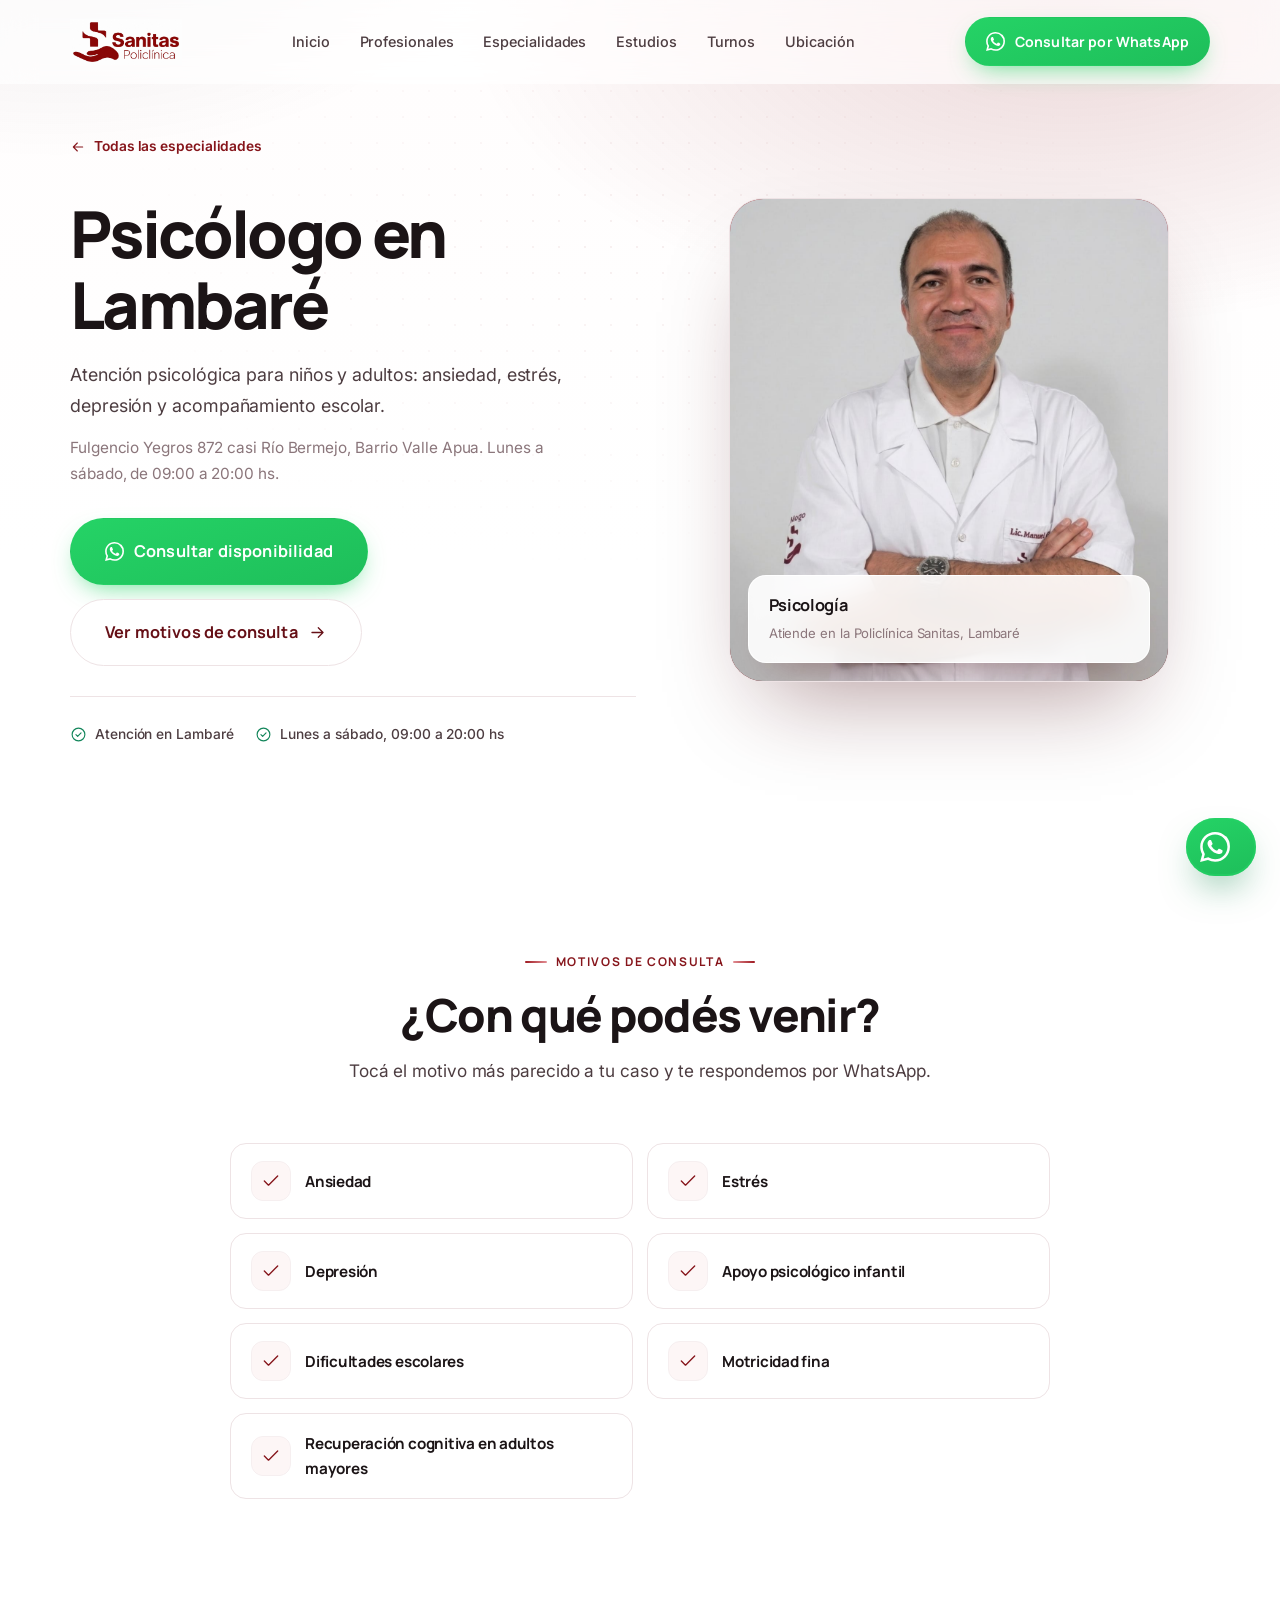
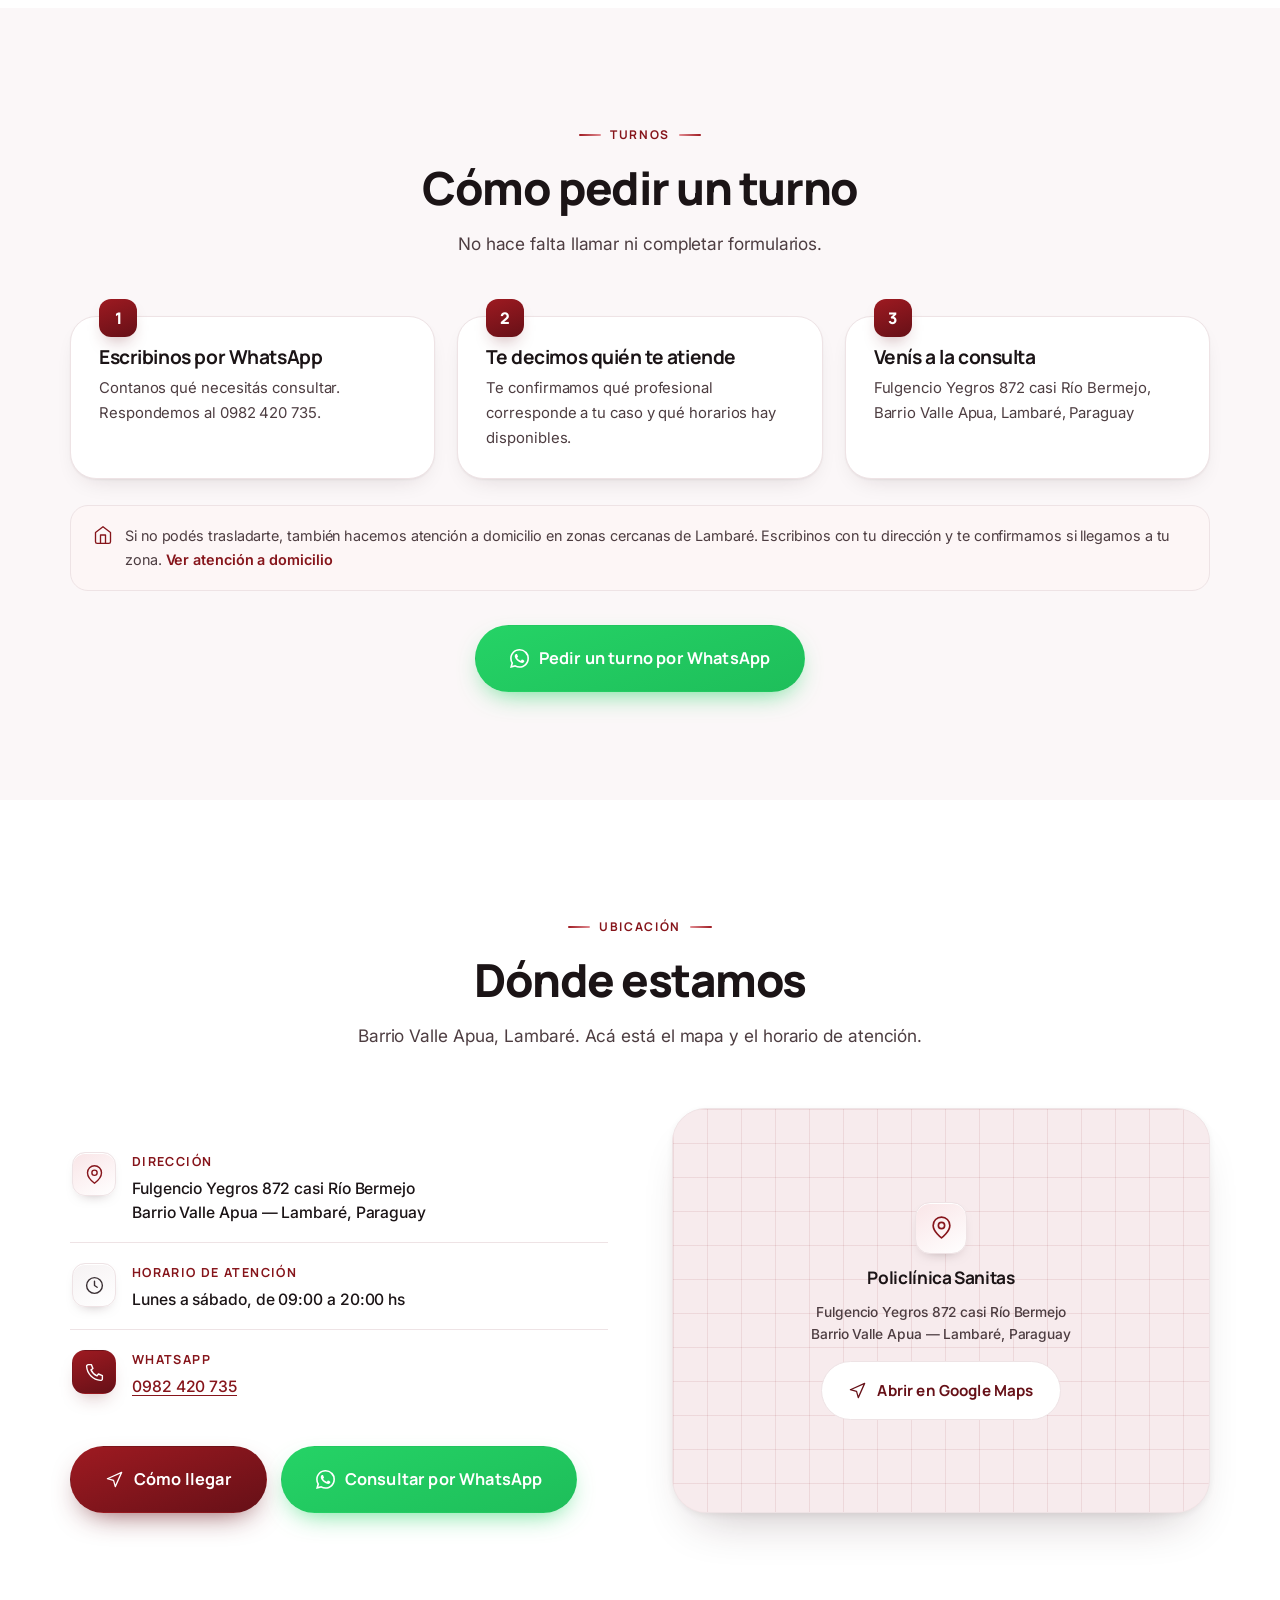
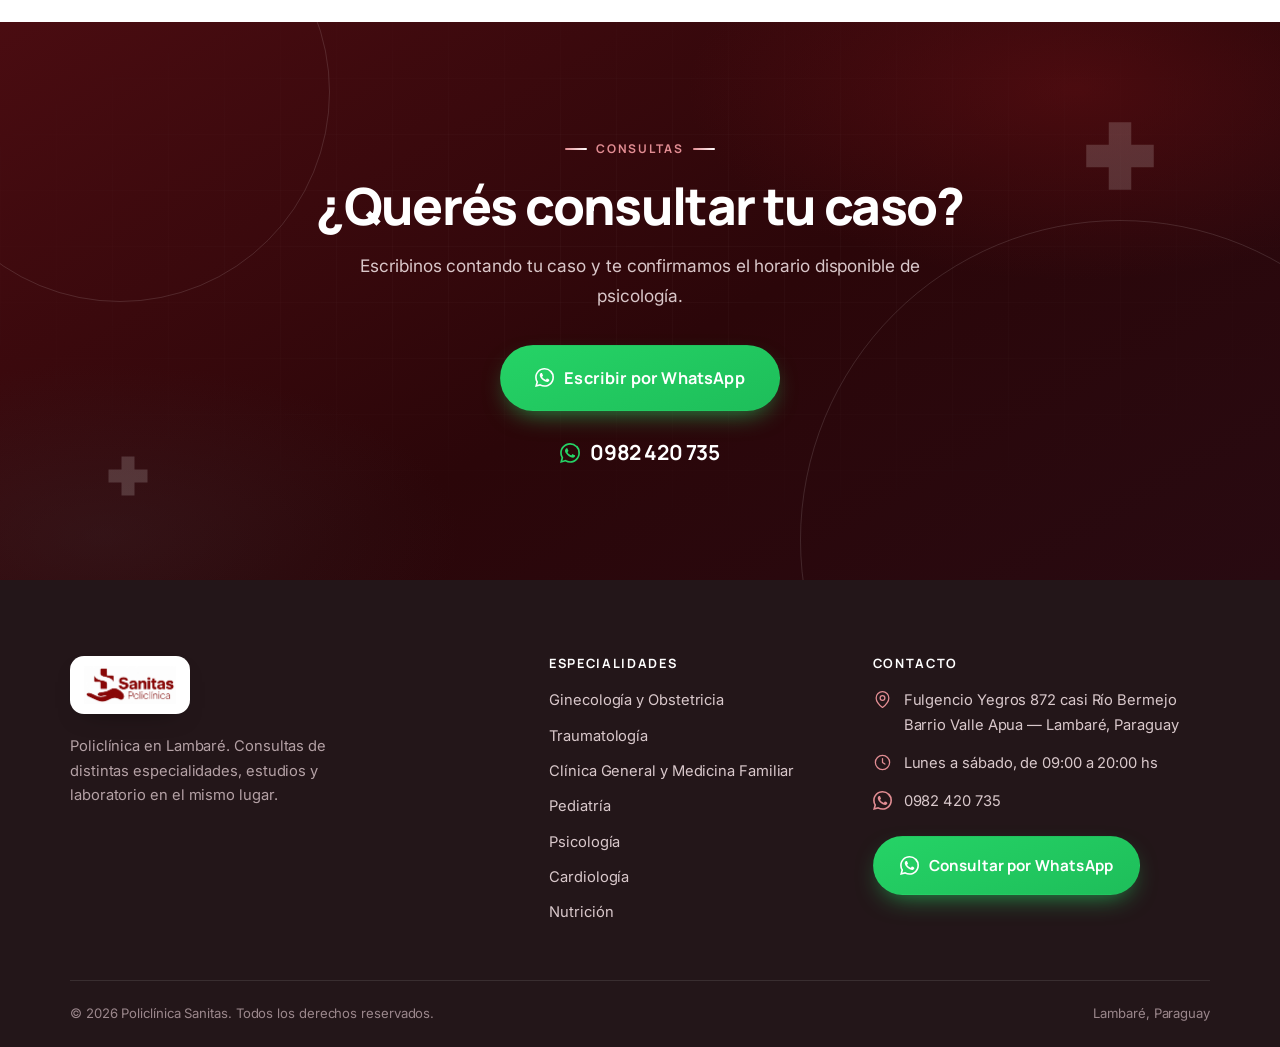
<file: especialidades/psicologia/index.html>
<!DOCTYPE html>
<html lang="es-PY">
<head>
<meta charset="UTF-8">
<meta name="viewport" content="width=device-width, initial-scale=1, viewport-fit=cover">
<title>Psicólogo en Lambaré | Policlínica Sanitas</title>
<meta name="description" content="Atención psicológica para niños y adultos: ansiedad, estrés, depresión y acompañamiento escolar. Consultá días y horarios por WhatsApp. Fulgencio Yegros 872 casi Río Bermejo, Lambaré.">
<meta name="theme-color" content="#86151B">
<meta name="robots" content="index, follow">
<link rel="canonical" href="https://policlinicasanitas.com.py/especialidades/psicologia/">
<meta property="og:type" content="website">
<meta property="og:locale" content="es_PY">
<meta property="og:site_name" content="Policlínica Sanitas">
<meta property="og:title" content="Psicólogo en Lambaré | Policlínica Sanitas">
<meta property="og:description" content="Atención psicológica para niños y adultos: ansiedad, estrés, depresión y acompañamiento escolar. Consultá días y horarios por WhatsApp. Fulgencio Yegros 872 casi Río Bermejo, Lambaré.">
<meta name="twitter:card" content="summary_large_image">
<link rel="icon" href="data:image/svg+xml,%3Csvg xmlns='http://www.w3.org/2000/svg' viewBox='0 0 32 32'%3E%3Crect width='32' height='32' rx='8' fill='%2386151B'/%3E%3Cpath d='M13 7h6v6h6v6h-6v6h-6v-6H7v-6h6z' fill='%23fff'/%3E%3C/svg%3E">
<link rel="preconnect" href="https://fonts.googleapis.com">
<link rel="preconnect" href="https://fonts.gstatic.com" crossorigin>
<link rel="stylesheet" href="https://fonts.googleapis.com/css2?family=Inter:wght@400;500;600&family=Manrope:wght@500;600;700;800&display=swap">
<link rel="stylesheet" href="../../assets/estilos.css">
<script>
!function(f,b,e,v,n,t,s){if(f.fbq)return;n=f.fbq=function(){n.callMethod?
n.callMethod.apply(n,arguments):n.queue.push(arguments)};if(!f._fbq)f._fbq=n;
n.push=n;n.loaded=!0;n.version='2.0';n.queue=[];t=b.createElement(e);t.async=!0;
t.src=v;s=b.getElementsByTagName(e)[0];s.parentNode.insertBefore(t,s)}(window,
document,'script','https://connect.facebook.net/en_US/fbevents.js');
fbq('init','1935288991149327');fbq('track','PageView');
</script>
<noscript><img height="1" width="1" style="display:none" alt=""
src="https://www.facebook.com/tr?id=1935288991149327&ev=PageView&noscript=1"></noscript>
</head>
<body>

<noscript><style>[data-reveal]{opacity:1!important;transform:none!important}</style></noscript>

<!-- ===== Sprite de íconos (inline: cero requests externos) ===== -->
<svg width="0" height="0" aria-hidden="true" focusable="false" style="position:absolute">
<defs>
  <symbol id="i-cross" viewBox="0 0 24 24"><path d="M9 3h6v6h6v6h-6v6H9v-6H3V9h6z" fill="currentColor" stroke="none"/></symbol>
  <symbol id="i-wa" viewBox="0 0 24 24"><path fill="currentColor" stroke="none" d="M17.472 14.382c-.297-.149-1.758-.867-2.03-.967-.273-.099-.471-.148-.67.15-.197.297-.767.966-.94 1.164-.173.199-.347.223-.644.075-.297-.15-1.255-.463-2.39-1.475-.883-.788-1.48-1.761-1.653-2.059-.173-.297-.018-.458.13-.606.134-.133.297-.347.446-.52.149-.174.198-.298.297-.497.099-.198.05-.371-.025-.52-.075-.149-.669-1.612-.916-2.207-.242-.579-.487-.5-.669-.51-.173-.008-.371-.01-.57-.01-.198 0-.52.074-.792.372-.272.297-1.04 1.016-1.04 2.479 0 1.462 1.065 2.875 1.213 3.074.149.198 2.096 3.2 5.077 4.487.709.306 1.262.489 1.694.625.712.227 1.36.195 1.872.118.571-.085 1.758-.719 2.006-1.413.248-.694.248-1.289.173-1.413-.074-.124-.272-.198-.57-.347m-5.421 7.403h-.004a9.87 9.87 0 0 1-5.031-1.378l-.361-.214-3.741.982.998-3.648-.235-.374a9.86 9.86 0 0 1-1.51-5.26c.001-5.45 4.436-9.884 9.888-9.884 2.64 0 5.122 1.03 6.988 2.898a9.82 9.82 0 0 1 2.893 6.994c-.003 5.45-4.437 9.884-9.885 9.884m8.413-18.297A11.81 11.81 0 0 0 12.05 0C5.495 0 .16 5.335.157 11.892c0 2.096.547 4.142 1.588 5.945L.057 24l6.305-1.654a11.88 11.88 0 0 0 5.683 1.448h.005c6.554 0 11.89-5.335 11.893-11.893A11.82 11.82 0 0 0 20.885 3.4"/></symbol>
  <symbol id="i-heart" viewBox="0 0 24 24"><path d="M19 14c1.49-1.46 3-3.21 3-5.5A5.5 5.5 0 0 0 16.5 3c-1.76 0-3 .5-4.5 2-1.5-1.5-2.74-2-4.5-2A5.5 5.5 0 0 0 2 8.5c0 2.3 1.5 4.05 3 5.5l7 7Z"/></symbol>
  <symbol id="i-pulse" viewBox="0 0 24 24"><path d="M22 12h-4l-3 9L9 3l-3 9H2"/></symbol>
  <symbol id="i-stetho" viewBox="0 0 24 24"><path d="M4.8 2.3A.3.3 0 1 0 5 2H4a2 2 0 0 0-2 2v5a6 6 0 0 0 12 0V4a2 2 0 0 0-2-2h-1a.2.2 0 1 0 .3.3"/><path d="M8 15v1a6 6 0 0 0 12 0v-4"/><circle cx="20" cy="10" r="2"/></symbol>
  <symbol id="i-users" viewBox="0 0 24 24"><path d="M16 21v-2a4 4 0 0 0-4-4H6a4 4 0 0 0-4 4v2"/><circle cx="9" cy="7" r="4"/><path d="M22 21v-2a4 4 0 0 0-3-3.87"/><path d="M16 3.13a4 4 0 0 1 0 7.75"/></symbol>
  <symbol id="i-user" viewBox="0 0 24 24"><circle cx="12" cy="8" r="4"/><path d="M5 21a7 7 0 0 1 14 0"/></symbol>
  <symbol id="i-pin" viewBox="0 0 24 24"><path d="M20 10c0 6-8 12-8 12s-8-6-8-12a8 8 0 0 1 16 0Z"/><circle cx="12" cy="10" r="3"/></symbol>
  <symbol id="i-home" viewBox="0 0 24 24"><path d="m3 9 9-7 9 7v11a2 2 0 0 1-2 2H5a2 2 0 0 1-2-2z"/><path d="M9 22V12h6v10"/></symbol>
  <symbol id="i-clock" viewBox="0 0 24 24"><circle cx="12" cy="12" r="9"/><path d="M12 7v5l3 2"/></symbol>
  <symbol id="i-check" viewBox="0 0 24 24"><path d="m20 6-11 11-5-5"/></symbol>
  <symbol id="i-check-c" viewBox="0 0 24 24"><circle cx="12" cy="12" r="9"/><path d="m8.4 12.2 2.4 2.4 4.8-5"/></symbol>
  <symbol id="i-arrow" viewBox="0 0 24 24"><path d="M5 12h14m-6-6 6 6-6 6"/></symbol>
  <symbol id="i-menu" viewBox="0 0 24 24"><path d="M4 7h16M4 12h16M4 17h16"/></symbol>
  <symbol id="i-close" viewBox="0 0 24 24"><path d="m6 6 12 12M18 6 6 18"/></symbol>
  <symbol id="i-calendar" viewBox="0 0 24 24"><rect x="3" y="5" width="18" height="16" rx="3"/><path d="M8 3v4M16 3v4M3 10h18"/></symbol>
  <symbol id="i-flask" viewBox="0 0 24 24"><path d="M10 2v7.3M14 9.3V2M8.5 2h7"/><path d="M14 9.3a6.5 6.5 0 1 1-4 0"/><path d="M5.6 16.5h12.8"/></symbol>
  <symbol id="i-micro" viewBox="0 0 24 24"><path d="M6 18h8M3 22h18"/><path d="M14 22a7 7 0 0 0 0-14h-1"/><path d="M9 14h2"/><path d="M9 12a2 2 0 0 1-2-2V6h6v4a2 2 0 0 1-2 2Z"/><path d="M12 6V3a1 1 0 0 0-1-1H9a1 1 0 0 0-1 1v3"/></symbol>
  <symbol id="i-smile" viewBox="0 0 24 24"><circle cx="12" cy="12" r="9"/><path d="M9 10h.01M15 10h.01"/><path d="M8.6 14.3a4.6 4.6 0 0 0 6.8 0"/></symbol>
  <symbol id="i-venus" viewBox="0 0 24 24"><circle cx="12" cy="9" r="5.2"/><path d="M12 14.2V21M9 18h6"/></symbol>
  <symbol id="i-apple" viewBox="0 0 24 24"><path d="M12 7.4c-1.5-2-4-2.6-5.6-1.2C4.4 7.6 4.6 11.2 6 14.2c1 2.2 2.6 4 4 4 .9 0 1.3-.4 2-.4s1.1.4 2 .4c1.4 0 3-1.8 4-4 1.4-3 1.6-6.6-.4-8.2-1.6-1.4-4.1-.8-5.6 1.4Z"/><path d="M12 7.4c0-1.8.7-3.1 2.6-3.9"/></symbol>
  <symbol id="i-bone" viewBox="0 0 24 24"><path d="M8.6 15.4 15.4 8.6"/><circle cx="6.4" cy="15.6" r="2.5"/><circle cx="8.4" cy="17.6" r="2.5"/><circle cx="15.6" cy="6.4" r="2.5"/><circle cx="17.6" cy="8.4" r="2.5"/></symbol>
  <symbol id="i-mind" viewBox="0 0 24 24"><circle cx="12" cy="12" r="9"/><path d="M12 16.8s-3.4-2.1-3.4-4.3a1.9 1.9 0 0 1 3.4-1.2 1.9 1.9 0 0 1 3.4 1.2c0 2.2-3.4 4.3-3.4 4.3Z"/></symbol>
  <symbol id="i-cloud" viewBox="0 0 24 24"><path d="M7 18.5a4.2 4.2 0 0 1-.6-8.36 5.6 5.6 0 0 1 10.8-1.1A4.2 4.2 0 0 1 17 18.5Z"/></symbol>
  <symbol id="i-wind" viewBox="0 0 24 24"><path d="M4 8h9.5a2.8 2.8 0 1 0-2.8-2.8"/><path d="M4 12h13a2.8 2.8 0 1 1-2.8 2.8"/><path d="M4 16h6.5"/></symbol>
  <symbol id="i-cap" viewBox="0 0 24 24"><path d="m2.5 9 9.5-4.6L21.5 9 12 13.6z"/><path d="M6.5 11.2V16c0 1.6 2.5 2.8 5.5 2.8s5.5-1.2 5.5-2.8v-4.8"/></symbol>
  <symbol id="i-bulb" viewBox="0 0 24 24"><path d="M9.5 18.5h5M10.5 21.5h3"/><path d="M12 2.5a6.3 6.3 0 0 0-3.7 11.4c.5.4.8 1 .9 1.6h5.6c.1-.6.4-1.2.9-1.6A6.3 6.3 0 0 0 12 2.5Z"/></symbol>
  <symbol id="i-clip" viewBox="0 0 24 24"><path d="M9 4H7a2 2 0 0 0-2 2v13a2 2 0 0 0 2 2h10a2 2 0 0 0 2-2V6a2 2 0 0 0-2-2h-2"/><rect x="9" y="2.5" width="6" height="4" rx="1.4"/><path d="M9 12h6M9 16h4"/></symbol>
  <symbol id="i-syringe" viewBox="0 0 24 24"><path d="m17 3 4 4"/><path d="m19.5 5.5-9 9"/><path d="m14 6 4 4"/><path d="M12.5 7.5 6 14a2 2 0 0 0 0 2.8l1.2 1.2a2 2 0 0 0 2.8 0l6.5-6.5"/><path d="m7 17-4 4"/></symbol>
  <symbol id="i-cast" viewBox="0 0 24 24"><rect x="1.6" y="8" width="20.8" height="8" rx="4" transform="rotate(-45 12 12)"/><path d="M10.8 10.8h.01M13.2 13.2h.01M13.2 10.8h.01M10.8 13.2h.01"/></symbol>
  <symbol id="i-monitor" viewBox="0 0 24 24"><rect x="2" y="4" width="20" height="13" rx="3"/><path d="M8.5 21h7M12 17v4"/><path d="M6 10.8h2.4L10 7.8l2 6 1.5-3H18"/></symbol>
  <symbol id="i-drop" viewBox="0 0 24 24"><path d="M12 2.8s6.2 6.6 6.2 10.4a6.2 6.2 0 0 1-12.4 0C5.8 9.4 12 2.8 12 2.8Z"/></symbol>
  <symbol id="i-shield" viewBox="0 0 24 24"><path d="M12 2.8 4.5 5.8v5.7c0 4.5 3.2 8.5 7.5 9.7 4.3-1.2 7.5-5.2 7.5-9.7V5.8z"/><path d="m8.9 11.8 2.3 2.3 4-4.3"/></symbol>
  <symbol id="i-phone" viewBox="0 0 24 24"><path d="M5 3h3.4l1.8 4.4-2.2 1.6a13 13 0 0 0 6.9 6.9l1.6-2.2L21 15.5V19a2 2 0 0 1-2.2 2A17.2 17.2 0 0 1 3 5.2 2 2 0 0 1 5 3Z"/></symbol>
  <symbol id="i-nav" viewBox="0 0 24 24"><path d="m3 11 18-8-8 18-2.2-7.8z"/></symbol>
  <symbol id="i-building" viewBox="0 0 24 24"><path d="M4 21V6a2 2 0 0 1 2-2h7a2 2 0 0 1 2 2v15"/><path d="M15 9h3a2 2 0 0 1 2 2v10"/><path d="M2 21h20M8 8h3M8 12h3M8 16h3"/></symbol>
  <symbol id="i-leaf" viewBox="0 0 24 24"><path d="M4.5 19.5C4.5 11.5 9.8 5.4 20 4.5c0 10.8-5.9 15.9-13 15.9H4.5Z"/><path d="M5.5 18.5c3-5 6.2-7.2 10.5-8.5"/></symbol>
  <symbol id="i-sparkle" viewBox="0 0 24 24"><path d="m11 3 1.9 5.1L18 10l-5.1 1.9L11 17l-1.9-5.1L4 10l5.1-1.9z"/><path d="m18 15.5.8 2.2 2.2.8-2.2.8-.8 2.2-.8-2.2-2.2-.8 2.2-.8z"/></symbol>
  <symbol id="i-hand" viewBox="0 0 24 24"><path d="M11 17H8.6a3 3 0 0 1-2.1-.9L3 12.6l1.2-1.2a2 2 0 0 1 2.6-.2L8.5 12.5V5.8a1.7 1.7 0 0 1 3.4 0V11"/><path d="M18.5 6.6a2.3 2.3 0 0 0-3.3 0L14 7.8l-1.2-1.2a2.3 2.3 0 1 0-3.3 3.3L14 14.4l4.5-4.5a2.3 2.3 0 0 0 0-3.3Z"/></symbol>
</defs>
</svg>

<header class="hdr" id="hdr">
  <div class="wrap">
    <a href="../../index.html" class="logo" aria-label="Policlínica Sanitas — inicio">
      <img class="logo-full" src="../../fotos/logo.jpeg" alt="Policlínica Sanitas" width="243" height="100" decoding="async">
    </a>
    <nav class="nav" id="nav" aria-label="Navegación principal">
      <a href="../../index.html#inicio">Inicio</a>
      <a href="../../index.html#profesionales">Profesionales</a>
      <a href="../../index.html#especialidades">Especialidades</a>
      <a href="../../index.html#estudios">Estudios</a>
      <a href="../../index.html#turnos">Turnos</a>
      <a href="../../index.html#ubicacion">Ubicación</a>
    </nav>
    <div class="hdr-cta">
      <a class="btn btn--wa" href="https://wa.me/595982420735?text=Hola%2C%20quiero%20consultar%20disponibilidad%20en%20la%20Policl%C3%ADnica%20Sanitas." target="_blank" rel="noopener">
        <svg class="ico" aria-hidden="true"><use href="#i-wa"/></svg> Consultar por WhatsApp
      </a>
      <button class="burger" id="burger" aria-label="Abrir menú" aria-expanded="false" aria-controls="mnav">
        <svg class="ico" id="burger-i" aria-hidden="true"><use href="#i-menu"/></svg>
      </button>
    </div>
  </div>
</header>

<div class="mnav" id="mnav">
  <a href="../../index.html#inicio">Inicio</a>
  <a href="../../index.html#profesionales">Profesionales</a>
  <a href="../../index.html#especialidades">Especialidades</a>
  <a href="../../index.html#estudios">Estudios</a>
  <a href="../../index.html#turnos">Turnos</a>
  <a href="../../index.html#ubicacion">Ubicación</a>
  <a class="btn btn--wa btn--block" href="https://wa.me/595982420735?text=Hola%2C%20quiero%20consultar%20disponibilidad%20en%20la%20Policl%C3%ADnica%20Sanitas." target="_blank" rel="noopener">
    <svg class="ico" aria-hidden="true"><use href="#i-wa"/></svg> Consultar por WhatsApp
  </a>
</div>

<main id="inicio">

<section class="hero" id="hero">
  <div class="wrap hero-grid">
    <div class="hero-copy">
      <a class="volver" href="../../index.html"><svg aria-hidden="true"><use href="#i-arrow"/></svg> Todas las especialidades</a>
      <h1 data-reveal>Psicólogo en Lambaré</h1>
      <p class="hero-sub" data-reveal style="--d:120ms">Atención psicológica para niños y adultos: ansiedad, estrés, depresión y acompañamiento escolar.</p>
      <p class="hero-note" data-reveal style="--d:180ms">Fulgencio Yegros 872 casi Río Bermejo, Barrio Valle Apua. Lunes a sábado, de 09:00 a 20:00 hs.</p>
      <div class="btn-row" data-reveal style="--d:240ms">
        <a class="btn btn--wa btn--lg" href="https://wa.me/595982420735?text=Hola%2C%20quiero%20consultar%20disponibilidad%20de%20Psicolog%C3%ADa%20en%20la%20Policl%C3%ADnica%20Sanitas." target="_blank" rel="noopener">
          <svg class="ico" aria-hidden="true"><use href="#i-wa"/></svg> Consultar disponibilidad
        </a>
        <a class="btn btn--ghost btn--lg" href="#motivos">Ver motivos de consulta <svg class="ico" aria-hidden="true"><use href="#i-arrow"/></svg></a>
      </div>
      <div class="hero-mini" data-reveal style="--d:300ms">
        <span><svg aria-hidden="true"><use href="#i-check-c"/></svg> Atención en Lambaré</span>
        <span><svg aria-hidden="true"><use href="#i-check-c"/></svg> Lunes a sábado, 09:00 a 20:00 hs</span>
      </div>
    </div>
    <div data-reveal style="--d:140ms">
      <div class="pro-hero">
        <span class="pro-ph"><svg aria-hidden="true"><use href="#i-user"/></svg></span>
        <img class="photo-img" src="../../fotos/equipo/psicologia.jpeg" alt="Profesional de Psicología de la Policlínica Sanitas"
             width="600" height="660" decoding="async" onerror="this.remove()">
        <div class="tag-esp">
          <b>Psicología</b>
          <span>Atiende en la Policlínica Sanitas, Lambaré</span>
        </div>
      </div>
    </div>
  </div>
</section>

<section class="sec" id="motivos">
  <div class="wrap" style="max-width:860px">
    <div class="sec-head center" data-reveal>
      <span class="eyebrow">Motivos de consulta</span>
      <h2>¿Con qué podés venir?</h2>
      <p class="lead" style="margin-top:16px">Tocá el motivo más parecido a tu caso y te respondemos por WhatsApp.</p>
    </div>
    <div class="motivos" style="grid-template-columns:repeat(2,1fr)">
      <a class="motivo" data-reveal style="--d:0ms" href="https://wa.me/595982420735?text=Hola%2C%20quiero%20consultar%20por%20Psicolog%C3%ADa.%20Mi%20caso%20es%3A%20ansiedad." target="_blank" rel="noopener">
        <span class="b"><svg class="ico" aria-hidden="true"><use href="#i-check"/></svg></span> Ansiedad
        <svg class="arw" aria-hidden="true"><use href="#i-arrow"/></svg></a>
      <a class="motivo" data-reveal style="--d:50ms" href="https://wa.me/595982420735?text=Hola%2C%20quiero%20consultar%20por%20Psicolog%C3%ADa.%20Mi%20caso%20es%3A%20estr%C3%A9s." target="_blank" rel="noopener">
        <span class="b"><svg class="ico" aria-hidden="true"><use href="#i-check"/></svg></span> Estrés
        <svg class="arw" aria-hidden="true"><use href="#i-arrow"/></svg></a>
      <a class="motivo" data-reveal style="--d:100ms" href="https://wa.me/595982420735?text=Hola%2C%20quiero%20consultar%20por%20Psicolog%C3%ADa.%20Mi%20caso%20es%3A%20depresi%C3%B3n." target="_blank" rel="noopener">
        <span class="b"><svg class="ico" aria-hidden="true"><use href="#i-check"/></svg></span> Depresión
        <svg class="arw" aria-hidden="true"><use href="#i-arrow"/></svg></a>
      <a class="motivo" data-reveal style="--d:150ms" href="https://wa.me/595982420735?text=Hola%2C%20quiero%20consultar%20por%20Psicolog%C3%ADa.%20Mi%20caso%20es%3A%20apoyo%20psicol%C3%B3gico%20infantil." target="_blank" rel="noopener">
        <span class="b"><svg class="ico" aria-hidden="true"><use href="#i-check"/></svg></span> Apoyo psicológico infantil
        <svg class="arw" aria-hidden="true"><use href="#i-arrow"/></svg></a>
      <a class="motivo" data-reveal style="--d:200ms" href="https://wa.me/595982420735?text=Hola%2C%20quiero%20consultar%20por%20Psicolog%C3%ADa.%20Mi%20caso%20es%3A%20dificultades%20escolares." target="_blank" rel="noopener">
        <span class="b"><svg class="ico" aria-hidden="true"><use href="#i-check"/></svg></span> Dificultades escolares
        <svg class="arw" aria-hidden="true"><use href="#i-arrow"/></svg></a>
      <a class="motivo" data-reveal style="--d:250ms" href="https://wa.me/595982420735?text=Hola%2C%20quiero%20consultar%20por%20Psicolog%C3%ADa.%20Mi%20caso%20es%3A%20motricidad%20fina." target="_blank" rel="noopener">
        <span class="b"><svg class="ico" aria-hidden="true"><use href="#i-check"/></svg></span> Motricidad fina
        <svg class="arw" aria-hidden="true"><use href="#i-arrow"/></svg></a>
      <a class="motivo" data-reveal style="--d:300ms" href="https://wa.me/595982420735?text=Hola%2C%20quiero%20consultar%20por%20Psicolog%C3%ADa.%20Mi%20caso%20es%3A%20recuperaci%C3%B3n%20cognitiva%20en%20adultos%20mayores." target="_blank" rel="noopener">
        <span class="b"><svg class="ico" aria-hidden="true"><use href="#i-check"/></svg></span> Recuperación cognitiva en adultos mayores
        <svg class="arw" aria-hidden="true"><use href="#i-arrow"/></svg></a>
    </div>
  </div>
</section>

<section class="sec sec--alt" id="turnos">
  <div class="wrap">
    <div class="sec-head center" data-reveal>
      <span class="eyebrow">Turnos</span>
      <h2>Cómo pedir un turno</h2>
      <p class="lead" style="margin-top:16px">No hace falta llamar ni completar formularios.</p>
    </div>
    <div class="pasos">
      <article class="paso" data-reveal>
        <h3>Escribinos por WhatsApp</h3>
        <p>Contanos qué necesitás consultar. Respondemos al 0982 420 735.</p>
      </article>
      <article class="paso" data-reveal style="--d:90ms">
        <h3>Te decimos quién te atiende</h3>
        <p>Te confirmamos qué profesional corresponde a tu caso y qué horarios hay disponibles.</p>
      </article>
      <article class="paso" data-reveal style="--d:180ms">
        <h3>Venís a la consulta</h3>
        <p>Fulgencio Yegros 872 casi Río Bermejo, Barrio Valle Apua, Lambaré, Paraguay</p>
      </article>
    </div>
    <div class="paso-nota" data-reveal>
      <svg aria-hidden="true"><use href="#i-home"/></svg>
      <span>Si no podés trasladarte, también hacemos atención a domicilio en zonas cercanas de Lambaré.
      Escribinos con tu dirección y te confirmamos si llegamos a tu zona.
      <a href="../../index.html#domicilio" style="color:var(--red-700);font-weight:600">Ver atención a domicilio</a></span>
    </div>
    <div class="center" style="margin-top:34px" data-reveal>
      <a class="btn btn--wa btn--lg" href="https://wa.me/595982420735?text=Hola%2C%20quiero%20pedir%20un%20turno%20en%20la%20Policl%C3%ADnica%20Sanitas." target="_blank" rel="noopener">
        <svg class="ico" aria-hidden="true"><use href="#i-wa"/></svg> Pedir un turno por WhatsApp
      </a>
    </div>
  </div>
</section>

<section class="sec" id="ubicacion">
  <div class="wrap">
    <div class="sec-head center" data-reveal>
      <span class="eyebrow">Ubicación</span>
      <h2>Dónde estamos</h2>
      <p class="lead" style="margin-top:16px">Barrio Valle Apua, Lambaré. Acá está el mapa y el horario de atención.</p>
    </div>
    <div class="split" style="align-items:stretch">
      <div data-reveal>
        <div class="info-rows">
          <div class="info-row">
            <span class="itile"><svg class="ico" aria-hidden="true"><use href="#i-pin"/></svg></span>
            <div><b>Dirección</b><p>Fulgencio Yegros 872 casi Río Bermejo<br>Barrio Valle Apua — Lambaré, Paraguay</p></div>
          </div>
          <div class="info-row">
            <span class="itile itile--soft"><svg class="ico" aria-hidden="true"><use href="#i-clock"/></svg></span>
            <div><b>Horario de atención</b><p>Lunes a sábado, de 09:00 a 20:00 hs</p></div>
          </div>
          <div class="info-row">
            <span class="itile itile--accent"><svg class="ico" aria-hidden="true"><use href="#i-phone"/></svg></span>
            <div><b>WhatsApp</b><p><a href="https://wa.me/595982420735?text=Hola%2C%20quiero%20consultar%20disponibilidad%20en%20la%20Policl%C3%ADnica%20Sanitas." target="_blank" rel="noopener">0982 420 735</a></p></div>
          </div>
        </div>
        <div class="btn-row">
          <a class="btn btn--brand btn--lg" href="https://www.google.com/maps/dir/?api=1&amp;destination=-25.3465404%2C-57.6000046" target="_blank" rel="noopener">
            <svg class="ico" aria-hidden="true"><use href="#i-nav"/></svg> Cómo llegar
          </a>
          <a class="btn btn--wa btn--lg" href="https://wa.me/595982420735?text=Hola%2C%20quiero%20consultar%20disponibilidad%20en%20la%20Policl%C3%ADnica%20Sanitas." target="_blank" rel="noopener">
            <svg class="ico" aria-hidden="true"><use href="#i-wa"/></svg> Consultar por WhatsApp
          </a>
        </div>
      </div>
      <div data-reveal style="--d:120ms">
        <div class="map-card" id="mapCard">
          <div class="map-ph">
            <span class="itile"><svg class="ico" aria-hidden="true"><use href="#i-pin"/></svg></span>
            <b>Policlínica Sanitas</b>
            <span>Fulgencio Yegros 872 casi Río Bermejo<br>Barrio Valle Apua — Lambaré, Paraguay</span>
            <a class="btn btn--ghost" href="https://www.google.com/maps/search/?api=1&amp;query=-25.3465404%2C-57.6000046" target="_blank" rel="noopener">
              <svg class="ico" aria-hidden="true"><use href="#i-nav"/></svg> Abrir en Google Maps
            </a>
          </div>
        </div>
      </div>
    </div>
  </div>
</section>

<section class="sec dark cta-final" id="contacto">
  <div class="cta-orbs" aria-hidden="true">
    <span class="o" style="width:420px;height:420px;top:-140px;left:-90px"></span>
    <span class="o" style="width:640px;height:640px;bottom:-280px;right:-160px"></span>
    <svg class="cta-cross" style="width:90px;top:16%;right:9%" viewBox="0 0 24 24" aria-hidden="true"><use href="#i-cross"/></svg>
    <svg class="cta-cross" style="width:52px;bottom:14%;left:8%;animation-delay:1.4s" viewBox="0 0 24 24" aria-hidden="true"><use href="#i-cross"/></svg>
  </div>
  <div class="wrap">
    <span class="eyebrow" data-reveal>Consultas</span>
    <h2 data-reveal style="--d:70ms">¿Querés consultar tu caso?</h2>
    <p class="lead" data-reveal style="--d:140ms;color:rgba(250,236,238,.84);max-width:620px;margin-inline:auto">Escribinos contando tu caso y te confirmamos el horario disponible de psicología.</p>
    <div class="btn-row" data-reveal style="--d:210ms">
      <a class="btn btn--wa btn--lg" href="https://wa.me/595982420735?text=Hola%2C%20quiero%20consultar%20disponibilidad%20en%20la%20Policl%C3%ADnica%20Sanitas." target="_blank" rel="noopener">
        <svg class="ico" aria-hidden="true"><use href="#i-wa"/></svg> Escribir por WhatsApp
      </a>
    </div>
    <div data-reveal style="--d:280ms">
      <a class="cta-num" href="https://wa.me/595982420735?text=Hola%2C%20quiero%20consultar%20disponibilidad%20en%20la%20Policl%C3%ADnica%20Sanitas." target="_blank" rel="noopener">
        <svg aria-hidden="true"><use href="#i-wa"/></svg> 0982 420 735
      </a>
    </div>
  </div>
</section>

</main>
<script>window.SANITAS_PAGINA = 'psicologia';</script>

<footer class="ftr">
  <div class="wrap">
    <div class="ftr-grid">
      <div>
        <a href="../../index.html" class="logo" aria-label="Policlínica Sanitas — inicio">
          <span class="logo-plate"><img class="logo-full" src="../../fotos/logo.jpeg" alt="Policlínica Sanitas" width="243" height="100" decoding="async"></span>
        </a>
        <p class="ftr-claim">Policlínica en Lambaré. Consultas de distintas especialidades, estudios y laboratorio en el mismo lugar.</p>
      </div>
      <div>
        <h4>Especialidades</h4>
        <ul>
          <li><a href="../../especialidades/ginecologia-obstetricia/index.html">Ginecología y Obstetricia</a></li>
          <li><a href="../../especialidades/traumatologia/index.html">Traumatología</a></li>
          <li><a href="../../especialidades/medicina-familiar/index.html">Clínica General y Medicina Familiar</a></li>
          <li><a href="../../especialidades/pediatria/index.html">Pediatría</a></li>
          <li><a href="../../especialidades/psicologia/index.html">Psicología</a></li>
          <li><a href="../../especialidades/cardiologia/index.html">Cardiología</a></li>
          <li><a href="../../especialidades/nutricion/index.html">Nutrición</a></li>
        </ul>
      </div>
      <div>
        <h4>Contacto</h4>
        <div class="ftr-contact">
          <div><svg aria-hidden="true"><use href="#i-pin"/></svg><span>Fulgencio Yegros 872 casi Río Bermejo<br>Barrio Valle Apua — Lambaré, Paraguay</span></div>
          <div><svg aria-hidden="true"><use href="#i-clock"/></svg><span>Lunes a sábado, de 09:00 a 20:00 hs</span></div>
          <div><svg aria-hidden="true"><use href="#i-wa"/></svg><span><a href="https://wa.me/595982420735?text=Hola%2C%20quiero%20consultar%20disponibilidad%20en%20la%20Policl%C3%ADnica%20Sanitas." target="_blank" rel="noopener">0982 420 735</a></span></div>
        </div>
        <a class="btn btn--wa" style="margin-top:22px" href="https://wa.me/595982420735?text=Hola%2C%20quiero%20consultar%20disponibilidad%20en%20la%20Policl%C3%ADnica%20Sanitas." target="_blank" rel="noopener">
          <svg class="ico" aria-hidden="true"><use href="#i-wa"/></svg> Consultar por WhatsApp
        </a>
      </div>
    </div>
    <div class="ftr-bottom">
      <span>© 2026 Policlínica Sanitas. Todos los derechos reservados.</span>
      <span>Lambaré, Paraguay</span>
    </div>
  </div>
</footer>

<a class="wa-float" href="https://wa.me/595982420735?text=Hola%2C%20quiero%20consultar%20disponibilidad%20en%20la%20Policl%C3%ADnica%20Sanitas." target="_blank" rel="noopener" aria-label="Consultar disponibilidad por WhatsApp">
  <svg aria-hidden="true"><use href="#i-wa"/></svg>
  <span class="lbl">Consultá tu turno</span>
</a>

<div class="wa-bar">
  <a class="btn btn--wa btn--lg btn--block" href="https://wa.me/595982420735?text=Hola%2C%20quiero%20consultar%20disponibilidad%20en%20la%20Policl%C3%ADnica%20Sanitas." target="_blank" rel="noopener">
    <svg class="ico" aria-hidden="true"><use href="#i-wa"/></svg> Consultar por WhatsApp
  </a>
</div>

<script type="application/ld+json">
{
  "@context":"https://schema.org",
  "@type":"MedicalClinic",
  "name":"Policlínica Sanitas",
  "description":"Policlínica en Lambaré, Paraguay. Consultas de distintas especialidades, estudios, laboratorio y atención a domicilio en zonas cercanas.",
  "address":{
    "@type":"PostalAddress",
    "streetAddress":"Fulgencio Yegros 872 casi Río Bermejo, Barrio Valle Apua",
    "addressLocality":"Lambaré",
    "addressRegion":"Central",
    "postalCode":"110718",
    "addressCountry":"PY"
  },
  "geo":{"@type":"GeoCoordinates","latitude":-25.3465404,"longitude":-57.6000046},
  "hasMap":"https://www.google.com/maps/search/?api=1&query=-25.3465404%2C-57.6000046",
  "areaServed":"Lambaré, Paraguay",
  "telephone":"+595982420735",
  "openingHoursSpecification":[{
    "@type":"OpeningHoursSpecification",
    "dayOfWeek":["Monday","Tuesday","Wednesday","Thursday","Friday","Saturday"],
    "opens":"09:00","closes":"20:00"
  }],
  "availableService":[
    {"@type":"MedicalSpecialty","name":"Ginecología y Obstetricia"},
    {"@type":"MedicalSpecialty","name":"Traumatología"},
    {"@type":"MedicalSpecialty","name":"Clínica General y Medicina Familiar"},
    {"@type":"MedicalSpecialty","name":"Pediatría"},
    {"@type":"MedicalSpecialty","name":"Psicología"},
    {"@type":"MedicalSpecialty","name":"Nutrición"},
    {"@type":"MedicalSpecialty","name":"Cardiología"}
  ]
}
</script>

<script src="../../assets/app.js" defer></script>
</body>
</html>
</file>
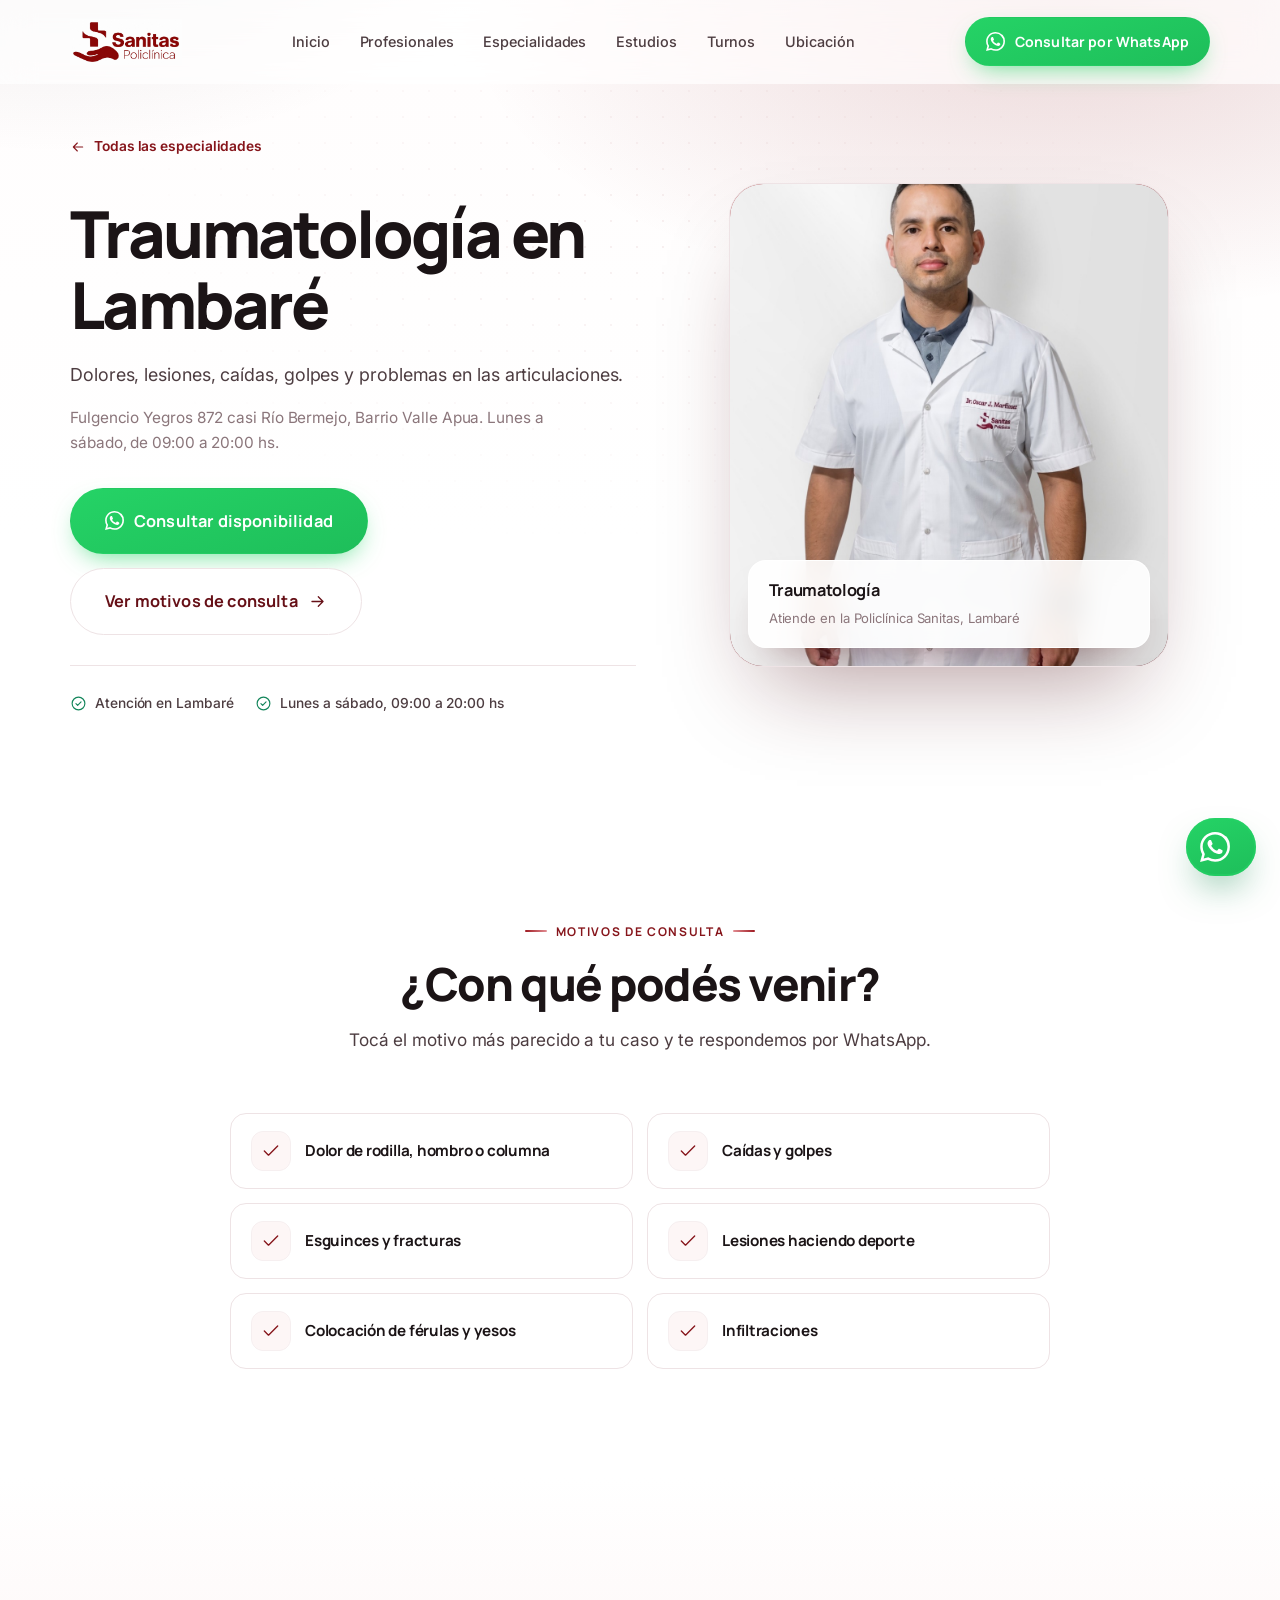
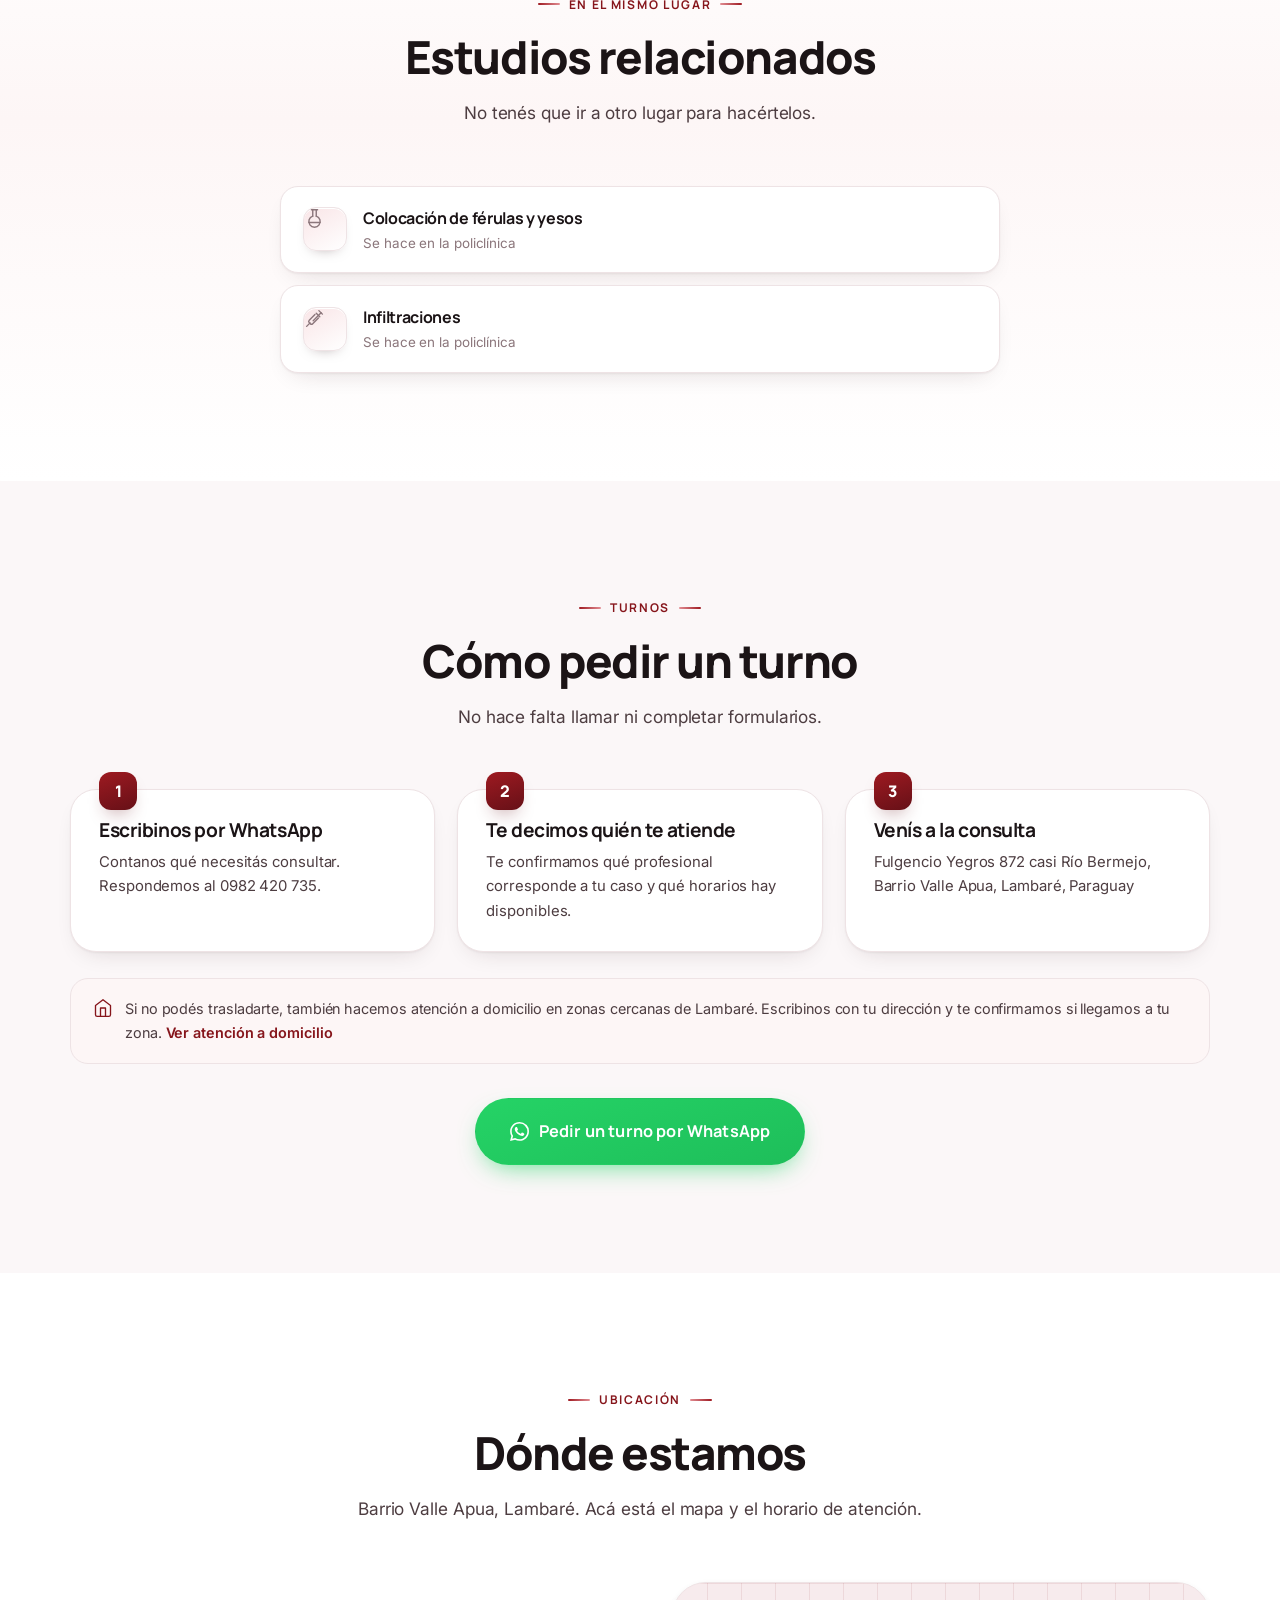
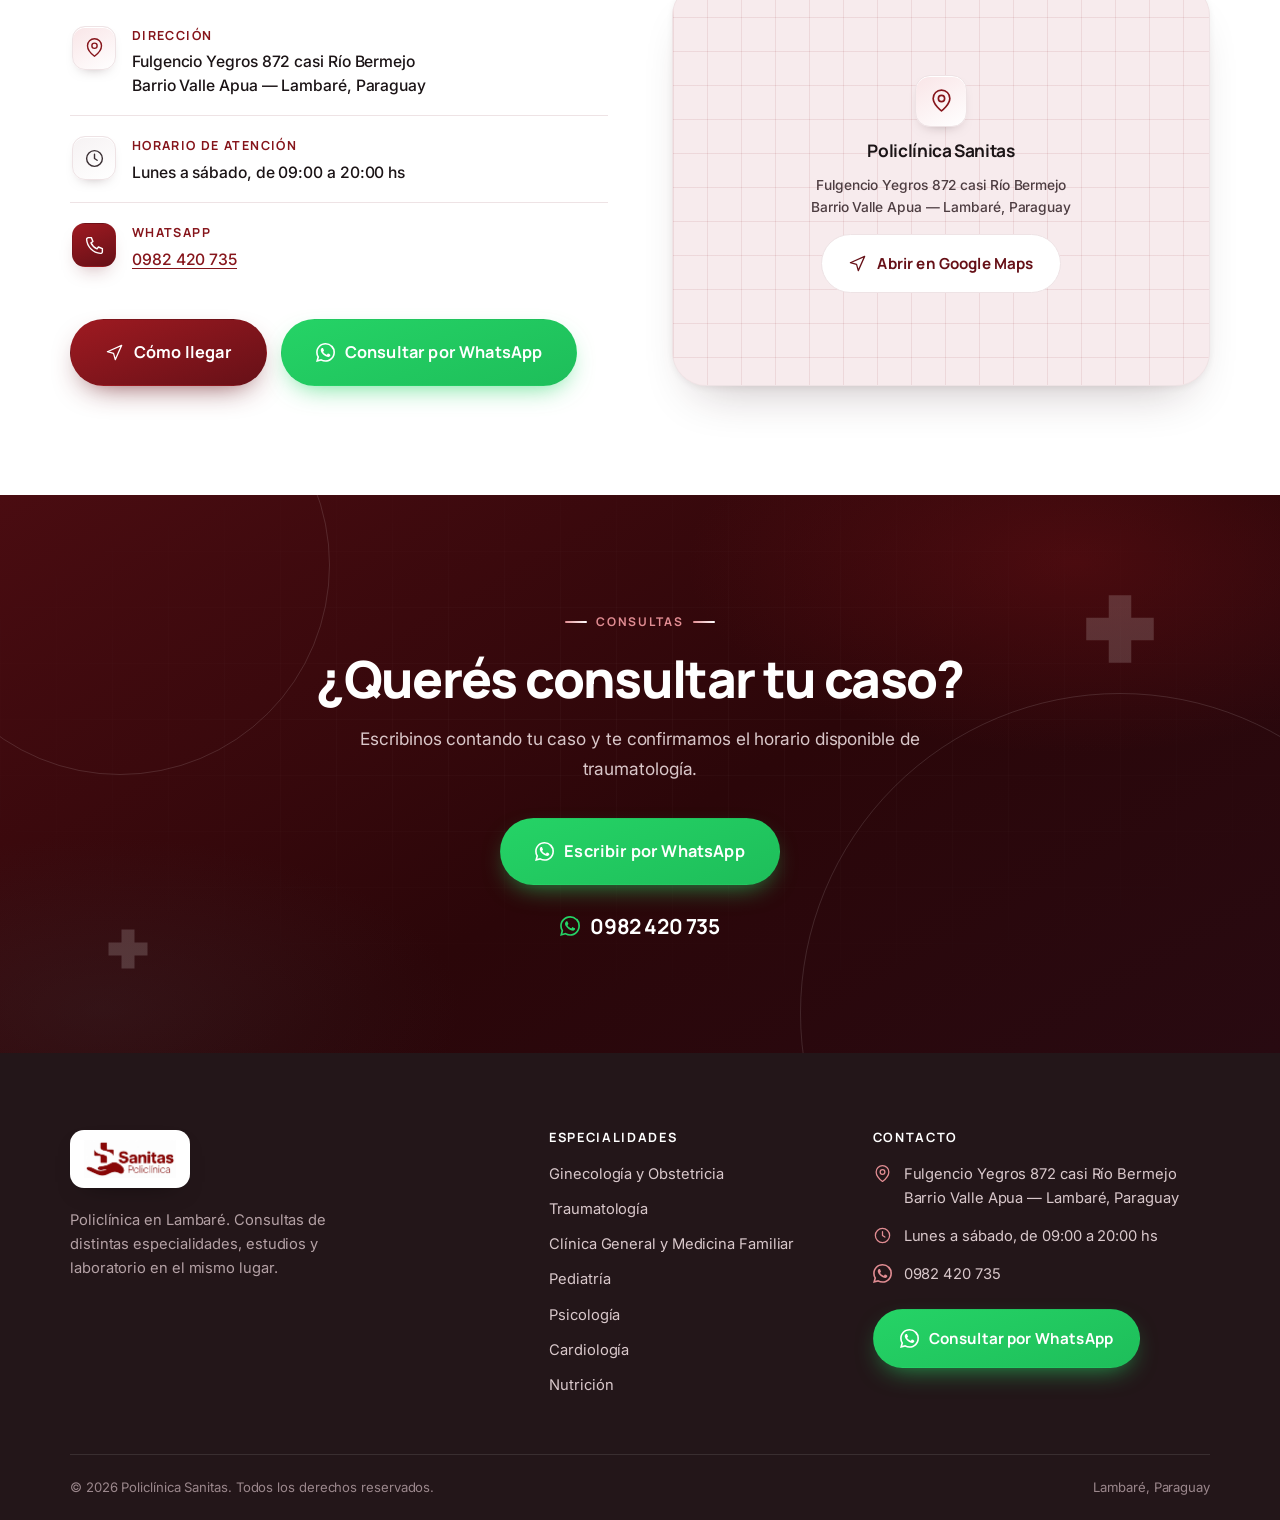
<file: especialidades/traumatologia/index.html>
<!DOCTYPE html>
<html lang="es-PY">
<head>
<meta charset="UTF-8">
<meta name="viewport" content="width=device-width, initial-scale=1, viewport-fit=cover">
<title>Traumatología en Lambaré | Policlínica Sanitas</title>
<meta name="description" content="Dolores, lesiones, caídas, golpes y problemas en las articulaciones. Consultá días y horarios por WhatsApp. Fulgencio Yegros 872 casi Río Bermejo, Lambaré.">
<meta name="theme-color" content="#86151B">
<meta name="robots" content="index, follow">
<link rel="canonical" href="https://policlinicasanitas.com.py/especialidades/traumatologia/">
<meta property="og:type" content="website">
<meta property="og:locale" content="es_PY">
<meta property="og:site_name" content="Policlínica Sanitas">
<meta property="og:title" content="Traumatología en Lambaré | Policlínica Sanitas">
<meta property="og:description" content="Dolores, lesiones, caídas, golpes y problemas en las articulaciones. Consultá días y horarios por WhatsApp. Fulgencio Yegros 872 casi Río Bermejo, Lambaré.">
<meta name="twitter:card" content="summary_large_image">
<link rel="icon" href="data:image/svg+xml,%3Csvg xmlns='http://www.w3.org/2000/svg' viewBox='0 0 32 32'%3E%3Crect width='32' height='32' rx='8' fill='%2386151B'/%3E%3Cpath d='M13 7h6v6h6v6h-6v6h-6v-6H7v-6h6z' fill='%23fff'/%3E%3C/svg%3E">
<link rel="preconnect" href="https://fonts.googleapis.com">
<link rel="preconnect" href="https://fonts.gstatic.com" crossorigin>
<link rel="stylesheet" href="https://fonts.googleapis.com/css2?family=Inter:wght@400;500;600&family=Manrope:wght@500;600;700;800&display=swap">
<link rel="stylesheet" href="../../assets/estilos.css">
<script>
!function(f,b,e,v,n,t,s){if(f.fbq)return;n=f.fbq=function(){n.callMethod?
n.callMethod.apply(n,arguments):n.queue.push(arguments)};if(!f._fbq)f._fbq=n;
n.push=n;n.loaded=!0;n.version='2.0';n.queue=[];t=b.createElement(e);t.async=!0;
t.src=v;s=b.getElementsByTagName(e)[0];s.parentNode.insertBefore(t,s)}(window,
document,'script','https://connect.facebook.net/en_US/fbevents.js');
fbq('init','1935288991149327');fbq('track','PageView');
</script>
<noscript><img height="1" width="1" style="display:none" alt=""
src="https://www.facebook.com/tr?id=1935288991149327&ev=PageView&noscript=1"></noscript>
</head>
<body>

<noscript><style>[data-reveal]{opacity:1!important;transform:none!important}</style></noscript>

<!-- ===== Sprite de íconos (inline: cero requests externos) ===== -->
<svg width="0" height="0" aria-hidden="true" focusable="false" style="position:absolute">
<defs>
  <symbol id="i-cross" viewBox="0 0 24 24"><path d="M9 3h6v6h6v6h-6v6H9v-6H3V9h6z" fill="currentColor" stroke="none"/></symbol>
  <symbol id="i-wa" viewBox="0 0 24 24"><path fill="currentColor" stroke="none" d="M17.472 14.382c-.297-.149-1.758-.867-2.03-.967-.273-.099-.471-.148-.67.15-.197.297-.767.966-.94 1.164-.173.199-.347.223-.644.075-.297-.15-1.255-.463-2.39-1.475-.883-.788-1.48-1.761-1.653-2.059-.173-.297-.018-.458.13-.606.134-.133.297-.347.446-.52.149-.174.198-.298.297-.497.099-.198.05-.371-.025-.52-.075-.149-.669-1.612-.916-2.207-.242-.579-.487-.5-.669-.51-.173-.008-.371-.01-.57-.01-.198 0-.52.074-.792.372-.272.297-1.04 1.016-1.04 2.479 0 1.462 1.065 2.875 1.213 3.074.149.198 2.096 3.2 5.077 4.487.709.306 1.262.489 1.694.625.712.227 1.36.195 1.872.118.571-.085 1.758-.719 2.006-1.413.248-.694.248-1.289.173-1.413-.074-.124-.272-.198-.57-.347m-5.421 7.403h-.004a9.87 9.87 0 0 1-5.031-1.378l-.361-.214-3.741.982.998-3.648-.235-.374a9.86 9.86 0 0 1-1.51-5.26c.001-5.45 4.436-9.884 9.888-9.884 2.64 0 5.122 1.03 6.988 2.898a9.82 9.82 0 0 1 2.893 6.994c-.003 5.45-4.437 9.884-9.885 9.884m8.413-18.297A11.81 11.81 0 0 0 12.05 0C5.495 0 .16 5.335.157 11.892c0 2.096.547 4.142 1.588 5.945L.057 24l6.305-1.654a11.88 11.88 0 0 0 5.683 1.448h.005c6.554 0 11.89-5.335 11.893-11.893A11.82 11.82 0 0 0 20.885 3.4"/></symbol>
  <symbol id="i-heart" viewBox="0 0 24 24"><path d="M19 14c1.49-1.46 3-3.21 3-5.5A5.5 5.5 0 0 0 16.5 3c-1.76 0-3 .5-4.5 2-1.5-1.5-2.74-2-4.5-2A5.5 5.5 0 0 0 2 8.5c0 2.3 1.5 4.05 3 5.5l7 7Z"/></symbol>
  <symbol id="i-pulse" viewBox="0 0 24 24"><path d="M22 12h-4l-3 9L9 3l-3 9H2"/></symbol>
  <symbol id="i-stetho" viewBox="0 0 24 24"><path d="M4.8 2.3A.3.3 0 1 0 5 2H4a2 2 0 0 0-2 2v5a6 6 0 0 0 12 0V4a2 2 0 0 0-2-2h-1a.2.2 0 1 0 .3.3"/><path d="M8 15v1a6 6 0 0 0 12 0v-4"/><circle cx="20" cy="10" r="2"/></symbol>
  <symbol id="i-users" viewBox="0 0 24 24"><path d="M16 21v-2a4 4 0 0 0-4-4H6a4 4 0 0 0-4 4v2"/><circle cx="9" cy="7" r="4"/><path d="M22 21v-2a4 4 0 0 0-3-3.87"/><path d="M16 3.13a4 4 0 0 1 0 7.75"/></symbol>
  <symbol id="i-user" viewBox="0 0 24 24"><circle cx="12" cy="8" r="4"/><path d="M5 21a7 7 0 0 1 14 0"/></symbol>
  <symbol id="i-pin" viewBox="0 0 24 24"><path d="M20 10c0 6-8 12-8 12s-8-6-8-12a8 8 0 0 1 16 0Z"/><circle cx="12" cy="10" r="3"/></symbol>
  <symbol id="i-home" viewBox="0 0 24 24"><path d="m3 9 9-7 9 7v11a2 2 0 0 1-2 2H5a2 2 0 0 1-2-2z"/><path d="M9 22V12h6v10"/></symbol>
  <symbol id="i-clock" viewBox="0 0 24 24"><circle cx="12" cy="12" r="9"/><path d="M12 7v5l3 2"/></symbol>
  <symbol id="i-check" viewBox="0 0 24 24"><path d="m20 6-11 11-5-5"/></symbol>
  <symbol id="i-check-c" viewBox="0 0 24 24"><circle cx="12" cy="12" r="9"/><path d="m8.4 12.2 2.4 2.4 4.8-5"/></symbol>
  <symbol id="i-arrow" viewBox="0 0 24 24"><path d="M5 12h14m-6-6 6 6-6 6"/></symbol>
  <symbol id="i-menu" viewBox="0 0 24 24"><path d="M4 7h16M4 12h16M4 17h16"/></symbol>
  <symbol id="i-close" viewBox="0 0 24 24"><path d="m6 6 12 12M18 6 6 18"/></symbol>
  <symbol id="i-calendar" viewBox="0 0 24 24"><rect x="3" y="5" width="18" height="16" rx="3"/><path d="M8 3v4M16 3v4M3 10h18"/></symbol>
  <symbol id="i-flask" viewBox="0 0 24 24"><path d="M10 2v7.3M14 9.3V2M8.5 2h7"/><path d="M14 9.3a6.5 6.5 0 1 1-4 0"/><path d="M5.6 16.5h12.8"/></symbol>
  <symbol id="i-micro" viewBox="0 0 24 24"><path d="M6 18h8M3 22h18"/><path d="M14 22a7 7 0 0 0 0-14h-1"/><path d="M9 14h2"/><path d="M9 12a2 2 0 0 1-2-2V6h6v4a2 2 0 0 1-2 2Z"/><path d="M12 6V3a1 1 0 0 0-1-1H9a1 1 0 0 0-1 1v3"/></symbol>
  <symbol id="i-smile" viewBox="0 0 24 24"><circle cx="12" cy="12" r="9"/><path d="M9 10h.01M15 10h.01"/><path d="M8.6 14.3a4.6 4.6 0 0 0 6.8 0"/></symbol>
  <symbol id="i-venus" viewBox="0 0 24 24"><circle cx="12" cy="9" r="5.2"/><path d="M12 14.2V21M9 18h6"/></symbol>
  <symbol id="i-apple" viewBox="0 0 24 24"><path d="M12 7.4c-1.5-2-4-2.6-5.6-1.2C4.4 7.6 4.6 11.2 6 14.2c1 2.2 2.6 4 4 4 .9 0 1.3-.4 2-.4s1.1.4 2 .4c1.4 0 3-1.8 4-4 1.4-3 1.6-6.6-.4-8.2-1.6-1.4-4.1-.8-5.6 1.4Z"/><path d="M12 7.4c0-1.8.7-3.1 2.6-3.9"/></symbol>
  <symbol id="i-bone" viewBox="0 0 24 24"><path d="M8.6 15.4 15.4 8.6"/><circle cx="6.4" cy="15.6" r="2.5"/><circle cx="8.4" cy="17.6" r="2.5"/><circle cx="15.6" cy="6.4" r="2.5"/><circle cx="17.6" cy="8.4" r="2.5"/></symbol>
  <symbol id="i-mind" viewBox="0 0 24 24"><circle cx="12" cy="12" r="9"/><path d="M12 16.8s-3.4-2.1-3.4-4.3a1.9 1.9 0 0 1 3.4-1.2 1.9 1.9 0 0 1 3.4 1.2c0 2.2-3.4 4.3-3.4 4.3Z"/></symbol>
  <symbol id="i-cloud" viewBox="0 0 24 24"><path d="M7 18.5a4.2 4.2 0 0 1-.6-8.36 5.6 5.6 0 0 1 10.8-1.1A4.2 4.2 0 0 1 17 18.5Z"/></symbol>
  <symbol id="i-wind" viewBox="0 0 24 24"><path d="M4 8h9.5a2.8 2.8 0 1 0-2.8-2.8"/><path d="M4 12h13a2.8 2.8 0 1 1-2.8 2.8"/><path d="M4 16h6.5"/></symbol>
  <symbol id="i-cap" viewBox="0 0 24 24"><path d="m2.5 9 9.5-4.6L21.5 9 12 13.6z"/><path d="M6.5 11.2V16c0 1.6 2.5 2.8 5.5 2.8s5.5-1.2 5.5-2.8v-4.8"/></symbol>
  <symbol id="i-bulb" viewBox="0 0 24 24"><path d="M9.5 18.5h5M10.5 21.5h3"/><path d="M12 2.5a6.3 6.3 0 0 0-3.7 11.4c.5.4.8 1 .9 1.6h5.6c.1-.6.4-1.2.9-1.6A6.3 6.3 0 0 0 12 2.5Z"/></symbol>
  <symbol id="i-clip" viewBox="0 0 24 24"><path d="M9 4H7a2 2 0 0 0-2 2v13a2 2 0 0 0 2 2h10a2 2 0 0 0 2-2V6a2 2 0 0 0-2-2h-2"/><rect x="9" y="2.5" width="6" height="4" rx="1.4"/><path d="M9 12h6M9 16h4"/></symbol>
  <symbol id="i-syringe" viewBox="0 0 24 24"><path d="m17 3 4 4"/><path d="m19.5 5.5-9 9"/><path d="m14 6 4 4"/><path d="M12.5 7.5 6 14a2 2 0 0 0 0 2.8l1.2 1.2a2 2 0 0 0 2.8 0l6.5-6.5"/><path d="m7 17-4 4"/></symbol>
  <symbol id="i-cast" viewBox="0 0 24 24"><rect x="1.6" y="8" width="20.8" height="8" rx="4" transform="rotate(-45 12 12)"/><path d="M10.8 10.8h.01M13.2 13.2h.01M13.2 10.8h.01M10.8 13.2h.01"/></symbol>
  <symbol id="i-monitor" viewBox="0 0 24 24"><rect x="2" y="4" width="20" height="13" rx="3"/><path d="M8.5 21h7M12 17v4"/><path d="M6 10.8h2.4L10 7.8l2 6 1.5-3H18"/></symbol>
  <symbol id="i-drop" viewBox="0 0 24 24"><path d="M12 2.8s6.2 6.6 6.2 10.4a6.2 6.2 0 0 1-12.4 0C5.8 9.4 12 2.8 12 2.8Z"/></symbol>
  <symbol id="i-shield" viewBox="0 0 24 24"><path d="M12 2.8 4.5 5.8v5.7c0 4.5 3.2 8.5 7.5 9.7 4.3-1.2 7.5-5.2 7.5-9.7V5.8z"/><path d="m8.9 11.8 2.3 2.3 4-4.3"/></symbol>
  <symbol id="i-phone" viewBox="0 0 24 24"><path d="M5 3h3.4l1.8 4.4-2.2 1.6a13 13 0 0 0 6.9 6.9l1.6-2.2L21 15.5V19a2 2 0 0 1-2.2 2A17.2 17.2 0 0 1 3 5.2 2 2 0 0 1 5 3Z"/></symbol>
  <symbol id="i-nav" viewBox="0 0 24 24"><path d="m3 11 18-8-8 18-2.2-7.8z"/></symbol>
  <symbol id="i-building" viewBox="0 0 24 24"><path d="M4 21V6a2 2 0 0 1 2-2h7a2 2 0 0 1 2 2v15"/><path d="M15 9h3a2 2 0 0 1 2 2v10"/><path d="M2 21h20M8 8h3M8 12h3M8 16h3"/></symbol>
  <symbol id="i-leaf" viewBox="0 0 24 24"><path d="M4.5 19.5C4.5 11.5 9.8 5.4 20 4.5c0 10.8-5.9 15.9-13 15.9H4.5Z"/><path d="M5.5 18.5c3-5 6.2-7.2 10.5-8.5"/></symbol>
  <symbol id="i-sparkle" viewBox="0 0 24 24"><path d="m11 3 1.9 5.1L18 10l-5.1 1.9L11 17l-1.9-5.1L4 10l5.1-1.9z"/><path d="m18 15.5.8 2.2 2.2.8-2.2.8-.8 2.2-.8-2.2-2.2-.8 2.2-.8z"/></symbol>
  <symbol id="i-hand" viewBox="0 0 24 24"><path d="M11 17H8.6a3 3 0 0 1-2.1-.9L3 12.6l1.2-1.2a2 2 0 0 1 2.6-.2L8.5 12.5V5.8a1.7 1.7 0 0 1 3.4 0V11"/><path d="M18.5 6.6a2.3 2.3 0 0 0-3.3 0L14 7.8l-1.2-1.2a2.3 2.3 0 1 0-3.3 3.3L14 14.4l4.5-4.5a2.3 2.3 0 0 0 0-3.3Z"/></symbol>
</defs>
</svg>

<header class="hdr" id="hdr">
  <div class="wrap">
    <a href="../../index.html" class="logo" aria-label="Policlínica Sanitas — inicio">
      <img class="logo-full" src="../../fotos/logo.jpeg" alt="Policlínica Sanitas" width="243" height="100" decoding="async">
    </a>
    <nav class="nav" id="nav" aria-label="Navegación principal">
      <a href="../../index.html#inicio">Inicio</a>
      <a href="../../index.html#profesionales">Profesionales</a>
      <a href="../../index.html#especialidades">Especialidades</a>
      <a href="../../index.html#estudios">Estudios</a>
      <a href="../../index.html#turnos">Turnos</a>
      <a href="../../index.html#ubicacion">Ubicación</a>
    </nav>
    <div class="hdr-cta">
      <a class="btn btn--wa" href="https://wa.me/595982420735?text=Hola%2C%20quiero%20consultar%20disponibilidad%20en%20la%20Policl%C3%ADnica%20Sanitas." target="_blank" rel="noopener">
        <svg class="ico" aria-hidden="true"><use href="#i-wa"/></svg> Consultar por WhatsApp
      </a>
      <button class="burger" id="burger" aria-label="Abrir menú" aria-expanded="false" aria-controls="mnav">
        <svg class="ico" id="burger-i" aria-hidden="true"><use href="#i-menu"/></svg>
      </button>
    </div>
  </div>
</header>

<div class="mnav" id="mnav">
  <a href="../../index.html#inicio">Inicio</a>
  <a href="../../index.html#profesionales">Profesionales</a>
  <a href="../../index.html#especialidades">Especialidades</a>
  <a href="../../index.html#estudios">Estudios</a>
  <a href="../../index.html#turnos">Turnos</a>
  <a href="../../index.html#ubicacion">Ubicación</a>
  <a class="btn btn--wa btn--block" href="https://wa.me/595982420735?text=Hola%2C%20quiero%20consultar%20disponibilidad%20en%20la%20Policl%C3%ADnica%20Sanitas." target="_blank" rel="noopener">
    <svg class="ico" aria-hidden="true"><use href="#i-wa"/></svg> Consultar por WhatsApp
  </a>
</div>

<main id="inicio">

<section class="hero" id="hero">
  <div class="wrap hero-grid">
    <div class="hero-copy">
      <a class="volver" href="../../index.html"><svg aria-hidden="true"><use href="#i-arrow"/></svg> Todas las especialidades</a>
      <h1 data-reveal>Traumatología en Lambaré</h1>
      <p class="hero-sub" data-reveal style="--d:120ms">Dolores, lesiones, caídas, golpes y problemas en las articulaciones.</p>
      <p class="hero-note" data-reveal style="--d:180ms">Fulgencio Yegros 872 casi Río Bermejo, Barrio Valle Apua. Lunes a sábado, de 09:00 a 20:00 hs.</p>
      <div class="btn-row" data-reveal style="--d:240ms">
        <a class="btn btn--wa btn--lg" href="https://wa.me/595982420735?text=Hola%2C%20quiero%20consultar%20disponibilidad%20de%20Traumatolog%C3%ADa%20en%20la%20Policl%C3%ADnica%20Sanitas." target="_blank" rel="noopener">
          <svg class="ico" aria-hidden="true"><use href="#i-wa"/></svg> Consultar disponibilidad
        </a>
        <a class="btn btn--ghost btn--lg" href="#motivos">Ver motivos de consulta <svg class="ico" aria-hidden="true"><use href="#i-arrow"/></svg></a>
      </div>
      <div class="hero-mini" data-reveal style="--d:300ms">
        <span><svg aria-hidden="true"><use href="#i-check-c"/></svg> Atención en Lambaré</span>
        <span><svg aria-hidden="true"><use href="#i-check-c"/></svg> Lunes a sábado, 09:00 a 20:00 hs</span>
      </div>
    </div>
    <div data-reveal style="--d:140ms">
      <div class="pro-hero">
        <span class="pro-ph"><svg aria-hidden="true"><use href="#i-user"/></svg></span>
        <img class="photo-img" src="../../fotos/equipo/traumatologia.jpeg" alt="Profesional de Traumatología de la Policlínica Sanitas"
             width="600" height="660" decoding="async" onerror="this.remove()">
        <div class="tag-esp">
          <b>Traumatología</b>
          <span>Atiende en la Policlínica Sanitas, Lambaré</span>
        </div>
      </div>
    </div>
  </div>
</section>

<section class="sec" id="motivos">
  <div class="wrap" style="max-width:860px">
    <div class="sec-head center" data-reveal>
      <span class="eyebrow">Motivos de consulta</span>
      <h2>¿Con qué podés venir?</h2>
      <p class="lead" style="margin-top:16px">Tocá el motivo más parecido a tu caso y te respondemos por WhatsApp.</p>
    </div>
    <div class="motivos" style="grid-template-columns:repeat(2,1fr)">
      <a class="motivo" data-reveal style="--d:0ms" href="https://wa.me/595982420735?text=Hola%2C%20quiero%20consultar%20por%20Traumatolog%C3%ADa.%20Mi%20caso%20es%3A%20dolor%20de%20rodilla%2C%20hombro%20o%20columna." target="_blank" rel="noopener">
        <span class="b"><svg class="ico" aria-hidden="true"><use href="#i-check"/></svg></span> Dolor de rodilla, hombro o columna
        <svg class="arw" aria-hidden="true"><use href="#i-arrow"/></svg></a>
      <a class="motivo" data-reveal style="--d:50ms" href="https://wa.me/595982420735?text=Hola%2C%20quiero%20consultar%20por%20Traumatolog%C3%ADa.%20Mi%20caso%20es%3A%20ca%C3%ADdas%20y%20golpes." target="_blank" rel="noopener">
        <span class="b"><svg class="ico" aria-hidden="true"><use href="#i-check"/></svg></span> Caídas y golpes
        <svg class="arw" aria-hidden="true"><use href="#i-arrow"/></svg></a>
      <a class="motivo" data-reveal style="--d:100ms" href="https://wa.me/595982420735?text=Hola%2C%20quiero%20consultar%20por%20Traumatolog%C3%ADa.%20Mi%20caso%20es%3A%20esguinces%20y%20fracturas." target="_blank" rel="noopener">
        <span class="b"><svg class="ico" aria-hidden="true"><use href="#i-check"/></svg></span> Esguinces y fracturas
        <svg class="arw" aria-hidden="true"><use href="#i-arrow"/></svg></a>
      <a class="motivo" data-reveal style="--d:150ms" href="https://wa.me/595982420735?text=Hola%2C%20quiero%20consultar%20por%20Traumatolog%C3%ADa.%20Mi%20caso%20es%3A%20lesiones%20haciendo%20deporte." target="_blank" rel="noopener">
        <span class="b"><svg class="ico" aria-hidden="true"><use href="#i-check"/></svg></span> Lesiones haciendo deporte
        <svg class="arw" aria-hidden="true"><use href="#i-arrow"/></svg></a>
      <a class="motivo" data-reveal style="--d:200ms" href="https://wa.me/595982420735?text=Hola%2C%20quiero%20consultar%20por%20Traumatolog%C3%ADa.%20Mi%20caso%20es%3A%20colocaci%C3%B3n%20de%20f%C3%A9rulas%20y%20yesos." target="_blank" rel="noopener">
        <span class="b"><svg class="ico" aria-hidden="true"><use href="#i-check"/></svg></span> Colocación de férulas y yesos
        <svg class="arw" aria-hidden="true"><use href="#i-arrow"/></svg></a>
      <a class="motivo" data-reveal style="--d:250ms" href="https://wa.me/595982420735?text=Hola%2C%20quiero%20consultar%20por%20Traumatolog%C3%ADa.%20Mi%20caso%20es%3A%20infiltraciones." target="_blank" rel="noopener">
        <span class="b"><svg class="ico" aria-hidden="true"><use href="#i-check"/></svg></span> Infiltraciones
        <svg class="arw" aria-hidden="true"><use href="#i-arrow"/></svg></a>
    </div>
  </div>
</section>

<section class="sec sec--sky">
  <div class="wrap" style="max-width:760px">
    <div class="sec-head center" data-reveal>
      <span class="eyebrow">En el mismo lugar</span>
      <h2>Estudios relacionados</h2>
      <p class="lead" style="margin-top:16px">No tenés que ir a otro lugar para hacértelos.</p>
    </div>
    <div class="proc-list">
        <div class="proc"><span class="itile"><svg class="ico" aria-hidden="true"><use href="#i-flask"/></svg></span><div><b>Colocación de férulas y yesos</b><span>Se hace en la policlínica</span></div></div>
        <div class="proc"><span class="itile"><svg class="ico" aria-hidden="true"><use href="#i-syringe"/></svg></span><div><b>Infiltraciones</b><span>Se hace en la policlínica</span></div></div>
    </div>
  </div>
</section>

<section class="sec sec--alt" id="turnos">
  <div class="wrap">
    <div class="sec-head center" data-reveal>
      <span class="eyebrow">Turnos</span>
      <h2>Cómo pedir un turno</h2>
      <p class="lead" style="margin-top:16px">No hace falta llamar ni completar formularios.</p>
    </div>
    <div class="pasos">
      <article class="paso" data-reveal>
        <h3>Escribinos por WhatsApp</h3>
        <p>Contanos qué necesitás consultar. Respondemos al 0982 420 735.</p>
      </article>
      <article class="paso" data-reveal style="--d:90ms">
        <h3>Te decimos quién te atiende</h3>
        <p>Te confirmamos qué profesional corresponde a tu caso y qué horarios hay disponibles.</p>
      </article>
      <article class="paso" data-reveal style="--d:180ms">
        <h3>Venís a la consulta</h3>
        <p>Fulgencio Yegros 872 casi Río Bermejo, Barrio Valle Apua, Lambaré, Paraguay</p>
      </article>
    </div>
    <div class="paso-nota" data-reveal>
      <svg aria-hidden="true"><use href="#i-home"/></svg>
      <span>Si no podés trasladarte, también hacemos atención a domicilio en zonas cercanas de Lambaré.
      Escribinos con tu dirección y te confirmamos si llegamos a tu zona.
      <a href="../../index.html#domicilio" style="color:var(--red-700);font-weight:600">Ver atención a domicilio</a></span>
    </div>
    <div class="center" style="margin-top:34px" data-reveal>
      <a class="btn btn--wa btn--lg" href="https://wa.me/595982420735?text=Hola%2C%20quiero%20pedir%20un%20turno%20en%20la%20Policl%C3%ADnica%20Sanitas." target="_blank" rel="noopener">
        <svg class="ico" aria-hidden="true"><use href="#i-wa"/></svg> Pedir un turno por WhatsApp
      </a>
    </div>
  </div>
</section>

<section class="sec" id="ubicacion">
  <div class="wrap">
    <div class="sec-head center" data-reveal>
      <span class="eyebrow">Ubicación</span>
      <h2>Dónde estamos</h2>
      <p class="lead" style="margin-top:16px">Barrio Valle Apua, Lambaré. Acá está el mapa y el horario de atención.</p>
    </div>
    <div class="split" style="align-items:stretch">
      <div data-reveal>
        <div class="info-rows">
          <div class="info-row">
            <span class="itile"><svg class="ico" aria-hidden="true"><use href="#i-pin"/></svg></span>
            <div><b>Dirección</b><p>Fulgencio Yegros 872 casi Río Bermejo<br>Barrio Valle Apua — Lambaré, Paraguay</p></div>
          </div>
          <div class="info-row">
            <span class="itile itile--soft"><svg class="ico" aria-hidden="true"><use href="#i-clock"/></svg></span>
            <div><b>Horario de atención</b><p>Lunes a sábado, de 09:00 a 20:00 hs</p></div>
          </div>
          <div class="info-row">
            <span class="itile itile--accent"><svg class="ico" aria-hidden="true"><use href="#i-phone"/></svg></span>
            <div><b>WhatsApp</b><p><a href="https://wa.me/595982420735?text=Hola%2C%20quiero%20consultar%20disponibilidad%20en%20la%20Policl%C3%ADnica%20Sanitas." target="_blank" rel="noopener">0982 420 735</a></p></div>
          </div>
        </div>
        <div class="btn-row">
          <a class="btn btn--brand btn--lg" href="https://www.google.com/maps/dir/?api=1&amp;destination=-25.3465404%2C-57.6000046" target="_blank" rel="noopener">
            <svg class="ico" aria-hidden="true"><use href="#i-nav"/></svg> Cómo llegar
          </a>
          <a class="btn btn--wa btn--lg" href="https://wa.me/595982420735?text=Hola%2C%20quiero%20consultar%20disponibilidad%20en%20la%20Policl%C3%ADnica%20Sanitas." target="_blank" rel="noopener">
            <svg class="ico" aria-hidden="true"><use href="#i-wa"/></svg> Consultar por WhatsApp
          </a>
        </div>
      </div>
      <div data-reveal style="--d:120ms">
        <div class="map-card" id="mapCard">
          <div class="map-ph">
            <span class="itile"><svg class="ico" aria-hidden="true"><use href="#i-pin"/></svg></span>
            <b>Policlínica Sanitas</b>
            <span>Fulgencio Yegros 872 casi Río Bermejo<br>Barrio Valle Apua — Lambaré, Paraguay</span>
            <a class="btn btn--ghost" href="https://www.google.com/maps/search/?api=1&amp;query=-25.3465404%2C-57.6000046" target="_blank" rel="noopener">
              <svg class="ico" aria-hidden="true"><use href="#i-nav"/></svg> Abrir en Google Maps
            </a>
          </div>
        </div>
      </div>
    </div>
  </div>
</section>

<section class="sec dark cta-final" id="contacto">
  <div class="cta-orbs" aria-hidden="true">
    <span class="o" style="width:420px;height:420px;top:-140px;left:-90px"></span>
    <span class="o" style="width:640px;height:640px;bottom:-280px;right:-160px"></span>
    <svg class="cta-cross" style="width:90px;top:16%;right:9%" viewBox="0 0 24 24" aria-hidden="true"><use href="#i-cross"/></svg>
    <svg class="cta-cross" style="width:52px;bottom:14%;left:8%;animation-delay:1.4s" viewBox="0 0 24 24" aria-hidden="true"><use href="#i-cross"/></svg>
  </div>
  <div class="wrap">
    <span class="eyebrow" data-reveal>Consultas</span>
    <h2 data-reveal style="--d:70ms">¿Querés consultar tu caso?</h2>
    <p class="lead" data-reveal style="--d:140ms;color:rgba(250,236,238,.84);max-width:620px;margin-inline:auto">Escribinos contando tu caso y te confirmamos el horario disponible de traumatología.</p>
    <div class="btn-row" data-reveal style="--d:210ms">
      <a class="btn btn--wa btn--lg" href="https://wa.me/595982420735?text=Hola%2C%20quiero%20consultar%20disponibilidad%20en%20la%20Policl%C3%ADnica%20Sanitas." target="_blank" rel="noopener">
        <svg class="ico" aria-hidden="true"><use href="#i-wa"/></svg> Escribir por WhatsApp
      </a>
    </div>
    <div data-reveal style="--d:280ms">
      <a class="cta-num" href="https://wa.me/595982420735?text=Hola%2C%20quiero%20consultar%20disponibilidad%20en%20la%20Policl%C3%ADnica%20Sanitas." target="_blank" rel="noopener">
        <svg aria-hidden="true"><use href="#i-wa"/></svg> 0982 420 735
      </a>
    </div>
  </div>
</section>

</main>
<script>window.SANITAS_PAGINA = 'traumatologia';</script>

<footer class="ftr">
  <div class="wrap">
    <div class="ftr-grid">
      <div>
        <a href="../../index.html" class="logo" aria-label="Policlínica Sanitas — inicio">
          <span class="logo-plate"><img class="logo-full" src="../../fotos/logo.jpeg" alt="Policlínica Sanitas" width="243" height="100" decoding="async"></span>
        </a>
        <p class="ftr-claim">Policlínica en Lambaré. Consultas de distintas especialidades, estudios y laboratorio en el mismo lugar.</p>
      </div>
      <div>
        <h4>Especialidades</h4>
        <ul>
          <li><a href="../../especialidades/ginecologia-obstetricia/index.html">Ginecología y Obstetricia</a></li>
          <li><a href="../../especialidades/traumatologia/index.html">Traumatología</a></li>
          <li><a href="../../especialidades/medicina-familiar/index.html">Clínica General y Medicina Familiar</a></li>
          <li><a href="../../especialidades/pediatria/index.html">Pediatría</a></li>
          <li><a href="../../especialidades/psicologia/index.html">Psicología</a></li>
          <li><a href="../../especialidades/cardiologia/index.html">Cardiología</a></li>
          <li><a href="../../especialidades/nutricion/index.html">Nutrición</a></li>
        </ul>
      </div>
      <div>
        <h4>Contacto</h4>
        <div class="ftr-contact">
          <div><svg aria-hidden="true"><use href="#i-pin"/></svg><span>Fulgencio Yegros 872 casi Río Bermejo<br>Barrio Valle Apua — Lambaré, Paraguay</span></div>
          <div><svg aria-hidden="true"><use href="#i-clock"/></svg><span>Lunes a sábado, de 09:00 a 20:00 hs</span></div>
          <div><svg aria-hidden="true"><use href="#i-wa"/></svg><span><a href="https://wa.me/595982420735?text=Hola%2C%20quiero%20consultar%20disponibilidad%20en%20la%20Policl%C3%ADnica%20Sanitas." target="_blank" rel="noopener">0982 420 735</a></span></div>
        </div>
        <a class="btn btn--wa" style="margin-top:22px" href="https://wa.me/595982420735?text=Hola%2C%20quiero%20consultar%20disponibilidad%20en%20la%20Policl%C3%ADnica%20Sanitas." target="_blank" rel="noopener">
          <svg class="ico" aria-hidden="true"><use href="#i-wa"/></svg> Consultar por WhatsApp
        </a>
      </div>
    </div>
    <div class="ftr-bottom">
      <span>© 2026 Policlínica Sanitas. Todos los derechos reservados.</span>
      <span>Lambaré, Paraguay</span>
    </div>
  </div>
</footer>

<a class="wa-float" href="https://wa.me/595982420735?text=Hola%2C%20quiero%20consultar%20disponibilidad%20en%20la%20Policl%C3%ADnica%20Sanitas." target="_blank" rel="noopener" aria-label="Consultar disponibilidad por WhatsApp">
  <svg aria-hidden="true"><use href="#i-wa"/></svg>
  <span class="lbl">Consultá tu turno</span>
</a>

<div class="wa-bar">
  <a class="btn btn--wa btn--lg btn--block" href="https://wa.me/595982420735?text=Hola%2C%20quiero%20consultar%20disponibilidad%20en%20la%20Policl%C3%ADnica%20Sanitas." target="_blank" rel="noopener">
    <svg class="ico" aria-hidden="true"><use href="#i-wa"/></svg> Consultar por WhatsApp
  </a>
</div>

<script type="application/ld+json">
{
  "@context":"https://schema.org",
  "@type":"MedicalClinic",
  "name":"Policlínica Sanitas",
  "description":"Policlínica en Lambaré, Paraguay. Consultas de distintas especialidades, estudios, laboratorio y atención a domicilio en zonas cercanas.",
  "address":{
    "@type":"PostalAddress",
    "streetAddress":"Fulgencio Yegros 872 casi Río Bermejo, Barrio Valle Apua",
    "addressLocality":"Lambaré",
    "addressRegion":"Central",
    "postalCode":"110718",
    "addressCountry":"PY"
  },
  "geo":{"@type":"GeoCoordinates","latitude":-25.3465404,"longitude":-57.6000046},
  "hasMap":"https://www.google.com/maps/search/?api=1&query=-25.3465404%2C-57.6000046",
  "areaServed":"Lambaré, Paraguay",
  "telephone":"+595982420735",
  "openingHoursSpecification":[{
    "@type":"OpeningHoursSpecification",
    "dayOfWeek":["Monday","Tuesday","Wednesday","Thursday","Friday","Saturday"],
    "opens":"09:00","closes":"20:00"
  }],
  "availableService":[
    {"@type":"MedicalSpecialty","name":"Ginecología y Obstetricia"},
    {"@type":"MedicalSpecialty","name":"Traumatología"},
    {"@type":"MedicalSpecialty","name":"Clínica General y Medicina Familiar"},
    {"@type":"MedicalSpecialty","name":"Pediatría"},
    {"@type":"MedicalSpecialty","name":"Psicología"},
    {"@type":"MedicalSpecialty","name":"Nutrición"},
    {"@type":"MedicalSpecialty","name":"Cardiología"}
  ]
}
</script>

<script src="../../assets/app.js" defer></script>
</body>
</html>
</file>
<file: assets/estilos.css>
/* ============================================================
   POLICLÍNICA SANITAS — design tokens
   ============================================================ */
*,*::before,*::after{box-sizing:border-box}
:root{
  /* neutros cálidos, sesgados hacia el rojo de marca */
  --ink:#1B1416; --ink-soft:#4D3D41; --muted:#8B767B;
  /* rojo Sanitas */
  --red-950:#2B0609; --red-900:#4A0C11; --red-800:#661017;
  --red-700:#86151B; --red-600:#9E1A21; --red-500:#BE2730;
  --red-300:#E28D93; --red-200:#F2C4C8;
  --rose-50:#FDF6F6; --rose-100:#F9E5E7;
  --accent:#86151B;
  /* grafito de apoyo: variedad sin ensuciar la marca */
  --graphite:#3A2F33; --graphite-900:#241C1F; --graphite-50:#F6F2F3;
  /* verde sólo semántico: confirmaciones */
  --ok:#12855A; --ok-50:#EAF6F0;
  --line:#EEE3E5; --line-soft:#F6EFF0;
  --white:#fff; --alt:#FBF7F8;
  --wa:#25D366; --wa-700:#1EBE5A;
  --r-sm:12px; --r:18px; --r-lg:26px; --r-xl:34px;
  --sh-1:0 1px 2px rgba(45,18,24,.05), 0 10px 26px -14px rgba(45,18,24,.20);
  --sh-2:0 2px 6px rgba(45,18,24,.06), 0 26px 50px -26px rgba(45,18,24,.30);
  --sh-3:0 46px 90px -36px rgba(74,12,17,.42);
  --maxw:1180px; --nav-h:84px;
  --ease:cubic-bezier(.22,1,.36,1);
}
html{-webkit-text-size-adjust:100%; scroll-behavior:smooth; scroll-padding-top:96px; overflow-x:clip}
body{
  margin:0; background:var(--white); color:var(--ink);
  font-family:Inter,system-ui,-apple-system,"Segoe UI",Roboto,Helvetica,Arial,sans-serif;
  font-size:16.5px; line-height:1.65; letter-spacing:-.005em;
  -webkit-font-smoothing:antialiased; overflow-x:hidden; overflow-x:clip;
}
img,svg{max-width:100%}
img{height:auto; display:block}
a{color:inherit; text-decoration:none}
button{font:inherit; color:inherit}
h1,h2,h3,h4{font-family:Manrope,Inter,system-ui,sans-serif; margin:0; line-height:1.1; letter-spacing:-.032em; font-weight:800; color:var(--ink)}
p{margin:0}
::selection{background:var(--red-200); color:var(--red-950)}
:focus-visible{outline:3px solid var(--red-500); outline-offset:3px; border-radius:6px}

/* ---------- layout ---------- */
.wrap{width:100%; max-width:var(--maxw); margin-inline:auto; padding-inline:20px}
.sec{padding-block:clamp(68px,8.5vw,124px); position:relative}
.sec--alt{background:var(--alt)}
.sec--sky{background:linear-gradient(180deg,#fff 0%,var(--rose-50) 40%,#fff 100%)}
.grid{display:grid; gap:clamp(16px,2vw,24px)}
.center{text-align:center}
.sec-head{max-width:760px; margin-inline:auto; text-align:center; margin-bottom:clamp(36px,4.5vw,60px)}
.sec-head.left{margin-inline:0; text-align:left}

/* ---------- type ---------- */
.eyebrow{
  display:inline-flex; align-items:center; gap:9px; font-family:Manrope,sans-serif;
  font-size:12px; font-weight:700; letter-spacing:.14em; text-transform:uppercase;
  color:var(--red-700); margin-bottom:18px;
}
.eyebrow::before{content:""; width:22px; height:2px; border-radius:2px; background:linear-gradient(90deg,var(--red-600),var(--red-300))}
.cta-final .eyebrow::after,
.sec-head.center .eyebrow::after{content:""; width:22px; height:2px; border-radius:2px; background:linear-gradient(90deg,var(--red-300),var(--red-600))}
h1{font-size:clamp(2.35rem,5.6vw,4.05rem); letter-spacing:-.04em}
h2{font-size:clamp(1.85rem,3.7vw,2.85rem)}
h3{font-size:clamp(1.08rem,1.5vw,1.24rem); letter-spacing:-.022em; font-weight:700}
.lead{font-size:clamp(1.02rem,1.35vw,1.16rem); color:var(--ink-soft); line-height:1.72}
.muted{color:var(--muted)}
.small{font-size:.895rem; line-height:1.6}

/* ---------- buttons ---------- */
.btn{
  display:inline-flex; align-items:center; justify-content:center; gap:10px;
  font-family:Manrope,sans-serif; font-weight:700; font-size:.95rem; letter-spacing:.01em;
  padding:16px 26px; border-radius:999px; border:1px solid transparent; cursor:pointer;
  transition:transform .25s var(--ease), box-shadow .25s var(--ease), background .25s, color .25s, border-color .25s;
  white-space:nowrap; min-height:54px;
}
.btn svg{width:19px; height:19px; flex:none}
.btn:hover{transform:translateY(-2px)}
.btn:active{transform:translateY(0)}
.btn--wa{background:linear-gradient(160deg,var(--wa) 0%,var(--wa-700) 100%); color:#fff; box-shadow:0 10px 26px -10px rgba(37,211,102,.75)}
.btn--wa:hover{box-shadow:0 16px 34px -12px rgba(37,211,102,.85)}
.btn--brand{background:linear-gradient(160deg,var(--red-600),var(--red-800)); color:#fff; box-shadow:0 12px 30px -14px rgba(102,16,23,.85)}
.btn--brand:hover{box-shadow:0 18px 38px -16px rgba(102,16,23,.95)}
.btn--ghost{background:#fff; color:var(--red-800); border-color:var(--line)}
.btn--ghost:hover{border-color:var(--red-300); background:var(--rose-50)}
.btn--light{background:#fff; color:var(--red-800); box-shadow:0 14px 34px -14px rgba(26,17,19,.6)}
.btn--outline-light{background:rgba(255,255,255,.06); color:#fff; border-color:rgba(255,255,255,.35)}
.btn--outline-light:hover{background:rgba(255,255,255,.14)}
.btn--lg{padding:19px 34px; font-size:1.02rem; min-height:62px}
.btn--block{width:100%}
.btn-row{display:flex; flex-wrap:wrap; gap:14px}

/* ---------- icons ---------- */
svg{fill:none; stroke:currentColor; stroke-width:1.6; stroke-linecap:round; stroke-linejoin:round}
.ill{stroke:none}
.ico{width:24px; height:24px}
.itile{
  width:52px; height:52px; border-radius:15px; display:grid; place-items:center; flex:none;
  background:linear-gradient(150deg,var(--rose-100),#fff); color:var(--red-700);
  border:1px solid var(--line); box-shadow:inset 0 1px 0 #fff, 0 6px 14px -10px rgba(45,18,24,.5);
  transition:transform .35s var(--ease), color .3s, background .3s, border-color .3s;
}
.itile .ico{width:25px; height:25px}
.itile--soft{background:linear-gradient(150deg,var(--graphite-50),#fff); color:var(--graphite)}
.itile--accent{background:linear-gradient(160deg,var(--red-600),var(--red-800)); color:#fff; border-color:transparent; box-shadow:0 10px 22px -14px rgba(102,16,23,.9)}
.itile--dark{background:linear-gradient(150deg,var(--graphite),var(--graphite-900)); color:#fff; border-color:transparent}

/* ---------- cards ---------- */
.card{
  background:#fff; border:1px solid var(--line); border-radius:var(--r-lg); padding:28px;
  box-shadow:var(--sh-1); position:relative; overflow:hidden;
  transition:transform .4s var(--ease), box-shadow .4s var(--ease), border-color .3s;
}
.card::after{
  content:""; position:absolute; inset:0; border-radius:inherit; pointer-events:none; opacity:0;
  background:radial-gradient(420px 180px at 12% -10%, rgba(134,21,27,.10), transparent 70%);
  transition:opacity .4s;
}
.card:hover{transform:translateY(-6px); box-shadow:var(--sh-2); border-color:var(--red-200)}
.card:hover::after{opacity:1}
.card:hover .itile{transform:translateY(-2px) scale(1.05)}
.card h3{margin:18px 0 8px}
.card p{color:var(--ink-soft); font-size:.95rem; line-height:1.62}
.card-link{
  display:inline-flex; align-items:center; gap:7px; margin-top:18px; font-family:Manrope,sans-serif;
  font-weight:700; font-size:.855rem; color:var(--red-700); letter-spacing:.01em;
}
.card-link svg{width:16px; height:16px; transition:transform .3s var(--ease)}
.card:hover .card-link svg{transform:translateX(4px)}

/* ---------- header ---------- */
.hdr{
  position:fixed; inset:0 0 auto 0; z-index:90; height:var(--nav-h);
  display:flex; align-items:center; border-bottom:1px solid transparent;
  background:rgba(255,255,255,.70); backdrop-filter:blur(16px) saturate(1.5); -webkit-backdrop-filter:blur(16px) saturate(1.5);
  transition:height .35s var(--ease), background .35s, border-color .35s, box-shadow .35s;
}
.hdr.stuck{height:66px; background:rgba(255,255,255,.88); border-color:var(--line-soft); box-shadow:0 10px 34px -26px rgba(45,18,24,.8)}
.hdr .wrap{display:flex; align-items:center; justify-content:space-between; gap:18px}
.logo{display:flex; align-items:center; gap:11px; font-family:Manrope,sans-serif; font-weight:800; letter-spacing:-.03em}
.logo-mark{
  width:40px; height:40px; border-radius:12px; flex:none; object-fit:cover; display:block;
  background:var(--red-700);
  box-shadow:0 8px 18px -10px rgba(74,12,17,.9);
  transition:transform .35s var(--ease);
}
.logo:hover .logo-mark{transform:rotate(-6deg) scale(1.05)}
.logo-mark svg{width:20px; height:20px; color:#fff}
.logo-txt{line-height:1.05}
.logo-txt b{display:block; font-size:1.14rem}
.logo-txt span{display:block; font-family:Inter,sans-serif; font-size:9.5px; font-weight:600; letter-spacing:.22em; text-transform:uppercase; color:var(--red-600)}
.nav{display:flex; align-items:center; gap:4px}
.nav a{
  font-size:.9rem; font-weight:500; color:var(--ink-soft); padding:9px 13px; border-radius:999px;
  transition:color .25s, background .25s;
}
.nav a:hover{color:var(--red-900); background:var(--rose-50)}
.hdr-cta{display:flex; align-items:center; gap:10px}
.hdr .btn{padding:12px 20px; min-height:46px; font-size:.88rem}
.burger{
  display:none; width:46px; height:46px; border-radius:13px; border:1px solid var(--line);
  background:#fff; align-items:center; justify-content:center; cursor:pointer;
}
.burger .ico{width:22px; height:22px}
.mnav{
  position:fixed; inset:var(--nav-h) 0 auto 0; z-index:85; background:rgba(255,255,255,.97);
  backdrop-filter:blur(18px); border-bottom:1px solid var(--line); padding:14px 20px 24px;
  transform:translateY(-14px); opacity:0; pointer-events:none; transition:opacity .3s, transform .3s var(--ease);
  box-shadow:0 30px 60px -34px rgba(45,18,24,.6); max-height:calc(100dvh - var(--nav-h)); overflow:auto;
}
.mnav.open{opacity:1; transform:none; pointer-events:auto}
.mnav a{display:block; padding:14px 6px; font-family:Manrope,sans-serif; font-weight:600; border-bottom:1px solid var(--line-soft)}
.mnav .btn{margin-top:18px}
/* ============================================================
   HERO + composición 3D
   ============================================================ */
.hero{position:relative; padding-top:calc(var(--nav-h) + clamp(28px,4vw,58px)); padding-bottom:clamp(56px,7vw,96px); overflow:hidden}
.hero::before{
  content:""; position:absolute; inset:-20% -10% auto -10%; height:120%; z-index:-2;
  background:
    radial-gradient(58% 46% at 78% 18%, rgba(134,21,27,.16), transparent 68%),
    radial-gradient(42% 38% at 12% 6%, rgba(58,47,51,.10), transparent 70%),
    linear-gradient(180deg,#FFFCFC 0%,#fff 72%);
}
.hero::after{
  content:""; position:absolute; inset:0; z-index:-1; pointer-events:none; opacity:.5;
  background-image:radial-gradient(rgba(134,21,27,.13) 1px, transparent 1px);
  background-size:26px 26px;
  -webkit-mask-image:radial-gradient(60% 55% at 50% 30%, #000, transparent 72%);
  mask-image:radial-gradient(60% 55% at 50% 30%, #000, transparent 72%);
}
.hero-grid{display:grid; grid-template-columns:1.04fr .96fr; gap:clamp(24px,4vw,56px); align-items:center}
.badge{
  display:inline-flex; align-items:center; gap:9px; padding:8px 16px 8px 10px; border-radius:999px;
  background:rgba(255,255,255,.8); border:1px solid var(--line); box-shadow:var(--sh-1);
  font-family:Manrope,sans-serif; font-size:11.5px; font-weight:800; letter-spacing:.15em; text-transform:uppercase; color:var(--red-900);
  backdrop-filter:blur(8px);
}
.badge .dot{width:8px; height:8px; border-radius:50%; background:var(--ok); position:relative; flex:none}
.badge .dot::after{content:""; position:absolute; inset:-5px; border-radius:50%; border:1.5px solid rgba(18,133,90,.45); animation:ping 2.6s var(--ease) infinite}
@keyframes ping{0%{transform:scale(.6); opacity:1}80%,100%{transform:scale(1.5); opacity:0}}
.hero h1{margin:22px 0 20px}
.hero h1 .u{
  -webkit-box-decoration-break:clone; box-decoration-break:clone;
  background-image:linear-gradient(90deg,rgba(134,21,27,.30),rgba(226,141,147,.55));
  background-repeat:no-repeat; background-position:0 88%; background-size:0 .18em;
  animation:swipe .9s .5s var(--ease) forwards;
}
@keyframes swipe{to{background-size:100% .18em}}
.hero-sub{font-size:clamp(1.04rem,1.4vw,1.2rem); color:var(--ink-soft); max-width:52ch; line-height:1.7}
.hero-note{margin-top:14px; color:var(--muted); font-size:.96rem; max-width:50ch}
.hero .btn-row{margin-top:32px}
.hero-mini{display:flex; flex-wrap:wrap; gap:10px 22px; margin-top:30px; padding-top:26px; border-top:1px solid var(--line)}
.hero-mini span{display:inline-flex; align-items:center; gap:8px; font-size:.86rem; color:var(--ink-soft); font-weight:500}
.hero-mini svg{width:17px; height:17px; color:var(--ok); flex:none}

/* --- escena 3D --- */
.scene{position:relative; width:100%; aspect-ratio:1/1.02; perspective:1400px; perspective-origin:52% 42%}
.scene-in{position:absolute; inset:0; transform-style:preserve-3d; transition:transform .9s var(--ease); will-change:transform}
.glow{
  position:absolute; left:50%; top:47%; width:78%; aspect-ratio:1; transform:translate(-50%,-50%);
  background:radial-gradient(circle at 50% 45%, rgba(134,21,27,.30), rgba(134,21,27,.07) 52%, transparent 70%);
  filter:blur(8px);
}
.ring{
  position:absolute; left:50%; top:46%; border-radius:50%; border:1.5px solid rgba(134,21,27,.30);
  transform-style:preserve-3d;
}
.ring i{
  position:absolute; width:10px; height:10px; border-radius:50%; top:-5px; left:calc(50% - 5px);
  background:radial-gradient(circle at 35% 30%, #fff, var(--red-500));
  box-shadow:0 0 14px rgba(134,21,27,.9);
}
.ring--a{width:92%; aspect-ratio:1; transform:translate(-50%,-50%) rotateX(74deg); animation:spinZ 28s linear infinite}
.ring--b{width:72%; aspect-ratio:1; border-color:rgba(134,21,27,.30); transform:translate(-50%,-50%) rotateX(74deg) rotateY(28deg); animation:spinZ 20s linear infinite reverse}
.ring--c{width:110%; aspect-ratio:1; border-style:dashed; border-color:rgba(134,21,27,.14); transform:translate(-50%,-50%) rotateX(78deg); animation:spinZ 46s linear infinite}
@keyframes spinZ{to{transform:translate(-50%,-50%) rotateX(74deg) rotateZ(360deg)}}
.ring--b{animation-name:spinZb}
@keyframes spinZb{from{transform:translate(-50%,-50%) rotateX(74deg) rotateY(28deg) rotateZ(0)}to{transform:translate(-50%,-50%) rotateX(74deg) rotateY(28deg) rotateZ(360deg)}}
.ring--c{animation-name:spinZc}
@keyframes spinZc{from{transform:translate(-50%,-50%) rotateX(78deg) rotateZ(0)}to{transform:translate(-50%,-50%) rotateX(78deg) rotateZ(360deg)}}

.pedestal{
  position:absolute; left:50%; top:58%; width:56%; aspect-ratio:2.6/1; transform:translate(-50%,-50%) rotateX(74deg);
  border-radius:50%; background:radial-gradient(ellipse at 50% 50%, rgba(74,12,17,.22), transparent 66%); filter:blur(10px);
}
.heart-wrap{
  position:absolute; left:50%; top:40%; width:42%; transform:translate(-50%,-50%) translateZ(80px);
  animation:bob 7s ease-in-out infinite; transform-style:preserve-3d;
}
@keyframes bob{0%,100%{transform:translate(-50%,-50%) translateZ(80px) translateY(0)}50%{transform:translate(-50%,-50%) translateZ(80px) translateY(-14px)}}
.heart-wrap svg{filter:drop-shadow(0 26px 34px rgba(102,16,23,.35)); animation:beat 2.4s ease-in-out infinite}
@keyframes beat{0%,72%,100%{transform:scale(1)}12%{transform:scale(1.055)}24%{transform:scale(.99)}34%{transform:scale(1.035)}}

.ecg-card{
  position:absolute; left:50%; top:72%; width:58%; transform:translate(-50%,-50%) translateZ(34px) rotateX(6deg);
  background:rgba(255,255,255,.78); border:1px solid rgba(255,255,255,.9); border-radius:20px;
  box-shadow:0 30px 60px -30px rgba(74,12,17,.55), inset 0 1px 0 #fff;
  backdrop-filter:blur(14px) saturate(1.3); -webkit-backdrop-filter:blur(14px) saturate(1.3);
  padding:14px 18px; animation:bob2 9s ease-in-out infinite;
}
@keyframes bob2{0%,100%{transform:translate(-50%,-50%) translateZ(34px) rotateX(6deg) translateY(0)}50%{transform:translate(-50%,-50%) translateZ(34px) rotateX(6deg) translateY(9px)}}
.ecg-card .lbl{display:flex; justify-content:space-between; align-items:center; font-size:10.5px; font-weight:700; letter-spacing:.1em; text-transform:uppercase; color:var(--red-700); margin-bottom:6px; font-family:Manrope,sans-serif}
.ecg-card .lbl em{font-style:normal; color:var(--ok); display:inline-flex; align-items:center; gap:5px}
.ecg-card .lbl em::before{content:""; width:6px; height:6px; border-radius:50%; background:var(--ok); animation:blink 1.6s ease-in-out infinite}
@keyframes blink{50%{opacity:.25}}
.ecg-card svg{width:100%; height:auto; display:block}
.ecg-line{stroke:var(--accent); stroke-width:2.4; fill:none; stroke-linecap:round; stroke-linejoin:round;
  stroke-dasharray:340; stroke-dashoffset:340; animation:trace 3.4s linear infinite}
@keyframes trace{to{stroke-dashoffset:-340}}

.chip3d{
  position:absolute; display:flex; align-items:center; gap:10px; padding:11px 16px 11px 11px; border-radius:16px;
  background:rgba(255,255,255,.84); border:1px solid rgba(255,255,255,.95);
  box-shadow:0 24px 46px -26px rgba(74,12,17,.55), 0 1px 0 rgba(255,255,255,.9) inset;
  backdrop-filter:blur(14px) saturate(1.4); -webkit-backdrop-filter:blur(14px) saturate(1.4);
  font-family:Manrope,sans-serif; font-weight:700; font-size:.815rem; color:var(--red-950); white-space:nowrap;
}
.chip3d small{display:block; font-family:Inter,sans-serif; font-weight:500; font-size:.7rem; color:var(--muted); letter-spacing:0}
.chip3d .b{width:34px; height:34px; border-radius:11px; display:grid; place-items:center; flex:none; background:linear-gradient(150deg,var(--rose-100),#fff); color:var(--red-700); border:1px solid var(--line-soft)}
.chip3d .b .ico{width:18px; height:18px}
.chip3d--1{top:3%; left:-4%; transform:translateZ(120px); animation:float1 8s ease-in-out infinite}
.chip3d--2{top:24%; right:-6%; transform:translateZ(150px); animation:float2 10s ease-in-out infinite}
.chip3d--3{top:52%; left:-8%; transform:translateZ(140px); animation:float2 9s ease-in-out infinite .6s}
.chip3d--4{bottom:6%; right:-3%; transform:translateZ(110px); animation:float1 11s ease-in-out infinite .4s}
@keyframes float1{0%,100%{translate:0 0}50%{translate:0 -13px}}
@keyframes float2{0%,100%{translate:0 0}50%{translate:0 12px}}
.particles i{position:absolute; border-radius:50%; background:var(--red-500); opacity:.35; animation:drift 12s ease-in-out infinite}
@keyframes drift{0%,100%{transform:translate3d(0,0,0)}50%{transform:translate3d(6px,-22px,40px)}}

/* ============================================================
   COMPONENTES
   ============================================================ */
/* barra de confianza */
.trust{margin-top:clamp(-10px,0vw,0px)}
.trust-grid{grid-template-columns:repeat(4,1fr)}
.trust .card{padding:26px 24px}
.trust .card h3{font-size:1.02rem; margin:16px 0 7px}
.trust .card p{font-size:.885rem}

/* sobre */
.split{display:grid; grid-template-columns:1fr 1fr; gap:clamp(28px,5vw,70px); align-items:center}
.media{position:relative}
.media-frame{
  position:relative; border-radius:var(--r-xl); overflow:hidden; aspect-ratio:4/3.4;
  background:linear-gradient(155deg,var(--red-800) 0%,var(--red-950) 60%,#2A0B12 100%);
  box-shadow:var(--sh-3); border:1px solid rgba(255,255,255,.1);
}
.media-frame img{width:100%; height:100%; object-fit:cover}
.media-frame .ph{position:absolute; inset:0; display:grid; place-items:center; overflow:hidden}
.media-frame .ph::before{
  content:""; position:absolute; inset:-30%;
  background:
    radial-gradient(38% 34% at 26% 22%, rgba(134,21,27,.55), transparent 70%),
    radial-gradient(34% 30% at 78% 74%, rgba(134,21,27,.42), transparent 72%);
}
.media-frame .ph .grid-lines{position:absolute; inset:0; opacity:.22;
  background-image:linear-gradient(rgba(255,255,255,.35) 1px,transparent 1px),linear-gradient(90deg,rgba(255,255,255,.35) 1px,transparent 1px);
  background-size:44px 44px;
  -webkit-mask-image:radial-gradient(70% 70% at 50% 50%,#000,transparent 78%); mask-image:radial-gradient(70% 70% at 50% 50%,#000,transparent 78%)}
.media-frame .ph .emblem{position:relative; width:40%; color:rgba(255,255,255,.92); filter:drop-shadow(0 20px 40px rgba(0,0,0,.35))}
.float-card{
  position:absolute; background:rgba(255,255,255,.86); border:1px solid rgba(255,255,255,.95); border-radius:20px;
  padding:16px 20px; box-shadow:0 30px 60px -30px rgba(74,12,17,.6); backdrop-filter:blur(16px) saturate(1.4);
  -webkit-backdrop-filter:blur(16px) saturate(1.4);
}
.float-card b{font-family:Manrope,sans-serif; font-size:1.5rem; display:block; letter-spacing:-.03em; line-height:1.1; color:var(--red-900)}
.float-card span{font-size:.78rem; color:var(--muted); font-weight:500}
.float-card--br{right:-6%; bottom:8%; animation:float1 9s ease-in-out infinite}
.float-card--tl{left:-7%; top:9%; display:flex; align-items:center; gap:12px; animation:float2 11s ease-in-out infinite}
.checklist{display:grid; gap:13px; margin-top:28px}
.checklist li{display:flex; gap:12px; align-items:flex-start; list-style:none; color:var(--ink-soft); font-size:.95rem}
.checklist svg{width:21px; height:21px; flex:none; color:var(--ok); margin-top:1px}
ul.checklist{padding:0; margin-left:0}

/* fotos: la imagen tapa el placeholder de marca; si falla, el placeholder queda */
.photo-img{position:absolute; inset:0; width:100%; height:100%; object-fit:cover}

/* galería de la policlínica */
.gal{display:grid; gap:14px; grid-template-columns:2fr 1fr 1fr; grid-auto-rows:190px}
.gal-item{position:relative; margin:0; border-radius:var(--r-lg); overflow:hidden; border:1px solid var(--line); box-shadow:var(--sh-1)}
.gal-item--lg{grid-row:span 2}
.gal-item .photo-img{transition:transform .7s var(--ease)}
.gal-item:hover .photo-img{transform:scale(1.05)}
.gal-ph{position:absolute; inset:0; display:grid; place-items:center; color:rgba(255,255,255,.9)}
.gal-ph::before{content:""; position:absolute; inset:0; background:linear-gradient(150deg,var(--red-700),var(--red-950))}
.gal-item:nth-child(2) .gal-ph::before{background:linear-gradient(150deg,#4A3A3F,#1F1518)}
.gal-item:nth-child(3) .gal-ph::before{background:linear-gradient(150deg,#86151B,#2B0609)}
.gal-item:nth-child(4) .gal-ph::before{background:linear-gradient(150deg,var(--red-600),var(--red-900))}
.gal-item:nth-child(5) .gal-ph::before{background:linear-gradient(150deg,#4A3A3F,#2A1F22)}
.gal-ph svg{position:relative; width:34px; height:34px}
.gal-item figcaption{
  position:absolute; left:0; right:0; bottom:0; padding:30px 18px 15px; color:#fff;
  font-family:Manrope,sans-serif; font-weight:700; font-size:.88rem; letter-spacing:-.015em;
  background:linear-gradient(0deg,rgba(26,17,19,.75),rgba(26,17,19,.35) 55%,transparent);
}

/* profesionales */
.pro-grid{grid-template-columns:repeat(3,1fr)}
.pro-card{background:#fff; border:1px solid var(--line); border-radius:var(--r-lg); overflow:hidden; box-shadow:var(--sh-1); transition:transform .4s var(--ease), box-shadow .4s, border-color .3s}
.pro-card:hover{transform:translateY(-6px); box-shadow:var(--sh-2); border-color:var(--red-200)}
.pro-photo{position:relative; aspect-ratio:1/1.1; overflow:hidden; background:var(--rose-100)}
.pro-ph{position:absolute; inset:0; display:grid; place-items:center; color:#fff}
.pro-ph::before{content:""; position:absolute; inset:0; background:linear-gradient(150deg,var(--red-600),var(--red-900))}
.pro-ph svg{position:relative; width:46px; height:46px; opacity:.9}
.pro-card{display:flex; flex-direction:column}
.pro-body{padding:20px 22px 24px; flex:1; display:flex; flex-direction:column}
.pro-body h3{font-size:1.02rem; margin-bottom:4px}
.pro-esp{font-family:Manrope,sans-serif; font-weight:700; font-size:.84rem; color:var(--red-700); letter-spacing:.01em}
.pro-reg{margin-top:8px; font-size:.8rem; color:var(--muted); line-height:1.5}
.pro-card .card-link{margin-top:auto; padding-top:14px}

/* especialidades */
.esp-grid{grid-template-columns:repeat(3,1fr)}
.esp-cta{grid-column:span 2}
@media (max-width:760px){.esp-cta{grid-column:auto}}
.esp-grid .card{display:flex; flex-direction:column}
.esp-grid .card p{flex:1}

/* procedimientos */
.proc-list{display:grid; gap:12px}
.proc{
  display:flex; align-items:center; gap:16px; padding:18px 22px; border-radius:var(--r);
  background:#fff; border:1px solid var(--line); box-shadow:var(--sh-1);
  transition:transform .35s var(--ease), border-color .3s, box-shadow .35s;
}
.proc:hover{transform:translateX(6px); border-color:var(--red-200); box-shadow:var(--sh-2)}
.proc .itile{width:44px; height:44px; border-radius:13px}
.proc .itile .ico{width:21px; height:21px}
.proc b{font-family:Manrope,sans-serif; font-weight:700; font-size:1rem; letter-spacing:-.02em}
.proc span{display:block; font-size:.84rem; color:var(--muted)}

/* laboratorio / franja oscura */
.dark{position:relative; background:linear-gradient(150deg,var(--red-900) 0%,var(--red-950) 55%,#280A11 100%); color:#fff; overflow:hidden}
.dark h2,.dark h3{color:#fff}
.dark p{color:rgba(250,236,238,.84)}
.dark .eyebrow{color:var(--red-300)}
.dark .eyebrow::before,.dark .eyebrow::after{background:linear-gradient(90deg,var(--red-300),#fff)}
.dark::before{
  content:""; position:absolute; inset:0; pointer-events:none;
  background:
    radial-gradient(46% 52% at 84% 12%, rgba(134,21,27,.34), transparent 66%),
    radial-gradient(40% 44% at 8% 92%, rgba(58,47,51,.30), transparent 70%);
}
.dark::after{
  content:""; position:absolute; inset:0; pointer-events:none; opacity:.28;
  background-image:linear-gradient(rgba(255,255,255,.10) 1px,transparent 1px),linear-gradient(90deg,rgba(255,255,255,.10) 1px,transparent 1px);
  background-size:56px 56px;
  -webkit-mask-image:radial-gradient(80% 70% at 50% 40%,#000,transparent 78%); mask-image:radial-gradient(80% 70% at 50% 40%,#000,transparent 78%);
}
.dark .wrap{position:relative; z-index:1}
.glass{
  background:rgba(255,255,255,.07); border:1px solid rgba(255,255,255,.16); border-radius:var(--r-lg);
  padding:26px; backdrop-filter:blur(12px); -webkit-backdrop-filter:blur(12px);
  transition:transform .4s var(--ease), background .3s, border-color .3s;
}
.glass:hover{transform:translateY(-5px); background:rgba(255,255,255,.11); border-color:rgba(255,255,255,.28)}
.glass .itile{background:rgba(255,255,255,.12); border-color:rgba(255,255,255,.18); color:#fff}
.glass h3{margin:16px 0 8px; font-size:1.05rem}
.glass p{font-size:.9rem}
/* servicios más solicitados */
.feat-grid{grid-template-columns:repeat(3,1fr)}
.feat{
  position:relative; border-radius:var(--r-lg); overflow:hidden; padding:30px; min-height:270px;
  display:flex; flex-direction:column; justify-content:flex-end; color:#fff; isolation:isolate;
  background:linear-gradient(160deg,var(--red-600),var(--red-900));
  box-shadow:var(--sh-2); transition:transform .45s var(--ease), box-shadow .45s;
}
.feat:nth-child(2){background:linear-gradient(160deg,#86151B,#2B0609)}
.feat:nth-child(3){background:linear-gradient(160deg,#4A3A3F,#1F1518)}
.feat::before{
  content:""; position:absolute; inset:0; z-index:-1; opacity:.9;
  background:radial-gradient(58% 52% at 78% 6%, rgba(255,255,255,.22), transparent 64%);
}
.feat .num{position:absolute; top:22px; right:26px; font-family:Manrope,sans-serif; font-weight:800; font-size:3.4rem; color:rgba(255,255,255,.13); letter-spacing:-.05em; line-height:1}
.feat .itile{background:rgba(255,255,255,.14); border-color:rgba(255,255,255,.2); color:#fff; margin-bottom:auto}
.feat h3{color:#fff; margin:22px 0 8px}
.feat p{color:rgba(250,236,238,.84); font-size:.92rem}
.feat:hover{transform:translateY(-7px); box-shadow:var(--sh-3)}

/* etapas de la vida */
.stages-grid{grid-template-columns:repeat(4,1fr)}
.lab-grid{grid-template-columns:1fr 1fr}
.stage{position:relative; border-radius:var(--r-lg); overflow:hidden; border:1px solid var(--line); background:#fff; box-shadow:var(--sh-1); transition:transform .4s var(--ease), box-shadow .4s, border-color .3s}
.stage:hover{transform:translateY(-6px); box-shadow:var(--sh-2); border-color:var(--red-200)}
.stage .photo{position:relative; aspect-ratio:4/3; overflow:hidden; background:var(--rose-100)}
.stage .photo img{width:100%; height:100%; object-fit:cover; transition:transform .7s var(--ease)}
.stage:hover .photo img{transform:scale(1.06)}
.stage .photo .ph{position:absolute; inset:0; display:grid; place-items:center; color:#fff}
.stage .photo .ph::before{content:""; position:absolute; inset:0}
.stage:nth-child(1) .photo .ph::before{background:linear-gradient(150deg,#BE2730,#4A0C11)}
.stage:nth-child(2) .photo .ph::before{background:linear-gradient(150deg,#86151B,#2B0609)}
.stage:nth-child(3) .photo .ph::before{background:linear-gradient(150deg,#4A3A3F,#1F1518)}
.stage:nth-child(4) .photo .ph::before{background:linear-gradient(150deg,#86151B,#2B0609)}
.stage .photo .ph svg{position:relative; width:64px; height:64px; opacity:.95; filter:drop-shadow(0 12px 22px rgba(0,0,0,.3))}
.stage .photo .ph .rings{position:absolute; inset:0; opacity:.3;
  background-image:radial-gradient(circle at 50% 50%, transparent 28%, rgba(255,255,255,.35) 28.5%, transparent 29.5%, transparent 42%, rgba(255,255,255,.25) 42.5%, transparent 43.5%)}
.stage .body{padding:22px 24px 26px}
.stage h3{margin-bottom:7px}
.stage p{color:var(--ink-soft); font-size:.92rem}

/* motivos */
.motivos{display:grid; grid-template-columns:repeat(3,1fr); gap:14px}
.motivo{
  display:flex; align-items:center; gap:14px; padding:17px 20px; border-radius:16px; background:#fff;
  border:1px solid var(--line); font-family:Manrope,sans-serif; font-weight:700; font-size:.95rem;
  letter-spacing:-.015em; transition:transform .35s var(--ease), border-color .3s, box-shadow .35s, background .3s;
  position:relative; overflow:hidden;
}
.motivo .b{width:40px; height:40px; border-radius:12px; display:grid; place-items:center; flex:none;
  background:var(--rose-50); color:var(--red-700); border:1px solid var(--line-soft); transition:transform .4s var(--ease), background .3s, color .3s}
.motivo .b .ico{width:20px; height:20px}
.motivo .arw{margin-left:auto; width:17px; height:17px; color:var(--red-300); opacity:0; transform:translateX(-6px); transition:.35s var(--ease)}
.motivo:hover{transform:translateY(-4px); border-color:var(--red-200); box-shadow:var(--sh-2)}
.motivo:hover .b{background:linear-gradient(150deg,var(--red-600),var(--red-900)); color:#fff; transform:rotate(-6deg) scale(1.06)}
.motivo:hover .arw{opacity:1; transform:none}

/* psicología */
.psico-tags{display:flex; flex-wrap:wrap; gap:10px; margin-top:26px}
.tag{
  display:inline-flex; align-items:center; gap:8px; padding:10px 16px; border-radius:999px;
  background:rgba(255,255,255,.08); border:1px solid rgba(255,255,255,.18); font-size:.875rem; font-weight:500;
  color:#FBEFF1; transition:background .3s, transform .3s var(--ease), border-color .3s;
}
.tag:hover{background:rgba(255,255,255,.16); transform:translateY(-2px); border-color:rgba(255,255,255,.34)}
.tag svg{width:16px; height:16px; color:var(--red-300)}

/* domicilio — casa 3D */
.house-scene{position:relative; aspect-ratio:1/.9; perspective:1100px; display:grid; place-items:center}
.house-in{position:relative; width:76%; transform-style:preserve-3d; animation:bob 8s ease-in-out infinite; transition:transform .8s var(--ease)}
@keyframes bobH{0%,100%{transform:translateY(0)}50%{transform:translateY(-12px)}}
.house-in{animation-name:bobH}
.house-in svg{filter:drop-shadow(0 40px 50px rgba(74,12,17,.35))}
.house-scene .shadow{position:absolute; bottom:8%; width:52%; aspect-ratio:3.4/1; border-radius:50%; background:radial-gradient(ellipse,rgba(74,12,17,.26),transparent 68%); filter:blur(9px)}
.house-scene .chip3d--h1{top:6%; left:2%}
.house-scene .chip3d--h2{bottom:14%; right:0}

/* equipo */
.team-grid{grid-template-columns:repeat(4,1fr)}
.team-card{background:#fff; border:1px solid var(--line); border-radius:var(--r-lg); padding:26px 24px; text-align:center; box-shadow:var(--sh-1); transition:transform .4s var(--ease), box-shadow .4s, border-color .3s}
.team-card:hover{transform:translateY(-6px); box-shadow:var(--sh-2); border-color:var(--red-200)}
.team-card .av{width:72px; height:72px; margin:0 auto 18px; border-radius:50%; display:grid; place-items:center;
  background:linear-gradient(150deg,var(--rose-100),#fff); border:1px solid var(--line); color:var(--red-700); box-shadow:inset 0 1px 0 #fff}
.team-card .av .ico{width:30px; height:30px}
.team-card h3{font-size:1rem; margin-bottom:6px}
.team-card p{font-size:.88rem; color:var(--ink-soft)}

/* mapa */
.map-card{border-radius:var(--r-xl); overflow:hidden; border:1px solid var(--line); box-shadow:var(--sh-2); background:var(--rose-100); position:relative; min-height:390px; height:100%}
.map-card iframe{position:relative; z-index:1; width:100%; height:100%; min-height:390px; border:0; display:block; background:transparent}
.map-ph{position:absolute; inset:0; z-index:0; display:grid; place-items:center; align-content:center; gap:10px; color:var(--red-700);
  text-align:center; font-size:.86rem; font-weight:600; padding:20px; background-color:#F7EBED;
  background-image:
    linear-gradient(rgba(134,21,27,.09) 1px,transparent 1px),
    linear-gradient(90deg,rgba(134,21,27,.09) 1px,transparent 1px);
  background-size:34px 34px,34px 34px}
.map-ph b{font-family:Manrope,sans-serif; font-size:1.08rem; color:var(--ink); letter-spacing:-.02em}
.map-ph span:not(.itile){max-width:30ch; line-height:1.55; color:var(--ink-soft); font-weight:500}
.map-ph .btn{margin-top:6px; width:auto}
.info-rows{display:grid; gap:2px; margin:26px 0 30px}
.info-row{display:flex; gap:16px; align-items:flex-start; padding:18px 2px; border-bottom:1px solid var(--line)}
.info-row:last-child{border-bottom:0}
.info-row .itile{width:44px; height:44px; border-radius:13px}
.info-row .itile .ico{width:21px; height:21px}
.info-row b{display:block; font-family:Manrope,sans-serif; font-size:.78rem; letter-spacing:.11em; text-transform:uppercase; color:var(--red-700); margin-bottom:4px; font-weight:700}
.info-row p{font-size:.98rem; color:var(--ink); font-weight:500; line-height:1.5}
.info-row a{color:var(--red-700); text-decoration:underline; text-underline-offset:3px; text-decoration-thickness:1px}
.cover-note{margin-top:30px; padding:22px 24px; border-radius:var(--r); background:var(--rose-50); border:1px solid var(--line)}
.cover-note b{font-family:Manrope,sans-serif; display:block; margin-bottom:6px; font-size:1rem}
.cover-note p{font-size:.9rem; color:var(--ink-soft)}
.cover-pills{display:flex; flex-wrap:wrap; gap:8px; margin-top:14px}
.pill{padding:7px 14px; border-radius:999px; background:#fff; border:1px solid var(--line); font-size:.8rem; font-weight:600; color:var(--red-800)}

/* CTA final */
.cta-final{position:relative; text-align:center; overflow:hidden}
.cta-final .wrap{max-width:820px}
.cta-final h2{font-size:clamp(2rem,4.4vw,3.2rem); margin-bottom:18px}
.cta-final .btn-row{justify-content:center; margin-top:34px}
.cta-num{display:inline-flex; align-items:center; gap:10px; margin-top:24px; font-family:Manrope,sans-serif; font-weight:700; font-size:1.3rem; letter-spacing:-.02em; color:#fff}
.cta-num svg{width:20px; height:20px; color:var(--wa)}
.cta-orbs{position:absolute; inset:0; pointer-events:none}
.cta-orbs .o{position:absolute; border-radius:50%; border:1px solid rgba(255,255,255,.12)}
.cta-cross{position:absolute; opacity:.16; color:#fff; animation:bobH 10s ease-in-out infinite}

/* footer */
.ftr{background:#231619; color:#D9C8CB; padding-block:clamp(52px,6vw,78px) 0; font-size:.92rem}
.ftr a{transition:color .25s}
.ftr a:hover{color:#fff}
.ftr-grid{display:grid; grid-template-columns:1.6fr 1fr 1.3fr; gap:clamp(28px,5vw,64px)}
.ftr .logo-txt b{color:#fff}
.ftr .logo-txt span{color:var(--red-300)}
.ftr h4{font-family:Manrope,sans-serif; font-size:.8rem; letter-spacing:.13em; text-transform:uppercase; color:#fff; margin-bottom:18px; font-weight:700}
.ftr ul{list-style:none; padding:0; margin:0; display:grid; gap:11px}
.ftr-claim{margin:20px 0 0; max-width:34ch; color:#B4A1A5}
.ftr-contact{display:grid; gap:14px}
.ftr-contact div{display:flex; gap:12px; align-items:flex-start}
.ftr-contact svg{width:19px; height:19px; color:var(--red-300); flex:none; margin-top:2px}
.ftr-bottom{margin-top:clamp(38px,5vw,56px); border-top:1px solid rgba(255,255,255,.1); padding-block:22px; display:flex; justify-content:space-between; gap:14px; flex-wrap:wrap; font-size:.82rem; color:#9B878C}

/* WhatsApp flotante + barra mobile */
.wa-float{
  position:fixed; right:24px; bottom:24px; z-index:95; display:flex; align-items:center; gap:12px;
  padding:14px; border-radius:999px; background:linear-gradient(160deg,var(--wa),var(--wa-700)); color:#fff;
  box-shadow:0 18px 38px -14px rgba(16,132,72,.7); transition:transform .35s var(--ease), box-shadow .35s;
}
.wa-float svg{width:30px; height:30px; flex:none}
.wa-float .lbl{
  max-width:0; overflow:hidden; white-space:nowrap; font-family:Manrope,sans-serif; font-weight:700; font-size:.9rem;
  transition:max-width .45s var(--ease), padding .45s var(--ease), opacity .3s; opacity:0; padding-right:0;
}
.wa-float:hover{transform:translateY(-3px) scale(1.02); box-shadow:0 24px 46px -16px rgba(16,132,72,.8)}
.wa-float:hover .lbl,.wa-float:focus-visible .lbl{max-width:190px; opacity:1; padding-right:10px}
.wa-float::after{content:""; position:absolute; inset:0; border-radius:999px; border:2px solid rgba(37,211,102,.55); animation:ping 3s var(--ease) infinite}
.wa-bar{
  position:fixed; left:16px; right:16px; z-index:95; display:none;
  bottom:calc(16px + env(safe-area-inset-bottom,0px));
}
.wa-bar .btn{box-shadow:0 16px 34px -12px rgba(16,132,72,.85)}

/* revelado */
[data-reveal]{opacity:0; transform:translateY(24px); transition:opacity .75s var(--ease), transform .75s var(--ease); transition-delay:var(--d,0ms)}
[data-reveal].in{opacity:1; transform:none}

/* ============================================================
   RESPONSIVE
   ============================================================ */
@media (max-width:1080px){
  .pro-grid{grid-template-columns:repeat(2,1fr)}
  .trust-grid{grid-template-columns:repeat(2,1fr)}
  .esp-grid{grid-template-columns:repeat(2,1fr)}
  .team-grid{grid-template-columns:repeat(2,1fr)}
  .motivos{grid-template-columns:repeat(2,1fr)}
  .stages-grid{grid-template-columns:repeat(2,1fr)}
  .nav{display:none}
  .burger{display:flex}
}
@media (max-width:900px){
  :root{--nav-h:72px}
  .gal{grid-template-columns:1fr 1fr; grid-auto-rows:170px}
  .gal-item--lg{grid-row:span 1; grid-column:span 2}
  .hero-grid{grid-template-columns:1fr; gap:40px}
  .hero .scene{max-width:460px; margin-inline:auto; aspect-ratio:1/1}
  .split{grid-template-columns:1fr}
  .split.rev>*:first-child{order:2}
  .feat-grid{grid-template-columns:1fr}
  .ftr-grid{grid-template-columns:1fr 1fr; gap:34px}
  .chip3d{font-size:.75rem; padding:9px 13px 9px 9px}
  .chip3d .b{width:30px; height:30px}
  .float-card--tl{left:-2%}
  .float-card--br{right:-2%}
}
@media (max-width:760px){
  body{font-size:16px; padding-bottom:96px}
  .wa-float{display:none}
  .wa-bar{display:block}
  .hdr-cta .btn{display:none}
  .sec{padding-block:clamp(54px,11vw,76px)}
  .trust-grid,.esp-grid,.team-grid,.motivos,.stages-grid,.lab-grid,.pro-grid{grid-template-columns:1fr}
  .gal{grid-template-columns:1fr; grid-auto-rows:200px}
  .gal-item--lg{grid-column:span 1}
  .btn{width:100%}
  .btn-row{gap:11px}
  .hdr .btn{width:auto}
  .hero-mini{gap:9px 18px}
  .ftr-grid{grid-template-columns:1fr}
  .ftr-bottom{flex-direction:column; text-align:left}
  .info-row{padding:15px 0}
  .card{padding:24px}
}
@media (max-width:760px){
  .chip3d--1,.chip3d--3,.chip3d--h1{left:0}
  .chip3d--2,.chip3d--4,.chip3d--h2{right:0}
  .ring--c{width:98%}
  .float-card--tl{left:0}
  .float-card--br{right:0}
}
@media (prefers-reduced-motion:reduce){
  html{scroll-behavior:auto}
  *,*::before,*::after{animation:none!important; transition-duration:.01ms!important}
  [data-reveal]{opacity:1; transform:none}
}
@media print{.hdr,.wa-float,.wa-bar,.mnav{display:none!important}}

/* ============================================================
   Bloques nuevos: datos concretos, profesionales con motivos,
   pasos para agendar y hero de las páginas por especialidad.
   ============================================================ */
.datos-grid{grid-template-columns:repeat(4,1fr)}
.datos .card{padding:26px 24px}
.datos .card h3{font-size:1rem; margin:16px 0 7px}
.datos .card p{font-size:.875rem}

.pro-motivos{margin:14px 0 0; padding:0; list-style:none; display:grid; gap:7px}
.pro-motivos li{display:flex; gap:9px; font-size:.86rem; color:var(--ink-soft); line-height:1.5}
.pro-motivos li::before{content:""; width:5px; height:5px; border-radius:50%; background:var(--red-300); flex:none; margin-top:.55em}
.pro-nota{margin-top:14px; font-size:.79rem; color:var(--muted)}
.pro-body h3{font-size:1.06rem}

.pasos{display:grid; grid-template-columns:repeat(3,1fr); gap:clamp(14px,2vw,22px); counter-reset:paso}
.paso{
  position:relative; background:#fff; border:1px solid var(--line); border-radius:var(--r-lg);
  padding:30px 28px 28px; box-shadow:var(--sh-1);
  transition:transform .4s var(--ease), box-shadow .4s, border-color .3s;
}
.paso:hover{transform:translateY(-5px); box-shadow:var(--sh-2); border-color:var(--red-200)}
.paso::before{
  counter-increment:paso; content:counter(paso);
  position:absolute; top:-18px; left:28px; width:38px; height:38px; border-radius:12px;
  display:grid; place-items:center; font-family:Manrope,sans-serif; font-weight:800; font-size:1rem; color:#fff;
  background:linear-gradient(160deg,var(--red-600),var(--red-800));
  box-shadow:0 10px 20px -12px rgba(102,16,23,.9);
}
.paso h3{margin-bottom:8px}
.paso p{color:var(--ink-soft); font-size:.93rem}
.paso-nota{
  margin-top:26px; display:flex; gap:12px; align-items:flex-start; padding:18px 22px;
  border-radius:var(--r); background:var(--rose-50); border:1px solid var(--line); font-size:.9rem; color:var(--ink-soft);
}
.paso-nota svg{width:20px; height:20px; color:var(--red-700); flex:none; margin-top:1px}

/* hero de las páginas por especialidad */
.pro-hero{position:relative; border-radius:var(--r-xl); overflow:hidden; border:1px solid var(--line);
  box-shadow:var(--sh-3); aspect-ratio:4/4.4; background:var(--rose-100); max-width:440px; margin-inline:auto}
.pro-hero .photo-img{transition:transform .8s var(--ease)}
.pro-hero:hover .photo-img{transform:scale(1.04)}
.pro-hero .tag-esp{
  position:absolute; left:18px; right:18px; bottom:18px; z-index:2; padding:16px 20px; border-radius:18px;
  background:rgba(255,255,255,.9); border:1px solid rgba(255,255,255,.95); backdrop-filter:blur(14px) saturate(1.4);
  -webkit-backdrop-filter:blur(14px) saturate(1.4); box-shadow:0 24px 46px -26px rgba(74,12,17,.6);
}
.pro-hero .tag-esp b{display:block; font-family:Manrope,sans-serif; font-size:1.02rem; letter-spacing:-.02em}
.pro-hero .tag-esp span{font-size:.82rem; color:var(--muted)}
.volver{display:inline-flex; align-items:center; gap:8px; font-size:.86rem; font-weight:600; color:var(--red-700); margin-bottom:18px}
.volver svg{width:16px; height:16px; transform:rotate(180deg)}
.volver:hover{text-decoration:underline; text-underline-offset:3px}

@media (max-width:1080px){ .datos-grid{grid-template-columns:repeat(2,1fr)} }
@media (max-width:900px){ .pasos{grid-template-columns:1fr} }
@media (max-width:760px){ .datos-grid{grid-template-columns:1fr} }

/* ============================================================
   Logo horizontal
   ============================================================ */
.logo-full{
  display:block; height:46px; width:auto; border-radius:0; background:none;
  transition:height .35s var(--ease);
}
.hdr.stuck .logo-full{height:38px}
.logo:hover .logo-full{transform:none}
/* el footer es oscuro: la marca va sobre una placa blanca */
.logo-plate{
  display:inline-block; padding:10px 14px; border-radius:14px; background:#fff;
  box-shadow:0 10px 26px -16px rgba(0,0,0,.6);
}
.logo-plate .logo-full{height:38px}
@media (max-width:760px){
  .logo-full{height:38px}
  .hdr.stuck .logo-full{height:32px}
}
</file>
